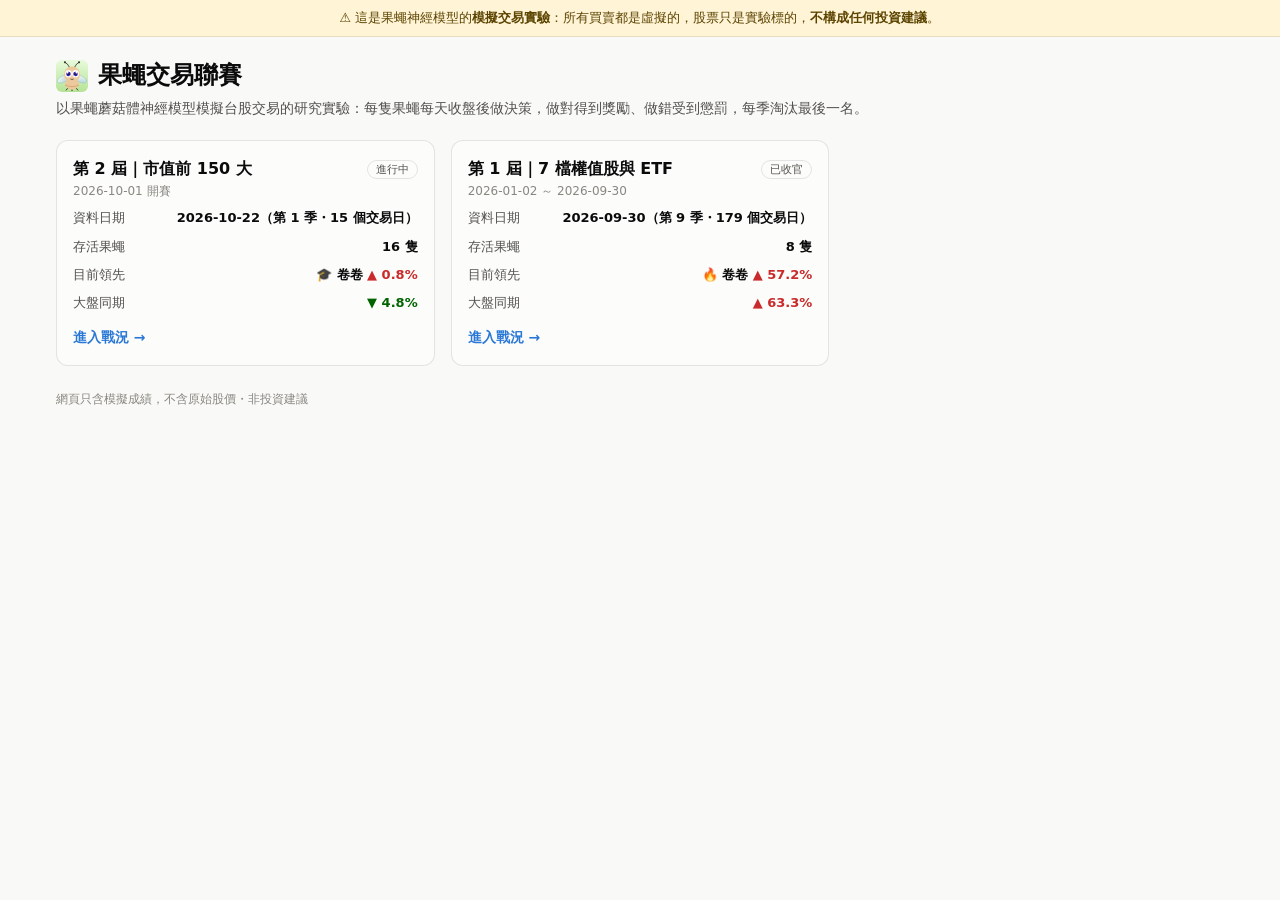
<file: docs/index.html>
<!doctype html><html lang="zh-Hant"><head><meta charset="utf-8"><meta name="viewport" content="width=device-width,initial-scale=1"><title>果蠅交易聯賽</title><style>:root {
  color-scheme: light;
  --page: #f9f9f7; --surface: #fcfcfb; --ink: #0b0b0b; --ink-2: #52514e; --muted: #898781;
  --grid: #e1e0d9; --axis: #c3c2b7; --border: rgba(11, 11, 11, .10); --context: #d9d8d1;
  --s1: #2a78d6; --s2: #eb6834; --s3: #1baf7a;
  --up: #c92a2a; --down: #006300; --track: #cde2fb; --fill: #2a78d6;
  --buy: #d03b3b; --sell: #0ca30c; --mid: #f0efec; --wash: rgba(42, 120, 214, .08);
  --warn-bg: #fff4d6; --warn-ink: #5c4400;
}
@media (prefers-color-scheme: dark) {
  :root:where(:not([data-theme="light"])) {
    color-scheme: dark;
    --page: #0d0d0d; --surface: #1a1a19; --ink: #ffffff; --ink-2: #c3c2b7; --muted: #898781;
    --grid: #2c2c2a; --axis: #383835; --border: rgba(255, 255, 255, .10); --context: #3a3a37;
    --s1: #3987e5; --s2: #d95926; --s3: #199e70;
    --up: #ff8787; --down: #0ca30c; --track: #104281; --fill: #3987e5;
    --mid: #383835; --wash: rgba(57, 135, 229, .14); --warn-bg: #3a2f10; --warn-ink: #ffe08a;
  }
}
:root[data-theme="dark"] {
  color-scheme: dark;
  --page: #0d0d0d; --surface: #1a1a19; --ink: #ffffff; --ink-2: #c3c2b7; --muted: #898781;
  --grid: #2c2c2a; --axis: #383835; --border: rgba(255, 255, 255, .10); --context: #3a3a37;
  --s1: #3987e5; --s2: #d95926; --s3: #199e70;
  --up: #ff8787; --down: #0ca30c; --track: #104281; --fill: #3987e5;
  --mid: #383835; --wash: rgba(57, 135, 229, .14); --warn-bg: #3a2f10; --warn-ink: #ffe08a;
}

* { box-sizing: border-box; }
[hidden] { display: none !important; }
body {
  margin: 0; background: var(--page); color: var(--ink);
  font: 14px/1.55 system-ui, -apple-system, "Segoe UI", "Microsoft JhengHei", "PingFang TC", sans-serif;
}
main { max-width: 1200px; margin: 0 auto; padding-inline: 16px; padding-block: 20px 64px; }
h1 { font-size: 24px; margin: 0; }
.brand { display: flex; align-items: center; gap: 10px; }
.back { display: inline-block; margin-bottom: 4px; color: var(--ink-2); text-decoration: none; }
.back:hover { text-decoration: underline; }
h2 { font-size: 16px; margin: 0 0 12px; }
section { margin-top: 20px; }
.small { font-size: 12px; font-weight: 400; }
.muted { color: var(--muted); }
.ink2 { color: var(--ink-2); }
.up { color: var(--up); }
.down { color: var(--down); }
.num { font-variant-numeric: tabular-nums; }

.disclaimer {
  position: sticky; top: 0; z-index: 5; background: var(--warn-bg); color: var(--warn-ink);
  padding-inline: 16px; padding-block: 8px; text-align: center; font-size: 13px;
  border-bottom: 1px solid var(--border);
}
.top { display: flex; justify-content: space-between; align-items: flex-start; gap: 12px; }
.sub { margin: 4px 0 0; color: var(--ink-2); }
button, input { font: inherit; color: inherit; }
.ghost { background: none; border: 1px solid var(--border); border-radius: 8px; padding: 4px 10px; cursor: pointer; }

.card { background: var(--surface); border: 1px solid var(--border); border-radius: 12px; padding: 16px; min-width: 0; }
.card-head { display: flex; justify-content: space-between; align-items: baseline; flex-wrap: wrap; gap: 8px; }
.split { display: grid; grid-template-columns: minmax(0, 2fr) minmax(0, 1fr); gap: 16px; }
.split.even { grid-template-columns: minmax(0, 1fr) minmax(0, 1fr); }
@media (max-width: 900px) { .split, .split.even { grid-template-columns: minmax(0, 1fr); } }
.scroll { overflow-x: auto; }

.kpis { display: grid; grid-template-columns: repeat(auto-fit, minmax(160px, 1fr)); gap: 12px; }
.kpi { background: var(--surface); border: 1px solid var(--border); border-radius: 12px; padding: 12px 14px; }
.kpi .label { color: var(--ink-2); font-size: 12px; }
.kpi .value { font-size: 22px; font-weight: 600; margin-top: 2px; }
.kpi .hint { color: var(--muted); font-size: 12px; }
.kpi.hero .value { display: flex; align-items: center; gap: 8px; }

.filters { display: flex; flex-wrap: wrap; gap: 8px; align-items: center; margin-top: 20px; }
.seg { display: inline-flex; border: 1px solid var(--border); border-radius: 8px; overflow: hidden; }
.seg button { background: var(--surface); border: 0; padding: 6px 12px; cursor: pointer; }
.seg button + button { border-left: 1px solid var(--border); }
.seg button[aria-pressed="true"] { background: var(--wash); font-weight: 600; }
#search { flex: 1 1 200px; min-width: 0; max-width: 320px; background: var(--surface); border: 1px solid var(--border); border-radius: 8px; padding: 6px 10px; }

.legend { display: flex; flex-wrap: wrap; gap: 12px; font-size: 12px; color: var(--ink-2); }
.legend span { display: inline-flex; align-items: center; gap: 6px; }
.key { display: inline-block; width: 16px; height: 2px; border-radius: 1px; }
.chart { position: relative; }
.chart svg { display: block; width: 100%; height: auto; touch-action: pan-y; }
.chart text { fill: var(--muted); font-size: 11px; font-variant-numeric: tabular-nums; }
.chart .gridline { stroke: var(--grid); stroke-width: 1; }
.chart .zero { stroke: var(--axis); stroke-width: 1; }
.chart .ctx { fill: none; stroke: var(--context); stroke-width: 1; }
.chart .series { fill: none; stroke-width: 2; stroke-linejoin: round; stroke-linecap: round; }
.chart .cross { stroke: var(--axis); stroke-width: 1; }
.chart .dot { stroke: var(--surface); stroke-width: 2; }
details { margin-top: 10px; }
summary { cursor: pointer; color: var(--ink-2); font-size: 13px; }

.tip {
  position: fixed; z-index: 10; pointer-events: none; background: var(--surface); color: var(--ink);
  border: 1px solid var(--border); border-radius: 8px; padding: 8px 10px; font-size: 12px;
  box-shadow: 0 4px 16px rgba(0, 0, 0, .12); max-width: 260px;
}
.tip .row { display: flex; align-items: center; gap: 8px; justify-content: space-between; }
.tip .row b { font-variant-numeric: tabular-nums; }
.tip .name { color: var(--ink-2); display: inline-flex; align-items: center; gap: 6px; }

table { border-collapse: collapse; width: 100%; font-size: 13px; }
th, td { padding: 8px; border-bottom: 1px solid var(--grid); text-align: right; white-space: nowrap; font-variant-numeric: tabular-nums; }
th { color: var(--ink-2); font-weight: 600; font-size: 12px; }
th.l, td.l { text-align: left; }
.board tbody tr { cursor: pointer; }
.board tbody tr:hover, .board tbody tr:focus-visible { background: var(--wash); outline: none; }
.board tr.selected { background: var(--wash); }
.board tr.out td { color: var(--muted); }
.who { display: flex; align-items: center; gap: 8px; }
.who small { color: var(--muted); }

.av { width: 32px; height: 32px; image-rendering: pixelated; border-radius: 6px; background: var(--page); flex: none; }
.av.lg { width: 72px; height: 72px; }
.av.xl { width: 96px; height: 96px; }
.tag { display: inline-block; font-size: 11px; border: 1px solid var(--border); border-radius: 999px; padding: 0 8px; color: var(--ink-2); }
.tag.out { color: var(--muted); }
.chip { display: inline-block; border: 1px solid var(--border); border-radius: 6px; padding: 1px 8px; margin: 2px 4px 2px 0; font-size: 12px; }
.chip.BUY::before { content: "▲ "; color: var(--buy); }
.chip.SELL::before { content: "▼ "; color: var(--sell); }

/* 角色卡：沿用卡片產生器的版型（正方形、上方編號、圖片框、名牌） */
.cards { display: grid; grid-template-columns: repeat(auto-fill, minmax(200px, 1fr)); gap: 18px; }
.fly {
  --up: #c92a2a; --down: #0b7a3b;
  background-image: linear-gradient(170deg, var(--from, #eee), var(--to, #ccc));
  border: 0; border-radius: 26px; padding: 14px; cursor: pointer; text-align: left; color: #1d1b19;
  display: flex; flex-direction: column; gap: 10px; box-shadow: 0 10px 24px rgba(29, 27, 25, .12);
  transition: transform .12s ease, box-shadow .12s ease;
}
.fly:hover, .fly:focus-visible { transform: translateY(-2px); outline: none; box-shadow: 0 14px 30px rgba(29, 27, 25, .2); }
.fly.selected { box-shadow: 0 0 0 3px var(--s1), 0 12px 26px rgba(29, 27, 25, .2); }
.fly.out { filter: grayscale(.5); opacity: .72; }
.card-top { display: flex; justify-content: space-between; align-items: center; gap: 6px; font-size: 11px;
  letter-spacing: .08em; color: rgba(29, 27, 25, .82); text-shadow: 0 1px 2px rgba(255, 255, 255, .6); font-variant-numeric: tabular-nums; }
/* 圖框：多層背景，稀有度越高層數越多（普卡 2 層、閃卡 3、金卡 4、彩虹卡 5） */
.card-art {
  --wash: radial-gradient(circle at 50% 34%, rgba(255, 255, 255, .92), rgba(255, 255, 255, .42) 58%, rgba(255, 255, 255, .12) 100%);
  --rays: repeating-conic-gradient(from 0deg at 50% 58%, rgba(255, 255, 255, .5) 0 5deg, rgba(255, 255, 255, 0) 5deg 13deg);
  --stars: radial-gradient(circle at 18% 22%, #fff 0 1.6px, transparent 2.2px),
    radial-gradient(circle at 80% 26%, #fff 0 1.3px, transparent 1.9px),
    radial-gradient(circle at 28% 78%, #fff 0 1.5px, transparent 2.1px),
    radial-gradient(circle at 74% 72%, #fff 0 1.2px, transparent 1.8px);
  --prism: conic-gradient(from calc(var(--angle, 0) * 1deg) at 50% 52%, rgba(255, 150, 200, .55), rgba(255, 220, 150, .55),
    rgba(180, 255, 220, .55), rgba(160, 210, 255, .55), rgba(210, 180, 255, .55), rgba(255, 150, 200, .55));
  border-radius: 18px; overflow: hidden; aspect-ratio: 1 / 1;
  background-color: rgba(255, 255, 255, .45); background-image: var(--wash);
}
.fly.holo .card-art { background-image: var(--rays), var(--wash); }
.fly.gold .card-art { background-image: var(--stars), var(--rays), var(--wash); }
.fly.rainbow .card-art { background-image: var(--stars), var(--rays), var(--prism), var(--wash); }
/* 角色圖邊緣柔化，方形底色融進卡面，後面的層次才看得到 */
.card-art img {
  width: 100%; height: 100%; object-fit: cover; display: block; position: relative; z-index: 2;
  -webkit-mask-image: radial-gradient(circle at 50% 46%, #000 54%, rgba(0, 0, 0, .55) 70%, transparent 84%);
  mask-image: radial-gradient(circle at 50% 46%, #000 54%, rgba(0, 0, 0, .55) 70%, transparent 84%);
}
/* 去背圖：不需要柔化，直接站在多層背景上，只加投影 */
.card-art img.cut {
  -webkit-mask-image: none; mask-image: none;
  object-fit: contain; padding: 6% 6% 4%;
  filter: drop-shadow(0 8px 10px rgba(29, 27, 25, .28));
}
/* 名牌：漸層、內光，稀有卡再加一道流動反光 */
.card-name {
  position: relative; overflow: hidden; border-radius: 999px; color: #fff; text-align: center;
  padding: 8px 6px; font-size: 19px; font-weight: 800; letter-spacing: .04em;
  background-color: var(--pill, #666);
  background-image: linear-gradient(180deg, rgba(255, 255, 255, .3), rgba(0, 0, 0, .14));
  box-shadow: inset 0 1px 0 rgba(255, 255, 255, .55), 0 2px 6px rgba(29, 27, 25, .18);
  text-shadow: 0 1px 2px rgba(0, 0, 0, .28);
}
.fly.holo .card-name::after, .fly.gold .card-name::after, .fly.rainbow .card-name::after {
  content: ""; position: absolute; inset: 0;
  background: linear-gradient(115deg, transparent 18%, rgba(255, 255, 255, .55) 42%, rgba(255, 255, 255, .15) 58%, transparent 78%);
  background-size: 260% 100%; background-position: var(--mx, 50%) 0;
}
.card-foot { display: flex; justify-content: space-between; align-items: center; gap: 8px; font-size: 12px; color: rgba(29, 27, 25, .74); }
.card-stats { display: grid; grid-template-columns: repeat(3, 1fr); gap: 4px; text-align: center; font-variant-numeric: tabular-nums; }
.card-stats div { background: rgba(255, 255, 255, .55); border-radius: 10px; padding: 4px 2px; }
.card-stats b { display: block; font-size: 13px; color: #1d1b19; }
.card-stats span { font-size: 10px; color: rgba(29, 27, 25, .6); }
.card-badges { display: flex; flex-wrap: wrap; gap: 4px; }
.card-badges span { background: rgba(255, 255, 255, .8); border-radius: 999px; padding: 1px 7px; font-size: 10.5px; color: #1d1b19; }

/* 全息卡效果（自製，不使用第三方素材）
   彩光只在卡面底層（邊框與間隙）流動，角色圖上僅疊一層柔和白色反光，不改變原圖顏色。 */
.fly { position: relative; overflow: hidden; }
.fly > * { position: relative; z-index: 2; }
.fly::before, .fly::after { content: ""; position: absolute; inset: 0; border-radius: inherit; pointer-events: none; z-index: 1; opacity: 0; transition: opacity .25s ease; }
/* 光暈：範圍大、邊緣柔和，不要集中成一個亮點 */
.fly::before {
  background: radial-gradient(circle at var(--mx, 50%) var(--my, 50%),
    rgba(255, 255, 255, .42) 0%, rgba(255, 255, 255, .22) 30%, rgba(255, 255, 255, .08) 55%, transparent 82%);
}
.fly:hover::before, .fly:focus-visible::before { opacity: 1; }
.fly.holo::after, .fly.gold::after, .fly.rainbow::after { opacity: .8; }
/* 彩光：平滑漸層，不用條紋 */
.fly.holo::after {
  background: linear-gradient(118deg, #ffa8d8 0%, #ffd9a0 22%, #fff5b0 40%, #a8f5d8 58%, #9fd8ff 76%, #cbb8ff 100%);
  background-size: 300% 300%; background-position: var(--mx, 50%) var(--my, 50%);
  filter: blur(8px); transform: scale(1.06);
}
.fly.gold::after {
  background:
    radial-gradient(circle at 25% 35%, rgba(255, 255, 255, .85) 0 1px, transparent 2.2px),
    linear-gradient(118deg, #f6cf62 0%, #ffe9a8 24%, #fffbe8 44%, #c9992a 70%, #ffdf8e 100%);
  background-size: 38px 38px, 300% 300%;
  background-position: var(--mx, 50%) var(--my, 50%);
  filter: blur(4px) saturate(1.15); transform: scale(1.04);
}
.fly.rainbow::after {
  background: conic-gradient(from calc(var(--angle, 0) * 1deg),
    #ffb3d1, #ffd9a8, #fff3b0, #b5f2d2, #a8dcff, #cdbcff, #ffb3d1);
  filter: blur(12px); transform: scale(1.12);
}
/* 角色圖：只加反光，不染色 */
.card-art { position: relative; z-index: 3; }
.card-art::after {
  content: ""; position: absolute; inset: 0; pointer-events: none; opacity: 0; transition: opacity .25s ease;
  background: radial-gradient(circle at var(--mx, 50%) var(--my, 50%),
    rgba(255, 255, 255, .3) 0%, rgba(255, 255, 255, .14) 35%, transparent 78%);
  mix-blend-mode: screen;
}
.fly:hover .card-art::after { opacity: 1; }
.fly.holo .card-art::after, .fly.gold .card-art::after, .fly.rainbow .card-art::after { opacity: .45; }
.tier { font-size: 10.5px; letter-spacing: .06em; }
@media (prefers-reduced-motion: reduce) { .fly { transition: none; } }

.traits { display: grid; grid-template-columns: 4em minmax(0, 1fr); gap: 4px 8px; align-items: center; font-size: 12px; color: var(--ink-2); }
.meter { height: 6px; border-radius: 3px; background: var(--track); overflow: hidden; }
.meter i { display: block; height: 100%; background: var(--fill); border-radius: 3px; }
.lean { position: relative; height: 6px; border-radius: 3px; background: var(--mid); }
.lean i { position: absolute; top: 0; height: 100%; border-radius: 3px; }
.lean::after { content: ""; position: absolute; left: 50%; top: -2px; width: 1px; height: 10px; background: var(--axis); }

#detail .hero { display: flex; gap: 14px; align-items: center; }
#detail h3 { margin: 0; font-size: 18px; }
#detail .section { margin-top: 14px; }
#detail .section h4 { margin: 0 0 6px; font-size: 12px; color: var(--ink-2); font-weight: 600; }
#detail .grid { display: grid; grid-template-columns: 1fr 1fr; gap: 6px 12px; font-size: 13px; }
#detail .grid span { color: var(--ink-2); }
#detail table td, #detail table th { padding: 4px 6px; }

.tree ul { list-style: none; margin: 0; padding-left: 18px; border-left: 1px solid var(--grid); }
.tree > ul { padding-left: 0; border-left: 0; }
.tree li { margin: 6px 0; }
.tree .node { display: inline-flex; align-items: center; gap: 6px; background: none; border: 0; padding: 2px 4px; cursor: pointer; border-radius: 6px; }
.tree .node:hover { background: var(--wash); }
.tree .node .av { width: 20px; height: 20px; }
.tree .ghostnode { color: var(--muted); font-size: 12px; }

.timeline { list-style: none; margin: 0; padding: 0; }
.timeline li { display: flex; gap: 10px; align-items: center; padding: 6px 0; border-bottom: 1px solid var(--grid); }
.timeline .when { color: var(--muted); font-size: 12px; min-width: 7.5em; }
.about p { color: var(--ink-2); margin: 6px 0; }
footer { margin-top: 24px; }

.seasons { display: grid; grid-template-columns: repeat(auto-fill, minmax(300px, 1fr)); gap: 16px; margin-top: 20px; }
.season .head { display: flex; justify-content: space-between; align-items: center; gap: 8px; }
.season h2 { margin: 0; }
.season .stat { display: flex; justify-content: space-between; gap: 8px; margin-top: 8px; font-size: 13px; }
.enter { display: inline-block; margin-top: 14px; color: var(--s1); font-weight: 600; text-decoration: none; }
.enter:hover { text-decoration: underline; }
</style></head><body><div class="disclaimer" role="note">⚠️ 這是果蠅神經模型的<strong>模擬交易實驗</strong>：所有買賣都是虛擬的，股票只是實驗標的，<strong>不構成任何投資建議</strong>。</div><main><header class="top"><div><h1 class="brand"><img class="av" src="logo.svg" alt=""><span>果蠅交易聯賽</span></h1><p class="sub">以果蠅蘑菇體神經模型模擬台股交易的研究實驗：每隻果蠅每天收盤後做決策，做對得到獎勵、做錯受到懲罰，每季淘汰最後一名。</p></div></header><section class='seasons'><article class='card season'><div class='head'><h2>第 2 屆｜市值前 150 大</h2><span class='tag'>進行中</span></div><div class='muted small'>2026-10-01 開賽</div><div class='stat'><span class='ink2'>資料日期</span><b>2026-10-22（第 1 季・15 個交易日）</b></div><div class='stat'><span class='ink2'>存活果蠅</span><b>16 隻</b></div><div class='stat'><span class='ink2'>目前領先</span><b>🎓 卷卷 <span class='up'>▲ 0.8%</span></b></div><div class='stat'><span class='ink2'>大盤同期</span><b><span class='down'>▼ 4.8%</span></b></div><a class='enter' href='season2-top150/'>進入戰況 →</a></article><article class='card season'><div class='head'><h2>第 1 屆｜7 檔權值股與 ETF</h2><span class='tag'>已收官</span></div><div class='muted small'>2026-01-02 ～ 2026-09-30</div><div class='stat'><span class='ink2'>資料日期</span><b>2026-09-30（第 9 季・179 個交易日）</b></div><div class='stat'><span class='ink2'>存活果蠅</span><b>8 隻</b></div><div class='stat'><span class='ink2'>目前領先</span><b>🔥 卷卷 <span class='up'>▲ 57.2%</span></b></div><div class='stat'><span class='ink2'>大盤同期</span><b><span class='up'>▲ 63.3%</span></b></div><a class='enter' href='survivors-2026/'>進入戰況 →</a></article></section><footer class="muted small">網頁只含模擬成績，不含原始股價・非投資建議</footer></main></body></html>
</file>
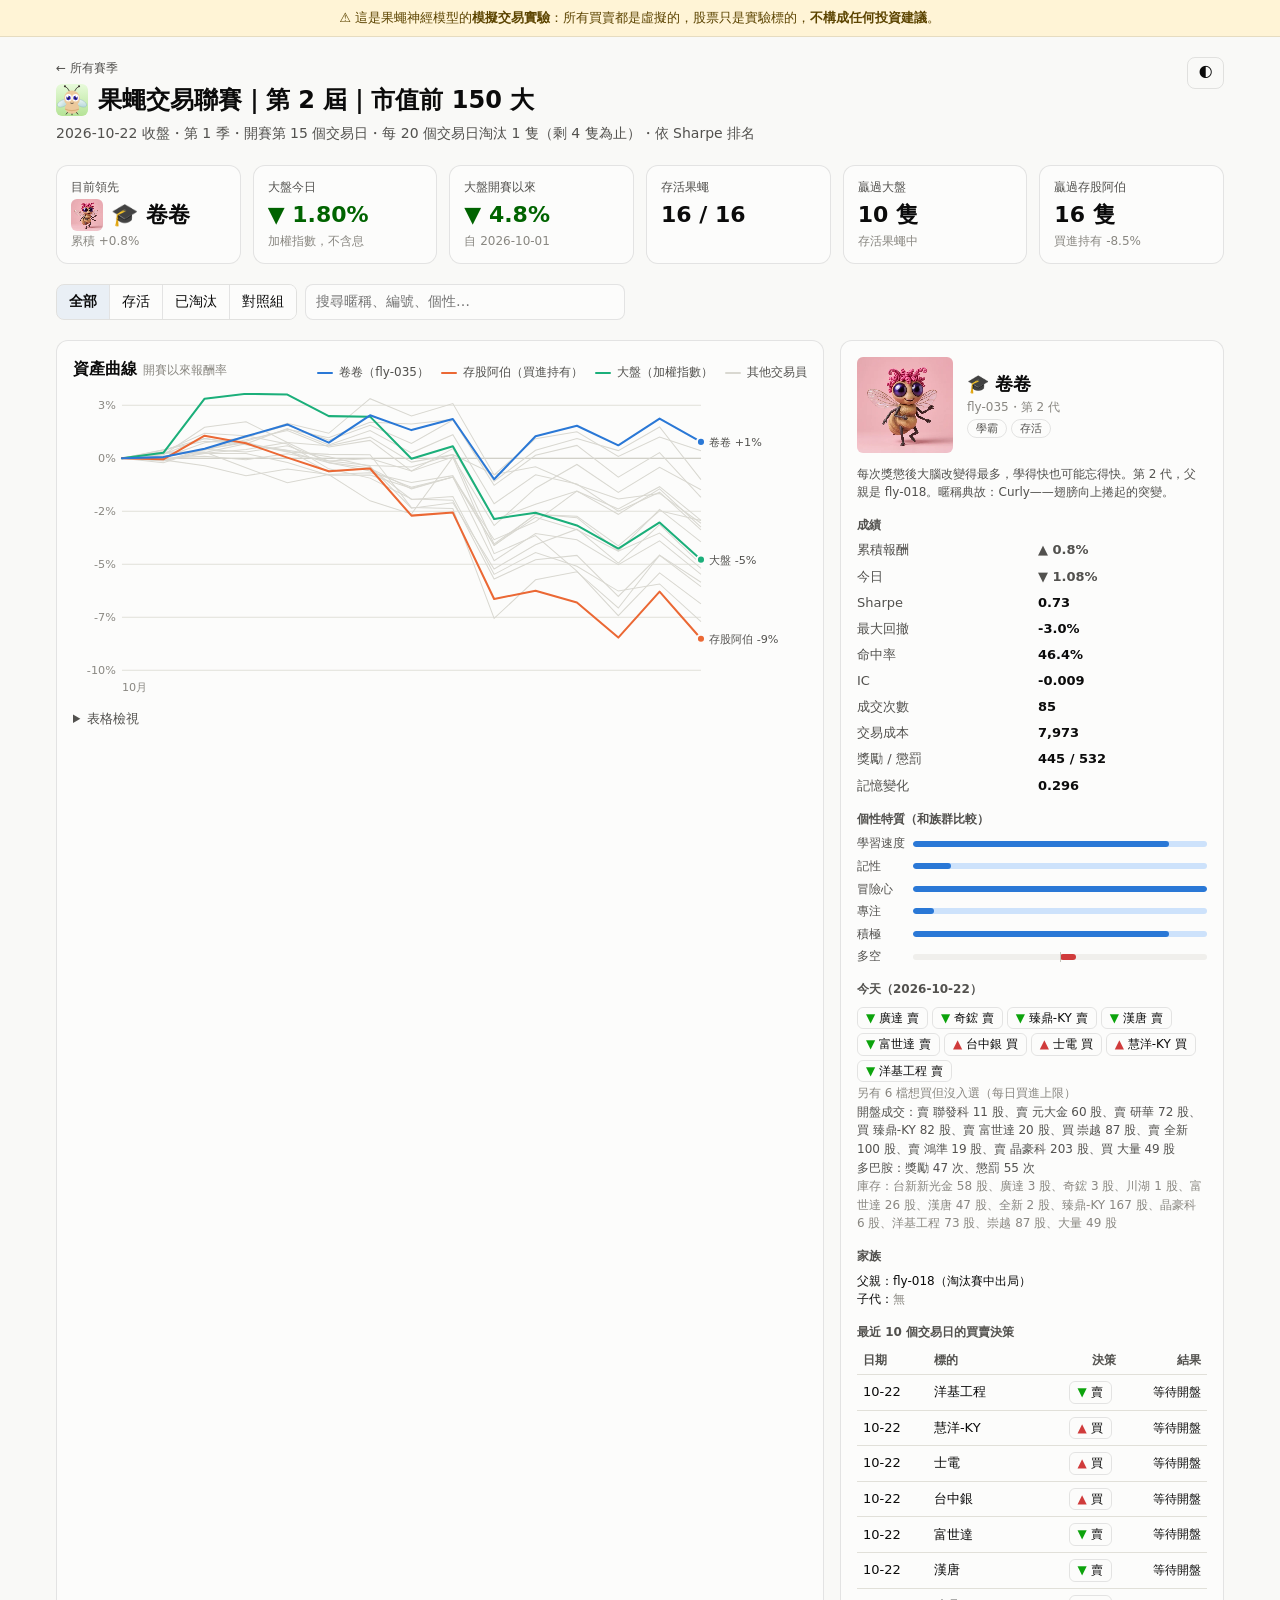
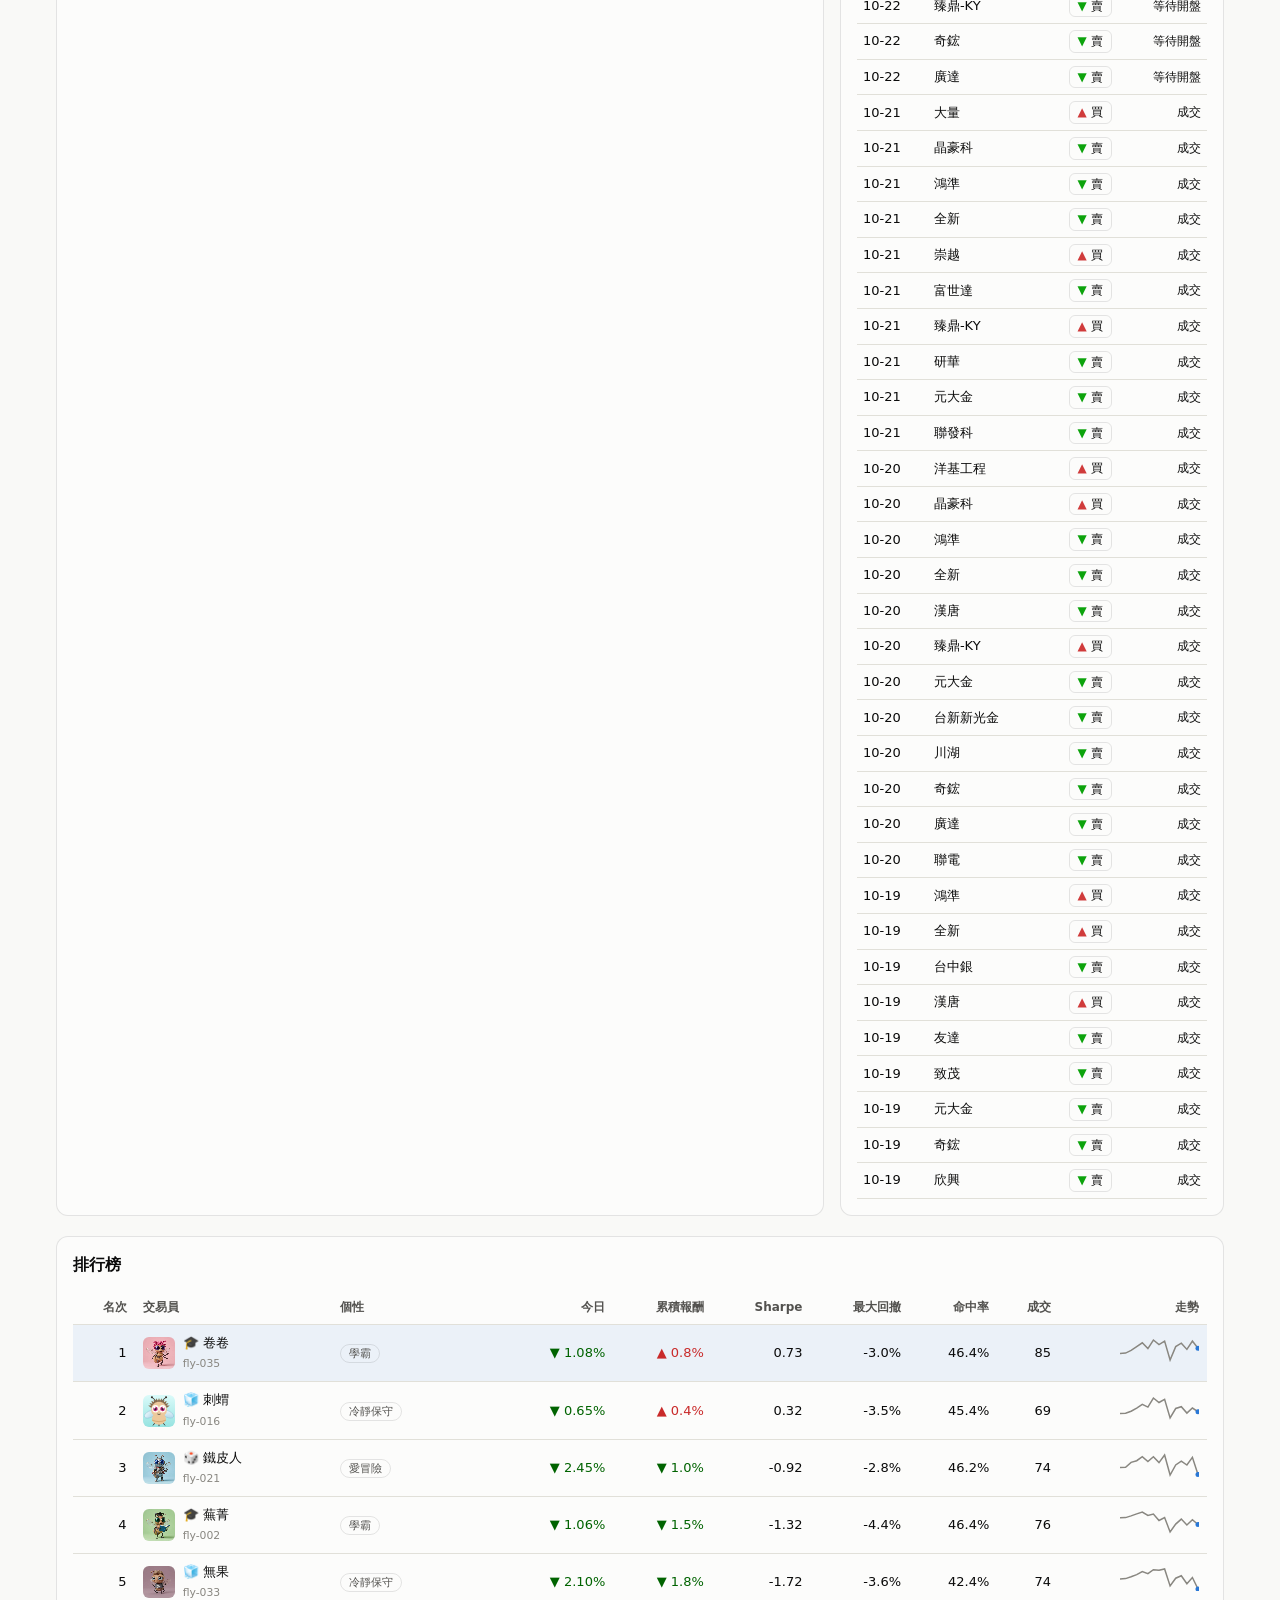
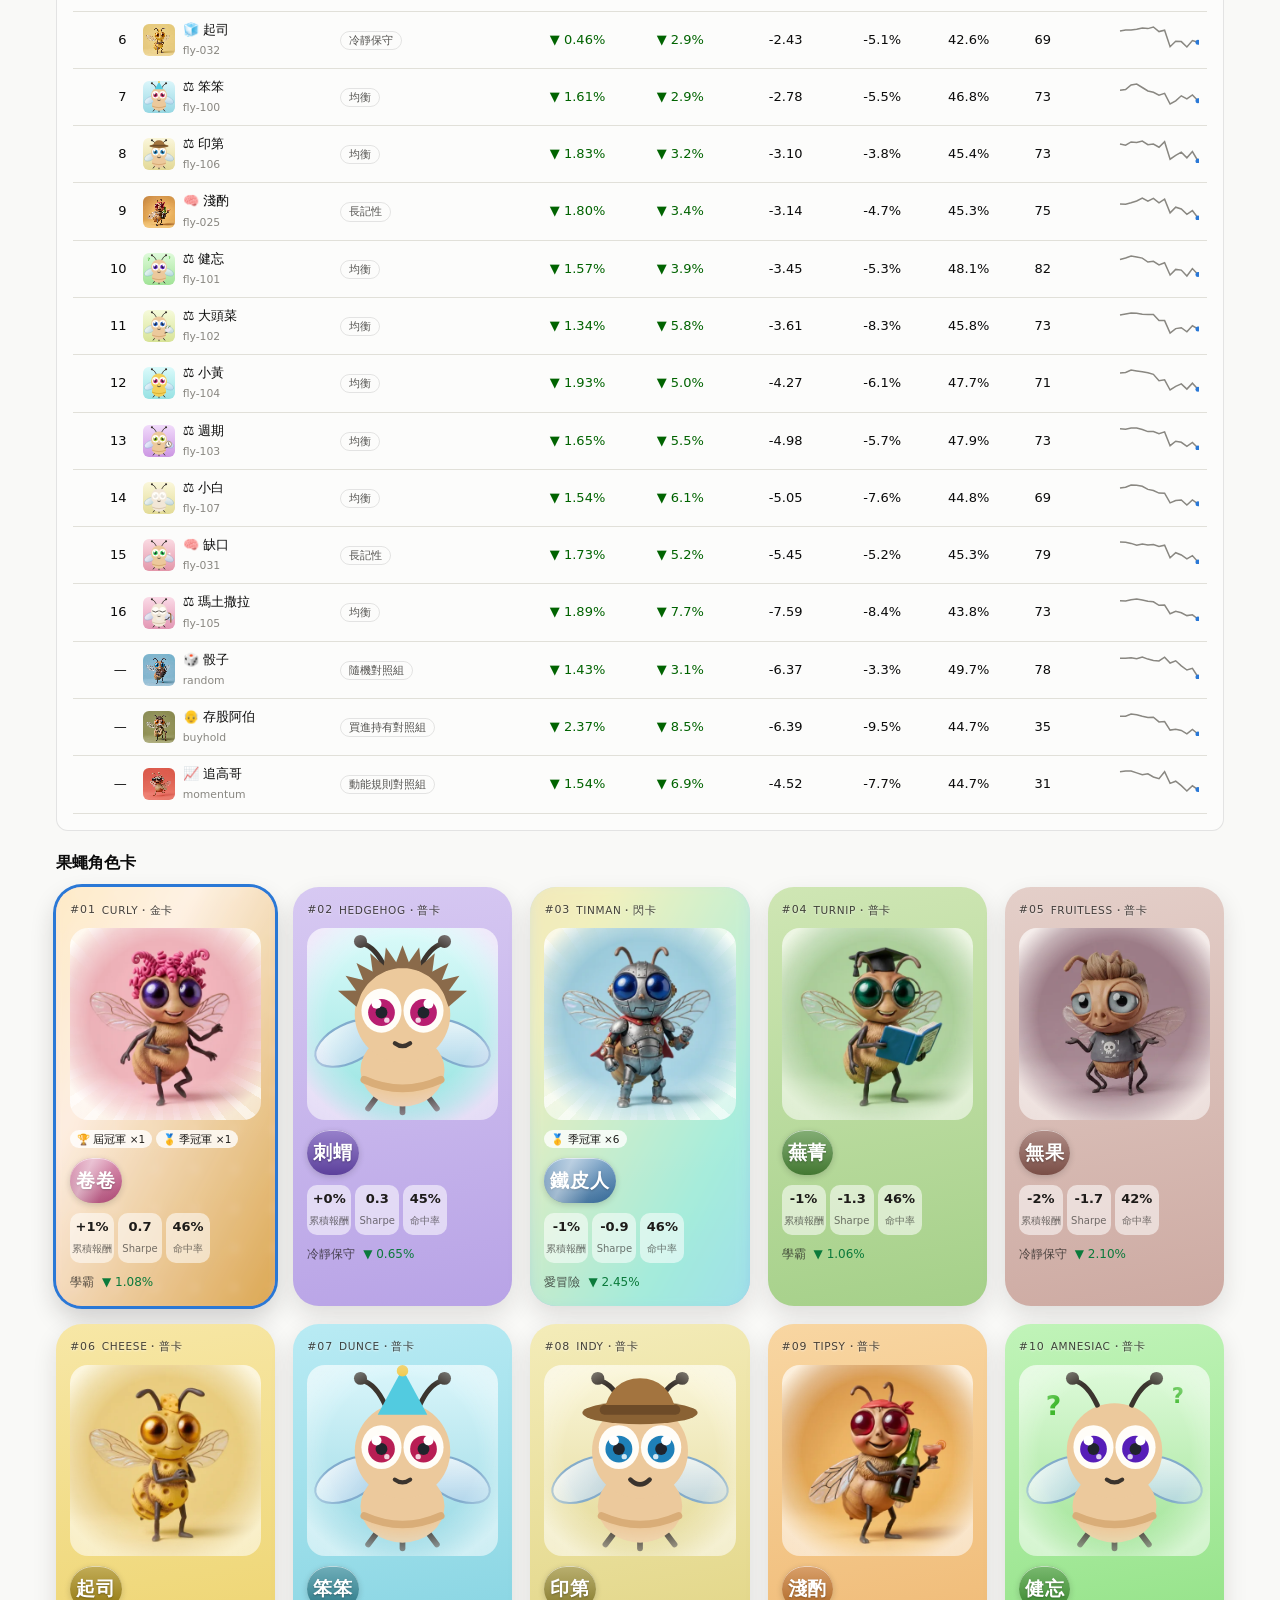
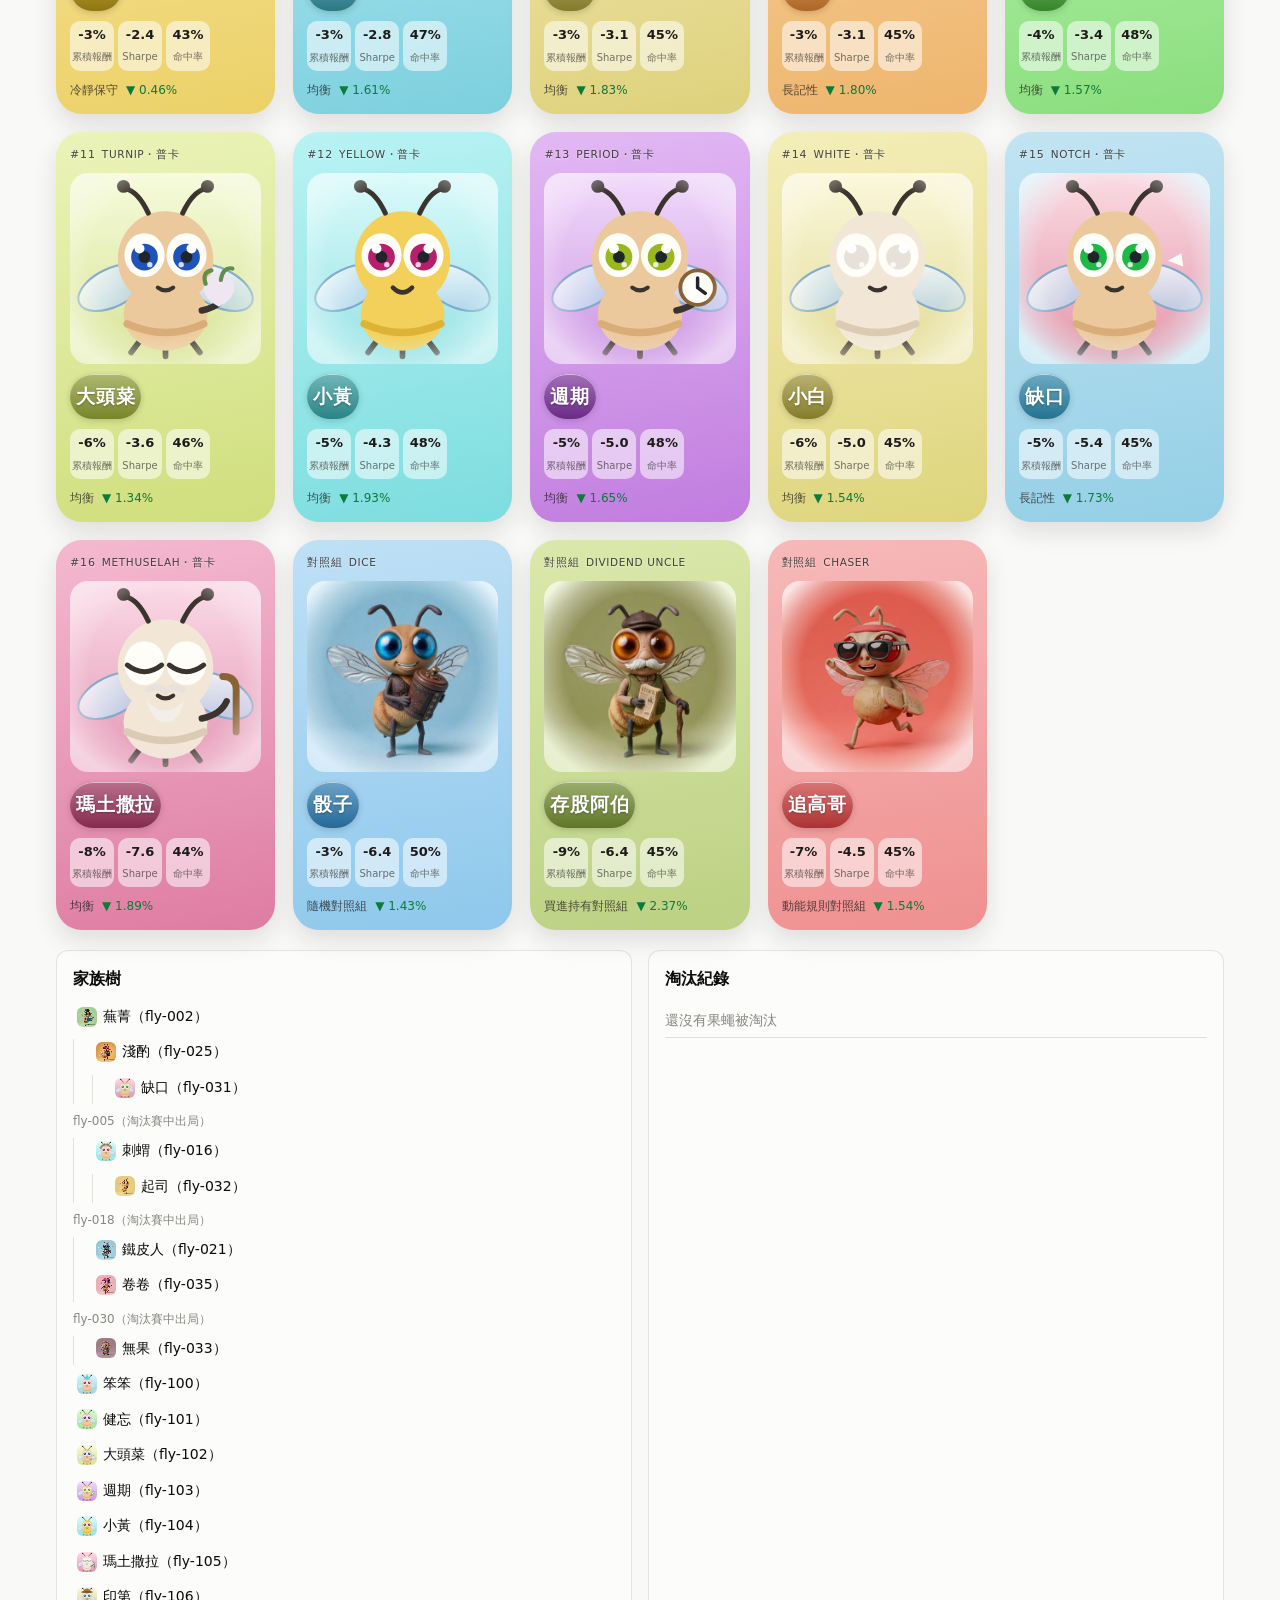
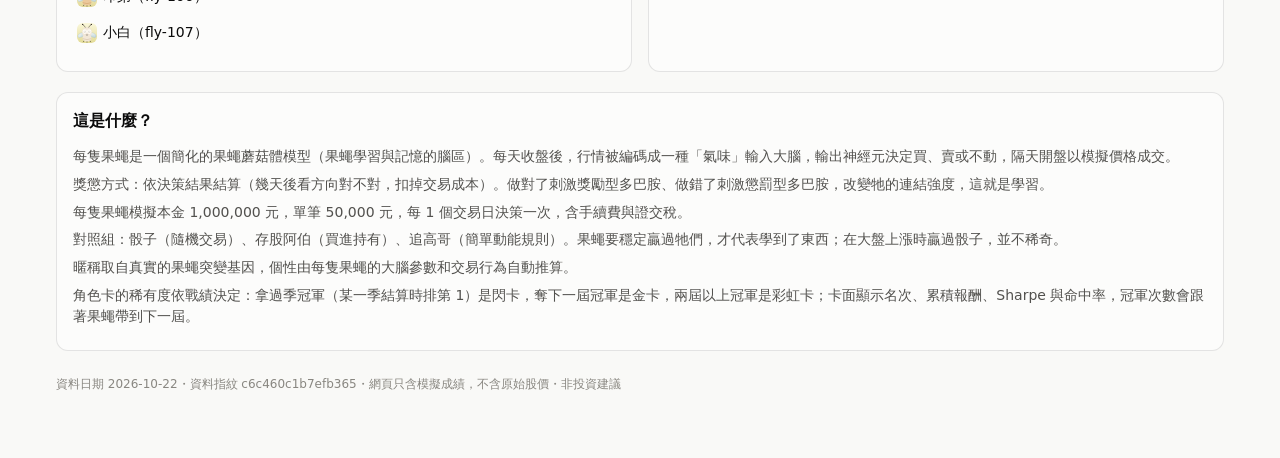
<file: docs/season2-top150/index.html>
<!doctype html>
<html lang="zh-Hant">
<head>
<meta charset="utf-8">
<meta name="viewport" content="width=device-width,initial-scale=1">
<title>果蠅交易聯賽｜第 2 屆｜市值前 150 大</title>
<style>:root {
  color-scheme: light;
  --page: #f9f9f7; --surface: #fcfcfb; --ink: #0b0b0b; --ink-2: #52514e; --muted: #898781;
  --grid: #e1e0d9; --axis: #c3c2b7; --border: rgba(11, 11, 11, .10); --context: #d9d8d1;
  --s1: #2a78d6; --s2: #eb6834; --s3: #1baf7a;
  --up: #c92a2a; --down: #006300; --track: #cde2fb; --fill: #2a78d6;
  --buy: #d03b3b; --sell: #0ca30c; --mid: #f0efec; --wash: rgba(42, 120, 214, .08);
  --warn-bg: #fff4d6; --warn-ink: #5c4400;
}
@media (prefers-color-scheme: dark) {
  :root:where(:not([data-theme="light"])) {
    color-scheme: dark;
    --page: #0d0d0d; --surface: #1a1a19; --ink: #ffffff; --ink-2: #c3c2b7; --muted: #898781;
    --grid: #2c2c2a; --axis: #383835; --border: rgba(255, 255, 255, .10); --context: #3a3a37;
    --s1: #3987e5; --s2: #d95926; --s3: #199e70;
    --up: #ff8787; --down: #0ca30c; --track: #104281; --fill: #3987e5;
    --mid: #383835; --wash: rgba(57, 135, 229, .14); --warn-bg: #3a2f10; --warn-ink: #ffe08a;
  }
}
:root[data-theme="dark"] {
  color-scheme: dark;
  --page: #0d0d0d; --surface: #1a1a19; --ink: #ffffff; --ink-2: #c3c2b7; --muted: #898781;
  --grid: #2c2c2a; --axis: #383835; --border: rgba(255, 255, 255, .10); --context: #3a3a37;
  --s1: #3987e5; --s2: #d95926; --s3: #199e70;
  --up: #ff8787; --down: #0ca30c; --track: #104281; --fill: #3987e5;
  --mid: #383835; --wash: rgba(57, 135, 229, .14); --warn-bg: #3a2f10; --warn-ink: #ffe08a;
}

* { box-sizing: border-box; }
[hidden] { display: none !important; }
body {
  margin: 0; background: var(--page); color: var(--ink);
  font: 14px/1.55 system-ui, -apple-system, "Segoe UI", "Microsoft JhengHei", "PingFang TC", sans-serif;
}
main { max-width: 1200px; margin: 0 auto; padding-inline: 16px; padding-block: 20px 64px; }
h1 { font-size: 24px; margin: 0; }
.brand { display: flex; align-items: center; gap: 10px; }
.back { display: inline-block; margin-bottom: 4px; color: var(--ink-2); text-decoration: none; }
.back:hover { text-decoration: underline; }
h2 { font-size: 16px; margin: 0 0 12px; }
section { margin-top: 20px; }
.small { font-size: 12px; font-weight: 400; }
.muted { color: var(--muted); }
.ink2 { color: var(--ink-2); }
.up { color: var(--up); }
.down { color: var(--down); }
.num { font-variant-numeric: tabular-nums; }

.disclaimer {
  position: sticky; top: 0; z-index: 5; background: var(--warn-bg); color: var(--warn-ink);
  padding-inline: 16px; padding-block: 8px; text-align: center; font-size: 13px;
  border-bottom: 1px solid var(--border);
}
.top { display: flex; justify-content: space-between; align-items: flex-start; gap: 12px; }
.sub { margin: 4px 0 0; color: var(--ink-2); }
button, input { font: inherit; color: inherit; }
.ghost { background: none; border: 1px solid var(--border); border-radius: 8px; padding: 4px 10px; cursor: pointer; }

.card { background: var(--surface); border: 1px solid var(--border); border-radius: 12px; padding: 16px; min-width: 0; }
.card-head { display: flex; justify-content: space-between; align-items: baseline; flex-wrap: wrap; gap: 8px; }
.split { display: grid; grid-template-columns: minmax(0, 2fr) minmax(0, 1fr); gap: 16px; }
.split.even { grid-template-columns: minmax(0, 1fr) minmax(0, 1fr); }
@media (max-width: 900px) { .split, .split.even { grid-template-columns: minmax(0, 1fr); } }
.scroll { overflow-x: auto; }

.kpis { display: grid; grid-template-columns: repeat(auto-fit, minmax(160px, 1fr)); gap: 12px; }
.kpi { background: var(--surface); border: 1px solid var(--border); border-radius: 12px; padding: 12px 14px; }
.kpi .label { color: var(--ink-2); font-size: 12px; }
.kpi .value { font-size: 22px; font-weight: 600; margin-top: 2px; }
.kpi .hint { color: var(--muted); font-size: 12px; }
.kpi.hero .value { display: flex; align-items: center; gap: 8px; }

.filters { display: flex; flex-wrap: wrap; gap: 8px; align-items: center; margin-top: 20px; }
.seg { display: inline-flex; border: 1px solid var(--border); border-radius: 8px; overflow: hidden; }
.seg button { background: var(--surface); border: 0; padding: 6px 12px; cursor: pointer; }
.seg button + button { border-left: 1px solid var(--border); }
.seg button[aria-pressed="true"] { background: var(--wash); font-weight: 600; }
#search { flex: 1 1 200px; min-width: 0; max-width: 320px; background: var(--surface); border: 1px solid var(--border); border-radius: 8px; padding: 6px 10px; }

.legend { display: flex; flex-wrap: wrap; gap: 12px; font-size: 12px; color: var(--ink-2); }
.legend span { display: inline-flex; align-items: center; gap: 6px; }
.key { display: inline-block; width: 16px; height: 2px; border-radius: 1px; }
.chart { position: relative; }
.chart svg { display: block; width: 100%; height: auto; touch-action: pan-y; }
.chart text { fill: var(--muted); font-size: 11px; font-variant-numeric: tabular-nums; }
.chart .gridline { stroke: var(--grid); stroke-width: 1; }
.chart .zero { stroke: var(--axis); stroke-width: 1; }
.chart .ctx { fill: none; stroke: var(--context); stroke-width: 1; }
.chart .series { fill: none; stroke-width: 2; stroke-linejoin: round; stroke-linecap: round; }
.chart .cross { stroke: var(--axis); stroke-width: 1; }
.chart .dot { stroke: var(--surface); stroke-width: 2; }
details { margin-top: 10px; }
summary { cursor: pointer; color: var(--ink-2); font-size: 13px; }

.tip {
  position: fixed; z-index: 10; pointer-events: none; background: var(--surface); color: var(--ink);
  border: 1px solid var(--border); border-radius: 8px; padding: 8px 10px; font-size: 12px;
  box-shadow: 0 4px 16px rgba(0, 0, 0, .12); max-width: 260px;
}
.tip .row { display: flex; align-items: center; gap: 8px; justify-content: space-between; }
.tip .row b { font-variant-numeric: tabular-nums; }
.tip .name { color: var(--ink-2); display: inline-flex; align-items: center; gap: 6px; }

table { border-collapse: collapse; width: 100%; font-size: 13px; }
th, td { padding: 8px; border-bottom: 1px solid var(--grid); text-align: right; white-space: nowrap; font-variant-numeric: tabular-nums; }
th { color: var(--ink-2); font-weight: 600; font-size: 12px; }
th.l, td.l { text-align: left; }
.board tbody tr { cursor: pointer; }
.board tbody tr:hover, .board tbody tr:focus-visible { background: var(--wash); outline: none; }
.board tr.selected { background: var(--wash); }
.board tr.out td { color: var(--muted); }
.who { display: flex; align-items: center; gap: 8px; }
.who small { color: var(--muted); }

.av { width: 32px; height: 32px; image-rendering: pixelated; border-radius: 6px; background: var(--page); flex: none; }
.av.lg { width: 72px; height: 72px; }
.av.xl { width: 96px; height: 96px; }
.tag { display: inline-block; font-size: 11px; border: 1px solid var(--border); border-radius: 999px; padding: 0 8px; color: var(--ink-2); }
.tag.out { color: var(--muted); }
.chip { display: inline-block; border: 1px solid var(--border); border-radius: 6px; padding: 1px 8px; margin: 2px 4px 2px 0; font-size: 12px; }
.chip.BUY::before { content: "▲ "; color: var(--buy); }
.chip.SELL::before { content: "▼ "; color: var(--sell); }

/* 角色卡：沿用卡片產生器的版型（正方形、上方編號、圖片框、名牌） */
.cards { display: grid; grid-template-columns: repeat(auto-fill, minmax(200px, 1fr)); gap: 18px; }
.fly {
  --up: #c92a2a; --down: #0b7a3b;
  background-image: linear-gradient(170deg, var(--from, #eee), var(--to, #ccc));
  border: 0; border-radius: 26px; padding: 14px; cursor: pointer; text-align: left; color: #1d1b19;
  display: flex; flex-direction: column; gap: 10px; box-shadow: 0 10px 24px rgba(29, 27, 25, .12);
  transition: transform .12s ease, box-shadow .12s ease;
}
.fly:hover, .fly:focus-visible { transform: translateY(-2px); outline: none; box-shadow: 0 14px 30px rgba(29, 27, 25, .2); }
.fly.selected { box-shadow: 0 0 0 3px var(--s1), 0 12px 26px rgba(29, 27, 25, .2); }
.fly.out { filter: grayscale(.5); opacity: .72; }
.card-top { display: flex; justify-content: space-between; align-items: center; gap: 6px; font-size: 11px;
  letter-spacing: .08em; color: rgba(29, 27, 25, .82); text-shadow: 0 1px 2px rgba(255, 255, 255, .6); font-variant-numeric: tabular-nums; }
/* 圖框：多層背景，稀有度越高層數越多（普卡 2 層、閃卡 3、金卡 4、彩虹卡 5） */
.card-art {
  --wash: radial-gradient(circle at 50% 34%, rgba(255, 255, 255, .92), rgba(255, 255, 255, .42) 58%, rgba(255, 255, 255, .12) 100%);
  --rays: repeating-conic-gradient(from 0deg at 50% 58%, rgba(255, 255, 255, .5) 0 5deg, rgba(255, 255, 255, 0) 5deg 13deg);
  --stars: radial-gradient(circle at 18% 22%, #fff 0 1.6px, transparent 2.2px),
    radial-gradient(circle at 80% 26%, #fff 0 1.3px, transparent 1.9px),
    radial-gradient(circle at 28% 78%, #fff 0 1.5px, transparent 2.1px),
    radial-gradient(circle at 74% 72%, #fff 0 1.2px, transparent 1.8px);
  --prism: conic-gradient(from calc(var(--angle, 0) * 1deg) at 50% 52%, rgba(255, 150, 200, .55), rgba(255, 220, 150, .55),
    rgba(180, 255, 220, .55), rgba(160, 210, 255, .55), rgba(210, 180, 255, .55), rgba(255, 150, 200, .55));
  border-radius: 18px; overflow: hidden; aspect-ratio: 1 / 1;
  background-color: rgba(255, 255, 255, .45); background-image: var(--wash);
}
.fly.holo .card-art { background-image: var(--rays), var(--wash); }
.fly.gold .card-art { background-image: var(--stars), var(--rays), var(--wash); }
.fly.rainbow .card-art { background-image: var(--stars), var(--rays), var(--prism), var(--wash); }
/* 角色圖邊緣柔化，方形底色融進卡面，後面的層次才看得到 */
.card-art img {
  width: 100%; height: 100%; object-fit: cover; display: block; position: relative; z-index: 2;
  -webkit-mask-image: radial-gradient(circle at 50% 46%, #000 54%, rgba(0, 0, 0, .55) 70%, transparent 84%);
  mask-image: radial-gradient(circle at 50% 46%, #000 54%, rgba(0, 0, 0, .55) 70%, transparent 84%);
}
/* 去背圖：不需要柔化，直接站在多層背景上，只加投影 */
.card-art img.cut {
  -webkit-mask-image: none; mask-image: none;
  object-fit: contain; padding: 6% 6% 4%;
  filter: drop-shadow(0 8px 10px rgba(29, 27, 25, .28));
}
/* 名牌：漸層、內光，稀有卡再加一道流動反光 */
.card-name {
  position: relative; overflow: hidden; border-radius: 999px; color: #fff; text-align: center;
  padding: 8px 6px; font-size: 19px; font-weight: 800; letter-spacing: .04em;
  background-color: var(--pill, #666);
  background-image: linear-gradient(180deg, rgba(255, 255, 255, .3), rgba(0, 0, 0, .14));
  box-shadow: inset 0 1px 0 rgba(255, 255, 255, .55), 0 2px 6px rgba(29, 27, 25, .18);
  text-shadow: 0 1px 2px rgba(0, 0, 0, .28);
}
.fly.holo .card-name::after, .fly.gold .card-name::after, .fly.rainbow .card-name::after {
  content: ""; position: absolute; inset: 0;
  background: linear-gradient(115deg, transparent 18%, rgba(255, 255, 255, .55) 42%, rgba(255, 255, 255, .15) 58%, transparent 78%);
  background-size: 260% 100%; background-position: var(--mx, 50%) 0;
}
.card-foot { display: flex; justify-content: space-between; align-items: center; gap: 8px; font-size: 12px; color: rgba(29, 27, 25, .74); }
.card-stats { display: grid; grid-template-columns: repeat(3, 1fr); gap: 4px; text-align: center; font-variant-numeric: tabular-nums; }
.card-stats div { background: rgba(255, 255, 255, .55); border-radius: 10px; padding: 4px 2px; }
.card-stats b { display: block; font-size: 13px; color: #1d1b19; }
.card-stats span { font-size: 10px; color: rgba(29, 27, 25, .6); }
.card-badges { display: flex; flex-wrap: wrap; gap: 4px; }
.card-badges span { background: rgba(255, 255, 255, .8); border-radius: 999px; padding: 1px 7px; font-size: 10.5px; color: #1d1b19; }

/* 全息卡效果（自製，不使用第三方素材）
   彩光只在卡面底層（邊框與間隙）流動，角色圖上僅疊一層柔和白色反光，不改變原圖顏色。 */
.fly { position: relative; overflow: hidden; }
.fly > * { position: relative; z-index: 2; }
.fly::before, .fly::after { content: ""; position: absolute; inset: 0; border-radius: inherit; pointer-events: none; z-index: 1; opacity: 0; transition: opacity .25s ease; }
/* 光暈：範圍大、邊緣柔和，不要集中成一個亮點 */
.fly::before {
  background: radial-gradient(circle at var(--mx, 50%) var(--my, 50%),
    rgba(255, 255, 255, .42) 0%, rgba(255, 255, 255, .22) 30%, rgba(255, 255, 255, .08) 55%, transparent 82%);
}
.fly:hover::before, .fly:focus-visible::before { opacity: 1; }
.fly.holo::after, .fly.gold::after, .fly.rainbow::after { opacity: .8; }
/* 彩光：平滑漸層，不用條紋 */
.fly.holo::after {
  background: linear-gradient(118deg, #ffa8d8 0%, #ffd9a0 22%, #fff5b0 40%, #a8f5d8 58%, #9fd8ff 76%, #cbb8ff 100%);
  background-size: 300% 300%; background-position: var(--mx, 50%) var(--my, 50%);
  filter: blur(8px); transform: scale(1.06);
}
.fly.gold::after {
  background:
    radial-gradient(circle at 25% 35%, rgba(255, 255, 255, .85) 0 1px, transparent 2.2px),
    linear-gradient(118deg, #f6cf62 0%, #ffe9a8 24%, #fffbe8 44%, #c9992a 70%, #ffdf8e 100%);
  background-size: 38px 38px, 300% 300%;
  background-position: var(--mx, 50%) var(--my, 50%);
  filter: blur(4px) saturate(1.15); transform: scale(1.04);
}
.fly.rainbow::after {
  background: conic-gradient(from calc(var(--angle, 0) * 1deg),
    #ffb3d1, #ffd9a8, #fff3b0, #b5f2d2, #a8dcff, #cdbcff, #ffb3d1);
  filter: blur(12px); transform: scale(1.12);
}
/* 角色圖：只加反光，不染色 */
.card-art { position: relative; z-index: 3; }
.card-art::after {
  content: ""; position: absolute; inset: 0; pointer-events: none; opacity: 0; transition: opacity .25s ease;
  background: radial-gradient(circle at var(--mx, 50%) var(--my, 50%),
    rgba(255, 255, 255, .3) 0%, rgba(255, 255, 255, .14) 35%, transparent 78%);
  mix-blend-mode: screen;
}
.fly:hover .card-art::after { opacity: 1; }
.fly.holo .card-art::after, .fly.gold .card-art::after, .fly.rainbow .card-art::after { opacity: .45; }
.tier { font-size: 10.5px; letter-spacing: .06em; }
@media (prefers-reduced-motion: reduce) { .fly { transition: none; } }

.traits { display: grid; grid-template-columns: 4em minmax(0, 1fr); gap: 4px 8px; align-items: center; font-size: 12px; color: var(--ink-2); }
.meter { height: 6px; border-radius: 3px; background: var(--track); overflow: hidden; }
.meter i { display: block; height: 100%; background: var(--fill); border-radius: 3px; }
.lean { position: relative; height: 6px; border-radius: 3px; background: var(--mid); }
.lean i { position: absolute; top: 0; height: 100%; border-radius: 3px; }
.lean::after { content: ""; position: absolute; left: 50%; top: -2px; width: 1px; height: 10px; background: var(--axis); }

#detail .hero { display: flex; gap: 14px; align-items: center; }
#detail h3 { margin: 0; font-size: 18px; }
#detail .section { margin-top: 14px; }
#detail .section h4 { margin: 0 0 6px; font-size: 12px; color: var(--ink-2); font-weight: 600; }
#detail .grid { display: grid; grid-template-columns: 1fr 1fr; gap: 6px 12px; font-size: 13px; }
#detail .grid span { color: var(--ink-2); }
#detail table td, #detail table th { padding: 4px 6px; }

.tree ul { list-style: none; margin: 0; padding-left: 18px; border-left: 1px solid var(--grid); }
.tree > ul { padding-left: 0; border-left: 0; }
.tree li { margin: 6px 0; }
.tree .node { display: inline-flex; align-items: center; gap: 6px; background: none; border: 0; padding: 2px 4px; cursor: pointer; border-radius: 6px; }
.tree .node:hover { background: var(--wash); }
.tree .node .av { width: 20px; height: 20px; }
.tree .ghostnode { color: var(--muted); font-size: 12px; }

.timeline { list-style: none; margin: 0; padding: 0; }
.timeline li { display: flex; gap: 10px; align-items: center; padding: 6px 0; border-bottom: 1px solid var(--grid); }
.timeline .when { color: var(--muted); font-size: 12px; min-width: 7.5em; }
.about p { color: var(--ink-2); margin: 6px 0; }
footer { margin-top: 24px; }
</style>
</head>
<body>
<div class="disclaimer" role="note">
  ⚠️ 這是果蠅神經模型的<strong>模擬交易實驗</strong>：所有買賣都是虛擬的，股票只是實驗標的，<strong>不構成任何投資建議</strong>。
</div>
<main>
  <header class="top">
    <div>
      <a class="back small" href="../">← 所有賽季</a>
      <h1 class="brand"><img class="av" src="avatars/logo.svg" alt=""><span id="title">果蠅交易聯賽</span></h1>
      <p class="sub" id="subtitle"></p>
    </div>
    <button id="theme" class="ghost" type="button" aria-label="切換深淺色">🌓</button>
  </header>

  <section class="kpis" id="kpis" aria-label="今日摘要"></section>

  <nav class="filters" aria-label="篩選">
    <div class="seg" role="group" aria-label="顯示哪些交易員">
      <button type="button" data-filter="all" aria-pressed="true">全部</button>
      <button type="button" data-filter="active" aria-pressed="false">存活</button>
      <button type="button" data-filter="out" aria-pressed="false">已淘汰</button>
      <button type="button" data-filter="control" aria-pressed="false">對照組</button>
    </div>
    <input id="search" type="search" placeholder="搜尋暱稱、編號、個性…" aria-label="搜尋">
  </nav>

  <section class="split">
    <div class="card">
      <div class="card-head">
        <h2>資產曲線 <span class="muted small">開賽以來報酬率</span></h2>
        <div id="legend" class="legend"></div>
      </div>
      <div id="chart" class="chart"></div>
      <details>
        <summary>表格檢視</summary>
        <div id="chart-table" class="scroll"></div>
      </details>
    </div>
    <aside class="card" id="detail" aria-live="polite"></aside>
  </section>

  <section class="card">
    <h2>排行榜</h2>
    <div class="scroll"><table id="board" class="board"></table></div>
  </section>

  <section>
    <h2>果蠅角色卡</h2>
    <div id="cards" class="cards"></div>
  </section>

  <section class="split even">
    <div class="card">
      <h2>家族樹</h2>
      <div id="tree" class="tree"></div>
    </div>
    <div class="card">
      <h2>淘汰紀錄</h2>
      <ol id="timeline" class="timeline"></ol>
    </div>
  </section>

  <section class="card about">
    <h2>這是什麼？</h2>
    <div id="about"></div>
  </section>

  <footer id="footer" class="muted small"></footer>
</main>
<div id="tip" class="tip" role="tooltip" hidden></div>
<script id="data" type="application/json">{"league": {"name": "season2-top150", "title": "第 2 屆｜市值前 150 大", "date": "2026-10-22", "season": 1, "trading_days": 15, "start": "2026-10-01", "season_days": 20, "eliminate": 1, "min_survivors": 4, "benchmark_total": -0.04782, "benchmark_today": -0.01805, "fingerprint": "c6c460c1b7efb365", "reward_mode": "action_contingent", "capital": 1000000, "order_value": 50000, "trade_every_days": 1}, "dates": ["2026-10-01", "2026-10-02", "2026-10-05", "2026-10-06", "2026-10-07", "2026-10-08", "2026-10-12", "2026-10-13", "2026-10-14", "2026-10-15", "2026-10-16", "2026-10-19", "2026-10-20", "2026-10-21", "2026-10-22"], "benchmark": [0.0, 0.00253, 0.0281, 0.03038, 0.03005, 0.01985, 0.01962, -0.00025, 0.00563, -0.02861, -0.02569, -0.03167, -0.04261, -0.03031, -0.04782], "eliminations": [], "traders": [{"id": "fly-002", "nickname": "蕪菁", "title": "學霸", "emoji": "🎓", "bio": "每次獎懲後大腦改變得最多，學得快也可能忘得快。第 0 代，初代果蠅。暱稱典故：rutabaga——學習記憶突變，蘑菇體裡的 cAMP 訊號出了問題。", "gene": "rutabaga", "gene_note": "學習記憶突變，蘑菇體裡的 cAMP 訊號出了問題", "avatar": "avatars/fly-002.webp", "cut": false, "card": {"from": "#cfe6b4", "to": "#a5d089", "pill": "#4e8b3a", "code": "TURNIP"}, "titles": {"season": 0, "league": 0, "tier": "plain", "tier_name": "普卡"}, "control": false, "active": true, "eliminated": null, "generation": 0, "parent": null, "children": ["fly-025"], "traits": {"學習速度": 1.0, "記性": 0.267, "冒險心": 0.8, "專注": 0.8, "積極": 0.8, "多空傾向": 0.106}, "stats": {"return": -0.01485, "sharpe": -1.31744, "max_drawdown": -0.04419, "hit_rate": 0.46379, "calls": 1091.0, "ic": 0.01439, "trades": 76.0, "costs": 6872.43428, "rewards": 426.0, "punishments": 524.0, "memory": 0.18779, "today_change": -0.01056, "buy_share": 0.40622, "hold_share": 0.29333, "sell_share": 0.30044}, "curve": [0.0, 0.00055, 0.00438, 0.00877, 0.01303, 0.00528, 0.00842, -0.00609, 0.00058, -0.03173, -0.01415, -0.00292, -0.01614, -0.00434, -0.01485], "positions": [{"symbol": "3665.TW", "name": "貿聯-KY", "shares": 1}, {"symbol": "2303.TW", "name": "聯電", "shares": 746}, {"symbol": "3017.TW", "name": "奇鋐", "shares": 3}, {"symbol": "2059.TW", "name": "川湖", "shares": 1}, {"symbol": "6805.TW", "name": "富世達", "shares": 21}, {"symbol": "3443.TW", "name": "創意", "shares": 7}, {"symbol": "2455.TW", "name": "全新", "shares": 108}, {"symbol": "2409.TW", "name": "友達", "shares": 38}, {"symbol": "6257.TW", "name": "矽格", "shares": 203}, {"symbol": "6691.TW", "name": "洋基工程", "shares": 73}, {"symbol": "2376.TW", "name": "技嘉", "shares": 1}, {"symbol": "2603.TW", "name": "長榮", "shares": 194}, {"symbol": "2855.TW", "name": "統一證", "shares": 892}, {"symbol": "2637.TW", "name": "慧洋-KY", "shares": 492}], "today": {"decisions": [{"symbol": "2330.TW", "action": "SELL", "selected": false, "name": "台積電"}, {"symbol": "2454.TW", "action": "SELL", "selected": false, "name": "聯發科"}, {"symbol": "2308.TW", "action": "SELL", "selected": false, "name": "台達電"}, {"symbol": "3711.TW", "action": "SELL", "selected": false, "name": "日月光投控"}, {"symbol": "2383.TW", "action": "SELL", "selected": false, "name": "台光電"}, {"symbol": "1303.TW", "action": "SELL", "selected": false, "name": "南亞"}, {"symbol": "2882.TW", "action": "SELL", "selected": false, "name": "國泰金"}, {"symbol": "3037.TW", "action": "SELL", "selected": false, "name": "欣興"}, {"symbol": "2382.TW", "action": "SELL", "selected": false, "name": "廣達"}, {"symbol": "2891.TW", "action": "SELL", "selected": false, "name": "中信金"}, {"symbol": "7769.TW", "action": "SELL", "selected": false, "name": "鴻勁"}, {"symbol": "2887.TW", "action": "SELL", "selected": false, "name": "台新新光金"}, {"symbol": "2885.TW", "action": "SELL", "selected": false, "name": "元大金"}, {"symbol": "2360.TW", "action": "SELL", "selected": false, "name": "致茂"}, {"symbol": "3653.TW", "action": "SELL", "selected": false, "name": "健策"}, {"symbol": "2884.TW", "action": "SELL", "selected": false, "name": "玉山金"}, {"symbol": "3008.TW", "action": "SELL", "selected": false, "name": "大立光"}, {"symbol": "2886.TW", "action": "SELL", "selected": false, "name": "兆豐金"}, {"symbol": "2357.TW", "action": "SELL", "selected": false, "name": "華碩"}, {"symbol": "2883.TW", "action": "SELL", "selected": false, "name": "凱基金"}, {"symbol": "2301.TW", "action": "SELL", "selected": false, "name": "光寶科"}, {"symbol": "3231.TW", "action": "SELL", "selected": false, "name": "緯創"}, {"symbol": "4958.TW", "action": "SELL", "selected": false, "name": "臻鼎-KY"}, {"symbol": "2368.TW", "action": "SELL", "selected": false, "name": "金像電"}, {"symbol": "2603.TW", "action": "SELL", "selected": true, "name": "長榮"}, {"symbol": "6446.TW", "action": "SELL", "selected": false, "name": "藥華藥"}, {"symbol": "3045.TW", "action": "SELL", "selected": false, "name": "台灣大"}, {"symbol": "5880.TW", "action": "SELL", "selected": false, "name": "合庫金"}, {"symbol": "6669.TW", "action": "SELL", "selected": false, "name": "緯穎"}, {"symbol": "1326.TW", "action": "SELL", "selected": false, "name": "台化"}, {"symbol": "3665.TW", "action": "SELL", "selected": true, "name": "貿聯-KY"}, {"symbol": "3481.TW", "action": "SELL", "selected": false, "name": "群創"}, {"symbol": "2801.TW", "action": "SELL", "selected": false, "name": "彰銀"}, {"symbol": "3034.TW", "action": "SELL", "selected": false, "name": "聯詠"}, {"symbol": "2449.TW", "action": "SELL", "selected": false, "name": "京元電子"}, {"symbol": "6770.TW", "action": "SELL", "selected": false, "name": "力積電"}, {"symbol": "2615.TW", "action": "SELL", "selected": false, "name": "萬海"}, {"symbol": "3661.TW", "action": "BUY", "selected": false, "name": "世芯-KY"}, {"symbol": "2002.TW", "action": "SELL", "selected": false, "name": "中鋼"}, {"symbol": "2313.TW", "action": "SELL", "selected": false, "name": "華通"}, {"symbol": "3044.TW", "action": "BUY", "selected": true, "name": "健鼎"}, {"symbol": "1590.TW", "action": "SELL", "selected": false, "name": "亞德客-KY"}, {"symbol": "5876.TW", "action": "SELL", "selected": false, "name": "上海商銀"}, {"symbol": "3036.TW", "action": "SELL", "selected": false, "name": "文曄"}, {"symbol": "1519.TW", "action": "SELL", "selected": false, "name": "華城"}, {"symbol": "4938.TW", "action": "SELL", "selected": false, "name": "和碩"}, {"symbol": "6515.TW", "action": "SELL", "selected": false, "name": "穎崴"}, {"symbol": "2376.TW", "action": "SELL", "selected": true, "name": "技嘉"}, {"symbol": "2618.TW", "action": "SELL", "selected": false, "name": "長榮航"}, {"symbol": "2912.TW", "action": "SELL", "selected": false, "name": "統一超"}, {"symbol": "2356.TW", "action": "SELL", "selected": false, "name": "英業達"}, {"symbol": "6239.TW", "action": "SELL", "selected": false, "name": "力成"}, {"symbol": "5871.TW", "action": "SELL", "selected": false, "name": "中租-KY"}, {"symbol": "2834.TW", "action": "SELL", "selected": false, "name": "臺企銀"}, {"symbol": "6213.TW", "action": "SELL", "selected": false, "name": "聯茂"}, {"symbol": "3702.TW", "action": "SELL", "selected": false, "name": "大聯大"}, {"symbol": "1504.TW", "action": "SELL", "selected": false, "name": "東元"}, {"symbol": "6139.TW", "action": "SELL", "selected": false, "name": "亞翔"}, {"symbol": "6415.TW", "action": "SELL", "selected": false, "name": "矽力*-KY"}, {"symbol": "6531.TW", "action": "SELL", "selected": false, "name": "愛普*"}, {"symbol": "2633.TW", "action": "SELL", "selected": false, "name": "台灣高鐵"}, {"symbol": "7750.TW", "action": "SELL", "selected": false, "name": "新代"}, {"symbol": "6789.TW", "action": "SELL", "selected": false, "name": "采鈺"}, {"symbol": "6442.TW", "action": "SELL", "selected": false, "name": "光聖"}, {"symbol": "1102.TW", "action": "SELL", "selected": false, "name": "亞泥"}, {"symbol": "2610.TW", "action": "SELL", "selected": false, "name": "華航"}, {"symbol": "6919.TW", "action": "SELL", "selected": false, "name": "康霈*"}, {"symbol": "2027.TW", "action": "SELL", "selected": false, "name": "大成鋼"}, {"symbol": "2451.TW", "action": "SELL", "selected": false, "name": "創見"}, {"symbol": "8996.TW", "action": "SELL", "selected": false, "name": "高力"}, {"symbol": "6196.TW", "action": "SELL", "selected": false, "name": "帆宣"}, {"symbol": "2049.TW", "action": "SELL", "selected": false, "name": "上銀"}, {"symbol": "1560.TW", "action": "SELL", "selected": false, "name": "中砂"}, {"symbol": "2474.TW", "action": "SELL", "selected": false, "name": "可成"}, {"symbol": "8464.TW", "action": "SELL", "selected": false, "name": "億豐"}, {"symbol": "6526.TW", "action": "SELL", "selected": false, "name": "達發"}, {"symbol": "3706.TW", "action": "SELL", "selected": false, "name": "神達"}, {"symbol": "6257.TW", "action": "SELL", "selected": true, "name": "矽格"}, {"symbol": "2455.TW", "action": "SELL", "selected": true, "name": "全新"}, {"symbol": "2838.TW", "action": "SELL", "selected": false, "name": "聯邦銀"}, {"symbol": "2354.TW", "action": "BUY", "selected": true, "name": "鴻準"}, {"symbol": "9105.TW", "action": "SELL", "selected": false, "name": "泰金寶-DR"}, {"symbol": "2467.TW", "action": "SELL", "selected": false, "name": "志聖"}, {"symbol": "1717.TW", "action": "SELL", "selected": false, "name": "長興"}, {"symbol": "3006.TW", "action": "SELL", "selected": false, "name": "晶豪科"}, {"symbol": "1476.TW", "action": "SELL", "selected": false, "name": "儒鴻"}, {"symbol": "6005.TW", "action": "SELL", "selected": false, "name": "群益證"}, {"symbol": "6409.TW", "action": "SELL", "selected": false, "name": "旭隼"}, {"symbol": "3023.TW", "action": "SELL", "selected": false, "name": "信邦"}, {"symbol": "2637.TW", "action": "SELL", "selected": true, "name": "慧洋-KY"}, {"symbol": "3450.TW", "action": "SELL", "selected": false, "name": "聯鈞"}, {"symbol": "1229.TW", "action": "SELL", "selected": false, "name": "聯華"}, {"symbol": "3167.TW", "action": "BUY", "selected": true, "name": "大量"}, {"symbol": "8039.TW", "action": "SELL", "selected": false, "name": "台虹"}], "fills": [{"side": "SELL", "symbol": "2454.TW", "name": "聯發科", "shares": 11, "fee": 40, "tax": 140}, {"side": "SELL", "symbol": "2382.TW", "name": "廣達", "shares": 4, "fee": 1, "tax": 4}, {"side": "SELL", "symbol": "2059.TW", "name": "川湖", "shares": 4, "fee": 35, "tax": 121}, {"side": "BUY", "symbol": "2603.TW", "name": "長榮", "shares": 194, "fee": 43, "tax": 0}, {"side": "SELL", "symbol": "3665.TW", "name": "貿聯-KY", "shares": 25, "fee": 42, "tax": 148}, {"side": "SELL", "symbol": "2376.TW", "name": "技嘉", "shares": 138, "fee": 43, "tax": 150}, {"side": "SELL", "symbol": "2409.TW", "name": "友達", "shares": 1324, "fee": 43, "tax": 150}, {"side": "SELL", "symbol": "6805.TW", "name": "富世達", "shares": 20, "fee": 43, "tax": 149}, {"side": "BUY", "symbol": "2855.TW", "name": "統一證", "shares": 892, "fee": 43, "tax": 0}, {"side": "BUY", "symbol": "2637.TW", "name": "慧洋-KY", "shares": 492, "fee": 43, "tax": 0}], "reward": 42, "punish": 73}, "recent": [{"date": "2026-10-22", "symbol": "3167.TW", "name": "大量", "action": "BUY", "filled": null, "note": "等待開盤"}, {"date": "2026-10-22", "symbol": "2637.TW", "name": "慧洋-KY", "action": "SELL", "filled": null, "note": "等待開盤"}, {"date": "2026-10-22", "symbol": "2354.TW", "name": "鴻準", "action": "BUY", "filled": null, "note": "等待開盤"}, {"date": "2026-10-22", "symbol": "2455.TW", "name": "全新", "action": "SELL", "filled": null, "note": "等待開盤"}, {"date": "2026-10-22", "symbol": "6257.TW", "name": "矽格", "action": "SELL", "filled": null, "note": "等待開盤"}, {"date": "2026-10-22", "symbol": "2376.TW", "name": "技嘉", "action": "SELL", "filled": null, "note": "等待開盤"}, {"date": "2026-10-22", "symbol": "3044.TW", "name": "健鼎", "action": "BUY", "filled": null, "note": "等待開盤"}, {"date": "2026-10-22", "symbol": "3665.TW", "name": "貿聯-KY", "action": "SELL", "filled": null, "note": "等待開盤"}, {"date": "2026-10-22", "symbol": "2603.TW", "name": "長榮", "action": "SELL", "filled": null, "note": "等待開盤"}, {"date": "2026-10-21", "symbol": "2637.TW", "name": "慧洋-KY", "action": "BUY", "filled": true, "note": "成交"}, {"date": "2026-10-21", "symbol": "2855.TW", "name": "統一證", "action": "BUY", "filled": true, "note": "成交"}, {"date": "2026-10-21", "symbol": "6805.TW", "name": "富世達", "action": "SELL", "filled": true, "note": "成交"}, {"date": "2026-10-21", "symbol": "2409.TW", "name": "友達", "action": "SELL", "filled": true, "note": "成交"}, {"date": "2026-10-21", "symbol": "2376.TW", "name": "技嘉", "action": "SELL", "filled": true, "note": "成交"}, {"date": "2026-10-21", "symbol": "3665.TW", "name": "貿聯-KY", "action": "SELL", "filled": true, "note": "成交"}, {"date": "2026-10-21", "symbol": "2603.TW", "name": "長榮", "action": "BUY", "filled": true, "note": "成交"}, {"date": "2026-10-21", "symbol": "2059.TW", "name": "川湖", "action": "SELL", "filled": true, "note": "成交"}, {"date": "2026-10-21", "symbol": "2382.TW", "name": "廣達", "action": "SELL", "filled": true, "note": "成交"}, {"date": "2026-10-21", "symbol": "2454.TW", "name": "聯發科", "action": "SELL", "filled": true, "note": "成交"}, {"date": "2026-10-20", "symbol": "2838.TW", "name": "聯邦銀", "action": "SELL", "filled": true, "note": "成交"}, {"date": "2026-10-20", "symbol": "6805.TW", "name": "富世達", "action": "BUY", "filled": true, "note": "成交"}, {"date": "2026-10-20", "symbol": "2376.TW", "name": "技嘉", "action": "BUY", "filled": true, "note": "成交"}, {"date": "2026-10-20", "symbol": "1590.TW", "name": "亞德客-KY", "action": "SELL", "filled": true, "note": "成交"}, {"date": "2026-10-20", "symbol": "3443.TW", "name": "創意", "action": "BUY", "filled": true, "note": "成交"}, {"date": "2026-10-20", "symbol": "3017.TW", "name": "奇鋐", "action": "SELL", "filled": true, "note": "成交"}, {"date": "2026-10-20", "symbol": "2382.TW", "name": "廣達", "action": "SELL", "filled": true, "note": "成交"}, {"date": "2026-10-20", "symbol": "2454.TW", "name": "聯發科", "action": "SELL", "filled": true, "note": "成交"}, {"date": "2026-10-19", "symbol": "6691.TW", "name": "洋基工程", "action": "BUY", "filled": true, "note": "成交"}, {"date": "2026-10-19", "symbol": "6257.TW", "name": "矽格", "action": "BUY", "filled": true, "note": "成交"}, {"date": "2026-10-19", "symbol": "6805.TW", "name": "富世達", "action": "SELL", "filled": true, "note": "成交"}, {"date": "2026-10-19", "symbol": "2409.TW", "name": "友達", "action": "BUY", "filled": true, "note": "成交"}, {"date": "2026-10-19", "symbol": "3443.TW", "name": "創意", "action": "SELL", "filled": true, "note": "成交"}, {"date": "2026-10-19", "symbol": "2360.TW", "name": "致茂", "action": "SELL", "filled": true, "note": "成交"}, {"date": "2026-10-19", "symbol": "3017.TW", "name": "奇鋐", "action": "SELL", "filled": true, "note": "成交"}, {"date": "2026-10-16", "symbol": "2838.TW", "name": "聯邦銀", "action": "SELL", "filled": true, "note": "成交"}, {"date": "2026-10-16", "symbol": "2455.TW", "name": "全新", "action": "BUY", "filled": true, "note": "成交"}, {"date": "2026-10-16", "symbol": "3665.TW", "name": "貿聯-KY", "action": "BUY", "filled": true, "note": "成交"}, {"date": "2026-10-16", "symbol": "3443.TW", "name": "創意", "action": "BUY", "filled": true, "note": "成交"}, {"date": "2026-10-16", "symbol": "2885.TW", "name": "元大金", "action": "SELL", "filled": true, "note": "成交"}, {"date": "2026-10-15", "symbol": "3006.TW", "name": "晶豪科", "action": "SELL", "filled": true, "note": "成交"}]}, {"id": "fly-016", "nickname": "刺蝟", "title": "冷靜保守", "emoji": "🧊", "bio": "決策幾乎不帶隨機性，行為最穩定可預測。第 1 代，父親是 fly-005。暱稱典故：hedgehog——胚胎發育基因，突變的幼蟲表面長滿細刺。", "gene": "hedgehog", "gene_note": "胚胎發育基因，突變的幼蟲表面長滿細刺", "avatar": "avatars/fly-016.svg", "cut": false, "card": {"from": "#d7c9f2", "to": "#b8a3e6", "pill": "#6b4bb5", "code": "HEDGEHOG"}, "titles": {"season": 0, "league": 0, "tier": "plain", "tier_name": "普卡"}, "control": false, "active": true, "eliminated": null, "generation": 1, "parent": "fly-005", "children": ["fly-032"], "traits": {"學習速度": 0.6, "記性": 0.333, "冒險心": 0.067, "專注": 0.733, "積極": 1.0, "多空傾向": 0.136}, "stats": {"return": 0.00351, "sharpe": 0.32178, "max_drawdown": -0.03499, "hit_rate": 0.45422, "calls": 1125.0, "ic": -0.00411, "trades": 69.0, "costs": 6625.8267, "rewards": 422.0, "punishments": 527.0, "memory": 0.19933, "today_change": -0.00648, "buy_share": 0.44889, "hold_share": 0.23778, "sell_share": 0.31333}, "curve": [0.0, 0.00055, 0.00438, 0.00988, 0.01651, 0.0118, 0.02809, 0.01995, 0.02576, -0.00788, 0.00923, 0.01249, 0.00085, 0.01006, 0.00351], "positions": [{"symbol": "2474.TW", "name": "可成", "shares": 2}, {"symbol": "3017.TW", "name": "奇鋐", "shares": 1}, {"symbol": "6805.TW", "name": "富世達", "shares": 2}, {"symbol": "3443.TW", "name": "創意", "shares": 7}, {"symbol": "2395.TW", "name": "研華", "shares": 2}, {"symbol": "2354.TW", "name": "鴻準", "shares": 1600}, {"symbol": "6691.TW", "name": "洋基工程", "shares": 146}, {"symbol": "2376.TW", "name": "技嘉", "shares": 1}, {"symbol": "2409.TW", "name": "友達", "shares": 1324}], "today": {"decisions": [{"symbol": "2330.TW", "action": "SELL", "selected": false, "name": "台積電"}, {"symbol": "2454.TW", "action": "SELL", "selected": false, "name": "聯發科"}, {"symbol": "2308.TW", "action": "SELL", "selected": false, "name": "台達電"}, {"symbol": "2317.TW", "action": "SELL", "selected": false, "name": "鴻海"}, {"symbol": "3711.TW", "action": "SELL", "selected": false, "name": "日月光投控"}, {"symbol": "2881.TW", "action": "SELL", "selected": false, "name": "富邦金"}, {"symbol": "2383.TW", "action": "SELL", "selected": false, "name": "台光電"}, {"symbol": "2303.TW", "action": "SELL", "selected": false, "name": "聯電"}, {"symbol": "2882.TW", "action": "SELL", "selected": false, "name": "國泰金"}, {"symbol": "2891.TW", "action": "SELL", "selected": false, "name": "中信金"}, {"symbol": "2059.TW", "action": "SELL", "selected": false, "name": "川湖"}, {"symbol": "7769.TW", "action": "SELL", "selected": false, "name": "鴻勁"}, {"symbol": "2412.TW", "action": "SELL", "selected": false, "name": "中華電"}, {"symbol": "2345.TW", "action": "SELL", "selected": false, "name": "智邦"}, {"symbol": "2885.TW", "action": "SELL", "selected": false, "name": "元大金"}, {"symbol": "2360.TW", "action": "SELL", "selected": false, "name": "致茂"}, {"symbol": "2884.TW", "action": "SELL", "selected": false, "name": "玉山金"}, {"symbol": "6505.TW", "action": "SELL", "selected": false, "name": "台塑化"}, {"symbol": "3008.TW", "action": "SELL", "selected": false, "name": "大立光"}, {"symbol": "2886.TW", "action": "SELL", "selected": false, "name": "兆豐金"}, {"symbol": "2344.TW", "action": "SELL", "selected": false, "name": "華邦電"}, {"symbol": "2357.TW", "action": "SELL", "selected": false, "name": "華碩"}, {"symbol": "8046.TW", "action": "SELL", "selected": false, "name": "南電"}, {"symbol": "2883.TW", "action": "SELL", "selected": false, "name": "凱基金"}, {"symbol": "2880.TW", "action": "SELL", "selected": false, "name": "華南金"}, {"symbol": "2301.TW", "action": "SELL", "selected": false, "name": "光寶科"}, {"symbol": "2395.TW", "action": "SELL", "selected": true, "name": "研華"}, {"symbol": "3231.TW", "action": "SELL", "selected": false, "name": "緯創"}, {"symbol": "2892.TW", "action": "SELL", "selected": false, "name": "第一金"}, {"symbol": "4958.TW", "action": "SELL", "selected": false, "name": "臻鼎-KY"}, {"symbol": "2603.TW", "action": "SELL", "selected": false, "name": "長榮"}, {"symbol": "6446.TW", "action": "SELL", "selected": false, "name": "藥華藥"}, {"symbol": "3045.TW", "action": "SELL", "selected": false, "name": "台灣大"}, {"symbol": "5880.TW", "action": "SELL", "selected": false, "name": "合庫金"}, {"symbol": "1216.TW", "action": "SELL", "selected": false, "name": "統一"}, {"symbol": "1326.TW", "action": "SELL", "selected": false, "name": "台化"}, {"symbol": "3665.TW", "action": "SELL", "selected": false, "name": "貿聯-KY"}, {"symbol": "4904.TW", "action": "SELL", "selected": false, "name": "遠傳"}, {"symbol": "3481.TW", "action": "SELL", "selected": false, "name": "群創"}, {"symbol": "2379.TW", "action": "SELL", "selected": false, "name": "瑞昱"}, {"symbol": "2801.TW", "action": "SELL", "selected": false, "name": "彰銀"}, {"symbol": "3034.TW", "action": "SELL", "selected": false, "name": "聯詠"}, {"symbol": "2449.TW", "action": "SELL", "selected": false, "name": "京元電子"}, {"symbol": "6770.TW", "action": "SELL", "selected": false, "name": "力積電"}, {"symbol": "2615.TW", "action": "SELL", "selected": false, "name": "萬海"}, {"symbol": "2207.TW", "action": "SELL", "selected": false, "name": "和泰車"}, {"symbol": "2313.TW", "action": "SELL", "selected": false, "name": "華通"}, {"symbol": "1590.TW", "action": "SELL", "selected": false, "name": "亞德客-KY"}, {"symbol": "5876.TW", "action": "SELL", "selected": false, "name": "上海商銀"}, {"symbol": "1519.TW", "action": "SELL", "selected": false, "name": "華城"}, {"symbol": "4938.TW", "action": "SELL", "selected": false, "name": "和碩"}, {"symbol": "2376.TW", "action": "SELL", "selected": true, "name": "技嘉"}, {"symbol": "2912.TW", "action": "SELL", "selected": false, "name": "統一超"}, {"symbol": "2356.TW", "action": "SELL", "selected": false, "name": "英業達"}, {"symbol": "2609.TW", "action": "SELL", "selected": false, "name": "陽明"}, {"symbol": "6239.TW", "action": "SELL", "selected": false, "name": "力成"}, {"symbol": "2404.TW", "action": "SELL", "selected": false, "name": "漢唐"}, {"symbol": "2834.TW", "action": "SELL", "selected": false, "name": "臺企銀"}, {"symbol": "3702.TW", "action": "SELL", "selected": false, "name": "大聯大"}, {"symbol": "1101.TW", "action": "SELL", "selected": false, "name": "台泥"}, {"symbol": "3533.TW", "action": "SELL", "selected": false, "name": "嘉澤"}, {"symbol": "1802.TW", "action": "SELL", "selected": false, "name": "台玻"}, {"symbol": "1504.TW", "action": "SELL", "selected": false, "name": "東元"}, {"symbol": "2324.TW", "action": "SELL", "selected": false, "name": "仁寶"}, {"symbol": "6139.TW", "action": "SELL", "selected": false, "name": "亞翔"}, {"symbol": "1605.TW", "action": "SELL", "selected": false, "name": "華新"}, {"symbol": "6415.TW", "action": "SELL", "selected": false, "name": "矽力*-KY"}, {"symbol": "6531.TW", "action": "SELL", "selected": false, "name": "愛普*"}, {"symbol": "1402.TW", "action": "SELL", "selected": false, "name": "遠東新"}, {"symbol": "2347.TW", "action": "SELL", "selected": false, "name": "聯強"}, {"symbol": "2633.TW", "action": "SELL", "selected": false, "name": "台灣高鐵"}, {"symbol": "7750.TW", "action": "SELL", "selected": false, "name": "新代"}, {"symbol": "6789.TW", "action": "SELL", "selected": false, "name": "采鈺"}, {"symbol": "6442.TW", "action": "SELL", "selected": false, "name": "光聖"}, {"symbol": "2377.TW", "action": "SELL", "selected": false, "name": "微星"}, {"symbol": "2812.TW", "action": "SELL", "selected": false, "name": "台中銀"}, {"symbol": "3026.TW", "action": "SELL", "selected": false, "name": "禾伸堂"}, {"symbol": "2027.TW", "action": "SELL", "selected": false, "name": "大成鋼"}, {"symbol": "2451.TW", "action": "SELL", "selected": false, "name": "創見"}, {"symbol": "8996.TW", "action": "SELL", "selected": false, "name": "高力"}, {"symbol": "6196.TW", "action": "SELL", "selected": false, "name": "帆宣"}, {"symbol": "2049.TW", "action": "SELL", "selected": false, "name": "上銀"}, {"symbol": "8210.TW", "action": "SELL", "selected": false, "name": "勤誠"}, {"symbol": "2474.TW", "action": "SELL", "selected": true, "name": "可成"}, {"symbol": "8464.TW", "action": "SELL", "selected": false, "name": "億豐"}, {"symbol": "3406.TW", "action": "SELL", "selected": false, "name": "玉晶光"}, {"symbol": "5434.TW", "action": "SELL", "selected": false, "name": "崇越"}, {"symbol": "3706.TW", "action": "SELL", "selected": false, "name": "神達"}, {"symbol": "6257.TW", "action": "SELL", "selected": false, "name": "矽格"}, {"symbol": "2838.TW", "action": "SELL", "selected": false, "name": "聯邦銀"}, {"symbol": "2105.TW", "action": "SELL", "selected": false, "name": "正新"}, {"symbol": "2353.TW", "action": "SELL", "selected": false, "name": "宏碁"}, {"symbol": "2354.TW", "action": "SELL", "selected": true, "name": "鴻準"}, {"symbol": "9105.TW", "action": "SELL", "selected": false, "name": "泰金寶-DR"}, {"symbol": "6781.TW", "action": "SELL", "selected": false, "name": "AES-KY"}, {"symbol": "2855.TW", "action": "SELL", "selected": false, "name": "統一證"}, {"symbol": "2467.TW", "action": "SELL", "selected": false, "name": "志聖"}, {"symbol": "1717.TW", "action": "SELL", "selected": false, "name": "長興"}, {"symbol": "2385.TW", "action": "SELL", "selected": false, "name": "群光"}, {"symbol": "3006.TW", "action": "SELL", "selected": false, "name": "晶豪科"}, {"symbol": "9945.TW", "action": "SELL", "selected": false, "name": "潤泰新"}, {"symbol": "1476.TW", "action": "SELL", "selected": false, "name": "儒鴻"}, {"symbol": "6005.TW", "action": "SELL", "selected": false, "name": "群益證"}, {"symbol": "6409.TW", "action": "SELL", "selected": false, "name": "旭隼"}, {"symbol": "3023.TW", "action": "SELL", "selected": false, "name": "信邦"}, {"symbol": "2637.TW", "action": "SELL", "selected": false, "name": "慧洋-KY"}, {"symbol": "3450.TW", "action": "SELL", "selected": false, "name": "聯鈞"}, {"symbol": "3005.TW", "action": "SELL", "selected": false, "name": "神基"}, {"symbol": "3167.TW", "action": "SELL", "selected": false, "name": "大量"}, {"symbol": "8039.TW", "action": "SELL", "selected": false, "name": "台虹"}], "fills": [{"side": "SELL", "symbol": "2454.TW", "name": "聯發科", "shares": 11, "fee": 40, "tax": 140}, {"side": "SELL", "symbol": "2303.TW", "name": "聯電", "shares": 291, "fee": 32, "tax": 113}, {"side": "SELL", "symbol": "3017.TW", "name": "奇鋐", "shares": 15, "fee": 42, "tax": 148}, {"side": "SELL", "symbol": "2395.TW", "name": "研華", "shares": 72, "fee": 42, "tax": 148}, {"side": "SELL", "symbol": "2376.TW", "name": "技嘉", "shares": 138, "fee": 43, "tax": 150}, {"side": "BUY", "symbol": "2409.TW", "name": "友達", "shares": 1324, "fee": 43, "tax": 0}, {"side": "SELL", "symbol": "2404.TW", "name": "漢唐", "shares": 1, "fee": 1, "tax": 3}, {"side": "SELL", "symbol": "6805.TW", "name": "富世達", "shares": 20, "fee": 43, "tax": 149}, {"side": "SELL", "symbol": "2474.TW", "name": "可成", "shares": 255, "fee": 43, "tax": 150}, {"side": "SELL", "symbol": "2455.TW", "name": "全新", "shares": 8, "fee": 3, "tax": 12}], "reward": 45, "punish": 98}, "recent": [{"date": "2026-10-22", "symbol": "2354.TW", "name": "鴻準", "action": "SELL", "filled": null, "note": "等待開盤"}, {"date": "2026-10-22", "symbol": "2474.TW", "name": "可成", "action": "SELL", "filled": null, "note": "等待開盤"}, {"date": "2026-10-22", "symbol": "2376.TW", "name": "技嘉", "action": "SELL", "filled": null, "note": "等待開盤"}, {"date": "2026-10-22", "symbol": "2395.TW", "name": "研華", "action": "SELL", "filled": null, "note": "等待開盤"}, {"date": "2026-10-21", "symbol": "2455.TW", "name": "全新", "action": "SELL", "filled": true, "note": "成交"}, {"date": "2026-10-21", "symbol": "2474.TW", "name": "可成", "action": "SELL", "filled": true, "note": "成交"}, {"date": "2026-10-21", "symbol": "6805.TW", "name": "富世達", "action": "SELL", "filled": true, "note": "成交"}, {"date": "2026-10-21", "symbol": "2404.TW", "name": "漢唐", "action": "SELL", "filled": true, "note": "成交"}, {"date": "2026-10-21", "symbol": "2409.TW", "name": "友達", "action": "BUY", "filled": true, "note": "成交"}, {"date": "2026-10-21", "symbol": "2376.TW", "name": "技嘉", "action": "SELL", "filled": true, "note": "成交"}, {"date": "2026-10-21", "symbol": "2395.TW", "name": "研華", "action": "SELL", "filled": true, "note": "成交"}, {"date": "2026-10-21", "symbol": "3017.TW", "name": "奇鋐", "action": "SELL", "filled": true, "note": "成交"}, {"date": "2026-10-21", "symbol": "2303.TW", "name": "聯電", "action": "SELL", "filled": true, "note": "成交"}, {"date": "2026-10-21", "symbol": "2454.TW", "name": "聯發科", "action": "SELL", "filled": true, "note": "成交"}, {"date": "2026-10-20", "symbol": "6691.TW", "name": "洋基工程", "action": "BUY", "filled": true, "note": "成交"}, {"date": "2026-10-20", "symbol": "2354.TW", "name": "鴻準", "action": "BUY", "filled": true, "note": "成交"}, {"date": "2026-10-20", "symbol": "2455.TW", "name": "全新", "action": "SELL", "filled": true, "note": "成交"}, {"date": "2026-10-20", "symbol": "2404.TW", "name": "漢唐", "action": "SELL", "filled": true, "note": "成交"}, {"date": "2026-10-20", "symbol": "2376.TW", "name": "技嘉", "action": "BUY", "filled": true, "note": "成交"}, {"date": "2026-10-20", "symbol": "1590.TW", "name": "亞德客-KY", "action": "SELL", "filled": true, "note": "成交"}, {"date": "2026-10-20", "symbol": "2603.TW", "name": "長榮", "action": "SELL", "filled": true, "note": "成交"}, {"date": "2026-10-20", "symbol": "2883.TW", "name": "凱基金", "action": "SELL", "filled": true, "note": "成交"}, {"date": "2026-10-20", "symbol": "2303.TW", "name": "聯電", "action": "SELL", "filled": true, "note": "成交"}, {"date": "2026-10-20", "symbol": "2454.TW", "name": "聯發科", "action": "SELL", "filled": true, "note": "成交"}, {"date": "2026-10-19", "symbol": "6691.TW", "name": "洋基工程", "action": "BUY", "filled": true, "note": "成交"}, {"date": "2026-10-19", "symbol": "2354.TW", "name": "鴻準", "action": "BUY", "filled": true, "note": "成交"}, {"date": "2026-10-19", "symbol": "2838.TW", "name": "聯邦銀", "action": "SELL", "filled": true, "note": "成交"}, {"date": "2026-10-19", "symbol": "2404.TW", "name": "漢唐", "action": "BUY", "filled": true, "note": "成交"}, {"date": "2026-10-19", "symbol": "6515.TW", "name": "穎崴", "action": "SELL", "filled": true, "note": "成交"}, {"date": "2026-10-19", "symbol": "1216.TW", "name": "統一", "action": "SELL", "filled": true, "note": "成交"}, {"date": "2026-10-19", "symbol": "2603.TW", "name": "長榮", "action": "SELL", "filled": true, "note": "成交"}, {"date": "2026-10-19", "symbol": "2360.TW", "name": "致茂", "action": "SELL", "filled": true, "note": "成交"}, {"date": "2026-10-19", "symbol": "2887.TW", "name": "台新新光金", "action": "SELL", "filled": true, "note": "成交"}, {"date": "2026-10-19", "symbol": "2382.TW", "name": "廣達", "action": "SELL", "filled": true, "note": "成交"}, {"date": "2026-10-16", "symbol": "2455.TW", "name": "全新", "action": "BUY", "filled": true, "note": "成交"}, {"date": "2026-10-16", "symbol": "2451.TW", "name": "創見", "action": "SELL", "filled": true, "note": "成交"}, {"date": "2026-10-16", "symbol": "5871.TW", "name": "中租-KY", "action": "SELL", "filled": true, "note": "成交"}, {"date": "2026-10-16", "symbol": "2356.TW", "name": "英業達", "action": "SELL", "filled": true, "note": "成交"}, {"date": "2026-10-16", "symbol": "1216.TW", "name": "統一", "action": "SELL", "filled": true, "note": "成交"}, {"date": "2026-10-16", "symbol": "2603.TW", "name": "長榮", "action": "SELL", "filled": true, "note": "成交"}]}, {"id": "fly-021", "nickname": "鐵皮人", "title": "愛冒險", "emoji": "🎲", "bio": "決策帶有較多隨機探索，常做出意料之外的選擇。第 2 代，父親是 fly-018。暱稱典故：tinman——心臟發育基因，突變的胚胎長不出心臟，名字來自綠野仙蹤。", "gene": "tinman", "gene_note": "心臟發育基因，突變的胚胎長不出心臟，名字來自綠野仙蹤", "avatar": "avatars/fly-021.webp", "cut": false, "card": {"from": "#bfdcf6", "to": "#8dbfe8", "pill": "#2f6fa8", "code": "TINMAN"}, "titles": {"season": 6, "league": 0, "tier": "holo", "tier_name": "閃卡"}, "control": false, "active": true, "eliminated": null, "generation": 2, "parent": "fly-018", "children": [], "traits": {"學習速度": 0.733, "記性": 0.067, "冒險心": 0.867, "專注": 0.0, "積極": 0.733, "多空傾向": 0.159}, "stats": {"return": -0.0101, "sharpe": -0.91572, "max_drawdown": -0.02837, "hit_rate": 0.4619, "calls": 1063.0, "ic": -0.03316, "trades": 74.0, "costs": 6372.51685, "rewards": 405.0, "punishments": 507.0, "memory": 0.37346, "today_change": -0.02448, "buy_share": 0.43067, "hold_share": 0.29778, "sell_share": 0.27156}, "curve": [0.0, 0.00029, 0.00735, 0.00982, 0.01558, 0.00846, 0.01559, 0.007, 0.01803, -0.01086, 0.00376, 0.00929, 0.00361, 0.01474, -0.0101], "positions": [{"symbol": "2360.TW", "name": "致茂", "shares": 2}, {"symbol": "3481.TW", "name": "群創", "shares": 967}, {"symbol": "3017.TW", "name": "奇鋐", "shares": 31}, {"symbol": "3443.TW", "name": "創意", "shares": 14}, {"symbol": "6805.TW", "name": "富世達", "shares": 40}, {"symbol": "2059.TW", "name": "川湖", "shares": 6}, {"symbol": "2376.TW", "name": "技嘉", "shares": 4}, {"symbol": "2404.TW", "name": "漢唐", "shares": 90}, {"symbol": "6691.TW", "name": "洋基工程", "shares": 146}, {"symbol": "6196.TW", "name": "帆宣", "shares": 81}, {"symbol": "6257.TW", "name": "矽格", "shares": 8}, {"symbol": "8996.TW", "name": "高力", "shares": 28}], "today": {"decisions": [{"symbol": "2330.TW", "action": "SELL", "selected": false, "name": "台積電"}, {"symbol": "2454.TW", "action": "SELL", "selected": false, "name": "聯發科"}, {"symbol": "2317.TW", "action": "SELL", "selected": false, "name": "鴻海"}, {"symbol": "2882.TW", "action": "SELL", "selected": false, "name": "國泰金"}, {"symbol": "2408.TW", "action": "SELL", "selected": false, "name": "南亞科"}, {"symbol": "3037.TW", "action": "SELL", "selected": false, "name": "欣興"}, {"symbol": "2891.TW", "action": "SELL", "selected": false, "name": "中信金"}, {"symbol": "3017.TW", "action": "SELL", "selected": true, "name": "奇鋐"}, {"symbol": "2059.TW", "action": "SELL", "selected": true, "name": "川湖"}, {"symbol": "2412.TW", "action": "BUY", "selected": false, "name": "中華電"}, {"symbol": "2887.TW", "action": "SELL", "selected": false, "name": "台新新光金"}, {"symbol": "2345.TW", "action": "SELL", "selected": false, "name": "智邦"}, {"symbol": "2885.TW", "action": "SELL", "selected": false, "name": "元大金"}, {"symbol": "2360.TW", "action": "SELL", "selected": true, "name": "致茂"}, {"symbol": "3443.TW", "action": "BUY", "selected": false, "name": "創意"}, {"symbol": "6505.TW", "action": "SELL", "selected": false, "name": "台塑化"}, {"symbol": "2886.TW", "action": "SELL", "selected": false, "name": "兆豐金"}, {"symbol": "2344.TW", "action": "SELL", "selected": false, "name": "華邦電"}, {"symbol": "2357.TW", "action": "SELL", "selected": false, "name": "華碩"}, {"symbol": "8046.TW", "action": "BUY", "selected": false, "name": "南電"}, {"symbol": "2890.TW", "action": "SELL", "selected": false, "name": "永豐金"}, {"symbol": "2883.TW", "action": "SELL", "selected": false, "name": "凱基金"}, {"symbol": "2880.TW", "action": "BUY", "selected": false, "name": "華南金"}, {"symbol": "2301.TW", "action": "SELL", "selected": false, "name": "光寶科"}, {"symbol": "2395.TW", "action": "SELL", "selected": false, "name": "研華"}, {"symbol": "2892.TW", "action": "SELL", "selected": false, "name": "第一金"}, {"symbol": "2368.TW", "action": "SELL", "selected": false, "name": "金像電"}, {"symbol": "2603.TW", "action": "SELL", "selected": false, "name": "長榮"}, {"symbol": "3045.TW", "action": "SELL", "selected": false, "name": "台灣大"}, {"symbol": "1216.TW", "action": "SELL", "selected": false, "name": "統一"}, {"symbol": "1301.TW", "action": "SELL", "selected": false, "name": "台塑"}, {"symbol": "4904.TW", "action": "SELL", "selected": false, "name": "遠傳"}, {"symbol": "3481.TW", "action": "SELL", "selected": true, "name": "群創"}, {"symbol": "3034.TW", "action": "SELL", "selected": false, "name": "聯詠"}, {"symbol": "2449.TW", "action": "SELL", "selected": false, "name": "京元電子"}, {"symbol": "2615.TW", "action": "BUY", "selected": true, "name": "萬海"}, {"symbol": "2207.TW", "action": "SELL", "selected": false, "name": "和泰車"}, {"symbol": "2002.TW", "action": "SELL", "selected": false, "name": "中鋼"}, {"symbol": "2313.TW", "action": "SELL", "selected": false, "name": "華通"}, {"symbol": "3044.TW", "action": "BUY", "selected": false, "name": "健鼎"}, {"symbol": "5876.TW", "action": "SELL", "selected": false, "name": "上海商銀"}, {"symbol": "3036.TW", "action": "SELL", "selected": false, "name": "文曄"}, {"symbol": "1519.TW", "action": "SELL", "selected": false, "name": "華城"}, {"symbol": "4938.TW", "action": "SELL", "selected": false, "name": "和碩"}, {"symbol": "6515.TW", "action": "SELL", "selected": false, "name": "穎崴"}, {"symbol": "2376.TW", "action": "SELL", "selected": true, "name": "技嘉"}, {"symbol": "2337.TW", "action": "SELL", "selected": false, "name": "旺宏"}, {"symbol": "2618.TW", "action": "SELL", "selected": false, "name": "長榮航"}, {"symbol": "2912.TW", "action": "SELL", "selected": false, "name": "統一超"}, {"symbol": "2409.TW", "action": "BUY", "selected": true, "name": "友達"}, {"symbol": "2834.TW", "action": "SELL", "selected": false, "name": "臺企銀"}, {"symbol": "6213.TW", "action": "SELL", "selected": false, "name": "聯茂"}, {"symbol": "3702.TW", "action": "SELL", "selected": false, "name": "大聯大"}, {"symbol": "1101.TW", "action": "SELL", "selected": false, "name": "台泥"}, {"symbol": "2324.TW", "action": "BUY", "selected": false, "name": "仁寶"}, {"symbol": "3532.TW", "action": "SELL", "selected": false, "name": "台勝科"}, {"symbol": "6415.TW", "action": "SELL", "selected": false, "name": "矽力*-KY"}, {"symbol": "6531.TW", "action": "SELL", "selected": false, "name": "愛普*"}, {"symbol": "1402.TW", "action": "SELL", "selected": false, "name": "遠東新"}, {"symbol": "2347.TW", "action": "SELL", "selected": false, "name": "聯強"}, {"symbol": "2633.TW", "action": "BUY", "selected": false, "name": "台灣高鐵"}, {"symbol": "7750.TW", "action": "SELL", "selected": false, "name": "新代"}, {"symbol": "6789.TW", "action": "SELL", "selected": false, "name": "采鈺"}, {"symbol": "2377.TW", "action": "SELL", "selected": false, "name": "微星"}, {"symbol": "1102.TW", "action": "BUY", "selected": false, "name": "亞泥"}, {"symbol": "6919.TW", "action": "SELL", "selected": false, "name": "康霈*"}, {"symbol": "3026.TW", "action": "BUY", "selected": false, "name": "禾伸堂"}, {"symbol": "8996.TW", "action": "BUY", "selected": false, "name": "高力"}, {"symbol": "6196.TW", "action": "SELL", "selected": true, "name": "帆宣"}, {"symbol": "2049.TW", "action": "SELL", "selected": false, "name": "上銀"}, {"symbol": "1560.TW", "action": "SELL", "selected": false, "name": "中砂"}, {"symbol": "2474.TW", "action": "BUY", "selected": true, "name": "可成"}, {"symbol": "8464.TW", "action": "BUY", "selected": false, "name": "億豐"}, {"symbol": "3406.TW", "action": "BUY", "selected": false, "name": "玉晶光"}, {"symbol": "6285.TW", "action": "SELL", "selected": false, "name": "啟碁"}, {"symbol": "2455.TW", "action": "SELL", "selected": false, "name": "全新"}, {"symbol": "2542.TW", "action": "BUY", "selected": false, "name": "興富發"}, {"symbol": "2353.TW", "action": "SELL", "selected": false, "name": "宏碁"}, {"symbol": "2354.TW", "action": "SELL", "selected": false, "name": "鴻準"}, {"symbol": "9105.TW", "action": "SELL", "selected": false, "name": "泰金寶-DR"}, {"symbol": "6781.TW", "action": "SELL", "selected": false, "name": "AES-KY"}, {"symbol": "2855.TW", "action": "SELL", "selected": false, "name": "統一證"}, {"symbol": "1717.TW", "action": "BUY", "selected": false, "name": "長興"}, {"symbol": "2385.TW", "action": "SELL", "selected": false, "name": "群光"}, {"symbol": "3006.TW", "action": "SELL", "selected": false, "name": "晶豪科"}, {"symbol": "9945.TW", "action": "SELL", "selected": false, "name": "潤泰新"}, {"symbol": "1476.TW", "action": "SELL", "selected": false, "name": "儒鴻"}, {"symbol": "6005.TW", "action": "SELL", "selected": false, "name": "群益證"}, {"symbol": "3023.TW", "action": "SELL", "selected": false, "name": "信邦"}, {"symbol": "2637.TW", "action": "SELL", "selected": false, "name": "慧洋-KY"}, {"symbol": "6691.TW", "action": "SELL", "selected": true, "name": "洋基工程"}, {"symbol": "3005.TW", "action": "SELL", "selected": false, "name": "神基"}, {"symbol": "8039.TW", "action": "SELL", "selected": false, "name": "台虹"}], "fills": [{"side": "SELL", "symbol": "2303.TW", "name": "聯電", "shares": 7, "fee": 1, "tax": 3}, {"side": "SELL", "symbol": "2059.TW", "name": "川湖", "shares": 4, "fee": 35, "tax": 121}, {"side": "SELL", "symbol": "2376.TW", "name": "技嘉", "shares": 138, "fee": 43, "tax": 150}, {"side": "BUY", "symbol": "6805.TW", "name": "富世達", "shares": 14, "fee": 30, "tax": 0}, {"side": "BUY", "symbol": "8996.TW", "name": "高力", "shares": 28, "fee": 41, "tax": 0}, {"side": "SELL", "symbol": "6257.TW", "name": "矽格", "shares": 198, "fee": 43, "tax": 149}, {"side": "BUY", "symbol": "6691.TW", "name": "洋基工程", "shares": 73, "fee": 42, "tax": 0}], "reward": 38, "punish": 72}, "recent": [{"date": "2026-10-22", "symbol": "6691.TW", "name": "洋基工程", "action": "SELL", "filled": null, "note": "等待開盤"}, {"date": "2026-10-22", "symbol": "2474.TW", "name": "可成", "action": "BUY", "filled": null, "note": "等待開盤"}, {"date": "2026-10-22", "symbol": "6196.TW", "name": "帆宣", "action": "SELL", "filled": null, "note": "等待開盤"}, {"date": "2026-10-22", "symbol": "2409.TW", "name": "友達", "action": "BUY", "filled": null, "note": "等待開盤"}, {"date": "2026-10-22", "symbol": "2376.TW", "name": "技嘉", "action": "SELL", "filled": null, "note": "等待開盤"}, {"date": "2026-10-22", "symbol": "2615.TW", "name": "萬海", "action": "BUY", "filled": null, "note": "等待開盤"}, {"date": "2026-10-22", "symbol": "3481.TW", "name": "群創", "action": "SELL", "filled": null, "note": "等待開盤"}, {"date": "2026-10-22", "symbol": "2360.TW", "name": "致茂", "action": "SELL", "filled": null, "note": "等待開盤"}, {"date": "2026-10-22", "symbol": "2059.TW", "name": "川湖", "action": "SELL", "filled": null, "note": "等待開盤"}, {"date": "2026-10-22", "symbol": "3017.TW", "name": "奇鋐", "action": "SELL", "filled": null, "note": "等待開盤"}, {"date": "2026-10-21", "symbol": "6691.TW", "name": "洋基工程", "action": "BUY", "filled": true, "note": "成交"}, {"date": "2026-10-21", "symbol": "6257.TW", "name": "矽格", "action": "SELL", "filled": true, "note": "成交"}, {"date": "2026-10-21", "symbol": "8996.TW", "name": "高力", "action": "BUY", "filled": true, "note": "成交"}, {"date": "2026-10-21", "symbol": "6805.TW", "name": "富世達", "action": "BUY", "filled": true, "note": "成交"}, {"date": "2026-10-21", "symbol": "2376.TW", "name": "技嘉", "action": "SELL", "filled": true, "note": "成交"}, {"date": "2026-10-21", "symbol": "2059.TW", "name": "川湖", "action": "SELL", "filled": true, "note": "成交"}, {"date": "2026-10-21", "symbol": "2303.TW", "name": "聯電", "action": "SELL", "filled": true, "note": "成交"}, {"date": "2026-10-20", "symbol": "6257.TW", "name": "矽格", "action": "BUY", "filled": true, "note": "成交"}, {"date": "2026-10-20", "symbol": "6196.TW", "name": "帆宣", "action": "BUY", "filled": true, "note": "成交"}, {"date": "2026-10-20", "symbol": "6805.TW", "name": "富世達", "action": "SELL", "filled": true, "note": "成交"}, {"date": "2026-10-20", "symbol": "2404.TW", "name": "漢唐", "action": "BUY", "filled": true, "note": "成交"}, {"date": "2026-10-20", "symbol": "6515.TW", "name": "穎崴", "action": "SELL", "filled": true, "note": "成交"}, {"date": "2026-10-20", "symbol": "6770.TW", "name": "力積電", "action": "SELL", "filled": true, "note": "成交"}, {"date": "2026-10-19", "symbol": "6691.TW", "name": "洋基工程", "action": "BUY", "filled": true, "note": "成交"}, {"date": "2026-10-19", "symbol": "8210.TW", "name": "勤誠", "action": "SELL", "filled": true, "note": "成交"}, {"date": "2026-10-19", "symbol": "2324.TW", "name": "仁寶", "action": "SELL", "filled": true, "note": "成交"}, {"date": "2026-10-19", "symbol": "2404.TW", "name": "漢唐", "action": "BUY", "filled": true, "note": "成交"}, {"date": "2026-10-19", "symbol": "2376.TW", "name": "技嘉", "action": "BUY", "filled": true, "note": "成交"}, {"date": "2026-10-19", "symbol": "1590.TW", "name": "亞德客-KY", "action": "SELL", "filled": true, "note": "成交"}, {"date": "2026-10-19", "symbol": "1216.TW", "name": "統一", "action": "SELL", "filled": true, "note": "成交"}, {"date": "2026-10-19", "symbol": "3045.TW", "name": "台灣大", "action": "SELL", "filled": true, "note": "成交"}, {"date": "2026-10-19", "symbol": "2303.TW", "name": "聯電", "action": "SELL", "filled": true, "note": "成交"}, {"date": "2026-10-19", "symbol": "2454.TW", "name": "聯發科", "action": "SELL", "filled": true, "note": "成交"}, {"date": "2026-10-16", "symbol": "2912.TW", "name": "統一超", "action": "SELL", "filled": true, "note": "成交"}, {"date": "2026-10-16", "symbol": "1590.TW", "name": "亞德客-KY", "action": "SELL", "filled": true, "note": "成交"}, {"date": "2026-10-16", "symbol": "3045.TW", "name": "台灣大", "action": "SELL", "filled": true, "note": "成交"}, {"date": "2026-10-16", "symbol": "3443.TW", "name": "創意", "action": "BUY", "filled": true, "note": "成交"}, {"date": "2026-10-16", "symbol": "2059.TW", "name": "川湖", "action": "BUY", "filled": true, "note": "成交"}, {"date": "2026-10-16", "symbol": "2891.TW", "name": "中信金", "action": "SELL", "filled": true, "note": "成交"}, {"date": "2026-10-16", "symbol": "2303.TW", "name": "聯電", "action": "BUY", "filled": true, "note": "成交"}]}, {"id": "fly-025", "nickname": "淺酌", "title": "長記性", "emoji": "🧠", "bio": "記憶痕跡消退得慢，好幾天前的教訓都還記得。第 1 代，父親是 fly-002。暱稱典故：cheapdate——對酒精特別敏感、一喝就倒的突變。", "gene": "cheapdate", "gene_note": "對酒精特別敏感、一喝就倒的突變", "avatar": "avatars/fly-025.webp", "cut": false, "card": {"from": "#f8d6a2", "to": "#eeb56d", "pill": "#c9772a", "code": "TIPSY"}, "titles": {"season": 0, "league": 0, "tier": "plain", "tier_name": "普卡"}, "control": false, "active": true, "eliminated": null, "generation": 1, "parent": "fly-002", "children": ["fly-031"], "traits": {"學習速度": 0.933, "記性": 1.0, "冒險心": 0.733, "專注": 0.933, "積極": 0.333, "多空傾向": 0.104}, "stats": {"return": -0.03375, "sharpe": -3.14229, "max_drawdown": -0.04707, "hit_rate": 0.45279, "calls": 1038.0, "ic": -0.03631, "trades": 75.0, "costs": 6611.80492, "rewards": 376.0, "punishments": 512.0, "memory": 0.17733, "today_change": -0.01805, "buy_share": 0.39067, "hold_share": 0.32311, "sell_share": 0.28622}, "curve": [0.0, -0.00089, 0.00268, 0.00681, 0.01398, 0.00627, 0.01309, 0.00256, 0.01112, -0.02145, -0.00786, -0.01216, -0.02496, -0.01599, -0.03375], "positions": [{"symbol": "1590.TW", "name": "亞德客-KY", "shares": 40}, {"symbol": "2887.TW", "name": "台新新光金", "shares": 19}, {"symbol": "6515.TW", "name": "穎崴", "shares": 1}, {"symbol": "2356.TW", "name": "英業達", "shares": 1732}, {"symbol": "2454.TW", "name": "聯發科", "shares": 13}, {"symbol": "2303.TW", "name": "聯電", "shares": 723}, {"symbol": "2382.TW", "name": "廣達", "shares": 4}, {"symbol": "2360.TW", "name": "致茂", "shares": 1}, {"symbol": "2376.TW", "name": "技嘉", "shares": 142}, {"symbol": "2881.TW", "name": "富邦金", "shares": 7}, {"symbol": "3008.TW", "name": "大立光", "shares": 8}, {"symbol": "2354.TW", "name": "鴻準", "shares": 800}, {"symbol": "6213.TW", "name": "聯茂", "shares": 57}, {"symbol": "1560.TW", "name": "中砂", "shares": 56}, {"symbol": "6257.TW", "name": "矽格", "shares": 198}], "today": {"decisions": [{"symbol": "2454.TW", "action": "SELL", "selected": true, "name": "聯發科"}, {"symbol": "2308.TW", "action": "SELL", "selected": false, "name": "台達電"}, {"symbol": "2881.TW", "action": "SELL", "selected": true, "name": "富邦金"}, {"symbol": "2383.TW", "action": "SELL", "selected": false, "name": "台光電"}, {"symbol": "1303.TW", "action": "SELL", "selected": false, "name": "南亞"}, {"symbol": "2303.TW", "action": "SELL", "selected": true, "name": "聯電"}, {"symbol": "2408.TW", "action": "SELL", "selected": false, "name": "南亞科"}, {"symbol": "3037.TW", "action": "SELL", "selected": false, "name": "欣興"}, {"symbol": "2382.TW", "action": "SELL", "selected": true, "name": "廣達"}, {"symbol": "2891.TW", "action": "SELL", "selected": false, "name": "中信金"}, {"symbol": "2059.TW", "action": "SELL", "selected": false, "name": "川湖"}, {"symbol": "7769.TW", "action": "SELL", "selected": false, "name": "鴻勁"}, {"symbol": "2412.TW", "action": "SELL", "selected": false, "name": "中華電"}, {"symbol": "2887.TW", "action": "SELL", "selected": true, "name": "台新新光金"}, {"symbol": "2360.TW", "action": "SELL", "selected": true, "name": "致茂"}, {"symbol": "3443.TW", "action": "SELL", "selected": false, "name": "創意"}, {"symbol": "2884.TW", "action": "SELL", "selected": false, "name": "玉山金"}, {"symbol": "6505.TW", "action": "SELL", "selected": false, "name": "台塑化"}, {"symbol": "3008.TW", "action": "SELL", "selected": true, "name": "大立光"}, {"symbol": "2344.TW", "action": "SELL", "selected": false, "name": "華邦電"}, {"symbol": "8046.TW", "action": "SELL", "selected": false, "name": "南電"}, {"symbol": "2883.TW", "action": "SELL", "selected": false, "name": "凱基金"}, {"symbol": "2880.TW", "action": "SELL", "selected": false, "name": "華南金"}, {"symbol": "2395.TW", "action": "SELL", "selected": false, "name": "研華"}, {"symbol": "2892.TW", "action": "SELL", "selected": false, "name": "第一金"}, {"symbol": "4958.TW", "action": "SELL", "selected": false, "name": "臻鼎-KY"}, {"symbol": "2368.TW", "action": "SELL", "selected": false, "name": "金像電"}, {"symbol": "2603.TW", "action": "SELL", "selected": false, "name": "長榮"}, {"symbol": "3045.TW", "action": "SELL", "selected": false, "name": "台灣大"}, {"symbol": "5880.TW", "action": "SELL", "selected": false, "name": "合庫金"}, {"symbol": "1216.TW", "action": "SELL", "selected": false, "name": "統一"}, {"symbol": "6669.TW", "action": "SELL", "selected": false, "name": "緯穎"}, {"symbol": "3189.TW", "action": "SELL", "selected": false, "name": "景碩"}, {"symbol": "1301.TW", "action": "SELL", "selected": false, "name": "台塑"}, {"symbol": "1326.TW", "action": "SELL", "selected": false, "name": "台化"}, {"symbol": "3665.TW", "action": "SELL", "selected": false, "name": "貿聯-KY"}, {"symbol": "4904.TW", "action": "SELL", "selected": false, "name": "遠傳"}, {"symbol": "2379.TW", "action": "SELL", "selected": false, "name": "瑞昱"}, {"symbol": "2801.TW", "action": "SELL", "selected": false, "name": "彰銀"}, {"symbol": "3034.TW", "action": "SELL", "selected": false, "name": "聯詠"}, {"symbol": "2449.TW", "action": "SELL", "selected": false, "name": "京元電子"}, {"symbol": "6770.TW", "action": "SELL", "selected": false, "name": "力積電"}, {"symbol": "2615.TW", "action": "SELL", "selected": false, "name": "萬海"}, {"symbol": "2207.TW", "action": "SELL", "selected": false, "name": "和泰車"}, {"symbol": "2002.TW", "action": "SELL", "selected": false, "name": "中鋼"}, {"symbol": "3044.TW", "action": "SELL", "selected": false, "name": "健鼎"}, {"symbol": "1590.TW", "action": "SELL", "selected": true, "name": "亞德客-KY"}, {"symbol": "5876.TW", "action": "SELL", "selected": false, "name": "上海商銀"}, {"symbol": "3036.TW", "action": "SELL", "selected": false, "name": "文曄"}, {"symbol": "4938.TW", "action": "SELL", "selected": false, "name": "和碩"}, {"symbol": "2337.TW", "action": "SELL", "selected": false, "name": "旺宏"}, {"symbol": "2618.TW", "action": "SELL", "selected": false, "name": "長榮航"}, {"symbol": "2912.TW", "action": "SELL", "selected": false, "name": "統一超"}, {"symbol": "6239.TW", "action": "SELL", "selected": false, "name": "力成"}, {"symbol": "5871.TW", "action": "SELL", "selected": false, "name": "中租-KY"}, {"symbol": "2834.TW", "action": "SELL", "selected": false, "name": "臺企銀"}, {"symbol": "1101.TW", "action": "SELL", "selected": false, "name": "台泥"}, {"symbol": "3533.TW", "action": "SELL", "selected": false, "name": "嘉澤"}, {"symbol": "1605.TW", "action": "SELL", "selected": false, "name": "華新"}, {"symbol": "6415.TW", "action": "SELL", "selected": false, "name": "矽力*-KY"}, {"symbol": "6531.TW", "action": "SELL", "selected": false, "name": "愛普*"}, {"symbol": "1402.TW", "action": "SELL", "selected": false, "name": "遠東新"}, {"symbol": "2347.TW", "action": "SELL", "selected": false, "name": "聯強"}, {"symbol": "6805.TW", "action": "SELL", "selected": false, "name": "富世達"}, {"symbol": "2633.TW", "action": "SELL", "selected": false, "name": "台灣高鐵"}, {"symbol": "7750.TW", "action": "SELL", "selected": false, "name": "新代"}, {"symbol": "2377.TW", "action": "SELL", "selected": false, "name": "微星"}, {"symbol": "2812.TW", "action": "SELL", "selected": false, "name": "台中銀"}, {"symbol": "1102.TW", "action": "SELL", "selected": false, "name": "亞泥"}, {"symbol": "2610.TW", "action": "SELL", "selected": false, "name": "華航"}, {"symbol": "3026.TW", "action": "SELL", "selected": false, "name": "禾伸堂"}, {"symbol": "2027.TW", "action": "SELL", "selected": false, "name": "大成鋼"}, {"symbol": "2451.TW", "action": "SELL", "selected": false, "name": "創見"}, {"symbol": "8996.TW", "action": "SELL", "selected": false, "name": "高力"}, {"symbol": "2474.TW", "action": "SELL", "selected": false, "name": "可成"}, {"symbol": "8464.TW", "action": "SELL", "selected": false, "name": "億豐"}, {"symbol": "6526.TW", "action": "BUY", "selected": true, "name": "達發"}, {"symbol": "5434.TW", "action": "SELL", "selected": false, "name": "崇越"}, {"symbol": "3706.TW", "action": "SELL", "selected": false, "name": "神達"}, {"symbol": "5269.TW", "action": "SELL", "selected": false, "name": "祥碩"}, {"symbol": "2455.TW", "action": "SELL", "selected": false, "name": "全新"}, {"symbol": "2838.TW", "action": "SELL", "selected": false, "name": "聯邦銀"}, {"symbol": "2542.TW", "action": "SELL", "selected": false, "name": "興富發"}, {"symbol": "2105.TW", "action": "SELL", "selected": false, "name": "正新"}, {"symbol": "2353.TW", "action": "SELL", "selected": false, "name": "宏碁"}, {"symbol": "2354.TW", "action": "SELL", "selected": true, "name": "鴻準"}, {"symbol": "9105.TW", "action": "SELL", "selected": false, "name": "泰金寶-DR"}, {"symbol": "6781.TW", "action": "SELL", "selected": false, "name": "AES-KY"}, {"symbol": "2855.TW", "action": "SELL", "selected": false, "name": "統一證"}, {"symbol": "2467.TW", "action": "SELL", "selected": false, "name": "志聖"}, {"symbol": "1513.TW", "action": "SELL", "selected": false, "name": "中興電"}, {"symbol": "1717.TW", "action": "SELL", "selected": false, "name": "長興"}, {"symbol": "9945.TW", "action": "SELL", "selected": false, "name": "潤泰新"}, {"symbol": "1476.TW", "action": "SELL", "selected": false, "name": "儒鴻"}, {"symbol": "6005.TW", "action": "SELL", "selected": false, "name": "群益證"}, {"symbol": "3023.TW", "action": "SELL", "selected": false, "name": "信邦"}, {"symbol": "2637.TW", "action": "SELL", "selected": false, "name": "慧洋-KY"}, {"symbol": "1229.TW", "action": "SELL", "selected": false, "name": "聯華"}, {"symbol": "3005.TW", "action": "SELL", "selected": false, "name": "神基"}, {"symbol": "8039.TW", "action": "SELL", "selected": false, "name": "台虹"}], "fills": [{"side": "SELL", "symbol": "2454.TW", "name": "聯發科", "shares": 11, "fee": 40, "tax": 140}, {"side": "SELL", "symbol": "2308.TW", "name": "台達電", "shares": 1, "fee": 1, "tax": 5}, {"side": "SELL", "symbol": "2881.TW", "name": "富邦金", "shares": 315, "fee": 43, "tax": 150}, {"side": "SELL", "symbol": "2408.TW", "name": "南亞科", "shares": 107, "fee": 40, "tax": 142}, {"side": "SELL", "symbol": "2382.TW", "name": "廣達", "shares": 153, "fee": 43, "tax": 149}, {"side": "SELL", "symbol": "3017.TW", "name": "奇鋐", "shares": 15, "fee": 42, "tax": 148}, {"side": "SELL", "symbol": "2887.TW", "name": "台新新光金", "shares": 1203, "fee": 43, "tax": 150}, {"side": "SELL", "symbol": "1590.TW", "name": "亞德客-KY", "shares": 44, "fee": 43, "tax": 149}, {"side": "SELL", "symbol": "6515.TW", "name": "穎崴", "shares": 9, "fee": 39, "tax": 138}, {"side": "BUY", "symbol": "6213.TW", "name": "聯茂", "shares": 57, "fee": 42, "tax": 0}, {"side": "BUY", "symbol": "1560.TW", "name": "中砂", "shares": 56, "fee": 42, "tax": 0}, {"side": "BUY", "symbol": "6257.TW", "name": "矽格", "shares": 198, "fee": 43, "tax": 0}], "reward": 41, "punish": 61}, "recent": [{"date": "2026-10-22", "symbol": "2354.TW", "name": "鴻準", "action": "SELL", "filled": null, "note": "等待開盤"}, {"date": "2026-10-22", "symbol": "6526.TW", "name": "達發", "action": "BUY", "filled": null, "note": "等待開盤"}, {"date": "2026-10-22", "symbol": "1590.TW", "name": "亞德客-KY", "action": "SELL", "filled": null, "note": "等待開盤"}, {"date": "2026-10-22", "symbol": "3008.TW", "name": "大立光", "action": "SELL", "filled": null, "note": "等待開盤"}, {"date": "2026-10-22", "symbol": "2360.TW", "name": "致茂", "action": "SELL", "filled": null, "note": "等待開盤"}, {"date": "2026-10-22", "symbol": "2887.TW", "name": "台新新光金", "action": "SELL", "filled": null, "note": "等待開盤"}, {"date": "2026-10-22", "symbol": "2382.TW", "name": "廣達", "action": "SELL", "filled": null, "note": "等待開盤"}, {"date": "2026-10-22", "symbol": "2303.TW", "name": "聯電", "action": "SELL", "filled": null, "note": "等待開盤"}, {"date": "2026-10-22", "symbol": "2881.TW", "name": "富邦金", "action": "SELL", "filled": null, "note": "等待開盤"}, {"date": "2026-10-22", "symbol": "2454.TW", "name": "聯發科", "action": "SELL", "filled": null, "note": "等待開盤"}, {"date": "2026-10-21", "symbol": "6257.TW", "name": "矽格", "action": "BUY", "filled": true, "note": "成交"}, {"date": "2026-10-21", "symbol": "1560.TW", "name": "中砂", "action": "BUY", "filled": true, "note": "成交"}, {"date": "2026-10-21", "symbol": "6213.TW", "name": "聯茂", "action": "BUY", "filled": true, "note": "成交"}, {"date": "2026-10-21", "symbol": "6515.TW", "name": "穎崴", "action": "SELL", "filled": true, "note": "成交"}, {"date": "2026-10-21", "symbol": "1590.TW", "name": "亞德客-KY", "action": "SELL", "filled": true, "note": "成交"}, {"date": "2026-10-21", "symbol": "2887.TW", "name": "台新新光金", "action": "SELL", "filled": true, "note": "成交"}, {"date": "2026-10-21", "symbol": "3017.TW", "name": "奇鋐", "action": "SELL", "filled": true, "note": "成交"}, {"date": "2026-10-21", "symbol": "2382.TW", "name": "廣達", "action": "SELL", "filled": true, "note": "成交"}, {"date": "2026-10-21", "symbol": "2408.TW", "name": "南亞科", "action": "SELL", "filled": true, "note": "成交"}, {"date": "2026-10-21", "symbol": "2881.TW", "name": "富邦金", "action": "SELL", "filled": true, "note": "成交"}, {"date": "2026-10-21", "symbol": "2308.TW", "name": "台達電", "action": "SELL", "filled": true, "note": "成交"}, {"date": "2026-10-21", "symbol": "2454.TW", "name": "聯發科", "action": "SELL", "filled": true, "note": "成交"}, {"date": "2026-10-20", "symbol": "3006.TW", "name": "晶豪科", "action": "SELL", "filled": true, "note": "成交"}, {"date": "2026-10-20", "symbol": "2354.TW", "name": "鴻準", "action": "BUY", "filled": true, "note": "成交"}, {"date": "2026-10-20", "symbol": "3008.TW", "name": "大立光", "action": "BUY", "filled": true, "note": "成交"}, {"date": "2026-10-20", "symbol": "2360.TW", "name": "致茂", "action": "SELL", "filled": true, "note": "成交"}, {"date": "2026-10-20", "symbol": "2881.TW", "name": "富邦金", "action": "BUY", "filled": true, "note": "成交"}, {"date": "2026-10-19", "symbol": "3006.TW", "name": "晶豪科", "action": "SELL", "filled": true, "note": "成交"}, {"date": "2026-10-19", "symbol": "8210.TW", "name": "勤誠", "action": "SELL", "filled": true, "note": "成交"}, {"date": "2026-10-19", "symbol": "2376.TW", "name": "技嘉", "action": "BUY", "filled": true, "note": "成交"}, {"date": "2026-10-19", "symbol": "6515.TW", "name": "穎崴", "action": "BUY", "filled": true, "note": "成交"}, {"date": "2026-10-19", "symbol": "2360.TW", "name": "致茂", "action": "BUY", "filled": true, "note": "成交"}, {"date": "2026-10-19", "symbol": "2885.TW", "name": "元大金", "action": "SELL", "filled": true, "note": "成交"}, {"date": "2026-10-19", "symbol": "2887.TW", "name": "台新新光金", "action": "SELL", "filled": true, "note": "成交"}, {"date": "2026-10-19", "symbol": "2059.TW", "name": "川湖", "action": "SELL", "filled": true, "note": "成交"}, {"date": "2026-10-19", "symbol": "2308.TW", "name": "台達電", "action": "SELL", "filled": true, "note": "成交"}, {"date": "2026-10-16", "symbol": "6669.TW", "name": "緯穎", "action": "SELL", "filled": true, "note": "成交"}, {"date": "2026-10-16", "symbol": "1216.TW", "name": "統一", "action": "SELL", "filled": true, "note": "成交"}, {"date": "2026-10-16", "symbol": "2059.TW", "name": "川湖", "action": "BUY", "filled": true, "note": "成交"}, {"date": "2026-10-16", "symbol": "2308.TW", "name": "台達電", "action": "BUY", "filled": true, "note": "成交"}]}, {"id": "fly-031", "nickname": "缺口", "title": "長記性", "emoji": "🧠", "bio": "記憶痕跡消退得慢，好幾天前的教訓都還記得。第 2 代，父親是 fly-025。暱稱典故：Notch——突變後翅膀邊緣出現缺口，是重要的細胞訊號基因。", "gene": "Notch", "gene_note": "突變後翅膀邊緣出現缺口，是重要的細胞訊號基因", "avatar": "avatars/fly-031.svg", "cut": false, "card": {"from": "#c2e4f2", "to": "#94cfe6", "pill": "#2c85a8", "code": "NOTCH"}, "titles": {"season": 0, "league": 0, "tier": "plain", "tier_name": "普卡"}, "control": false, "active": true, "eliminated": null, "generation": 2, "parent": "fly-025", "children": [], "traits": {"學習速度": 0.667, "記性": 0.933, "冒險心": 0.933, "專注": 0.867, "積極": 0.0, "多空傾向": 0.081}, "stats": {"return": -0.05194, "sharpe": -5.44989, "max_drawdown": -0.05194, "hit_rate": 0.45264, "calls": 908.0, "ic": -0.02746, "trades": 79.0, "costs": 7276.02012, "rewards": 327.0, "punishments": 460.0, "memory": 0.14504, "today_change": -0.01728, "buy_share": 0.34622, "hold_share": 0.38889, "sell_share": 0.26489}, "curve": [0.0, -0.00076, -0.00355, -0.00828, -0.00507, -0.00769, -0.00681, -0.01141, -0.00821, -0.04102, -0.02786, -0.03372, -0.04379, -0.03527, -0.05194], "positions": [{"symbol": "2395.TW", "name": "研華", "shares": 68}, {"symbol": "2382.TW", "name": "廣達", "shares": 157}, {"symbol": "3017.TW", "name": "奇鋐", "shares": 17}, {"symbol": "2059.TW", "name": "川湖", "shares": 1}, {"symbol": "6805.TW", "name": "富世達", "shares": 1}, {"symbol": "2409.TW", "name": "友達", "shares": 1362}, {"symbol": "2881.TW", "name": "富邦金", "shares": 7}, {"symbol": "3406.TW", "name": "玉晶光", "shares": 45}, {"symbol": "3443.TW", "name": "創意", "shares": 6}, {"symbol": "8996.TW", "name": "高力", "shares": 28}, {"symbol": "3167.TW", "name": "大量", "shares": 49}], "today": {"decisions": [{"symbol": "2308.TW", "action": "SELL", "selected": false, "name": "台達電"}, {"symbol": "2317.TW", "action": "SELL", "selected": false, "name": "鴻海"}, {"symbol": "3711.TW", "action": "SELL", "selected": false, "name": "日月光投控"}, {"symbol": "1303.TW", "action": "SELL", "selected": false, "name": "南亞"}, {"symbol": "2891.TW", "action": "SELL", "selected": false, "name": "中信金"}, {"symbol": "3017.TW", "action": "SELL", "selected": true, "name": "奇鋐"}, {"symbol": "7769.TW", "action": "SELL", "selected": false, "name": "鴻勁"}, {"symbol": "2327.TW", "action": "SELL", "selected": false, "name": "國巨*"}, {"symbol": "2412.TW", "action": "SELL", "selected": false, "name": "中華電"}, {"symbol": "2887.TW", "action": "SELL", "selected": false, "name": "台新新光金"}, {"symbol": "2345.TW", "action": "SELL", "selected": false, "name": "智邦"}, {"symbol": "2884.TW", "action": "SELL", "selected": false, "name": "玉山金"}, {"symbol": "6505.TW", "action": "SELL", "selected": false, "name": "台塑化"}, {"symbol": "3008.TW", "action": "SELL", "selected": false, "name": "大立光"}, {"symbol": "8046.TW", "action": "SELL", "selected": false, "name": "南電"}, {"symbol": "2880.TW", "action": "SELL", "selected": false, "name": "華南金"}, {"symbol": "3231.TW", "action": "SELL", "selected": false, "name": "緯創"}, {"symbol": "2892.TW", "action": "BUY", "selected": true, "name": "第一金"}, {"symbol": "6446.TW", "action": "SELL", "selected": false, "name": "藥華藥"}, {"symbol": "3045.TW", "action": "SELL", "selected": false, "name": "台灣大"}, {"symbol": "6669.TW", "action": "SELL", "selected": false, "name": "緯穎"}, {"symbol": "3189.TW", "action": "SELL", "selected": false, "name": "景碩"}, {"symbol": "1301.TW", "action": "SELL", "selected": false, "name": "台塑"}, {"symbol": "1326.TW", "action": "BUY", "selected": false, "name": "台化"}, {"symbol": "3665.TW", "action": "SELL", "selected": false, "name": "貿聯-KY"}, {"symbol": "4904.TW", "action": "SELL", "selected": false, "name": "遠傳"}, {"symbol": "2379.TW", "action": "SELL", "selected": false, "name": "瑞昱"}, {"symbol": "2801.TW", "action": "SELL", "selected": false, "name": "彰銀"}, {"symbol": "3034.TW", "action": "SELL", "selected": false, "name": "聯詠"}, {"symbol": "2449.TW", "action": "SELL", "selected": false, "name": "京元電子"}, {"symbol": "2615.TW", "action": "BUY", "selected": true, "name": "萬海"}, {"symbol": "3661.TW", "action": "SELL", "selected": false, "name": "世芯-KY"}, {"symbol": "2002.TW", "action": "SELL", "selected": false, "name": "中鋼"}, {"symbol": "4938.TW", "action": "SELL", "selected": false, "name": "和碩"}, {"symbol": "6515.TW", "action": "SELL", "selected": false, "name": "穎崴"}, {"symbol": "2409.TW", "action": "SELL", "selected": true, "name": "友達"}, {"symbol": "6213.TW", "action": "SELL", "selected": false, "name": "聯茂"}, {"symbol": "3702.TW", "action": "SELL", "selected": false, "name": "大聯大"}, {"symbol": "3533.TW", "action": "SELL", "selected": false, "name": "嘉澤"}, {"symbol": "1802.TW", "action": "SELL", "selected": false, "name": "台玻"}, {"symbol": "6139.TW", "action": "SELL", "selected": false, "name": "亞翔"}, {"symbol": "1605.TW", "action": "SELL", "selected": false, "name": "華新"}, {"symbol": "6531.TW", "action": "SELL", "selected": false, "name": "愛普*"}, {"symbol": "1402.TW", "action": "SELL", "selected": false, "name": "遠東新"}, {"symbol": "2347.TW", "action": "SELL", "selected": false, "name": "聯強"}, {"symbol": "6805.TW", "action": "SELL", "selected": true, "name": "富世達"}, {"symbol": "6789.TW", "action": "SELL", "selected": false, "name": "采鈺"}, {"symbol": "2377.TW", "action": "SELL", "selected": false, "name": "微星"}, {"symbol": "2610.TW", "action": "SELL", "selected": false, "name": "華航"}, {"symbol": "6919.TW", "action": "SELL", "selected": false, "name": "康霈*"}, {"symbol": "3026.TW", "action": "BUY", "selected": false, "name": "禾伸堂"}, {"symbol": "2451.TW", "action": "BUY", "selected": false, "name": "創見"}, {"symbol": "8996.TW", "action": "SELL", "selected": true, "name": "高力"}, {"symbol": "2474.TW", "action": "SELL", "selected": false, "name": "可成"}, {"symbol": "8464.TW", "action": "SELL", "selected": false, "name": "億豐"}, {"symbol": "3406.TW", "action": "SELL", "selected": true, "name": "玉晶光"}, {"symbol": "6526.TW", "action": "BUY", "selected": true, "name": "達發"}, {"symbol": "3706.TW", "action": "SELL", "selected": false, "name": "神達"}, {"symbol": "1503.TW", "action": "SELL", "selected": false, "name": "士電"}, {"symbol": "2455.TW", "action": "SELL", "selected": false, "name": "全新"}, {"symbol": "2838.TW", "action": "SELL", "selected": false, "name": "聯邦銀"}, {"symbol": "2542.TW", "action": "SELL", "selected": false, "name": "興富發"}, {"symbol": "2105.TW", "action": "SELL", "selected": false, "name": "正新"}, {"symbol": "2354.TW", "action": "SELL", "selected": false, "name": "鴻準"}, {"symbol": "1717.TW", "action": "SELL", "selected": false, "name": "長興"}, {"symbol": "2385.TW", "action": "SELL", "selected": false, "name": "群光"}, {"symbol": "3006.TW", "action": "SELL", "selected": false, "name": "晶豪科"}, {"symbol": "6005.TW", "action": "SELL", "selected": false, "name": "群益證"}, {"symbol": "6409.TW", "action": "SELL", "selected": false, "name": "旭隼"}, {"symbol": "3023.TW", "action": "SELL", "selected": false, "name": "信邦"}, {"symbol": "1229.TW", "action": "SELL", "selected": false, "name": "聯華"}, {"symbol": "8039.TW", "action": "SELL", "selected": false, "name": "台虹"}], "fills": [{"side": "SELL", "symbol": "2454.TW", "name": "聯發科", "shares": 2, "fee": 7, "tax": 25}, {"side": "SELL", "symbol": "2881.TW", "name": "富邦金", "shares": 315, "fee": 43, "tax": 150}, {"side": "SELL", "symbol": "2303.TW", "name": "聯電", "shares": 353, "fee": 39, "tax": 137}, {"side": "SELL", "symbol": "2408.TW", "name": "南亞科", "shares": 112, "fee": 42, "tax": 149}, {"side": "SELL", "symbol": "2059.TW", "name": "川湖", "shares": 4, "fee": 35, "tax": 121}, {"side": "BUY", "symbol": "3443.TW", "name": "創意", "shares": 6, "fee": 42, "tax": 0}, {"side": "SELL", "symbol": "3661.TW", "name": "世芯-KY", "shares": 13, "fee": 42, "tax": 146}, {"side": "SELL", "symbol": "6515.TW", "name": "穎崴", "shares": 9, "fee": 39, "tax": 138}, {"side": "BUY", "symbol": "8996.TW", "name": "高力", "shares": 28, "fee": 41, "tax": 0}, {"side": "BUY", "symbol": "3167.TW", "name": "大量", "shares": 49, "fee": 43, "tax": 0}], "reward": 31, "punish": 74}, "recent": [{"date": "2026-10-22", "symbol": "6526.TW", "name": "達發", "action": "BUY", "filled": null, "note": "等待開盤"}, {"date": "2026-10-22", "symbol": "3406.TW", "name": "玉晶光", "action": "SELL", "filled": null, "note": "等待開盤"}, {"date": "2026-10-22", "symbol": "8996.TW", "name": "高力", "action": "SELL", "filled": null, "note": "等待開盤"}, {"date": "2026-10-22", "symbol": "6805.TW", "name": "富世達", "action": "SELL", "filled": null, "note": "等待開盤"}, {"date": "2026-10-22", "symbol": "2409.TW", "name": "友達", "action": "SELL", "filled": null, "note": "等待開盤"}, {"date": "2026-10-22", "symbol": "2615.TW", "name": "萬海", "action": "BUY", "filled": null, "note": "等待開盤"}, {"date": "2026-10-22", "symbol": "2892.TW", "name": "第一金", "action": "BUY", "filled": null, "note": "等待開盤"}, {"date": "2026-10-22", "symbol": "3017.TW", "name": "奇鋐", "action": "SELL", "filled": null, "note": "等待開盤"}, {"date": "2026-10-21", "symbol": "3167.TW", "name": "大量", "action": "BUY", "filled": true, "note": "成交"}, {"date": "2026-10-21", "symbol": "8996.TW", "name": "高力", "action": "BUY", "filled": true, "note": "成交"}, {"date": "2026-10-21", "symbol": "6515.TW", "name": "穎崴", "action": "SELL", "filled": true, "note": "成交"}, {"date": "2026-10-21", "symbol": "3661.TW", "name": "世芯-KY", "action": "SELL", "filled": true, "note": "成交"}, {"date": "2026-10-21", "symbol": "3443.TW", "name": "創意", "action": "BUY", "filled": true, "note": "成交"}, {"date": "2026-10-21", "symbol": "2059.TW", "name": "川湖", "action": "SELL", "filled": true, "note": "成交"}, {"date": "2026-10-21", "symbol": "2408.TW", "name": "南亞科", "action": "SELL", "filled": true, "note": "成交"}, {"date": "2026-10-21", "symbol": "2303.TW", "name": "聯電", "action": "SELL", "filled": true, "note": "成交"}, {"date": "2026-10-21", "symbol": "2881.TW", "name": "富邦金", "action": "SELL", "filled": true, "note": "成交"}, {"date": "2026-10-21", "symbol": "2454.TW", "name": "聯發科", "action": "SELL", "filled": true, "note": "成交"}, {"date": "2026-10-20", "symbol": "3406.TW", "name": "玉晶光", "action": "BUY", "filled": true, "note": "成交"}, {"date": "2026-10-20", "symbol": "3661.TW", "name": "世芯-KY", "action": "BUY", "filled": true, "note": "成交"}, {"date": "2026-10-20", "symbol": "2379.TW", "name": "瑞昱", "action": "SELL", "filled": true, "note": "成交"}, {"date": "2026-10-20", "symbol": "2883.TW", "name": "凱基金", "action": "SELL", "filled": true, "note": "成交"}, {"date": "2026-10-20", "symbol": "2303.TW", "name": "聯電", "action": "SELL", "filled": true, "note": "成交"}, {"date": "2026-10-20", "symbol": "2881.TW", "name": "富邦金", "action": "BUY", "filled": true, "note": "成交"}, {"date": "2026-10-20", "symbol": "2454.TW", "name": "聯發科", "action": "SELL", "filled": true, "note": "成交"}, {"date": "2026-10-19", "symbol": "5269.TW", "name": "祥碩", "action": "SELL", "filled": true, "note": "成交"}, {"date": "2026-10-19", "symbol": "6805.TW", "name": "富世達", "action": "SELL", "filled": true, "note": "成交"}, {"date": "2026-10-19", "symbol": "3702.TW", "name": "大聯大", "action": "SELL", "filled": true, "note": "成交"}, {"date": "2026-10-19", "symbol": "2409.TW", "name": "友達", "action": "BUY", "filled": true, "note": "成交"}, {"date": "2026-10-19", "symbol": "6515.TW", "name": "穎崴", "action": "BUY", "filled": true, "note": "成交"}, {"date": "2026-10-19", "symbol": "1590.TW", "name": "亞德客-KY", "action": "SELL", "filled": true, "note": "成交"}, {"date": "2026-10-19", "symbol": "2379.TW", "name": "瑞昱", "action": "SELL", "filled": true, "note": "成交"}, {"date": "2026-10-19", "symbol": "3017.TW", "name": "奇鋐", "action": "SELL", "filled": true, "note": "成交"}, {"date": "2026-10-19", "symbol": "2303.TW", "name": "聯電", "action": "BUY", "filled": true, "note": "成交"}, {"date": "2026-10-19", "symbol": "2454.TW", "name": "聯發科", "action": "SELL", "filled": true, "note": "成交"}, {"date": "2026-10-16", "symbol": "6805.TW", "name": "富世達", "action": "BUY", "filled": true, "note": "成交"}, {"date": "2026-10-16", "symbol": "3189.TW", "name": "景碩", "action": "SELL", "filled": true, "note": "成交"}, {"date": "2026-10-16", "symbol": "2890.TW", "name": "永豐金", "action": "SELL", "filled": true, "note": "成交"}, {"date": "2026-10-16", "symbol": "2059.TW", "name": "川湖", "action": "BUY", "filled": true, "note": "成交"}, {"date": "2026-10-16", "symbol": "2303.TW", "name": "聯電", "action": "SELL", "filled": true, "note": "成交"}]}, {"id": "fly-032", "nickname": "起司", "title": "冷靜保守", "emoji": "🧊", "bio": "決策幾乎不帶隨機性，行為最穩定可預測。第 2 代，父親是 fly-016。暱稱典故：swiss cheese——突變後腦中出現空洞，像瑞士起司。", "gene": "swiss cheese", "gene_note": "突變後腦中出現空洞，像瑞士起司", "avatar": "avatars/fly-032.webp", "cut": false, "card": {"from": "#f7e7a6", "to": "#ecd167", "pill": "#a8890f", "code": "CHEESE"}, "titles": {"season": 0, "league": 0, "tier": "plain", "tier_name": "普卡"}, "control": false, "active": true, "eliminated": null, "generation": 2, "parent": "fly-016", "children": [], "traits": {"學習速度": 0.0, "記性": 0.2, "冒險心": 0.0, "專注": 1.0, "積極": 0.2, "多空傾向": 0.151}, "stats": {"return": -0.02933, "sharpe": -2.43428, "max_drawdown": -0.05072, "hit_rate": 0.42593, "calls": 1026.0, "ic": -0.07549, "trades": 69.0, "costs": 6547.6298, "rewards": 351.0, "punishments": 529.0, "memory": 0.10324, "today_change": -0.00463, "buy_share": 0.39422, "hold_share": 0.36267, "sell_share": 0.24311}, "curve": [0.0, 0.00246, 0.00237, 0.00415, 0.00744, 0.00591, 0.00993, -0.00184, 0.00166, -0.04043, -0.02659, -0.02742, -0.04129, -0.02481, -0.02933], "positions": [{"symbol": "2885.TW", "name": "元大金", "shares": 58}, {"symbol": "3481.TW", "name": "群創", "shares": 902}, {"symbol": "3017.TW", "name": "奇鋐", "shares": 14}, {"symbol": "3037.TW", "name": "欣興", "shares": 88}, {"symbol": "2454.TW", "name": "聯發科", "shares": 13}, {"symbol": "2303.TW", "name": "聯電", "shares": 313}, {"symbol": "6805.TW", "name": "富世達", "shares": 5}, {"symbol": "2890.TW", "name": "永豐金", "shares": 32}, {"symbol": "6669.TW", "name": "緯穎", "shares": 1}, {"symbol": "2404.TW", "name": "漢唐", "shares": 46}, {"symbol": "2474.TW", "name": "可成", "shares": 4}], "today": {"decisions": [{"symbol": "2308.TW", "action": "SELL", "selected": false, "name": "台達電"}, {"symbol": "2317.TW", "action": "SELL", "selected": false, "name": "鴻海"}, {"symbol": "3711.TW", "action": "SELL", "selected": false, "name": "日月光投控"}, {"symbol": "2881.TW", "action": "SELL", "selected": false, "name": "富邦金"}, {"symbol": "2383.TW", "action": "SELL", "selected": false, "name": "台光電"}, {"symbol": "1303.TW", "action": "SELL", "selected": false, "name": "南亞"}, {"symbol": "2882.TW", "action": "SELL", "selected": false, "name": "國泰金"}, {"symbol": "2408.TW", "action": "SELL", "selected": false, "name": "南亞科"}, {"symbol": "2891.TW", "action": "SELL", "selected": false, "name": "中信金"}, {"symbol": "3017.TW", "action": "SELL", "selected": true, "name": "奇鋐"}, {"symbol": "7769.TW", "action": "SELL", "selected": false, "name": "鴻勁"}, {"symbol": "2327.TW", "action": "SELL", "selected": false, "name": "國巨*"}, {"symbol": "2887.TW", "action": "SELL", "selected": false, "name": "台新新光金"}, {"symbol": "2345.TW", "action": "SELL", "selected": false, "name": "智邦"}, {"symbol": "2884.TW", "action": "SELL", "selected": false, "name": "玉山金"}, {"symbol": "6505.TW", "action": "SELL", "selected": false, "name": "台塑化"}, {"symbol": "3008.TW", "action": "SELL", "selected": false, "name": "大立光"}, {"symbol": "2886.TW", "action": "SELL", "selected": false, "name": "兆豐金"}, {"symbol": "2344.TW", "action": "SELL", "selected": false, "name": "華邦電"}, {"symbol": "2357.TW", "action": "SELL", "selected": false, "name": "華碩"}, {"symbol": "2883.TW", "action": "SELL", "selected": false, "name": "凱基金"}, {"symbol": "2880.TW", "action": "SELL", "selected": false, "name": "華南金"}, {"symbol": "4958.TW", "action": "SELL", "selected": false, "name": "臻鼎-KY"}, {"symbol": "6446.TW", "action": "SELL", "selected": false, "name": "藥華藥"}, {"symbol": "3045.TW", "action": "SELL", "selected": false, "name": "台灣大"}, {"symbol": "5880.TW", "action": "SELL", "selected": false, "name": "合庫金"}, {"symbol": "1216.TW", "action": "SELL", "selected": false, "name": "統一"}, {"symbol": "3189.TW", "action": "SELL", "selected": false, "name": "景碩"}, {"symbol": "1301.TW", "action": "SELL", "selected": false, "name": "台塑"}, {"symbol": "1326.TW", "action": "SELL", "selected": false, "name": "台化"}, {"symbol": "4904.TW", "action": "SELL", "selected": false, "name": "遠傳"}, {"symbol": "3481.TW", "action": "SELL", "selected": true, "name": "群創"}, {"symbol": "2379.TW", "action": "SELL", "selected": false, "name": "瑞昱"}, {"symbol": "3034.TW", "action": "SELL", "selected": false, "name": "聯詠"}, {"symbol": "6770.TW", "action": "SELL", "selected": false, "name": "力積電"}, {"symbol": "2615.TW", "action": "SELL", "selected": false, "name": "萬海"}, {"symbol": "3661.TW", "action": "SELL", "selected": false, "name": "世芯-KY"}, {"symbol": "2207.TW", "action": "SELL", "selected": false, "name": "和泰車"}, {"symbol": "2002.TW", "action": "SELL", "selected": false, "name": "中鋼"}, {"symbol": "2313.TW", "action": "SELL", "selected": false, "name": "華通"}, {"symbol": "3044.TW", "action": "SELL", "selected": false, "name": "健鼎"}, {"symbol": "1590.TW", "action": "SELL", "selected": false, "name": "亞德客-KY"}, {"symbol": "3036.TW", "action": "SELL", "selected": false, "name": "文曄"}, {"symbol": "1519.TW", "action": "SELL", "selected": false, "name": "華城"}, {"symbol": "2376.TW", "action": "SELL", "selected": false, "name": "技嘉"}, {"symbol": "2618.TW", "action": "SELL", "selected": false, "name": "長榮航"}, {"symbol": "2912.TW", "action": "SELL", "selected": false, "name": "統一超"}, {"symbol": "2409.TW", "action": "SELL", "selected": false, "name": "友達"}, {"symbol": "2609.TW", "action": "SELL", "selected": false, "name": "陽明"}, {"symbol": "6239.TW", "action": "SELL", "selected": false, "name": "力成"}, {"symbol": "5871.TW", "action": "SELL", "selected": false, "name": "中租-KY"}, {"symbol": "2404.TW", "action": "SELL", "selected": true, "name": "漢唐"}, {"symbol": "6213.TW", "action": "SELL", "selected": false, "name": "聯茂"}, {"symbol": "3702.TW", "action": "SELL", "selected": false, "name": "大聯大"}, {"symbol": "3533.TW", "action": "SELL", "selected": false, "name": "嘉澤"}, {"symbol": "1802.TW", "action": "SELL", "selected": false, "name": "台玻"}, {"symbol": "1504.TW", "action": "SELL", "selected": false, "name": "東元"}, {"symbol": "1605.TW", "action": "SELL", "selected": false, "name": "華新"}, {"symbol": "3532.TW", "action": "SELL", "selected": false, "name": "台勝科"}, {"symbol": "6415.TW", "action": "SELL", "selected": false, "name": "矽力*-KY"}, {"symbol": "6531.TW", "action": "SELL", "selected": false, "name": "愛普*"}, {"symbol": "1402.TW", "action": "SELL", "selected": false, "name": "遠東新"}, {"symbol": "2347.TW", "action": "SELL", "selected": false, "name": "聯強"}, {"symbol": "2633.TW", "action": "SELL", "selected": false, "name": "台灣高鐵"}, {"symbol": "7750.TW", "action": "SELL", "selected": false, "name": "新代"}, {"symbol": "6789.TW", "action": "SELL", "selected": false, "name": "采鈺"}, {"symbol": "2812.TW", "action": "SELL", "selected": false, "name": "台中銀"}, {"symbol": "2610.TW", "action": "SELL", "selected": false, "name": "華航"}, {"symbol": "6919.TW", "action": "SELL", "selected": false, "name": "康霈*"}, {"symbol": "3026.TW", "action": "SELL", "selected": false, "name": "禾伸堂"}, {"symbol": "2027.TW", "action": "SELL", "selected": false, "name": "大成鋼"}, {"symbol": "2451.TW", "action": "SELL", "selected": false, "name": "創見"}, {"symbol": "6196.TW", "action": "SELL", "selected": false, "name": "帆宣"}, {"symbol": "2049.TW", "action": "SELL", "selected": false, "name": "上銀"}, {"symbol": "8210.TW", "action": "SELL", "selected": false, "name": "勤誠"}, {"symbol": "8464.TW", "action": "SELL", "selected": false, "name": "億豐"}, {"symbol": "3406.TW", "action": "SELL", "selected": false, "name": "玉晶光"}, {"symbol": "6285.TW", "action": "SELL", "selected": false, "name": "啟碁"}, {"symbol": "6526.TW", "action": "SELL", "selected": false, "name": "達發"}, {"symbol": "5434.TW", "action": "SELL", "selected": false, "name": "崇越"}, {"symbol": "3706.TW", "action": "SELL", "selected": false, "name": "神達"}, {"symbol": "1503.TW", "action": "SELL", "selected": false, "name": "士電"}, {"symbol": "5269.TW", "action": "SELL", "selected": false, "name": "祥碩"}, {"symbol": "2105.TW", "action": "SELL", "selected": false, "name": "正新"}, {"symbol": "2353.TW", "action": "SELL", "selected": false, "name": "宏碁"}, {"symbol": "2354.TW", "action": "SELL", "selected": false, "name": "鴻準"}, {"symbol": "9105.TW", "action": "SELL", "selected": false, "name": "泰金寶-DR"}, {"symbol": "1513.TW", "action": "SELL", "selected": false, "name": "中興電"}, {"symbol": "1717.TW", "action": "SELL", "selected": false, "name": "長興"}, {"symbol": "2385.TW", "action": "SELL", "selected": false, "name": "群光"}, {"symbol": "3006.TW", "action": "SELL", "selected": false, "name": "晶豪科"}, {"symbol": "1476.TW", "action": "SELL", "selected": false, "name": "儒鴻"}, {"symbol": "6005.TW", "action": "SELL", "selected": false, "name": "群益證"}, {"symbol": "6409.TW", "action": "SELL", "selected": false, "name": "旭隼"}, {"symbol": "6691.TW", "action": "SELL", "selected": false, "name": "洋基工程"}, {"symbol": "3167.TW", "action": "SELL", "selected": false, "name": "大量"}, {"symbol": "8039.TW", "action": "SELL", "selected": false, "name": "台虹"}], "fills": [{"side": "SELL", "symbol": "2454.TW", "name": "聯發科", "shares": 11, "fee": 40, "tax": 140}, {"side": "SELL", "symbol": "2059.TW", "name": "川湖", "shares": 1, "fee": 9, "tax": 30}, {"side": "SELL", "symbol": "2395.TW", "name": "研華", "shares": 1, "fee": 1, "tax": 2}, {"side": "SELL", "symbol": "3665.TW", "name": "貿聯-KY", "shares": 17, "fee": 29, "tax": 101}, {"side": "SELL", "symbol": "3481.TW", "name": "群創", "shares": 1020, "fee": 43, "tax": 150}, {"side": "SELL", "symbol": "6805.TW", "name": "富世達", "shares": 20, "fee": 43, "tax": 149}, {"side": "SELL", "symbol": "2474.TW", "name": "可成", "shares": 255, "fee": 43, "tax": 150}], "reward": 34, "punish": 75}, "recent": [{"date": "2026-10-22", "symbol": "2404.TW", "name": "漢唐", "action": "SELL", "filled": null, "note": "等待開盤"}, {"date": "2026-10-22", "symbol": "3481.TW", "name": "群創", "action": "SELL", "filled": null, "note": "等待開盤"}, {"date": "2026-10-22", "symbol": "3017.TW", "name": "奇鋐", "action": "SELL", "filled": null, "note": "等待開盤"}, {"date": "2026-10-21", "symbol": "2474.TW", "name": "可成", "action": "SELL", "filled": true, "note": "成交"}, {"date": "2026-10-21", "symbol": "6805.TW", "name": "富世達", "action": "SELL", "filled": true, "note": "成交"}, {"date": "2026-10-21", "symbol": "3481.TW", "name": "群創", "action": "SELL", "filled": true, "note": "成交"}, {"date": "2026-10-21", "symbol": "3665.TW", "name": "貿聯-KY", "action": "SELL", "filled": true, "note": "成交"}, {"date": "2026-10-21", "symbol": "2395.TW", "name": "研華", "action": "SELL", "filled": true, "note": "成交"}, {"date": "2026-10-21", "symbol": "2059.TW", "name": "川湖", "action": "SELL", "filled": true, "note": "成交"}, {"date": "2026-10-21", "symbol": "2454.TW", "name": "聯發科", "action": "SELL", "filled": true, "note": "成交"}, {"date": "2026-10-20", "symbol": "2838.TW", "name": "聯邦銀", "action": "SELL", "filled": true, "note": "成交"}, {"date": "2026-10-20", "symbol": "6789.TW", "name": "采鈺", "action": "SELL", "filled": true, "note": "成交"}, {"date": "2026-10-20", "symbol": "6805.TW", "name": "富世達", "action": "SELL", "filled": true, "note": "成交"}, {"date": "2026-10-20", "symbol": "6669.TW", "name": "緯穎", "action": "SELL", "filled": true, "note": "成交"}, {"date": "2026-10-20", "symbol": "2395.TW", "name": "研華", "action": "SELL", "filled": true, "note": "成交"}, {"date": "2026-10-20", "symbol": "2059.TW", "name": "川湖", "action": "SELL", "filled": true, "note": "成交"}, {"date": "2026-10-19", "symbol": "2474.TW", "name": "可成", "action": "BUY", "filled": true, "note": "成交"}, {"date": "2026-10-19", "symbol": "2404.TW", "name": "漢唐", "action": "BUY", "filled": true, "note": "成交"}, {"date": "2026-10-19", "symbol": "3665.TW", "name": "貿聯-KY", "action": "SELL", "filled": true, "note": "成交"}, {"date": "2026-10-19", "symbol": "2883.TW", "name": "凱基金", "action": "SELL", "filled": true, "note": "成交"}, {"date": "2026-10-19", "symbol": "2059.TW", "name": "川湖", "action": "BUY", "filled": true, "note": "成交"}, {"date": "2026-10-19", "symbol": "3017.TW", "name": "奇鋐", "action": "SELL", "filled": true, "note": "成交"}, {"date": "2026-10-19", "symbol": "2382.TW", "name": "廣達", "action": "SELL", "filled": true, "note": "成交"}, {"date": "2026-10-19", "symbol": "2303.TW", "name": "聯電", "action": "SELL", "filled": true, "note": "成交"}, {"date": "2026-10-19", "symbol": "2317.TW", "name": "鴻海", "action": "SELL", "filled": true, "note": "成交"}, {"date": "2026-10-16", "symbol": "2379.TW", "name": "瑞昱", "action": "SELL", "filled": true, "note": "成交"}, {"date": "2026-10-16", "symbol": "2059.TW", "name": "川湖", "action": "BUY", "filled": false, "note": "現金不足或已達部位上限"}, {"date": "2026-10-16", "symbol": "3037.TW", "name": "欣興", "action": "BUY", "filled": true, "note": "成交"}, {"date": "2026-10-16", "symbol": "2454.TW", "name": "聯發科", "action": "BUY", "filled": true, "note": "成交"}, {"date": "2026-10-16", "symbol": "2330.TW", "name": "台積電", "action": "SELL", "filled": true, "note": "成交"}, {"date": "2026-10-15", "symbol": "6789.TW", "name": "采鈺", "action": "BUY", "filled": true, "note": "成交"}, {"date": "2026-10-15", "symbol": "1326.TW", "name": "台化", "action": "SELL", "filled": true, "note": "成交"}, {"date": "2026-10-15", "symbol": "2395.TW", "name": "研華", "action": "BUY", "filled": true, "note": "成交"}, {"date": "2026-10-15", "symbol": "2883.TW", "name": "凱基金", "action": "BUY", "filled": true, "note": "成交"}, {"date": "2026-10-15", "symbol": "2890.TW", "name": "永豐金", "action": "SELL", "filled": true, "note": "成交"}, {"date": "2026-10-14", "symbol": "1102.TW", "name": "亞泥", "action": "SELL", "filled": true, "note": "成交"}, {"date": "2026-10-14", "symbol": "6805.TW", "name": "富世達", "action": "BUY", "filled": true, "note": "成交"}, {"date": "2026-10-14", "symbol": "2379.TW", "name": "瑞昱", "action": "SELL", "filled": true, "note": "成交"}, {"date": "2026-10-14", "symbol": "6669.TW", "name": "緯穎", "action": "BUY", "filled": true, "note": "成交"}, {"date": "2026-10-14", "symbol": "2603.TW", "name": "長榮", "action": "SELL", "filled": true, "note": "成交"}]}, {"id": "fly-033", "nickname": "無果", "title": "冷靜保守", "emoji": "🧊", "bio": "決策幾乎不帶隨機性，行為最穩定可預測。第 4 代，父親是 fly-030。暱稱典故：fruitless——影響雄蠅求偶行為的基因。", "gene": "fruitless", "gene_note": "影響雄蠅求偶行為的基因", "avatar": "avatars/fly-033.webp", "cut": false, "card": {"from": "#e4cfc9", "to": "#cdaaa2", "pill": "#8e5b52", "code": "FRUITLESS"}, "titles": {"season": 0, "league": 0, "tier": "plain", "tier_name": "普卡"}, "control": false, "active": true, "eliminated": null, "generation": 4, "parent": "fly-030", "children": [], "traits": {"學習速度": 0.8, "記性": 0.0, "冒險心": 0.133, "專注": 0.133, "積極": 0.133, "多空傾向": 0.204}, "stats": {"return": -0.01842, "sharpe": -1.71818, "max_drawdown": -0.03608, "hit_rate": 0.42399, "calls": 967.0, "ic": -0.06825, "trades": 74.0, "costs": 6130.83163, "rewards": 326.0, "punishments": 485.0, "memory": 0.32018, "today_change": -0.02105, "buy_share": 0.42044, "hold_share": 0.36356, "sell_share": 0.216}, "curve": [0.0, 0.00076, 0.00394, 0.00801, 0.01363, 0.00965, 0.01695, 0.01611, 0.01832, -0.0128, 0.00139, 0.00606, -0.00894, 0.00268, -0.01842], "positions": [{"symbol": "2376.TW", "name": "技嘉", "shares": 278}, {"symbol": "3017.TW", "name": "奇鋐", "shares": 15}, {"symbol": "2474.TW", "name": "可成", "shares": 512}, {"symbol": "2454.TW", "name": "聯發科", "shares": 1}, {"symbol": "2308.TW", "name": "台達電", "shares": 56}, {"symbol": "3037.TW", "name": "欣興", "shares": 90}, {"symbol": "2059.TW", "name": "川湖", "shares": 5}, {"symbol": "6805.TW", "name": "富世達", "shares": 23}, {"symbol": "2395.TW", "name": "研華", "shares": 74}, {"symbol": "1560.TW", "name": "中砂", "shares": 2}, {"symbol": "2404.TW", "name": "漢唐", "shares": 2}, {"symbol": "2354.TW", "name": "鴻準", "shares": 1600}, {"symbol": "6213.TW", "name": "聯茂", "shares": 57}, {"symbol": "1504.TW", "name": "東元", "shares": 707}, {"symbol": "6196.TW", "name": "帆宣", "shares": 80}], "today": {"decisions": [{"symbol": "2330.TW", "action": "SELL", "selected": false, "name": "台積電"}, {"symbol": "2308.TW", "action": "SELL", "selected": true, "name": "台達電"}, {"symbol": "2881.TW", "action": "SELL", "selected": false, "name": "富邦金"}, {"symbol": "2383.TW", "action": "SELL", "selected": false, "name": "台光電"}, {"symbol": "1303.TW", "action": "SELL", "selected": false, "name": "南亞"}, {"symbol": "2303.TW", "action": "SELL", "selected": false, "name": "聯電"}, {"symbol": "2882.TW", "action": "SELL", "selected": false, "name": "國泰金"}, {"symbol": "2408.TW", "action": "SELL", "selected": false, "name": "南亞科"}, {"symbol": "2891.TW", "action": "SELL", "selected": false, "name": "中信金"}, {"symbol": "2059.TW", "action": "SELL", "selected": true, "name": "川湖"}, {"symbol": "2327.TW", "action": "SELL", "selected": false, "name": "國巨*"}, {"symbol": "2412.TW", "action": "SELL", "selected": false, "name": "中華電"}, {"symbol": "2345.TW", "action": "SELL", "selected": false, "name": "智邦"}, {"symbol": "2360.TW", "action": "SELL", "selected": false, "name": "致茂"}, {"symbol": "3443.TW", "action": "SELL", "selected": false, "name": "創意"}, {"symbol": "2884.TW", "action": "SELL", "selected": false, "name": "玉山金"}, {"symbol": "6505.TW", "action": "SELL", "selected": false, "name": "台塑化"}, {"symbol": "3008.TW", "action": "SELL", "selected": false, "name": "大立光"}, {"symbol": "2886.TW", "action": "SELL", "selected": false, "name": "兆豐金"}, {"symbol": "2357.TW", "action": "SELL", "selected": false, "name": "華碩"}, {"symbol": "2890.TW", "action": "BUY", "selected": true, "name": "永豐金"}, {"symbol": "2883.TW", "action": "SELL", "selected": false, "name": "凱基金"}, {"symbol": "2880.TW", "action": "SELL", "selected": false, "name": "華南金"}, {"symbol": "2892.TW", "action": "SELL", "selected": false, "name": "第一金"}, {"symbol": "4958.TW", "action": "SELL", "selected": false, "name": "臻鼎-KY"}, {"symbol": "2603.TW", "action": "SELL", "selected": false, "name": "長榮"}, {"symbol": "6446.TW", "action": "SELL", "selected": false, "name": "藥華藥"}, {"symbol": "3045.TW", "action": "SELL", "selected": false, "name": "台灣大"}, {"symbol": "3189.TW", "action": "SELL", "selected": false, "name": "景碩"}, {"symbol": "1301.TW", "action": "SELL", "selected": false, "name": "台塑"}, {"symbol": "1326.TW", "action": "SELL", "selected": false, "name": "台化"}, {"symbol": "4904.TW", "action": "SELL", "selected": false, "name": "遠傳"}, {"symbol": "2379.TW", "action": "SELL", "selected": false, "name": "瑞昱"}, {"symbol": "2801.TW", "action": "SELL", "selected": false, "name": "彰銀"}, {"symbol": "2449.TW", "action": "SELL", "selected": false, "name": "京元電子"}, {"symbol": "2615.TW", "action": "BUY", "selected": true, "name": "萬海"}, {"symbol": "3661.TW", "action": "SELL", "selected": false, "name": "世芯-KY"}, {"symbol": "2002.TW", "action": "SELL", "selected": false, "name": "中鋼"}, {"symbol": "3044.TW", "action": "SELL", "selected": false, "name": "健鼎"}, {"symbol": "5876.TW", "action": "SELL", "selected": false, "name": "上海商銀"}, {"symbol": "2376.TW", "action": "SELL", "selected": true, "name": "技嘉"}, {"symbol": "2618.TW", "action": "SELL", "selected": false, "name": "長榮航"}, {"symbol": "2404.TW", "action": "SELL", "selected": true, "name": "漢唐"}, {"symbol": "1101.TW", "action": "SELL", "selected": false, "name": "台泥"}, {"symbol": "3533.TW", "action": "SELL", "selected": false, "name": "嘉澤"}, {"symbol": "6415.TW", "action": "SELL", "selected": false, "name": "矽力*-KY"}, {"symbol": "2347.TW", "action": "SELL", "selected": false, "name": "聯強"}, {"symbol": "2633.TW", "action": "SELL", "selected": false, "name": "台灣高鐵"}, {"symbol": "6789.TW", "action": "SELL", "selected": false, "name": "采鈺"}, {"symbol": "2377.TW", "action": "SELL", "selected": false, "name": "微星"}, {"symbol": "2812.TW", "action": "SELL", "selected": false, "name": "台中銀"}, {"symbol": "2610.TW", "action": "SELL", "selected": false, "name": "華航"}, {"symbol": "6919.TW", "action": "SELL", "selected": false, "name": "康霈*"}, {"symbol": "3026.TW", "action": "SELL", "selected": false, "name": "禾伸堂"}, {"symbol": "6196.TW", "action": "SELL", "selected": true, "name": "帆宣"}, {"symbol": "3406.TW", "action": "BUY", "selected": true, "name": "玉晶光"}, {"symbol": "6526.TW", "action": "SELL", "selected": false, "name": "達發"}, {"symbol": "5434.TW", "action": "SELL", "selected": false, "name": "崇越"}, {"symbol": "3706.TW", "action": "SELL", "selected": false, "name": "神達"}, {"symbol": "1503.TW", "action": "SELL", "selected": false, "name": "士電"}, {"symbol": "5269.TW", "action": "SELL", "selected": false, "name": "祥碩"}, {"symbol": "2455.TW", "action": "SELL", "selected": false, "name": "全新"}, {"symbol": "2838.TW", "action": "SELL", "selected": false, "name": "聯邦銀"}, {"symbol": "2542.TW", "action": "SELL", "selected": false, "name": "興富發"}, {"symbol": "2105.TW", "action": "SELL", "selected": false, "name": "正新"}, {"symbol": "2354.TW", "action": "SELL", "selected": true, "name": "鴻準"}, {"symbol": "9105.TW", "action": "SELL", "selected": false, "name": "泰金寶-DR"}, {"symbol": "9945.TW", "action": "SELL", "selected": false, "name": "潤泰新"}, {"symbol": "6409.TW", "action": "SELL", "selected": false, "name": "旭隼"}, {"symbol": "3023.TW", "action": "SELL", "selected": false, "name": "信邦"}, {"symbol": "2637.TW", "action": "SELL", "selected": false, "name": "慧洋-KY"}, {"symbol": "6691.TW", "action": "SELL", "selected": false, "name": "洋基工程"}, {"symbol": "3450.TW", "action": "SELL", "selected": false, "name": "聯鈞"}, {"symbol": "3005.TW", "action": "SELL", "selected": false, "name": "神基"}, {"symbol": "3167.TW", "action": "SELL", "selected": false, "name": "大量"}], "fills": [{"side": "SELL", "symbol": "2454.TW", "name": "聯發科", "shares": 11, "fee": 40, "tax": 140}, {"side": "SELL", "symbol": "2891.TW", "name": "中信金", "shares": 79, "fee": 5, "tax": 18}, {"side": "SELL", "symbol": "3017.TW", "name": "奇鋐", "shares": 15, "fee": 42, "tax": 148}, {"side": "SELL", "symbol": "2404.TW", "name": "漢唐", "shares": 44, "fee": 42, "tax": 147}, {"side": "BUY", "symbol": "6213.TW", "name": "聯茂", "shares": 57, "fee": 42, "tax": 0}, {"side": "BUY", "symbol": "1504.TW", "name": "東元", "shares": 707, "fee": 43, "tax": 0}, {"side": "BUY", "symbol": "6196.TW", "name": "帆宣", "shares": 80, "fee": 43, "tax": 0}], "reward": 38, "punish": 90}, "recent": [{"date": "2026-10-22", "symbol": "2354.TW", "name": "鴻準", "action": "SELL", "filled": null, "note": "等待開盤"}, {"date": "2026-10-22", "symbol": "3406.TW", "name": "玉晶光", "action": "BUY", "filled": null, "note": "等待開盤"}, {"date": "2026-10-22", "symbol": "6196.TW", "name": "帆宣", "action": "SELL", "filled": null, "note": "等待開盤"}, {"date": "2026-10-22", "symbol": "2404.TW", "name": "漢唐", "action": "SELL", "filled": null, "note": "等待開盤"}, {"date": "2026-10-22", "symbol": "2376.TW", "name": "技嘉", "action": "SELL", "filled": null, "note": "等待開盤"}, {"date": "2026-10-22", "symbol": "2615.TW", "name": "萬海", "action": "BUY", "filled": null, "note": "等待開盤"}, {"date": "2026-10-22", "symbol": "2890.TW", "name": "永豐金", "action": "BUY", "filled": null, "note": "等待開盤"}, {"date": "2026-10-22", "symbol": "2059.TW", "name": "川湖", "action": "SELL", "filled": null, "note": "等待開盤"}, {"date": "2026-10-22", "symbol": "2308.TW", "name": "台達電", "action": "SELL", "filled": null, "note": "等待開盤"}, {"date": "2026-10-21", "symbol": "6196.TW", "name": "帆宣", "action": "BUY", "filled": true, "note": "成交"}, {"date": "2026-10-21", "symbol": "1504.TW", "name": "東元", "action": "BUY", "filled": true, "note": "成交"}, {"date": "2026-10-21", "symbol": "6213.TW", "name": "聯茂", "action": "BUY", "filled": true, "note": "成交"}, {"date": "2026-10-21", "symbol": "2404.TW", "name": "漢唐", "action": "SELL", "filled": true, "note": "成交"}, {"date": "2026-10-21", "symbol": "3017.TW", "name": "奇鋐", "action": "SELL", "filled": true, "note": "成交"}, {"date": "2026-10-21", "symbol": "2891.TW", "name": "中信金", "action": "SELL", "filled": true, "note": "成交"}, {"date": "2026-10-21", "symbol": "2454.TW", "name": "聯發科", "action": "SELL", "filled": true, "note": "成交"}, {"date": "2026-10-20", "symbol": "2354.TW", "name": "鴻準", "action": "BUY", "filled": true, "note": "成交"}, {"date": "2026-10-20", "symbol": "2474.TW", "name": "可成", "action": "BUY", "filled": true, "note": "成交"}, {"date": "2026-10-20", "symbol": "1560.TW", "name": "中砂", "action": "SELL", "filled": true, "note": "成交"}, {"date": "2026-10-20", "symbol": "2376.TW", "name": "技嘉", "action": "BUY", "filled": true, "note": "成交"}, {"date": "2026-10-20", "symbol": "1590.TW", "name": "亞德客-KY", "action": "SELL", "filled": true, "note": "成交"}, {"date": "2026-10-20", "symbol": "2303.TW", "name": "聯電", "action": "SELL", "filled": true, "note": "成交"}, {"date": "2026-10-20", "symbol": "2881.TW", "name": "富邦金", "action": "SELL", "filled": true, "note": "成交"}, {"date": "2026-10-20", "symbol": "2454.TW", "name": "聯發科", "action": "SELL", "filled": true, "note": "成交"}, {"date": "2026-10-19", "symbol": "9945.TW", "name": "潤泰新", "action": "SELL", "filled": true, "note": "成交"}, {"date": "2026-10-19", "symbol": "2354.TW", "name": "鴻準", "action": "BUY", "filled": true, "note": "成交"}, {"date": "2026-10-19", "symbol": "2404.TW", "name": "漢唐", "action": "BUY", "filled": true, "note": "成交"}, {"date": "2026-10-19", "symbol": "2376.TW", "name": "技嘉", "action": "BUY", "filled": true, "note": "成交"}, {"date": "2026-10-19", "symbol": "3665.TW", "name": "貿聯-KY", "action": "SELL", "filled": true, "note": "成交"}, {"date": "2026-10-19", "symbol": "2360.TW", "name": "致茂", "action": "SELL", "filled": true, "note": "成交"}, {"date": "2026-10-19", "symbol": "2891.TW", "name": "中信金", "action": "SELL", "filled": true, "note": "成交"}, {"date": "2026-10-19", "symbol": "2303.TW", "name": "聯電", "action": "SELL", "filled": true, "note": "成交"}, {"date": "2026-10-19", "symbol": "2881.TW", "name": "富邦金", "action": "SELL", "filled": true, "note": "成交"}, {"date": "2026-10-16", "symbol": "1560.TW", "name": "中砂", "action": "BUY", "filled": true, "note": "成交"}, {"date": "2026-10-16", "symbol": "3034.TW", "name": "聯詠", "action": "SELL", "filled": true, "note": "成交"}, {"date": "2026-10-16", "symbol": "1216.TW", "name": "統一", "action": "SELL", "filled": true, "note": "成交"}, {"date": "2026-10-16", "symbol": "2603.TW", "name": "長榮", "action": "SELL", "filled": true, "note": "成交"}, {"date": "2026-10-16", "symbol": "2395.TW", "name": "研華", "action": "BUY", "filled": true, "note": "成交"}, {"date": "2026-10-16", "symbol": "2885.TW", "name": "元大金", "action": "SELL", "filled": true, "note": "成交"}, {"date": "2026-10-16", "symbol": "3037.TW", "name": "欣興", "action": "BUY", "filled": true, "note": "成交"}]}, {"id": "fly-035", "nickname": "卷卷", "title": "學霸", "emoji": "🎓", "bio": "每次獎懲後大腦改變得最多，學得快也可能忘得快。第 2 代，父親是 fly-018。暱稱典故：Curly——翅膀向上捲起的突變。", "gene": "Curly", "gene_note": "翅膀向上捲起的突變", "avatar": "avatars/fly-035.webp", "cut": false, "card": {"from": "#f8cddd", "to": "#eda8c2", "pill": "#c2467c", "code": "CURLY"}, "titles": {"season": 1, "league": 1, "tier": "gold", "tier_name": "金卡"}, "control": false, "active": true, "eliminated": null, "generation": 2, "parent": "fly-018", "children": [], "traits": {"學習速度": 0.867, "記性": 0.133, "冒險心": 1.0, "專注": 0.067, "積極": 0.867, "多空傾向": 0.108}, "stats": {"return": 0.00771, "sharpe": 0.73312, "max_drawdown": -0.02954, "hit_rate": 0.46359, "calls": 1126.0, "ic": -0.00868, "trades": 85.0, "costs": 7972.79274, "rewards": 445.0, "punishments": 532.0, "memory": 0.29587, "today_change": -0.01079, "buy_share": 0.41333, "hold_share": 0.28089, "sell_share": 0.30578}, "curve": [0.0, 0.00055, 0.0045, 0.01033, 0.01597, 0.00734, 0.02024, 0.01326, 0.01851, -0.0099, 0.01036, 0.01535, 0.00611, 0.0187, 0.00771], "positions": [{"symbol": "2887.TW", "name": "台新新光金", "shares": 58}, {"symbol": "2382.TW", "name": "廣達", "shares": 3}, {"symbol": "3017.TW", "name": "奇鋐", "shares": 3}, {"symbol": "2059.TW", "name": "川湖", "shares": 1}, {"symbol": "6805.TW", "name": "富世達", "shares": 26}, {"symbol": "2404.TW", "name": "漢唐", "shares": 47}, {"symbol": "2455.TW", "name": "全新", "shares": 2}, {"symbol": "4958.TW", "name": "臻鼎-KY", "shares": 167}, {"symbol": "3006.TW", "name": "晶豪科", "shares": 6}, {"symbol": "6691.TW", "name": "洋基工程", "shares": 73}, {"symbol": "5434.TW", "name": "崇越", "shares": 87}, {"symbol": "3167.TW", "name": "大量", "shares": 49}], "today": {"decisions": [{"symbol": "2330.TW", "action": "SELL", "selected": false, "name": "台積電"}, {"symbol": "2317.TW", "action": "SELL", "selected": false, "name": "鴻海"}, {"symbol": "3711.TW", "action": "SELL", "selected": false, "name": "日月光投控"}, {"symbol": "2383.TW", "action": "SELL", "selected": false, "name": "台光電"}, {"symbol": "1303.TW", "action": "SELL", "selected": false, "name": "南亞"}, {"symbol": "2303.TW", "action": "SELL", "selected": false, "name": "聯電"}, {"symbol": "2882.TW", "action": "SELL", "selected": false, "name": "國泰金"}, {"symbol": "3037.TW", "action": "SELL", "selected": false, "name": "欣興"}, {"symbol": "2382.TW", "action": "SELL", "selected": true, "name": "廣達"}, {"symbol": "2891.TW", "action": "SELL", "selected": false, "name": "中信金"}, {"symbol": "3017.TW", "action": "SELL", "selected": true, "name": "奇鋐"}, {"symbol": "2059.TW", "action": "BUY", "selected": false, "name": "川湖"}, {"symbol": "2327.TW", "action": "SELL", "selected": false, "name": "國巨*"}, {"symbol": "2345.TW", "action": "SELL", "selected": false, "name": "智邦"}, {"symbol": "2360.TW", "action": "SELL", "selected": false, "name": "致茂"}, {"symbol": "3653.TW", "action": "SELL", "selected": false, "name": "健策"}, {"symbol": "2884.TW", "action": "SELL", "selected": false, "name": "玉山金"}, {"symbol": "6505.TW", "action": "SELL", "selected": false, "name": "台塑化"}, {"symbol": "3008.TW", "action": "SELL", "selected": false, "name": "大立光"}, {"symbol": "2886.TW", "action": "SELL", "selected": false, "name": "兆豐金"}, {"symbol": "2344.TW", "action": "SELL", "selected": false, "name": "華邦電"}, {"symbol": "2890.TW", "action": "SELL", "selected": false, "name": "永豐金"}, {"symbol": "4958.TW", "action": "SELL", "selected": true, "name": "臻鼎-KY"}, {"symbol": "2368.TW", "action": "SELL", "selected": false, "name": "金像電"}, {"symbol": "2603.TW", "action": "SELL", "selected": false, "name": "長榮"}, {"symbol": "6446.TW", "action": "SELL", "selected": false, "name": "藥華藥"}, {"symbol": "5880.TW", "action": "BUY", "selected": false, "name": "合庫金"}, {"symbol": "1216.TW", "action": "SELL", "selected": false, "name": "統一"}, {"symbol": "6669.TW", "action": "SELL", "selected": false, "name": "緯穎"}, {"symbol": "3189.TW", "action": "SELL", "selected": false, "name": "景碩"}, {"symbol": "1326.TW", "action": "SELL", "selected": false, "name": "台化"}, {"symbol": "3665.TW", "action": "SELL", "selected": false, "name": "貿聯-KY"}, {"symbol": "4904.TW", "action": "SELL", "selected": false, "name": "遠傳"}, {"symbol": "2449.TW", "action": "SELL", "selected": false, "name": "京元電子"}, {"symbol": "3661.TW", "action": "BUY", "selected": false, "name": "世芯-KY"}, {"symbol": "2002.TW", "action": "SELL", "selected": false, "name": "中鋼"}, {"symbol": "2313.TW", "action": "SELL", "selected": false, "name": "華通"}, {"symbol": "3044.TW", "action": "SELL", "selected": false, "name": "健鼎"}, {"symbol": "1590.TW", "action": "SELL", "selected": false, "name": "亞德客-KY"}, {"symbol": "5876.TW", "action": "SELL", "selected": false, "name": "上海商銀"}, {"symbol": "3036.TW", "action": "SELL", "selected": false, "name": "文曄"}, {"symbol": "6515.TW", "action": "SELL", "selected": false, "name": "穎崴"}, {"symbol": "2337.TW", "action": "SELL", "selected": false, "name": "旺宏"}, {"symbol": "2912.TW", "action": "SELL", "selected": false, "name": "統一超"}, {"symbol": "2356.TW", "action": "SELL", "selected": false, "name": "英業達"}, {"symbol": "2609.TW", "action": "SELL", "selected": false, "name": "陽明"}, {"symbol": "2404.TW", "action": "SELL", "selected": true, "name": "漢唐"}, {"symbol": "2834.TW", "action": "SELL", "selected": false, "name": "臺企銀"}, {"symbol": "6213.TW", "action": "SELL", "selected": false, "name": "聯茂"}, {"symbol": "3702.TW", "action": "SELL", "selected": false, "name": "大聯大"}, {"symbol": "1802.TW", "action": "SELL", "selected": false, "name": "台玻"}, {"symbol": "2324.TW", "action": "SELL", "selected": false, "name": "仁寶"}, {"symbol": "6139.TW", "action": "SELL", "selected": false, "name": "亞翔"}, {"symbol": "1605.TW", "action": "BUY", "selected": false, "name": "華新"}, {"symbol": "3532.TW", "action": "BUY", "selected": false, "name": "台勝科"}, {"symbol": "2347.TW", "action": "SELL", "selected": false, "name": "聯強"}, {"symbol": "6805.TW", "action": "SELL", "selected": true, "name": "富世達"}, {"symbol": "2633.TW", "action": "SELL", "selected": false, "name": "台灣高鐵"}, {"symbol": "7750.TW", "action": "SELL", "selected": false, "name": "新代"}, {"symbol": "6789.TW", "action": "SELL", "selected": false, "name": "采鈺"}, {"symbol": "6442.TW", "action": "SELL", "selected": false, "name": "光聖"}, {"symbol": "2377.TW", "action": "SELL", "selected": false, "name": "微星"}, {"symbol": "2812.TW", "action": "BUY", "selected": true, "name": "台中銀"}, {"symbol": "2610.TW", "action": "SELL", "selected": false, "name": "華航"}, {"symbol": "2451.TW", "action": "SELL", "selected": false, "name": "創見"}, {"symbol": "6196.TW", "action": "SELL", "selected": false, "name": "帆宣"}, {"symbol": "1560.TW", "action": "SELL", "selected": false, "name": "中砂"}, {"symbol": "2474.TW", "action": "SELL", "selected": false, "name": "可成"}, {"symbol": "8464.TW", "action": "SELL", "selected": false, "name": "億豐"}, {"symbol": "6285.TW", "action": "SELL", "selected": false, "name": "啟碁"}, {"symbol": "1503.TW", "action": "BUY", "selected": true, "name": "士電"}, {"symbol": "5269.TW", "action": "SELL", "selected": false, "name": "祥碩"}, {"symbol": "2455.TW", "action": "BUY", "selected": false, "name": "全新"}, {"symbol": "2542.TW", "action": "SELL", "selected": false, "name": "興富發"}, {"symbol": "2105.TW", "action": "SELL", "selected": false, "name": "正新"}, {"symbol": "9105.TW", "action": "SELL", "selected": false, "name": "泰金寶-DR"}, {"symbol": "2855.TW", "action": "SELL", "selected": false, "name": "統一證"}, {"symbol": "2467.TW", "action": "SELL", "selected": false, "name": "志聖"}, {"symbol": "1717.TW", "action": "SELL", "selected": false, "name": "長興"}, {"symbol": "9945.TW", "action": "SELL", "selected": false, "name": "潤泰新"}, {"symbol": "1476.TW", "action": "SELL", "selected": false, "name": "儒鴻"}, {"symbol": "6005.TW", "action": "SELL", "selected": false, "name": "群益證"}, {"symbol": "3023.TW", "action": "SELL", "selected": false, "name": "信邦"}, {"symbol": "2637.TW", "action": "BUY", "selected": true, "name": "慧洋-KY"}, {"symbol": "6691.TW", "action": "SELL", "selected": true, "name": "洋基工程"}, {"symbol": "3450.TW", "action": "SELL", "selected": false, "name": "聯鈞"}, {"symbol": "1229.TW", "action": "SELL", "selected": false, "name": "聯華"}], "fills": [{"side": "SELL", "symbol": "2454.TW", "name": "聯發科", "shares": 11, "fee": 40, "tax": 140}, {"side": "SELL", "symbol": "2885.TW", "name": "元大金", "shares": 60, "fee": 4, "tax": 13}, {"side": "SELL", "symbol": "2395.TW", "name": "研華", "shares": 72, "fee": 42, "tax": 148}, {"side": "BUY", "symbol": "4958.TW", "name": "臻鼎-KY", "shares": 82, "fee": 42, "tax": 0}, {"side": "SELL", "symbol": "6805.TW", "name": "富世達", "shares": 20, "fee": 43, "tax": 149}, {"side": "BUY", "symbol": "5434.TW", "name": "崇越", "shares": 87, "fee": 43, "tax": 0}, {"side": "SELL", "symbol": "2455.TW", "name": "全新", "shares": 100, "fee": 43, "tax": 149}, {"side": "SELL", "symbol": "2354.TW", "name": "鴻準", "shares": 19, "fee": 1, "tax": 4}, {"side": "SELL", "symbol": "3006.TW", "name": "晶豪科", "shares": 203, "fee": 43, "tax": 150}, {"side": "BUY", "symbol": "3167.TW", "name": "大量", "shares": 49, "fee": 43, "tax": 0}], "reward": 47, "punish": 55}, "recent": [{"date": "2026-10-22", "symbol": "6691.TW", "name": "洋基工程", "action": "SELL", "filled": null, "note": "等待開盤"}, {"date": "2026-10-22", "symbol": "2637.TW", "name": "慧洋-KY", "action": "BUY", "filled": null, "note": "等待開盤"}, {"date": "2026-10-22", "symbol": "1503.TW", "name": "士電", "action": "BUY", "filled": null, "note": "等待開盤"}, {"date": "2026-10-22", "symbol": "2812.TW", "name": "台中銀", "action": "BUY", "filled": null, "note": "等待開盤"}, {"date": "2026-10-22", "symbol": "6805.TW", "name": "富世達", "action": "SELL", "filled": null, "note": "等待開盤"}, {"date": "2026-10-22", "symbol": "2404.TW", "name": "漢唐", "action": "SELL", "filled": null, "note": "等待開盤"}, {"date": "2026-10-22", "symbol": "4958.TW", "name": "臻鼎-KY", "action": "SELL", "filled": null, "note": "等待開盤"}, {"date": "2026-10-22", "symbol": "3017.TW", "name": "奇鋐", "action": "SELL", "filled": null, "note": "等待開盤"}, {"date": "2026-10-22", "symbol": "2382.TW", "name": "廣達", "action": "SELL", "filled": null, "note": "等待開盤"}, {"date": "2026-10-21", "symbol": "3167.TW", "name": "大量", "action": "BUY", "filled": true, "note": "成交"}, {"date": "2026-10-21", "symbol": "3006.TW", "name": "晶豪科", "action": "SELL", "filled": true, "note": "成交"}, {"date": "2026-10-21", "symbol": "2354.TW", "name": "鴻準", "action": "SELL", "filled": true, "note": "成交"}, {"date": "2026-10-21", "symbol": "2455.TW", "name": "全新", "action": "SELL", "filled": true, "note": "成交"}, {"date": "2026-10-21", "symbol": "5434.TW", "name": "崇越", "action": "BUY", "filled": true, "note": "成交"}, {"date": "2026-10-21", "symbol": "6805.TW", "name": "富世達", "action": "SELL", "filled": true, "note": "成交"}, {"date": "2026-10-21", "symbol": "4958.TW", "name": "臻鼎-KY", "action": "BUY", "filled": true, "note": "成交"}, {"date": "2026-10-21", "symbol": "2395.TW", "name": "研華", "action": "SELL", "filled": true, "note": "成交"}, {"date": "2026-10-21", "symbol": "2885.TW", "name": "元大金", "action": "SELL", "filled": true, "note": "成交"}, {"date": "2026-10-21", "symbol": "2454.TW", "name": "聯發科", "action": "SELL", "filled": true, "note": "成交"}, {"date": "2026-10-20", "symbol": "6691.TW", "name": "洋基工程", "action": "BUY", "filled": true, "note": "成交"}, {"date": "2026-10-20", "symbol": "3006.TW", "name": "晶豪科", "action": "BUY", "filled": true, "note": "成交"}, {"date": "2026-10-20", "symbol": "2354.TW", "name": "鴻準", "action": "SELL", "filled": true, "note": "成交"}, {"date": "2026-10-20", "symbol": "2455.TW", "name": "全新", "action": "SELL", "filled": true, "note": "成交"}, {"date": "2026-10-20", "symbol": "2404.TW", "name": "漢唐", "action": "SELL", "filled": true, "note": "成交"}, {"date": "2026-10-20", "symbol": "4958.TW", "name": "臻鼎-KY", "action": "BUY", "filled": true, "note": "成交"}, {"date": "2026-10-20", "symbol": "2885.TW", "name": "元大金", "action": "SELL", "filled": true, "note": "成交"}, {"date": "2026-10-20", "symbol": "2887.TW", "name": "台新新光金", "action": "SELL", "filled": true, "note": "成交"}, {"date": "2026-10-20", "symbol": "2059.TW", "name": "川湖", "action": "SELL", "filled": true, "note": "成交"}, {"date": "2026-10-20", "symbol": "3017.TW", "name": "奇鋐", "action": "SELL", "filled": true, "note": "成交"}, {"date": "2026-10-20", "symbol": "2382.TW", "name": "廣達", "action": "SELL", "filled": true, "note": "成交"}, {"date": "2026-10-20", "symbol": "2303.TW", "name": "聯電", "action": "SELL", "filled": true, "note": "成交"}, {"date": "2026-10-19", "symbol": "2354.TW", "name": "鴻準", "action": "BUY", "filled": true, "note": "成交"}, {"date": "2026-10-19", "symbol": "2455.TW", "name": "全新", "action": "BUY", "filled": true, "note": "成交"}, {"date": "2026-10-19", "symbol": "2812.TW", "name": "台中銀", "action": "SELL", "filled": true, "note": "成交"}, {"date": "2026-10-19", "symbol": "2404.TW", "name": "漢唐", "action": "BUY", "filled": true, "note": "成交"}, {"date": "2026-10-19", "symbol": "2409.TW", "name": "友達", "action": "SELL", "filled": true, "note": "成交"}, {"date": "2026-10-19", "symbol": "2360.TW", "name": "致茂", "action": "SELL", "filled": true, "note": "成交"}, {"date": "2026-10-19", "symbol": "2885.TW", "name": "元大金", "action": "SELL", "filled": true, "note": "成交"}, {"date": "2026-10-19", "symbol": "3017.TW", "name": "奇鋐", "action": "SELL", "filled": true, "note": "成交"}, {"date": "2026-10-19", "symbol": "3037.TW", "name": "欣興", "action": "SELL", "filled": true, "note": "成交"}]}, {"id": "fly-100", "nickname": "笨笨", "title": "均衡", "emoji": "⚖️", "bio": "各項特質都在族群中段，沒有明顯偏好。第 0 代，初代果蠅。暱稱典故：dunce——史上第一個被找到的果蠅學習缺陷突變，學不會氣味和電擊的關聯。", "gene": "dunce", "gene_note": "史上第一個被找到的果蠅學習缺陷突變，學不會氣味和電擊的關聯", "avatar": "avatars/fly-100.svg", "cut": false, "card": {"from": "hsl(189,72%,84%)", "to": "hsl(189,60%,68%)", "pill": "hsl(189,52%,40%)", "code": "DUNCE"}, "titles": {"season": 0, "league": 0, "tier": "plain", "tier_name": "普卡"}, "control": false, "active": true, "eliminated": null, "generation": 0, "parent": null, "children": [], "traits": {"學習速度": 0.067, "記性": 0.4, "冒險心": 0.2, "專注": 0.667, "積極": 0.4, "多空傾向": -0.023}, "stats": {"return": -0.02928, "sharpe": -2.78151, "max_drawdown": -0.05468, "hit_rate": 0.46804, "calls": 1017.0, "ic": -0.03713, "trades": 73.0, "costs": 7026.41919, "rewards": 377.0, "punishments": 507.0, "memory": 0.17735, "today_change": -0.01606, "buy_share": 0.32756, "hold_share": 0.32222, "sell_share": 0.35022}, "curve": [0.0, 0.0016, 0.0146, 0.0172, 0.00745, -0.00217, -0.00601, -0.0137, -0.0089, -0.03842, -0.0299, -0.01555, -0.02396, -0.01343, -0.02928], "positions": [{"symbol": "6805.TW", "name": "富世達", "shares": 46}, {"symbol": "3443.TW", "name": "創意", "shares": 13}, {"symbol": "2409.TW", "name": "友達", "shares": 1402}, {"symbol": "2404.TW", "name": "漢唐", "shares": 48}, {"symbol": "2455.TW", "name": "全新", "shares": 200}, {"symbol": "2354.TW", "name": "鴻準", "shares": 805}, {"symbol": "7769.TW", "name": "鴻勁", "shares": 9}, {"symbol": "6257.TW", "name": "矽格", "shares": 8}, {"symbol": "2382.TW", "name": "廣達", "shares": 153}], "today": {"decisions": [{"symbol": "2330.TW", "action": "SELL", "selected": false, "name": "台積電"}, {"symbol": "2454.TW", "action": "SELL", "selected": false, "name": "聯發科"}, {"symbol": "2308.TW", "action": "SELL", "selected": false, "name": "台達電"}, {"symbol": "3711.TW", "action": "SELL", "selected": false, "name": "日月光投控"}, {"symbol": "2881.TW", "action": "SELL", "selected": false, "name": "富邦金"}, {"symbol": "2383.TW", "action": "SELL", "selected": false, "name": "台光電"}, {"symbol": "1303.TW", "action": "SELL", "selected": false, "name": "南亞"}, {"symbol": "2303.TW", "action": "SELL", "selected": false, "name": "聯電"}, {"symbol": "2408.TW", "action": "SELL", "selected": false, "name": "南亞科"}, {"symbol": "3037.TW", "action": "SELL", "selected": false, "name": "欣興"}, {"symbol": "2382.TW", "action": "SELL", "selected": true, "name": "廣達"}, {"symbol": "2327.TW", "action": "SELL", "selected": false, "name": "國巨*"}, {"symbol": "2345.TW", "action": "SELL", "selected": false, "name": "智邦"}, {"symbol": "2885.TW", "action": "SELL", "selected": false, "name": "元大金"}, {"symbol": "3443.TW", "action": "SELL", "selected": true, "name": "創意"}, {"symbol": "2884.TW", "action": "SELL", "selected": false, "name": "玉山金"}, {"symbol": "6505.TW", "action": "SELL", "selected": false, "name": "台塑化"}, {"symbol": "2886.TW", "action": "SELL", "selected": false, "name": "兆豐金"}, {"symbol": "2344.TW", "action": "SELL", "selected": false, "name": "華邦電"}, {"symbol": "8046.TW", "action": "SELL", "selected": false, "name": "南電"}, {"symbol": "2883.TW", "action": "SELL", "selected": false, "name": "凱基金"}, {"symbol": "2880.TW", "action": "SELL", "selected": false, "name": "華南金"}, {"symbol": "2395.TW", "action": "SELL", "selected": false, "name": "研華"}, {"symbol": "3231.TW", "action": "SELL", "selected": false, "name": "緯創"}, {"symbol": "2892.TW", "action": "SELL", "selected": false, "name": "第一金"}, {"symbol": "2603.TW", "action": "SELL", "selected": false, "name": "長榮"}, {"symbol": "6446.TW", "action": "SELL", "selected": false, "name": "藥華藥"}, {"symbol": "1216.TW", "action": "SELL", "selected": false, "name": "統一"}, {"symbol": "3189.TW", "action": "SELL", "selected": false, "name": "景碩"}, {"symbol": "1301.TW", "action": "SELL", "selected": false, "name": "台塑"}, {"symbol": "3481.TW", "action": "SELL", "selected": false, "name": "群創"}, {"symbol": "2379.TW", "action": "SELL", "selected": false, "name": "瑞昱"}, {"symbol": "2801.TW", "action": "SELL", "selected": false, "name": "彰銀"}, {"symbol": "3034.TW", "action": "SELL", "selected": false, "name": "聯詠"}, {"symbol": "2449.TW", "action": "SELL", "selected": false, "name": "京元電子"}, {"symbol": "6770.TW", "action": "SELL", "selected": false, "name": "力積電"}, {"symbol": "2615.TW", "action": "SELL", "selected": false, "name": "萬海"}, {"symbol": "3661.TW", "action": "SELL", "selected": false, "name": "世芯-KY"}, {"symbol": "2207.TW", "action": "SELL", "selected": false, "name": "和泰車"}, {"symbol": "3044.TW", "action": "SELL", "selected": false, "name": "健鼎"}, {"symbol": "5876.TW", "action": "SELL", "selected": false, "name": "上海商銀"}, {"symbol": "1519.TW", "action": "SELL", "selected": false, "name": "華城"}, {"symbol": "4938.TW", "action": "SELL", "selected": false, "name": "和碩"}, {"symbol": "6515.TW", "action": "SELL", "selected": false, "name": "穎崴"}, {"symbol": "2376.TW", "action": "SELL", "selected": false, "name": "技嘉"}, {"symbol": "2618.TW", "action": "SELL", "selected": false, "name": "長榮航"}, {"symbol": "2912.TW", "action": "SELL", "selected": false, "name": "統一超"}, {"symbol": "2356.TW", "action": "SELL", "selected": false, "name": "英業達"}, {"symbol": "2409.TW", "action": "SELL", "selected": true, "name": "友達"}, {"symbol": "2609.TW", "action": "SELL", "selected": false, "name": "陽明"}, {"symbol": "6239.TW", "action": "SELL", "selected": false, "name": "力成"}, {"symbol": "2404.TW", "action": "SELL", "selected": true, "name": "漢唐"}, {"symbol": "2834.TW", "action": "SELL", "selected": false, "name": "臺企銀"}, {"symbol": "3533.TW", "action": "SELL", "selected": false, "name": "嘉澤"}, {"symbol": "1802.TW", "action": "SELL", "selected": false, "name": "台玻"}, {"symbol": "1504.TW", "action": "SELL", "selected": false, "name": "東元"}, {"symbol": "2324.TW", "action": "SELL", "selected": false, "name": "仁寶"}, {"symbol": "6139.TW", "action": "SELL", "selected": false, "name": "亞翔"}, {"symbol": "3532.TW", "action": "SELL", "selected": false, "name": "台勝科"}, {"symbol": "6415.TW", "action": "SELL", "selected": false, "name": "矽力*-KY"}, {"symbol": "2633.TW", "action": "SELL", "selected": false, "name": "台灣高鐵"}, {"symbol": "7750.TW", "action": "SELL", "selected": false, "name": "新代"}, {"symbol": "6789.TW", "action": "SELL", "selected": false, "name": "采鈺"}, {"symbol": "6442.TW", "action": "SELL", "selected": false, "name": "光聖"}, {"symbol": "2377.TW", "action": "SELL", "selected": false, "name": "微星"}, {"symbol": "2812.TW", "action": "SELL", "selected": false, "name": "台中銀"}, {"symbol": "1102.TW", "action": "SELL", "selected": false, "name": "亞泥"}, {"symbol": "2610.TW", "action": "SELL", "selected": false, "name": "華航"}, {"symbol": "6919.TW", "action": "SELL", "selected": false, "name": "康霈*"}, {"symbol": "3026.TW", "action": "SELL", "selected": false, "name": "禾伸堂"}, {"symbol": "2027.TW", "action": "SELL", "selected": false, "name": "大成鋼"}, {"symbol": "2451.TW", "action": "SELL", "selected": false, "name": "創見"}, {"symbol": "6196.TW", "action": "SELL", "selected": false, "name": "帆宣"}, {"symbol": "1560.TW", "action": "SELL", "selected": false, "name": "中砂"}, {"symbol": "2474.TW", "action": "SELL", "selected": false, "name": "可成"}, {"symbol": "6285.TW", "action": "SELL", "selected": false, "name": "啟碁"}, {"symbol": "5434.TW", "action": "SELL", "selected": false, "name": "崇越"}, {"symbol": "1503.TW", "action": "SELL", "selected": false, "name": "士電"}, {"symbol": "6257.TW", "action": "SELL", "selected": true, "name": "矽格"}, {"symbol": "5269.TW", "action": "SELL", "selected": false, "name": "祥碩"}, {"symbol": "2455.TW", "action": "SELL", "selected": true, "name": "全新"}, {"symbol": "2838.TW", "action": "SELL", "selected": false, "name": "聯邦銀"}, {"symbol": "2542.TW", "action": "SELL", "selected": false, "name": "興富發"}, {"symbol": "2105.TW", "action": "SELL", "selected": false, "name": "正新"}, {"symbol": "2353.TW", "action": "SELL", "selected": false, "name": "宏碁"}, {"symbol": "2354.TW", "action": "SELL", "selected": true, "name": "鴻準"}, {"symbol": "6781.TW", "action": "SELL", "selected": false, "name": "AES-KY"}, {"symbol": "1513.TW", "action": "SELL", "selected": false, "name": "中興電"}, {"symbol": "1717.TW", "action": "SELL", "selected": false, "name": "長興"}, {"symbol": "2385.TW", "action": "SELL", "selected": false, "name": "群光"}, {"symbol": "3006.TW", "action": "SELL", "selected": false, "name": "晶豪科"}, {"symbol": "9945.TW", "action": "SELL", "selected": false, "name": "潤泰新"}, {"symbol": "6005.TW", "action": "SELL", "selected": false, "name": "群益證"}, {"symbol": "6409.TW", "action": "SELL", "selected": false, "name": "旭隼"}, {"symbol": "2637.TW", "action": "SELL", "selected": false, "name": "慧洋-KY"}, {"symbol": "6691.TW", "action": "SELL", "selected": false, "name": "洋基工程"}, {"symbol": "3450.TW", "action": "SELL", "selected": false, "name": "聯鈞"}, {"symbol": "1229.TW", "action": "SELL", "selected": false, "name": "聯華"}, {"symbol": "8039.TW", "action": "SELL", "selected": false, "name": "台虹"}], "fills": [{"side": "BUY", "symbol": "2382.TW", "name": "廣達", "shares": 153, "fee": 43, "tax": 0}, {"side": "SELL", "symbol": "3017.TW", "name": "奇鋐", "shares": 15, "fee": 42, "tax": 148}, {"side": "SELL", "symbol": "3661.TW", "name": "世芯-KY", "shares": 13, "fee": 42, "tax": 146}, {"side": "SELL", "symbol": "2404.TW", "name": "漢唐", "shares": 44, "fee": 42, "tax": 147}, {"side": "SELL", "symbol": "2474.TW", "name": "可成", "shares": 3, "fee": 1, "tax": 2}, {"side": "SELL", "symbol": "6257.TW", "name": "矽格", "shares": 198, "fee": 43, "tax": 149}, {"side": "BUY", "symbol": "2455.TW", "name": "全新", "shares": 92, "fee": 39, "tax": 0}, {"side": "BUY", "symbol": "2354.TW", "name": "鴻準", "shares": 786, "fee": 43, "tax": 0}], "reward": 33, "punish": 65}, "recent": [{"date": "2026-10-22", "symbol": "2354.TW", "name": "鴻準", "action": "SELL", "filled": null, "note": "等待開盤"}, {"date": "2026-10-22", "symbol": "2455.TW", "name": "全新", "action": "SELL", "filled": null, "note": "等待開盤"}, {"date": "2026-10-22", "symbol": "6257.TW", "name": "矽格", "action": "SELL", "filled": null, "note": "等待開盤"}, {"date": "2026-10-22", "symbol": "2404.TW", "name": "漢唐", "action": "SELL", "filled": null, "note": "等待開盤"}, {"date": "2026-10-22", "symbol": "2409.TW", "name": "友達", "action": "SELL", "filled": null, "note": "等待開盤"}, {"date": "2026-10-22", "symbol": "3443.TW", "name": "創意", "action": "SELL", "filled": null, "note": "等待開盤"}, {"date": "2026-10-22", "symbol": "2382.TW", "name": "廣達", "action": "SELL", "filled": null, "note": "等待開盤"}, {"date": "2026-10-21", "symbol": "2354.TW", "name": "鴻準", "action": "BUY", "filled": true, "note": "成交"}, {"date": "2026-10-21", "symbol": "2455.TW", "name": "全新", "action": "BUY", "filled": true, "note": "成交"}, {"date": "2026-10-21", "symbol": "6257.TW", "name": "矽格", "action": "SELL", "filled": true, "note": "成交"}, {"date": "2026-10-21", "symbol": "2474.TW", "name": "可成", "action": "SELL", "filled": true, "note": "成交"}, {"date": "2026-10-21", "symbol": "2404.TW", "name": "漢唐", "action": "SELL", "filled": true, "note": "成交"}, {"date": "2026-10-21", "symbol": "3661.TW", "name": "世芯-KY", "action": "SELL", "filled": true, "note": "成交"}, {"date": "2026-10-21", "symbol": "3017.TW", "name": "奇鋐", "action": "SELL", "filled": true, "note": "成交"}, {"date": "2026-10-21", "symbol": "2382.TW", "name": "廣達", "action": "BUY", "filled": true, "note": "成交"}, {"date": "2026-10-20", "symbol": "2354.TW", "name": "鴻準", "action": "SELL", "filled": true, "note": "成交"}, {"date": "2026-10-20", "symbol": "6257.TW", "name": "矽格", "action": "BUY", "filled": true, "note": "成交"}, {"date": "2026-10-20", "symbol": "2474.TW", "name": "可成", "action": "SELL", "filled": true, "note": "成交"}, {"date": "2026-10-20", "symbol": "3661.TW", "name": "世芯-KY", "action": "BUY", "filled": true, "note": "成交"}, {"date": "2026-10-20", "symbol": "7769.TW", "name": "鴻勁", "action": "BUY", "filled": true, "note": "成交"}, {"date": "2026-10-20", "symbol": "2303.TW", "name": "聯電", "action": "SELL", "filled": true, "note": "成交"}, {"date": "2026-10-20", "symbol": "2454.TW", "name": "聯發科", "action": "SELL", "filled": true, "note": "成交"}, {"date": "2026-10-19", "symbol": "2354.TW", "name": "鴻準", "action": "BUY", "filled": true, "note": "成交"}, {"date": "2026-10-19", "symbol": "2474.TW", "name": "可成", "action": "BUY", "filled": true, "note": "成交"}, {"date": "2026-10-19", "symbol": "2404.TW", "name": "漢唐", "action": "BUY", "filled": true, "note": "成交"}, {"date": "2026-10-19", "symbol": "3037.TW", "name": "欣興", "action": "SELL", "filled": true, "note": "成交"}, {"date": "2026-10-19", "symbol": "2303.TW", "name": "聯電", "action": "SELL", "filled": true, "note": "成交"}, {"date": "2026-10-19", "symbol": "2308.TW", "name": "台達電", "action": "SELL", "filled": true, "note": "成交"}, {"date": "2026-10-16", "symbol": "2455.TW", "name": "全新", "action": "BUY", "filled": true, "note": "成交"}, {"date": "2026-10-16", "symbol": "2404.TW", "name": "漢唐", "action": "BUY", "filled": true, "note": "成交"}, {"date": "2026-10-16", "symbol": "3443.TW", "name": "創意", "action": "BUY", "filled": true, "note": "成交"}, {"date": "2026-10-16", "symbol": "2454.TW", "name": "聯發科", "action": "SELL", "filled": true, "note": "成交"}, {"date": "2026-10-16", "symbol": "2330.TW", "name": "台積電", "action": "SELL", "filled": true, "note": "成交"}, {"date": "2026-10-15", "symbol": "2474.TW", "name": "可成", "action": "SELL", "filled": true, "note": "成交"}, {"date": "2026-10-15", "symbol": "6805.TW", "name": "富世達", "action": "BUY", "filled": true, "note": "成交"}, {"date": "2026-10-15", "symbol": "2409.TW", "name": "友達", "action": "BUY", "filled": true, "note": "成交"}, {"date": "2026-10-15", "symbol": "3443.TW", "name": "創意", "action": "BUY", "filled": true, "note": "成交"}, {"date": "2026-10-15", "symbol": "1303.TW", "name": "南亞", "action": "SELL", "filled": true, "note": "成交"}, {"date": "2026-10-15", "symbol": "2330.TW", "name": "台積電", "action": "SELL", "filled": true, "note": "成交"}, {"date": "2026-10-14", "symbol": "6805.TW", "name": "富世達", "action": "BUY", "filled": true, "note": "成交"}]}, {"id": "fly-101", "nickname": "健忘", "title": "均衡", "emoji": "⚖️", "bio": "各項特質都在族群中段，沒有明顯偏好。第 0 代，初代果蠅。暱稱典故：amnesiac——學得會、但記憶很快就消失的突變。", "gene": "amnesiac", "gene_note": "學得會、但記憶很快就消失的突變", "avatar": "avatars/fly-101.svg", "cut": false, "card": {"from": "hsl(112,72%,84%)", "to": "hsl(112,60%,68%)", "pill": "hsl(112,52%,40%)", "code": "AMNESIAC"}, "titles": {"season": 0, "league": 0, "tier": "plain", "tier_name": "普卡"}, "control": false, "active": true, "eliminated": null, "generation": 0, "parent": null, "children": [], "traits": {"學習速度": 0.067, "記性": 0.4, "冒險心": 0.2, "專注": 0.667, "積極": 0.933, "多空傾向": -0.035}, "stats": {"return": -0.03943, "sharpe": -3.44721, "max_drawdown": -0.05255, "hit_rate": 0.48118, "calls": 1116.0, "ic": -0.00855, "trades": 82.0, "costs": 7719.43643, "rewards": 448.0, "punishments": 521.0, "memory": 0.20903, "today_change": -0.01572, "buy_share": 0.35111, "hold_share": 0.26311, "sell_share": 0.38578}, "curve": [0.0, 0.00393, 0.00931, 0.00635, 0.00369, -0.00649, -0.00473, -0.01449, -0.00885, -0.04121, -0.02633, -0.02802, -0.04373, -0.0241, -0.03943], "positions": [{"symbol": "2454.TW", "name": "聯發科", "shares": 23}, {"symbol": "2303.TW", "name": "聯電", "shares": 14}, {"symbol": "3017.TW", "name": "奇鋐", "shares": 1}, {"symbol": "2344.TW", "name": "華邦電", "shares": 5}, {"symbol": "6805.TW", "name": "富世達", "shares": 45}, {"symbol": "2404.TW", "name": "漢唐", "shares": 2}, {"symbol": "3532.TW", "name": "台勝科", "shares": 11}, {"symbol": "2409.TW", "name": "友達", "shares": 1356}, {"symbol": "3406.TW", "name": "玉晶光", "shares": 2}, {"symbol": "6691.TW", "name": "洋基工程", "shares": 73}, {"symbol": "3443.TW", "name": "創意", "shares": 6}, {"symbol": "6213.TW", "name": "聯茂", "shares": 57}, {"symbol": "2855.TW", "name": "統一證", "shares": 892}], "today": {"decisions": [{"symbol": "2330.TW", "action": "SELL", "selected": false, "name": "台積電"}, {"symbol": "2454.TW", "action": "SELL", "selected": true, "name": "聯發科"}, {"symbol": "3711.TW", "action": "SELL", "selected": false, "name": "日月光投控"}, {"symbol": "2881.TW", "action": "SELL", "selected": false, "name": "富邦金"}, {"symbol": "2383.TW", "action": "SELL", "selected": false, "name": "台光電"}, {"symbol": "1303.TW", "action": "SELL", "selected": false, "name": "南亞"}, {"symbol": "2882.TW", "action": "SELL", "selected": false, "name": "國泰金"}, {"symbol": "2408.TW", "action": "SELL", "selected": false, "name": "南亞科"}, {"symbol": "3037.TW", "action": "SELL", "selected": false, "name": "欣興"}, {"symbol": "2382.TW", "action": "SELL", "selected": false, "name": "廣達"}, {"symbol": "2891.TW", "action": "SELL", "selected": false, "name": "中信金"}, {"symbol": "3017.TW", "action": "SELL", "selected": true, "name": "奇鋐"}, {"symbol": "2059.TW", "action": "SELL", "selected": false, "name": "川湖"}, {"symbol": "7769.TW", "action": "SELL", "selected": false, "name": "鴻勁"}, {"symbol": "2412.TW", "action": "SELL", "selected": false, "name": "中華電"}, {"symbol": "2887.TW", "action": "SELL", "selected": false, "name": "台新新光金"}, {"symbol": "2345.TW", "action": "SELL", "selected": false, "name": "智邦"}, {"symbol": "2885.TW", "action": "SELL", "selected": false, "name": "元大金"}, {"symbol": "2360.TW", "action": "SELL", "selected": false, "name": "致茂"}, {"symbol": "3443.TW", "action": "SELL", "selected": true, "name": "創意"}, {"symbol": "3653.TW", "action": "SELL", "selected": false, "name": "健策"}, {"symbol": "2884.TW", "action": "SELL", "selected": false, "name": "玉山金"}, {"symbol": "6505.TW", "action": "SELL", "selected": false, "name": "台塑化"}, {"symbol": "3008.TW", "action": "SELL", "selected": false, "name": "大立光"}, {"symbol": "2886.TW", "action": "SELL", "selected": false, "name": "兆豐金"}, {"symbol": "2344.TW", "action": "SELL", "selected": true, "name": "華邦電"}, {"symbol": "2357.TW", "action": "SELL", "selected": false, "name": "華碩"}, {"symbol": "8046.TW", "action": "SELL", "selected": false, "name": "南電"}, {"symbol": "2883.TW", "action": "SELL", "selected": false, "name": "凱基金"}, {"symbol": "2301.TW", "action": "SELL", "selected": false, "name": "光寶科"}, {"symbol": "3231.TW", "action": "SELL", "selected": false, "name": "緯創"}, {"symbol": "2892.TW", "action": "SELL", "selected": false, "name": "第一金"}, {"symbol": "6446.TW", "action": "SELL", "selected": false, "name": "藥華藥"}, {"symbol": "3045.TW", "action": "SELL", "selected": false, "name": "台灣大"}, {"symbol": "5880.TW", "action": "SELL", "selected": false, "name": "合庫金"}, {"symbol": "3189.TW", "action": "SELL", "selected": false, "name": "景碩"}, {"symbol": "1301.TW", "action": "SELL", "selected": false, "name": "台塑"}, {"symbol": "1326.TW", "action": "SELL", "selected": false, "name": "台化"}, {"symbol": "4904.TW", "action": "SELL", "selected": false, "name": "遠傳"}, {"symbol": "3481.TW", "action": "SELL", "selected": false, "name": "群創"}, {"symbol": "2379.TW", "action": "SELL", "selected": false, "name": "瑞昱"}, {"symbol": "3034.TW", "action": "SELL", "selected": false, "name": "聯詠"}, {"symbol": "2449.TW", "action": "SELL", "selected": false, "name": "京元電子"}, {"symbol": "6770.TW", "action": "SELL", "selected": false, "name": "力積電"}, {"symbol": "2615.TW", "action": "SELL", "selected": false, "name": "萬海"}, {"symbol": "3661.TW", "action": "SELL", "selected": false, "name": "世芯-KY"}, {"symbol": "2207.TW", "action": "SELL", "selected": false, "name": "和泰車"}, {"symbol": "2002.TW", "action": "SELL", "selected": false, "name": "中鋼"}, {"symbol": "2313.TW", "action": "SELL", "selected": false, "name": "華通"}, {"symbol": "1590.TW", "action": "SELL", "selected": false, "name": "亞德客-KY"}, {"symbol": "5876.TW", "action": "SELL", "selected": false, "name": "上海商銀"}, {"symbol": "3036.TW", "action": "SELL", "selected": false, "name": "文曄"}, {"symbol": "1519.TW", "action": "SELL", "selected": false, "name": "華城"}, {"symbol": "4938.TW", "action": "SELL", "selected": false, "name": "和碩"}, {"symbol": "2376.TW", "action": "SELL", "selected": false, "name": "技嘉"}, {"symbol": "2337.TW", "action": "SELL", "selected": false, "name": "旺宏"}, {"symbol": "2912.TW", "action": "SELL", "selected": false, "name": "統一超"}, {"symbol": "2356.TW", "action": "SELL", "selected": false, "name": "英業達"}, {"symbol": "2409.TW", "action": "SELL", "selected": true, "name": "友達"}, {"symbol": "2609.TW", "action": "SELL", "selected": false, "name": "陽明"}, {"symbol": "6239.TW", "action": "SELL", "selected": false, "name": "力成"}, {"symbol": "5871.TW", "action": "SELL", "selected": false, "name": "中租-KY"}, {"symbol": "2404.TW", "action": "SELL", "selected": true, "name": "漢唐"}, {"symbol": "2834.TW", "action": "SELL", "selected": false, "name": "臺企銀"}, {"symbol": "3702.TW", "action": "SELL", "selected": false, "name": "大聯大"}, {"symbol": "3533.TW", "action": "SELL", "selected": false, "name": "嘉澤"}, {"symbol": "1802.TW", "action": "SELL", "selected": false, "name": "台玻"}, {"symbol": "1504.TW", "action": "SELL", "selected": false, "name": "東元"}, {"symbol": "2324.TW", "action": "SELL", "selected": false, "name": "仁寶"}, {"symbol": "1605.TW", "action": "SELL", "selected": false, "name": "華新"}, {"symbol": "3532.TW", "action": "SELL", "selected": true, "name": "台勝科"}, {"symbol": "6415.TW", "action": "SELL", "selected": false, "name": "矽力*-KY"}, {"symbol": "6531.TW", "action": "SELL", "selected": false, "name": "愛普*"}, {"symbol": "1402.TW", "action": "SELL", "selected": false, "name": "遠東新"}, {"symbol": "2347.TW", "action": "SELL", "selected": false, "name": "聯強"}, {"symbol": "6805.TW", "action": "SELL", "selected": true, "name": "富世達"}, {"symbol": "2492.TW", "action": "SELL", "selected": false, "name": "華新科"}, {"symbol": "2633.TW", "action": "SELL", "selected": false, "name": "台灣高鐵"}, {"symbol": "7750.TW", "action": "SELL", "selected": false, "name": "新代"}, {"symbol": "6789.TW", "action": "SELL", "selected": false, "name": "采鈺"}, {"symbol": "6442.TW", "action": "SELL", "selected": false, "name": "光聖"}, {"symbol": "2377.TW", "action": "SELL", "selected": false, "name": "微星"}, {"symbol": "2812.TW", "action": "SELL", "selected": false, "name": "台中銀"}, {"symbol": "2610.TW", "action": "SELL", "selected": false, "name": "華航"}, {"symbol": "6919.TW", "action": "SELL", "selected": false, "name": "康霈*"}, {"symbol": "3026.TW", "action": "SELL", "selected": false, "name": "禾伸堂"}, {"symbol": "2027.TW", "action": "SELL", "selected": false, "name": "大成鋼"}, {"symbol": "2451.TW", "action": "SELL", "selected": false, "name": "創見"}, {"symbol": "6196.TW", "action": "SELL", "selected": false, "name": "帆宣"}, {"symbol": "2049.TW", "action": "SELL", "selected": false, "name": "上銀"}, {"symbol": "8210.TW", "action": "SELL", "selected": false, "name": "勤誠"}, {"symbol": "2474.TW", "action": "SELL", "selected": false, "name": "可成"}, {"symbol": "8464.TW", "action": "SELL", "selected": false, "name": "億豐"}, {"symbol": "3406.TW", "action": "SELL", "selected": true, "name": "玉晶光"}, {"symbol": "6285.TW", "action": "SELL", "selected": false, "name": "啟碁"}, {"symbol": "6526.TW", "action": "BUY", "selected": true, "name": "達發"}, {"symbol": "5434.TW", "action": "SELL", "selected": false, "name": "崇越"}, {"symbol": "3706.TW", "action": "SELL", "selected": false, "name": "神達"}, {"symbol": "1503.TW", "action": "SELL", "selected": false, "name": "士電"}, {"symbol": "6257.TW", "action": "SELL", "selected": false, "name": "矽格"}, {"symbol": "5269.TW", "action": "SELL", "selected": false, "name": "祥碩"}, {"symbol": "2455.TW", "action": "SELL", "selected": false, "name": "全新"}, {"symbol": "2838.TW", "action": "SELL", "selected": false, "name": "聯邦銀"}, {"symbol": "2542.TW", "action": "SELL", "selected": false, "name": "興富發"}, {"symbol": "2105.TW", "action": "SELL", "selected": false, "name": "正新"}, {"symbol": "2353.TW", "action": "SELL", "selected": false, "name": "宏碁"}, {"symbol": "2354.TW", "action": "SELL", "selected": false, "name": "鴻準"}, {"symbol": "9105.TW", "action": "SELL", "selected": false, "name": "泰金寶-DR"}, {"symbol": "6781.TW", "action": "SELL", "selected": false, "name": "AES-KY"}, {"symbol": "2855.TW", "action": "SELL", "selected": true, "name": "統一證"}, {"symbol": "2467.TW", "action": "SELL", "selected": false, "name": "志聖"}, {"symbol": "1513.TW", "action": "SELL", "selected": false, "name": "中興電"}, {"symbol": "2385.TW", "action": "SELL", "selected": false, "name": "群光"}, {"symbol": "9945.TW", "action": "SELL", "selected": false, "name": "潤泰新"}, {"symbol": "1476.TW", "action": "SELL", "selected": false, "name": "儒鴻"}, {"symbol": "6005.TW", "action": "SELL", "selected": false, "name": "群益證"}, {"symbol": "6409.TW", "action": "SELL", "selected": false, "name": "旭隼"}, {"symbol": "3023.TW", "action": "SELL", "selected": false, "name": "信邦"}, {"symbol": "6691.TW", "action": "SELL", "selected": true, "name": "洋基工程"}, {"symbol": "1229.TW", "action": "SELL", "selected": false, "name": "聯華"}, {"symbol": "3167.TW", "action": "SELL", "selected": false, "name": "大量"}, {"symbol": "8039.TW", "action": "SELL", "selected": false, "name": "台虹"}], "fills": [{"side": "SELL", "symbol": "2303.TW", "name": "聯電", "shares": 387, "fee": 43, "tax": 150}, {"side": "SELL", "symbol": "3037.TW", "name": "欣興", "shares": 37, "fee": 37, "tax": 129}, {"side": "SELL", "symbol": "3017.TW", "name": "奇鋐", "shares": 15, "fee": 42, "tax": 148}, {"side": "BUY", "symbol": "3443.TW", "name": "創意", "shares": 6, "fee": 42, "tax": 0}, {"side": "SELL", "symbol": "2344.TW", "name": "華邦電", "shares": 312, "fee": 43, "tax": 150}, {"side": "SELL", "symbol": "2404.TW", "name": "漢唐", "shares": 44, "fee": 42, "tax": 147}, {"side": "BUY", "symbol": "6213.TW", "name": "聯茂", "shares": 57, "fee": 42, "tax": 0}, {"side": "SELL", "symbol": "3532.TW", "name": "台勝科", "shares": 115, "fee": 43, "tax": 150}, {"side": "SELL", "symbol": "3406.TW", "name": "玉晶光", "shares": 43, "fee": 42, "tax": 148}, {"side": "BUY", "symbol": "2855.TW", "name": "統一證", "shares": 892, "fee": 43, "tax": 0}], "reward": 54, "punish": 64}, "recent": [{"date": "2026-10-22", "symbol": "6691.TW", "name": "洋基工程", "action": "SELL", "filled": null, "note": "等待開盤"}, {"date": "2026-10-22", "symbol": "2855.TW", "name": "統一證", "action": "SELL", "filled": null, "note": "等待開盤"}, {"date": "2026-10-22", "symbol": "6526.TW", "name": "達發", "action": "BUY", "filled": null, "note": "等待開盤"}, {"date": "2026-10-22", "symbol": "3406.TW", "name": "玉晶光", "action": "SELL", "filled": null, "note": "等待開盤"}, {"date": "2026-10-22", "symbol": "6805.TW", "name": "富世達", "action": "SELL", "filled": null, "note": "等待開盤"}, {"date": "2026-10-22", "symbol": "3532.TW", "name": "台勝科", "action": "SELL", "filled": null, "note": "等待開盤"}, {"date": "2026-10-22", "symbol": "2404.TW", "name": "漢唐", "action": "SELL", "filled": null, "note": "等待開盤"}, {"date": "2026-10-22", "symbol": "2409.TW", "name": "友達", "action": "SELL", "filled": null, "note": "等待開盤"}, {"date": "2026-10-22", "symbol": "2344.TW", "name": "華邦電", "action": "SELL", "filled": null, "note": "等待開盤"}, {"date": "2026-10-22", "symbol": "3443.TW", "name": "創意", "action": "SELL", "filled": null, "note": "等待開盤"}, {"date": "2026-10-22", "symbol": "3017.TW", "name": "奇鋐", "action": "SELL", "filled": null, "note": "等待開盤"}, {"date": "2026-10-22", "symbol": "2454.TW", "name": "聯發科", "action": "SELL", "filled": null, "note": "等待開盤"}, {"date": "2026-10-21", "symbol": "2855.TW", "name": "統一證", "action": "BUY", "filled": true, "note": "成交"}, {"date": "2026-10-21", "symbol": "3406.TW", "name": "玉晶光", "action": "SELL", "filled": true, "note": "成交"}, {"date": "2026-10-21", "symbol": "3532.TW", "name": "台勝科", "action": "SELL", "filled": true, "note": "成交"}, {"date": "2026-10-21", "symbol": "6213.TW", "name": "聯茂", "action": "BUY", "filled": true, "note": "成交"}, {"date": "2026-10-21", "symbol": "2404.TW", "name": "漢唐", "action": "SELL", "filled": true, "note": "成交"}, {"date": "2026-10-21", "symbol": "2344.TW", "name": "華邦電", "action": "SELL", "filled": true, "note": "成交"}, {"date": "2026-10-21", "symbol": "3443.TW", "name": "創意", "action": "BUY", "filled": true, "note": "成交"}, {"date": "2026-10-21", "symbol": "3017.TW", "name": "奇鋐", "action": "SELL", "filled": true, "note": "成交"}, {"date": "2026-10-21", "symbol": "3037.TW", "name": "欣興", "action": "SELL", "filled": true, "note": "成交"}, {"date": "2026-10-21", "symbol": "2303.TW", "name": "聯電", "action": "SELL", "filled": true, "note": "成交"}, {"date": "2026-10-20", "symbol": "6691.TW", "name": "洋基工程", "action": "BUY", "filled": true, "note": "成交"}, {"date": "2026-10-20", "symbol": "3406.TW", "name": "玉晶光", "action": "BUY", "filled": true, "note": "成交"}, {"date": "2026-10-20", "symbol": "2409.TW", "name": "友達", "action": "BUY", "filled": true, "note": "成交"}, {"date": "2026-10-20", "symbol": "3017.TW", "name": "奇鋐", "action": "SELL", "filled": true, "note": "成交"}, {"date": "2026-10-20", "symbol": "3037.TW", "name": "欣興", "action": "SELL", "filled": true, "note": "成交"}, {"date": "2026-10-20", "symbol": "2303.TW", "name": "聯電", "action": "SELL", "filled": true, "note": "成交"}, {"date": "2026-10-19", "symbol": "3532.TW", "name": "台勝科", "action": "BUY", "filled": true, "note": "成交"}, {"date": "2026-10-19", "symbol": "2404.TW", "name": "漢唐", "action": "BUY", "filled": true, "note": "成交"}, {"date": "2026-10-19", "symbol": "6770.TW", "name": "力積電", "action": "SELL", "filled": true, "note": "成交"}, {"date": "2026-10-19", "symbol": "3189.TW", "name": "景碩", "action": "SELL", "filled": true, "note": "成交"}, {"date": "2026-10-19", "symbol": "2382.TW", "name": "廣達", "action": "SELL", "filled": true, "note": "成交"}, {"date": "2026-10-19", "symbol": "3037.TW", "name": "欣興", "action": "BUY", "filled": true, "note": "成交"}, {"date": "2026-10-19", "symbol": "2408.TW", "name": "南亞科", "action": "SELL", "filled": true, "note": "成交"}, {"date": "2026-10-19", "symbol": "2881.TW", "name": "富邦金", "action": "SELL", "filled": true, "note": "成交"}, {"date": "2026-10-19", "symbol": "2330.TW", "name": "台積電", "action": "SELL", "filled": true, "note": "成交"}, {"date": "2026-10-16", "symbol": "6805.TW", "name": "富世達", "action": "BUY", "filled": true, "note": "成交"}, {"date": "2026-10-16", "symbol": "2303.TW", "name": "聯電", "action": "BUY", "filled": true, "note": "成交"}, {"date": "2026-10-16", "symbol": "2383.TW", "name": "台光電", "action": "SELL", "filled": true, "note": "成交"}]}, {"id": "fly-102", "nickname": "大頭菜", "title": "均衡", "emoji": "⚖️", "bio": "各項特質都在族群中段，沒有明顯偏好。第 0 代，初代果蠅。暱稱典故：turnip——另一個學習缺陷突變，和蕪菁、蘿蔔同屬「蔬菜家族」。", "gene": "turnip", "gene_note": "另一個學習缺陷突變，和蕪菁、蘿蔔同屬「蔬菜家族」", "avatar": "avatars/fly-102.svg", "cut": false, "card": {"from": "hsl(69,72%,84%)", "to": "hsl(69,60%,68%)", "pill": "hsl(69,52%,40%)", "code": "TURNIP"}, "titles": {"season": 0, "league": 0, "tier": "plain", "tier_name": "普卡"}, "control": false, "active": true, "eliminated": null, "generation": 0, "parent": null, "children": [], "traits": {"學習速度": 0.067, "記性": 0.4, "冒險心": 0.2, "專注": 0.667, "積極": 0.533, "多空傾向": -0.025}, "stats": {"return": -0.05847, "sharpe": -3.61167, "max_drawdown": -0.08288, "hit_rate": 0.45813, "calls": 1039.0, "ic": -0.05972, "trades": 73.0, "costs": 6672.26257, "rewards": 393.0, "punishments": 507.0, "memory": 0.18068, "today_change": -0.01344, "buy_share": 0.33467, "hold_share": 0.30578, "sell_share": 0.35956}, "curve": [0.0, 0.004, 0.00802, 0.00693, 0.00297, 0.00183, 0.00166, -0.02321, -0.02374, -0.07552, -0.05729, -0.0535, -0.07061, -0.04565, -0.05847], "positions": [{"symbol": "2303.TW", "name": "聯電", "shares": 360}, {"symbol": "2454.TW", "name": "聯發科", "shares": 23}, {"symbol": "2408.TW", "name": "南亞科", "shares": 78}, {"symbol": "2308.TW", "name": "台達電", "shares": 25}, {"symbol": "2474.TW", "name": "可成", "shares": 259}, {"symbol": "3017.TW", "name": "奇鋐", "shares": 1}, {"symbol": "6805.TW", "name": "富世達", "shares": 6}, {"symbol": "2887.TW", "name": "台新新光金", "shares": 14}, {"symbol": "3532.TW", "name": "台勝科", "shares": 11}, {"symbol": "2455.TW", "name": "全新", "shares": 202}, {"symbol": "2354.TW", "name": "鴻準", "shares": 1600}, {"symbol": "2449.TW", "name": "京元電子", "shares": 11}, {"symbol": "2409.TW", "name": "友達", "shares": 1324}, {"symbol": "3406.TW", "name": "玉晶光", "shares": 43}, {"symbol": "5269.TW", "name": "祥碩", "shares": 33}], "today": {"decisions": [{"symbol": "2330.TW", "action": "SELL", "selected": false, "name": "台積電"}, {"symbol": "2454.TW", "action": "SELL", "selected": true, "name": "聯發科"}, {"symbol": "2308.TW", "action": "SELL", "selected": true, "name": "台達電"}, {"symbol": "2317.TW", "action": "SELL", "selected": false, "name": "鴻海"}, {"symbol": "3711.TW", "action": "SELL", "selected": false, "name": "日月光投控"}, {"symbol": "2881.TW", "action": "SELL", "selected": false, "name": "富邦金"}, {"symbol": "2383.TW", "action": "SELL", "selected": false, "name": "台光電"}, {"symbol": "1303.TW", "action": "SELL", "selected": false, "name": "南亞"}, {"symbol": "2882.TW", "action": "SELL", "selected": false, "name": "國泰金"}, {"symbol": "3037.TW", "action": "SELL", "selected": false, "name": "欣興"}, {"symbol": "2891.TW", "action": "SELL", "selected": false, "name": "中信金"}, {"symbol": "3017.TW", "action": "SELL", "selected": true, "name": "奇鋐"}, {"symbol": "2059.TW", "action": "SELL", "selected": false, "name": "川湖"}, {"symbol": "2327.TW", "action": "SELL", "selected": false, "name": "國巨*"}, {"symbol": "2412.TW", "action": "SELL", "selected": false, "name": "中華電"}, {"symbol": "2887.TW", "action": "SELL", "selected": true, "name": "台新新光金"}, {"symbol": "2885.TW", "action": "SELL", "selected": false, "name": "元大金"}, {"symbol": "2360.TW", "action": "SELL", "selected": false, "name": "致茂"}, {"symbol": "3443.TW", "action": "SELL", "selected": false, "name": "創意"}, {"symbol": "3653.TW", "action": "SELL", "selected": false, "name": "健策"}, {"symbol": "6505.TW", "action": "SELL", "selected": false, "name": "台塑化"}, {"symbol": "3008.TW", "action": "SELL", "selected": false, "name": "大立光"}, {"symbol": "2357.TW", "action": "SELL", "selected": false, "name": "華碩"}, {"symbol": "2880.TW", "action": "SELL", "selected": false, "name": "華南金"}, {"symbol": "2395.TW", "action": "SELL", "selected": false, "name": "研華"}, {"symbol": "3231.TW", "action": "SELL", "selected": false, "name": "緯創"}, {"symbol": "4958.TW", "action": "SELL", "selected": false, "name": "臻鼎-KY"}, {"symbol": "2603.TW", "action": "SELL", "selected": false, "name": "長榮"}, {"symbol": "3045.TW", "action": "SELL", "selected": false, "name": "台灣大"}, {"symbol": "6669.TW", "action": "SELL", "selected": false, "name": "緯穎"}, {"symbol": "3189.TW", "action": "SELL", "selected": false, "name": "景碩"}, {"symbol": "1326.TW", "action": "SELL", "selected": false, "name": "台化"}, {"symbol": "3665.TW", "action": "SELL", "selected": false, "name": "貿聯-KY"}, {"symbol": "4904.TW", "action": "SELL", "selected": false, "name": "遠傳"}, {"symbol": "2379.TW", "action": "SELL", "selected": false, "name": "瑞昱"}, {"symbol": "2801.TW", "action": "SELL", "selected": false, "name": "彰銀"}, {"symbol": "3034.TW", "action": "SELL", "selected": false, "name": "聯詠"}, {"symbol": "2615.TW", "action": "SELL", "selected": false, "name": "萬海"}, {"symbol": "2207.TW", "action": "SELL", "selected": false, "name": "和泰車"}, {"symbol": "2002.TW", "action": "SELL", "selected": false, "name": "中鋼"}, {"symbol": "2313.TW", "action": "SELL", "selected": false, "name": "華通"}, {"symbol": "3044.TW", "action": "SELL", "selected": false, "name": "健鼎"}, {"symbol": "1590.TW", "action": "SELL", "selected": false, "name": "亞德客-KY"}, {"symbol": "5876.TW", "action": "SELL", "selected": false, "name": "上海商銀"}, {"symbol": "4938.TW", "action": "SELL", "selected": false, "name": "和碩"}, {"symbol": "6515.TW", "action": "SELL", "selected": false, "name": "穎崴"}, {"symbol": "2337.TW", "action": "SELL", "selected": false, "name": "旺宏"}, {"symbol": "2618.TW", "action": "SELL", "selected": false, "name": "長榮航"}, {"symbol": "2356.TW", "action": "SELL", "selected": false, "name": "英業達"}, {"symbol": "2609.TW", "action": "SELL", "selected": false, "name": "陽明"}, {"symbol": "2834.TW", "action": "SELL", "selected": false, "name": "臺企銀"}, {"symbol": "3702.TW", "action": "SELL", "selected": false, "name": "大聯大"}, {"symbol": "1101.TW", "action": "SELL", "selected": false, "name": "台泥"}, {"symbol": "3533.TW", "action": "SELL", "selected": false, "name": "嘉澤"}, {"symbol": "1802.TW", "action": "SELL", "selected": false, "name": "台玻"}, {"symbol": "1504.TW", "action": "SELL", "selected": false, "name": "東元"}, {"symbol": "6139.TW", "action": "SELL", "selected": false, "name": "亞翔"}, {"symbol": "1605.TW", "action": "SELL", "selected": false, "name": "華新"}, {"symbol": "3532.TW", "action": "SELL", "selected": true, "name": "台勝科"}, {"symbol": "6415.TW", "action": "SELL", "selected": false, "name": "矽力*-KY"}, {"symbol": "6531.TW", "action": "SELL", "selected": false, "name": "愛普*"}, {"symbol": "1402.TW", "action": "SELL", "selected": false, "name": "遠東新"}, {"symbol": "2347.TW", "action": "SELL", "selected": false, "name": "聯強"}, {"symbol": "2633.TW", "action": "SELL", "selected": false, "name": "台灣高鐵"}, {"symbol": "7750.TW", "action": "SELL", "selected": false, "name": "新代"}, {"symbol": "6789.TW", "action": "SELL", "selected": false, "name": "采鈺"}, {"symbol": "2377.TW", "action": "SELL", "selected": false, "name": "微星"}, {"symbol": "3026.TW", "action": "SELL", "selected": false, "name": "禾伸堂"}, {"symbol": "2027.TW", "action": "SELL", "selected": false, "name": "大成鋼"}, {"symbol": "8996.TW", "action": "SELL", "selected": false, "name": "高力"}, {"symbol": "2049.TW", "action": "SELL", "selected": false, "name": "上銀"}, {"symbol": "2474.TW", "action": "SELL", "selected": true, "name": "可成"}, {"symbol": "8464.TW", "action": "SELL", "selected": false, "name": "億豐"}, {"symbol": "3406.TW", "action": "SELL", "selected": true, "name": "玉晶光"}, {"symbol": "6285.TW", "action": "SELL", "selected": false, "name": "啟碁"}, {"symbol": "6526.TW", "action": "SELL", "selected": false, "name": "達發"}, {"symbol": "1503.TW", "action": "SELL", "selected": false, "name": "士電"}, {"symbol": "6257.TW", "action": "SELL", "selected": false, "name": "矽格"}, {"symbol": "5269.TW", "action": "SELL", "selected": true, "name": "祥碩"}, {"symbol": "2455.TW", "action": "SELL", "selected": true, "name": "全新"}, {"symbol": "2838.TW", "action": "SELL", "selected": false, "name": "聯邦銀"}, {"symbol": "2542.TW", "action": "SELL", "selected": false, "name": "興富發"}, {"symbol": "2105.TW", "action": "SELL", "selected": false, "name": "正新"}, {"symbol": "2353.TW", "action": "SELL", "selected": false, "name": "宏碁"}, {"symbol": "2354.TW", "action": "SELL", "selected": true, "name": "鴻準"}, {"symbol": "9105.TW", "action": "SELL", "selected": false, "name": "泰金寶-DR"}, {"symbol": "6781.TW", "action": "SELL", "selected": false, "name": "AES-KY"}, {"symbol": "2855.TW", "action": "SELL", "selected": false, "name": "統一證"}, {"symbol": "2467.TW", "action": "SELL", "selected": false, "name": "志聖"}, {"symbol": "1513.TW", "action": "SELL", "selected": false, "name": "中興電"}, {"symbol": "1717.TW", "action": "SELL", "selected": false, "name": "長興"}, {"symbol": "2385.TW", "action": "SELL", "selected": false, "name": "群光"}, {"symbol": "3006.TW", "action": "SELL", "selected": false, "name": "晶豪科"}, {"symbol": "9945.TW", "action": "BUY", "selected": true, "name": "潤泰新"}, {"symbol": "1476.TW", "action": "SELL", "selected": false, "name": "儒鴻"}, {"symbol": "6005.TW", "action": "SELL", "selected": false, "name": "群益證"}, {"symbol": "6409.TW", "action": "SELL", "selected": false, "name": "旭隼"}, {"symbol": "6691.TW", "action": "SELL", "selected": false, "name": "洋基工程"}, {"symbol": "1229.TW", "action": "SELL", "selected": false, "name": "聯華"}, {"symbol": "3005.TW", "action": "SELL", "selected": false, "name": "神基"}, {"symbol": "3167.TW", "action": "SELL", "selected": false, "name": "大量"}], "fills": [{"side": "SELL", "symbol": "2383.TW", "name": "台光電", "shares": 7, "fee": 32, "tax": 112}, {"side": "SELL", "symbol": "2408.TW", "name": "南亞科", "shares": 112, "fee": 42, "tax": 149}, {"side": "SELL", "symbol": "3481.TW", "name": "群創", "shares": 26, "fee": 1, "tax": 4}, {"side": "SELL", "symbol": "2449.TW", "name": "京元電子", "shares": 177, "fee": 43, "tax": 149}, {"side": "BUY", "symbol": "2409.TW", "name": "友達", "shares": 1324, "fee": 43, "tax": 0}, {"side": "SELL", "symbol": "3532.TW", "name": "台勝科", "shares": 115, "fee": 43, "tax": 150}, {"side": "SELL", "symbol": "6805.TW", "name": "富世達", "shares": 20, "fee": 43, "tax": 149}, {"side": "BUY", "symbol": "3406.TW", "name": "玉晶光", "shares": 43, "fee": 42, "tax": 0}, {"side": "BUY", "symbol": "5269.TW", "name": "祥碩", "shares": 33, "fee": 42, "tax": 0}], "reward": 40, "punish": 65}, "recent": [{"date": "2026-10-22", "symbol": "9945.TW", "name": "潤泰新", "action": "BUY", "filled": null, "note": "等待開盤"}, {"date": "2026-10-22", "symbol": "2354.TW", "name": "鴻準", "action": "SELL", "filled": null, "note": "等待開盤"}, {"date": "2026-10-22", "symbol": "2455.TW", "name": "全新", "action": "SELL", "filled": null, "note": "等待開盤"}, {"date": "2026-10-22", "symbol": "5269.TW", "name": "祥碩", "action": "SELL", "filled": null, "note": "等待開盤"}, {"date": "2026-10-22", "symbol": "3406.TW", "name": "玉晶光", "action": "SELL", "filled": null, "note": "等待開盤"}, {"date": "2026-10-22", "symbol": "2474.TW", "name": "可成", "action": "SELL", "filled": null, "note": "等待開盤"}, {"date": "2026-10-22", "symbol": "3532.TW", "name": "台勝科", "action": "SELL", "filled": null, "note": "等待開盤"}, {"date": "2026-10-22", "symbol": "2887.TW", "name": "台新新光金", "action": "SELL", "filled": null, "note": "等待開盤"}, {"date": "2026-10-22", "symbol": "3017.TW", "name": "奇鋐", "action": "SELL", "filled": null, "note": "等待開盤"}, {"date": "2026-10-22", "symbol": "2308.TW", "name": "台達電", "action": "SELL", "filled": null, "note": "等待開盤"}, {"date": "2026-10-22", "symbol": "2454.TW", "name": "聯發科", "action": "SELL", "filled": null, "note": "等待開盤"}, {"date": "2026-10-21", "symbol": "5269.TW", "name": "祥碩", "action": "BUY", "filled": true, "note": "成交"}, {"date": "2026-10-21", "symbol": "3406.TW", "name": "玉晶光", "action": "BUY", "filled": true, "note": "成交"}, {"date": "2026-10-21", "symbol": "6805.TW", "name": "富世達", "action": "SELL", "filled": true, "note": "成交"}, {"date": "2026-10-21", "symbol": "3532.TW", "name": "台勝科", "action": "SELL", "filled": true, "note": "成交"}, {"date": "2026-10-21", "symbol": "2409.TW", "name": "友達", "action": "BUY", "filled": true, "note": "成交"}, {"date": "2026-10-21", "symbol": "2449.TW", "name": "京元電子", "action": "SELL", "filled": true, "note": "成交"}, {"date": "2026-10-21", "symbol": "3481.TW", "name": "群創", "action": "SELL", "filled": true, "note": "成交"}, {"date": "2026-10-21", "symbol": "2408.TW", "name": "南亞科", "action": "SELL", "filled": true, "note": "成交"}, {"date": "2026-10-21", "symbol": "2383.TW", "name": "台光電", "action": "SELL", "filled": true, "note": "成交"}, {"date": "2026-10-20", "symbol": "2354.TW", "name": "鴻準", "action": "BUY", "filled": true, "note": "成交"}, {"date": "2026-10-20", "symbol": "2474.TW", "name": "可成", "action": "BUY", "filled": true, "note": "成交"}, {"date": "2026-10-20", "symbol": "6805.TW", "name": "富世達", "action": "SELL", "filled": true, "note": "成交"}, {"date": "2026-10-20", "symbol": "2449.TW", "name": "京元電子", "action": "BUY", "filled": true, "note": "成交"}, {"date": "2026-10-20", "symbol": "3481.TW", "name": "群創", "action": "SELL", "filled": true, "note": "成交"}, {"date": "2026-10-20", "symbol": "3017.TW", "name": "奇鋐", "action": "SELL", "filled": true, "note": "成交"}, {"date": "2026-10-20", "symbol": "3037.TW", "name": "欣興", "action": "SELL", "filled": true, "note": "成交"}, {"date": "2026-10-20", "symbol": "2303.TW", "name": "聯電", "action": "SELL", "filled": true, "note": "成交"}, {"date": "2026-10-20", "symbol": "3711.TW", "name": "日月光投控", "action": "SELL", "filled": true, "note": "成交"}, {"date": "2026-10-20", "symbol": "2330.TW", "name": "台積電", "action": "SELL", "filled": true, "note": "成交"}, {"date": "2026-10-19", "symbol": "2354.TW", "name": "鴻準", "action": "BUY", "filled": true, "note": "成交"}, {"date": "2026-10-19", "symbol": "2455.TW", "name": "全新", "action": "BUY", "filled": true, "note": "成交"}, {"date": "2026-10-19", "symbol": "3481.TW", "name": "群創", "action": "BUY", "filled": true, "note": "成交"}, {"date": "2026-10-19", "symbol": "3017.TW", "name": "奇鋐", "action": "SELL", "filled": true, "note": "成交"}, {"date": "2026-10-19", "symbol": "3711.TW", "name": "日月光投控", "action": "SELL", "filled": true, "note": "成交"}, {"date": "2026-10-16", "symbol": "2455.TW", "name": "全新", "action": "BUY", "filled": true, "note": "成交"}, {"date": "2026-10-16", "symbol": "2474.TW", "name": "可成", "action": "SELL", "filled": true, "note": "成交"}, {"date": "2026-10-16", "symbol": "3532.TW", "name": "台勝科", "action": "BUY", "filled": true, "note": "成交"}, {"date": "2026-10-16", "symbol": "2887.TW", "name": "台新新光金", "action": "SELL", "filled": true, "note": "成交"}, {"date": "2026-10-16", "symbol": "2317.TW", "name": "鴻海", "action": "SELL", "filled": true, "note": "成交"}]}, {"id": "fly-103", "nickname": "週期", "title": "均衡", "emoji": "⚖️", "bio": "各項特質都在族群中段，沒有明顯偏好。第 0 代，初代果蠅。暱稱典故：period——第一個被找到的生理時鐘基因，相關研究獲 2017 年諾貝爾獎。", "gene": "period", "gene_note": "第一個被找到的生理時鐘基因，相關研究獲 2017 年諾貝爾獎", "avatar": "avatars/fly-103.svg", "cut": false, "card": {"from": "hsl(282,72%,84%)", "to": "hsl(282,60%,68%)", "pill": "hsl(282,52%,40%)", "code": "PERIOD"}, "titles": {"season": 0, "league": 0, "tier": "plain", "tier_name": "普卡"}, "control": false, "active": true, "eliminated": null, "generation": 0, "parent": null, "children": [], "traits": {"學習速度": 0.067, "記性": 0.4, "冒險心": 0.2, "專注": 0.667, "積極": 0.6, "多空傾向": -0.026}, "stats": {"return": -0.05483, "sharpe": -4.97833, "max_drawdown": -0.05698, "hit_rate": 0.47889, "calls": 1042.0, "ic": -0.02273, "trades": 73.0, "costs": 6762.65642, "rewards": 407.0, "punishments": 516.0, "memory": 0.18452, "today_change": -0.01647, "buy_share": 0.33422, "hold_share": 0.30533, "sell_share": 0.36044}, "curve": [0.0, -0.00108, 0.00228, 0.00223, -0.00198, -0.00796, -0.00793, -0.01415, -0.00888, -0.04836, -0.0355, -0.03843, -0.05014, -0.03901, -0.05483], "positions": [{"symbol": "2454.TW", "name": "聯發科", "shares": 2}, {"symbol": "6531.TW", "name": "愛普*", "shares": 54}, {"symbol": "3017.TW", "name": "奇鋐", "shares": 2}, {"symbol": "6805.TW", "name": "富世達", "shares": 25}, {"symbol": "3450.TW", "name": "聯鈞", "shares": 105}, {"symbol": "2059.TW", "name": "川湖", "shares": 5}, {"symbol": "2049.TW", "name": "上銀", "shares": 2}, {"symbol": "2404.TW", "name": "漢唐", "shares": 2}, {"symbol": "3443.TW", "name": "創意", "shares": 12}, {"symbol": "2855.TW", "name": "統一證", "shares": 912}, {"symbol": "2409.TW", "name": "友達", "shares": 1324}, {"symbol": "2354.TW", "name": "鴻準", "shares": 786}], "today": {"decisions": [{"symbol": "2330.TW", "action": "SELL", "selected": false, "name": "台積電"}, {"symbol": "2454.TW", "action": "SELL", "selected": true, "name": "聯發科"}, {"symbol": "2308.TW", "action": "SELL", "selected": false, "name": "台達電"}, {"symbol": "2317.TW", "action": "SELL", "selected": false, "name": "鴻海"}, {"symbol": "3711.TW", "action": "SELL", "selected": false, "name": "日月光投控"}, {"symbol": "2881.TW", "action": "SELL", "selected": false, "name": "富邦金"}, {"symbol": "2383.TW", "action": "SELL", "selected": false, "name": "台光電"}, {"symbol": "2303.TW", "action": "SELL", "selected": false, "name": "聯電"}, {"symbol": "2882.TW", "action": "SELL", "selected": false, "name": "國泰金"}, {"symbol": "3037.TW", "action": "SELL", "selected": false, "name": "欣興"}, {"symbol": "2382.TW", "action": "SELL", "selected": false, "name": "廣達"}, {"symbol": "2891.TW", "action": "SELL", "selected": false, "name": "中信金"}, {"symbol": "2059.TW", "action": "SELL", "selected": true, "name": "川湖"}, {"symbol": "2327.TW", "action": "SELL", "selected": false, "name": "國巨*"}, {"symbol": "2412.TW", "action": "SELL", "selected": false, "name": "中華電"}, {"symbol": "2885.TW", "action": "SELL", "selected": false, "name": "元大金"}, {"symbol": "2360.TW", "action": "SELL", "selected": false, "name": "致茂"}, {"symbol": "3443.TW", "action": "SELL", "selected": true, "name": "創意"}, {"symbol": "2884.TW", "action": "SELL", "selected": false, "name": "玉山金"}, {"symbol": "6505.TW", "action": "SELL", "selected": false, "name": "台塑化"}, {"symbol": "3008.TW", "action": "SELL", "selected": false, "name": "大立光"}, {"symbol": "2344.TW", "action": "SELL", "selected": false, "name": "華邦電"}, {"symbol": "2357.TW", "action": "SELL", "selected": false, "name": "華碩"}, {"symbol": "2890.TW", "action": "SELL", "selected": false, "name": "永豐金"}, {"symbol": "2883.TW", "action": "SELL", "selected": false, "name": "凱基金"}, {"symbol": "2880.TW", "action": "SELL", "selected": false, "name": "華南金"}, {"symbol": "3231.TW", "action": "SELL", "selected": false, "name": "緯創"}, {"symbol": "2892.TW", "action": "BUY", "selected": true, "name": "第一金"}, {"symbol": "4958.TW", "action": "SELL", "selected": false, "name": "臻鼎-KY"}, {"symbol": "2603.TW", "action": "SELL", "selected": false, "name": "長榮"}, {"symbol": "6446.TW", "action": "SELL", "selected": false, "name": "藥華藥"}, {"symbol": "3045.TW", "action": "SELL", "selected": false, "name": "台灣大"}, {"symbol": "5880.TW", "action": "SELL", "selected": false, "name": "合庫金"}, {"symbol": "1216.TW", "action": "SELL", "selected": false, "name": "統一"}, {"symbol": "6669.TW", "action": "SELL", "selected": false, "name": "緯穎"}, {"symbol": "3189.TW", "action": "SELL", "selected": false, "name": "景碩"}, {"symbol": "3665.TW", "action": "SELL", "selected": false, "name": "貿聯-KY"}, {"symbol": "4904.TW", "action": "SELL", "selected": false, "name": "遠傳"}, {"symbol": "2379.TW", "action": "SELL", "selected": false, "name": "瑞昱"}, {"symbol": "2801.TW", "action": "SELL", "selected": false, "name": "彰銀"}, {"symbol": "2449.TW", "action": "SELL", "selected": false, "name": "京元電子"}, {"symbol": "6770.TW", "action": "SELL", "selected": false, "name": "力積電"}, {"symbol": "2615.TW", "action": "SELL", "selected": false, "name": "萬海"}, {"symbol": "3661.TW", "action": "SELL", "selected": false, "name": "世芯-KY"}, {"symbol": "1519.TW", "action": "SELL", "selected": false, "name": "華城"}, {"symbol": "4938.TW", "action": "SELL", "selected": false, "name": "和碩"}, {"symbol": "2337.TW", "action": "SELL", "selected": false, "name": "旺宏"}, {"symbol": "2618.TW", "action": "SELL", "selected": false, "name": "長榮航"}, {"symbol": "2912.TW", "action": "SELL", "selected": false, "name": "統一超"}, {"symbol": "2356.TW", "action": "SELL", "selected": false, "name": "英業達"}, {"symbol": "2409.TW", "action": "SELL", "selected": true, "name": "友達"}, {"symbol": "2609.TW", "action": "SELL", "selected": false, "name": "陽明"}, {"symbol": "5871.TW", "action": "SELL", "selected": false, "name": "中租-KY"}, {"symbol": "2404.TW", "action": "SELL", "selected": true, "name": "漢唐"}, {"symbol": "2834.TW", "action": "SELL", "selected": false, "name": "臺企銀"}, {"symbol": "6213.TW", "action": "SELL", "selected": false, "name": "聯茂"}, {"symbol": "3702.TW", "action": "SELL", "selected": false, "name": "大聯大"}, {"symbol": "3533.TW", "action": "SELL", "selected": false, "name": "嘉澤"}, {"symbol": "1802.TW", "action": "SELL", "selected": false, "name": "台玻"}, {"symbol": "1504.TW", "action": "SELL", "selected": false, "name": "東元"}, {"symbol": "2324.TW", "action": "SELL", "selected": false, "name": "仁寶"}, {"symbol": "6139.TW", "action": "SELL", "selected": false, "name": "亞翔"}, {"symbol": "1605.TW", "action": "SELL", "selected": false, "name": "華新"}, {"symbol": "3532.TW", "action": "SELL", "selected": false, "name": "台勝科"}, {"symbol": "1402.TW", "action": "SELL", "selected": false, "name": "遠東新"}, {"symbol": "2347.TW", "action": "SELL", "selected": false, "name": "聯強"}, {"symbol": "6805.TW", "action": "SELL", "selected": true, "name": "富世達"}, {"symbol": "2633.TW", "action": "SELL", "selected": false, "name": "台灣高鐵"}, {"symbol": "6789.TW", "action": "SELL", "selected": false, "name": "采鈺"}, {"symbol": "2377.TW", "action": "SELL", "selected": false, "name": "微星"}, {"symbol": "2812.TW", "action": "SELL", "selected": false, "name": "台中銀"}, {"symbol": "1102.TW", "action": "SELL", "selected": false, "name": "亞泥"}, {"symbol": "2610.TW", "action": "SELL", "selected": false, "name": "華航"}, {"symbol": "6919.TW", "action": "SELL", "selected": false, "name": "康霈*"}, {"symbol": "8996.TW", "action": "SELL", "selected": false, "name": "高力"}, {"symbol": "6196.TW", "action": "BUY", "selected": true, "name": "帆宣"}, {"symbol": "2049.TW", "action": "SELL", "selected": true, "name": "上銀"}, {"symbol": "8210.TW", "action": "SELL", "selected": false, "name": "勤誠"}, {"symbol": "2474.TW", "action": "SELL", "selected": false, "name": "可成"}, {"symbol": "8464.TW", "action": "SELL", "selected": false, "name": "億豐"}, {"symbol": "3406.TW", "action": "BUY", "selected": true, "name": "玉晶光"}, {"symbol": "6285.TW", "action": "SELL", "selected": false, "name": "啟碁"}, {"symbol": "6526.TW", "action": "SELL", "selected": false, "name": "達發"}, {"symbol": "5434.TW", "action": "SELL", "selected": false, "name": "崇越"}, {"symbol": "3706.TW", "action": "SELL", "selected": false, "name": "神達"}, {"symbol": "1503.TW", "action": "SELL", "selected": false, "name": "士電"}, {"symbol": "5269.TW", "action": "SELL", "selected": false, "name": "祥碩"}, {"symbol": "2455.TW", "action": "SELL", "selected": false, "name": "全新"}, {"symbol": "2838.TW", "action": "SELL", "selected": false, "name": "聯邦銀"}, {"symbol": "2542.TW", "action": "SELL", "selected": false, "name": "興富發"}, {"symbol": "2105.TW", "action": "SELL", "selected": false, "name": "正新"}, {"symbol": "2353.TW", "action": "SELL", "selected": false, "name": "宏碁"}, {"symbol": "2354.TW", "action": "SELL", "selected": true, "name": "鴻準"}, {"symbol": "6781.TW", "action": "SELL", "selected": false, "name": "AES-KY"}, {"symbol": "2855.TW", "action": "SELL", "selected": true, "name": "統一證"}, {"symbol": "1513.TW", "action": "SELL", "selected": false, "name": "中興電"}, {"symbol": "1717.TW", "action": "SELL", "selected": false, "name": "長興"}, {"symbol": "9945.TW", "action": "SELL", "selected": false, "name": "潤泰新"}, {"symbol": "1476.TW", "action": "SELL", "selected": false, "name": "儒鴻"}, {"symbol": "6005.TW", "action": "SELL", "selected": false, "name": "群益證"}, {"symbol": "6409.TW", "action": "SELL", "selected": false, "name": "旭隼"}, {"symbol": "2637.TW", "action": "SELL", "selected": false, "name": "慧洋-KY"}, {"symbol": "6691.TW", "action": "SELL", "selected": false, "name": "洋基工程"}, {"symbol": "3450.TW", "action": "SELL", "selected": true, "name": "聯鈞"}, {"symbol": "1229.TW", "action": "SELL", "selected": false, "name": "聯華"}, {"symbol": "3167.TW", "action": "SELL", "selected": false, "name": "大量"}, {"symbol": "8039.TW", "action": "SELL", "selected": false, "name": "台虹"}], "fills": [{"side": "SELL", "symbol": "2454.TW", "name": "聯發科", "shares": 11, "fee": 40, "tax": 140}, {"side": "SELL", "symbol": "2308.TW", "name": "台達電", "shares": 21, "fee": 29, "tax": 103}, {"side": "SELL", "symbol": "2303.TW", "name": "聯電", "shares": 318, "fee": 35, "tax": 123}, {"side": "SELL", "symbol": "3017.TW", "name": "奇鋐", "shares": 15, "fee": 42, "tax": 148}, {"side": "SELL", "symbol": "2059.TW", "name": "川湖", "shares": 4, "fee": 35, "tax": 121}, {"side": "BUY", "symbol": "3443.TW", "name": "創意", "shares": 6, "fee": 42, "tax": 0}, {"side": "BUY", "symbol": "2409.TW", "name": "友達", "shares": 1324, "fee": 43, "tax": 0}, {"side": "SELL", "symbol": "2404.TW", "name": "漢唐", "shares": 44, "fee": 42, "tax": 147}, {"side": "SELL", "symbol": "6805.TW", "name": "富世達", "shares": 20, "fee": 43, "tax": 149}, {"side": "SELL", "symbol": "2049.TW", "name": "上銀", "shares": 161, "fee": 43, "tax": 150}, {"side": "BUY", "symbol": "2354.TW", "name": "鴻準", "shares": 786, "fee": 43, "tax": 0}], "reward": 34, "punish": 70}, "recent": [{"date": "2026-10-22", "symbol": "3450.TW", "name": "聯鈞", "action": "SELL", "filled": null, "note": "等待開盤"}, {"date": "2026-10-22", "symbol": "2855.TW", "name": "統一證", "action": "SELL", "filled": null, "note": "等待開盤"}, {"date": "2026-10-22", "symbol": "2354.TW", "name": "鴻準", "action": "SELL", "filled": null, "note": "等待開盤"}, {"date": "2026-10-22", "symbol": "3406.TW", "name": "玉晶光", "action": "BUY", "filled": null, "note": "等待開盤"}, {"date": "2026-10-22", "symbol": "2049.TW", "name": "上銀", "action": "SELL", "filled": null, "note": "等待開盤"}, {"date": "2026-10-22", "symbol": "6196.TW", "name": "帆宣", "action": "BUY", "filled": null, "note": "等待開盤"}, {"date": "2026-10-22", "symbol": "6805.TW", "name": "富世達", "action": "SELL", "filled": null, "note": "等待開盤"}, {"date": "2026-10-22", "symbol": "2404.TW", "name": "漢唐", "action": "SELL", "filled": null, "note": "等待開盤"}, {"date": "2026-10-22", "symbol": "2409.TW", "name": "友達", "action": "SELL", "filled": null, "note": "等待開盤"}, {"date": "2026-10-22", "symbol": "2892.TW", "name": "第一金", "action": "BUY", "filled": null, "note": "等待開盤"}, {"date": "2026-10-22", "symbol": "3443.TW", "name": "創意", "action": "SELL", "filled": null, "note": "等待開盤"}, {"date": "2026-10-22", "symbol": "2059.TW", "name": "川湖", "action": "SELL", "filled": null, "note": "等待開盤"}, {"date": "2026-10-22", "symbol": "2454.TW", "name": "聯發科", "action": "SELL", "filled": null, "note": "等待開盤"}, {"date": "2026-10-21", "symbol": "2354.TW", "name": "鴻準", "action": "BUY", "filled": true, "note": "成交"}, {"date": "2026-10-21", "symbol": "2049.TW", "name": "上銀", "action": "SELL", "filled": true, "note": "成交"}, {"date": "2026-10-21", "symbol": "6805.TW", "name": "富世達", "action": "SELL", "filled": true, "note": "成交"}, {"date": "2026-10-21", "symbol": "2404.TW", "name": "漢唐", "action": "SELL", "filled": true, "note": "成交"}, {"date": "2026-10-21", "symbol": "2409.TW", "name": "友達", "action": "BUY", "filled": true, "note": "成交"}, {"date": "2026-10-21", "symbol": "3443.TW", "name": "創意", "action": "BUY", "filled": true, "note": "成交"}, {"date": "2026-10-21", "symbol": "2059.TW", "name": "川湖", "action": "SELL", "filled": true, "note": "成交"}, {"date": "2026-10-21", "symbol": "3017.TW", "name": "奇鋐", "action": "SELL", "filled": true, "note": "成交"}, {"date": "2026-10-21", "symbol": "2303.TW", "name": "聯電", "action": "SELL", "filled": true, "note": "成交"}, {"date": "2026-10-21", "symbol": "2308.TW", "name": "台達電", "action": "SELL", "filled": true, "note": "成交"}, {"date": "2026-10-21", "symbol": "2454.TW", "name": "聯發科", "action": "SELL", "filled": true, "note": "成交"}, {"date": "2026-10-20", "symbol": "2855.TW", "name": "統一證", "action": "BUY", "filled": true, "note": "成交"}, {"date": "2026-10-20", "symbol": "6257.TW", "name": "矽格", "action": "SELL", "filled": true, "note": "成交"}, {"date": "2026-10-20", "symbol": "6239.TW", "name": "力成", "action": "SELL", "filled": true, "note": "成交"}, {"date": "2026-10-20", "symbol": "3443.TW", "name": "創意", "action": "BUY", "filled": true, "note": "成交"}, {"date": "2026-10-20", "symbol": "2059.TW", "name": "川湖", "action": "BUY", "filled": true, "note": "成交"}, {"date": "2026-10-20", "symbol": "3017.TW", "name": "奇鋐", "action": "SELL", "filled": true, "note": "成交"}, {"date": "2026-10-20", "symbol": "2881.TW", "name": "富邦金", "action": "SELL", "filled": true, "note": "成交"}, {"date": "2026-10-20", "symbol": "2454.TW", "name": "聯發科", "action": "SELL", "filled": true, "note": "成交"}, {"date": "2026-10-19", "symbol": "6257.TW", "name": "矽格", "action": "BUY", "filled": true, "note": "成交"}, {"date": "2026-10-19", "symbol": "2404.TW", "name": "漢唐", "action": "BUY", "filled": true, "note": "成交"}, {"date": "2026-10-19", "symbol": "6239.TW", "name": "力成", "action": "BUY", "filled": true, "note": "成交"}, {"date": "2026-10-19", "symbol": "6669.TW", "name": "緯穎", "action": "SELL", "filled": true, "note": "成交"}, {"date": "2026-10-19", "symbol": "2881.TW", "name": "富邦金", "action": "SELL", "filled": true, "note": "成交"}, {"date": "2026-10-19", "symbol": "3711.TW", "name": "日月光投控", "action": "SELL", "filled": true, "note": "成交"}, {"date": "2026-10-16", "symbol": "2049.TW", "name": "上銀", "action": "BUY", "filled": true, "note": "成交"}, {"date": "2026-10-16", "symbol": "2890.TW", "name": "永豐金", "action": "SELL", "filled": true, "note": "成交"}]}, {"id": "fly-104", "nickname": "小黃", "title": "均衡", "emoji": "⚖️", "bio": "各項特質都在族群中段，沒有明顯偏好。第 0 代，初代果蠅。暱稱典故：yellow——身體變成黃色的突變。", "gene": "yellow", "gene_note": "身體變成黃色的突變", "avatar": "avatars/fly-104.svg", "cut": false, "card": {"from": "hsl(181,72%,84%)", "to": "hsl(181,60%,68%)", "pill": "hsl(181,52%,40%)", "code": "YELLOW"}, "titles": {"season": 0, "league": 0, "tier": "plain", "tier_name": "普卡"}, "control": false, "active": true, "eliminated": null, "generation": 0, "parent": null, "children": [], "traits": {"學習速度": 0.067, "記性": 0.4, "冒險心": 0.2, "專注": 0.667, "積極": 0.667, "多空傾向": -0.023}, "stats": {"return": -0.04997, "sharpe": -4.26701, "max_drawdown": -0.061, "hit_rate": 0.47659, "calls": 1068.0, "ic": -0.05382, "trades": 71.0, "costs": 6240.47874, "rewards": 418.0, "punishments": 514.0, "memory": 0.18834, "today_change": -0.01926, "buy_share": 0.33733, "hold_share": 0.30222, "sell_share": 0.36044}, "curve": [0.0, 0.00193, 0.00928, 0.00654, 0.00376, 0.00069, -0.00383, -0.02355, -0.02096, -0.05228, -0.04079, -0.03346, -0.04949, -0.03131, -0.04997], "positions": [{"symbol": "2454.TW", "name": "聯發科", "shares": 1}, {"symbol": "2308.TW", "name": "台達電", "shares": 55}, {"symbol": "2303.TW", "name": "聯電", "shares": 746}, {"symbol": "2409.TW", "name": "友達", "shares": 1389}, {"symbol": "3017.TW", "name": "奇鋐", "shares": 1}, {"symbol": "6805.TW", "name": "富世達", "shares": 46}, {"symbol": "2354.TW", "name": "鴻準", "shares": 814}, {"symbol": "2059.TW", "name": "川湖", "shares": 1}, {"symbol": "2360.TW", "name": "致茂", "shares": 25}, {"symbol": "2455.TW", "name": "全新", "shares": 1}, {"symbol": "2376.TW", "name": "技嘉", "shares": 139}, {"symbol": "1301.TW", "name": "台塑", "shares": 641}, {"symbol": "3661.TW", "name": "世芯-KY", "shares": 13}, {"symbol": "6196.TW", "name": "帆宣", "shares": 80}], "today": {"decisions": [{"symbol": "2330.TW", "action": "SELL", "selected": false, "name": "台積電"}, {"symbol": "2317.TW", "action": "SELL", "selected": false, "name": "鴻海"}, {"symbol": "2383.TW", "action": "SELL", "selected": false, "name": "台光電"}, {"symbol": "2882.TW", "action": "SELL", "selected": false, "name": "國泰金"}, {"symbol": "3037.TW", "action": "SELL", "selected": false, "name": "欣興"}, {"symbol": "2891.TW", "action": "SELL", "selected": false, "name": "中信金"}, {"symbol": "3017.TW", "action": "SELL", "selected": true, "name": "奇鋐"}, {"symbol": "2059.TW", "action": "SELL", "selected": true, "name": "川湖"}, {"symbol": "7769.TW", "action": "SELL", "selected": false, "name": "鴻勁"}, {"symbol": "2412.TW", "action": "SELL", "selected": false, "name": "中華電"}, {"symbol": "2887.TW", "action": "SELL", "selected": false, "name": "台新新光金"}, {"symbol": "2345.TW", "action": "SELL", "selected": false, "name": "智邦"}, {"symbol": "2360.TW", "action": "SELL", "selected": true, "name": "致茂"}, {"symbol": "3653.TW", "action": "SELL", "selected": false, "name": "健策"}, {"symbol": "2884.TW", "action": "SELL", "selected": false, "name": "玉山金"}, {"symbol": "3008.TW", "action": "SELL", "selected": false, "name": "大立光"}, {"symbol": "2886.TW", "action": "SELL", "selected": false, "name": "兆豐金"}, {"symbol": "2344.TW", "action": "SELL", "selected": false, "name": "華邦電"}, {"symbol": "8046.TW", "action": "SELL", "selected": false, "name": "南電"}, {"symbol": "2890.TW", "action": "SELL", "selected": false, "name": "永豐金"}, {"symbol": "2880.TW", "action": "SELL", "selected": false, "name": "華南金"}, {"symbol": "2301.TW", "action": "SELL", "selected": false, "name": "光寶科"}, {"symbol": "2395.TW", "action": "SELL", "selected": false, "name": "研華"}, {"symbol": "4958.TW", "action": "SELL", "selected": false, "name": "臻鼎-KY"}, {"symbol": "2368.TW", "action": "SELL", "selected": false, "name": "金像電"}, {"symbol": "2603.TW", "action": "SELL", "selected": false, "name": "長榮"}, {"symbol": "3045.TW", "action": "SELL", "selected": false, "name": "台灣大"}, {"symbol": "5880.TW", "action": "SELL", "selected": false, "name": "合庫金"}, {"symbol": "1216.TW", "action": "SELL", "selected": false, "name": "統一"}, {"symbol": "6669.TW", "action": "SELL", "selected": false, "name": "緯穎"}, {"symbol": "1301.TW", "action": "SELL", "selected": true, "name": "台塑"}, {"symbol": "1326.TW", "action": "SELL", "selected": false, "name": "台化"}, {"symbol": "4904.TW", "action": "SELL", "selected": false, "name": "遠傳"}, {"symbol": "3481.TW", "action": "SELL", "selected": false, "name": "群創"}, {"symbol": "2801.TW", "action": "SELL", "selected": false, "name": "彰銀"}, {"symbol": "3034.TW", "action": "SELL", "selected": false, "name": "聯詠"}, {"symbol": "6770.TW", "action": "SELL", "selected": false, "name": "力積電"}, {"symbol": "2615.TW", "action": "SELL", "selected": false, "name": "萬海"}, {"symbol": "2207.TW", "action": "SELL", "selected": false, "name": "和泰車"}, {"symbol": "2002.TW", "action": "SELL", "selected": false, "name": "中鋼"}, {"symbol": "3044.TW", "action": "SELL", "selected": false, "name": "健鼎"}, {"symbol": "5876.TW", "action": "SELL", "selected": false, "name": "上海商銀"}, {"symbol": "3036.TW", "action": "SELL", "selected": false, "name": "文曄"}, {"symbol": "1519.TW", "action": "SELL", "selected": false, "name": "華城"}, {"symbol": "4938.TW", "action": "SELL", "selected": false, "name": "和碩"}, {"symbol": "6515.TW", "action": "SELL", "selected": false, "name": "穎崴"}, {"symbol": "2376.TW", "action": "SELL", "selected": true, "name": "技嘉"}, {"symbol": "2337.TW", "action": "SELL", "selected": false, "name": "旺宏"}, {"symbol": "2618.TW", "action": "SELL", "selected": false, "name": "長榮航"}, {"symbol": "2912.TW", "action": "SELL", "selected": false, "name": "統一超"}, {"symbol": "2356.TW", "action": "SELL", "selected": false, "name": "英業達"}, {"symbol": "2409.TW", "action": "BUY", "selected": true, "name": "友達"}, {"symbol": "6239.TW", "action": "SELL", "selected": false, "name": "力成"}, {"symbol": "2834.TW", "action": "SELL", "selected": false, "name": "臺企銀"}, {"symbol": "3702.TW", "action": "SELL", "selected": false, "name": "大聯大"}, {"symbol": "1101.TW", "action": "SELL", "selected": false, "name": "台泥"}, {"symbol": "3533.TW", "action": "SELL", "selected": false, "name": "嘉澤"}, {"symbol": "1802.TW", "action": "SELL", "selected": false, "name": "台玻"}, {"symbol": "2324.TW", "action": "SELL", "selected": false, "name": "仁寶"}, {"symbol": "6139.TW", "action": "SELL", "selected": false, "name": "亞翔"}, {"symbol": "1605.TW", "action": "SELL", "selected": false, "name": "華新"}, {"symbol": "6415.TW", "action": "SELL", "selected": false, "name": "矽力*-KY"}, {"symbol": "1402.TW", "action": "SELL", "selected": false, "name": "遠東新"}, {"symbol": "2347.TW", "action": "SELL", "selected": false, "name": "聯強"}, {"symbol": "2492.TW", "action": "BUY", "selected": true, "name": "華新科"}, {"symbol": "7750.TW", "action": "SELL", "selected": false, "name": "新代"}, {"symbol": "2377.TW", "action": "SELL", "selected": false, "name": "微星"}, {"symbol": "2812.TW", "action": "SELL", "selected": false, "name": "台中銀"}, {"symbol": "1102.TW", "action": "SELL", "selected": false, "name": "亞泥"}, {"symbol": "2610.TW", "action": "SELL", "selected": false, "name": "華航"}, {"symbol": "6919.TW", "action": "SELL", "selected": false, "name": "康霈*"}, {"symbol": "3026.TW", "action": "SELL", "selected": false, "name": "禾伸堂"}, {"symbol": "2027.TW", "action": "SELL", "selected": false, "name": "大成鋼"}, {"symbol": "2451.TW", "action": "SELL", "selected": false, "name": "創見"}, {"symbol": "8996.TW", "action": "SELL", "selected": false, "name": "高力"}, {"symbol": "6196.TW", "action": "BUY", "selected": true, "name": "帆宣"}, {"symbol": "2049.TW", "action": "SELL", "selected": false, "name": "上銀"}, {"symbol": "1560.TW", "action": "SELL", "selected": false, "name": "中砂"}, {"symbol": "8210.TW", "action": "SELL", "selected": false, "name": "勤誠"}, {"symbol": "2474.TW", "action": "SELL", "selected": false, "name": "可成"}, {"symbol": "8464.TW", "action": "SELL", "selected": false, "name": "億豐"}, {"symbol": "6285.TW", "action": "SELL", "selected": false, "name": "啟碁"}, {"symbol": "6526.TW", "action": "SELL", "selected": false, "name": "達發"}, {"symbol": "5434.TW", "action": "SELL", "selected": false, "name": "崇越"}, {"symbol": "3706.TW", "action": "SELL", "selected": false, "name": "神達"}, {"symbol": "1503.TW", "action": "SELL", "selected": false, "name": "士電"}, {"symbol": "5269.TW", "action": "BUY", "selected": false, "name": "祥碩"}, {"symbol": "2455.TW", "action": "SELL", "selected": true, "name": "全新"}, {"symbol": "2838.TW", "action": "SELL", "selected": false, "name": "聯邦銀"}, {"symbol": "2105.TW", "action": "SELL", "selected": false, "name": "正新"}, {"symbol": "2353.TW", "action": "SELL", "selected": false, "name": "宏碁"}, {"symbol": "2354.TW", "action": "SELL", "selected": true, "name": "鴻準"}, {"symbol": "9105.TW", "action": "SELL", "selected": false, "name": "泰金寶-DR"}, {"symbol": "6781.TW", "action": "SELL", "selected": false, "name": "AES-KY"}, {"symbol": "2467.TW", "action": "SELL", "selected": false, "name": "志聖"}, {"symbol": "1513.TW", "action": "SELL", "selected": false, "name": "中興電"}, {"symbol": "1717.TW", "action": "SELL", "selected": false, "name": "長興"}, {"symbol": "2385.TW", "action": "SELL", "selected": false, "name": "群光"}, {"symbol": "9945.TW", "action": "SELL", "selected": false, "name": "潤泰新"}, {"symbol": "1476.TW", "action": "SELL", "selected": false, "name": "儒鴻"}, {"symbol": "6005.TW", "action": "SELL", "selected": false, "name": "群益證"}, {"symbol": "2637.TW", "action": "SELL", "selected": false, "name": "慧洋-KY"}, {"symbol": "3167.TW", "action": "SELL", "selected": false, "name": "大量"}, {"symbol": "8039.TW", "action": "SELL", "selected": false, "name": "台虹"}], "fills": [{"side": "SELL", "symbol": "2454.TW", "name": "聯發科", "shares": 11, "fee": 40, "tax": 140}, {"side": "SELL", "symbol": "3037.TW", "name": "欣興", "shares": 40, "fee": 40, "tax": 139}, {"side": "BUY", "symbol": "1301.TW", "name": "台塑", "shares": 641, "fee": 43, "tax": 0}, {"side": "BUY", "symbol": "3661.TW", "name": "世芯-KY", "shares": 13, "fee": 42, "tax": 0}, {"side": "SELL", "symbol": "2409.TW", "name": "友達", "shares": 1324, "fee": 43, "tax": 150}, {"side": "SELL", "symbol": "2404.TW", "name": "漢唐", "shares": 1, "fee": 1, "tax": 3}, {"side": "BUY", "symbol": "6196.TW", "name": "帆宣", "shares": 80, "fee": 43, "tax": 0}, {"side": "SELL", "symbol": "2455.TW", "name": "全新", "shares": 100, "fee": 43, "tax": 149}, {"side": "SELL", "symbol": "2354.TW", "name": "鴻準", "shares": 786, "fee": 43, "tax": 150}], "reward": 42, "punish": 69}, "recent": [{"date": "2026-10-22", "symbol": "2354.TW", "name": "鴻準", "action": "SELL", "filled": null, "note": "等待開盤"}, {"date": "2026-10-22", "symbol": "2455.TW", "name": "全新", "action": "SELL", "filled": null, "note": "等待開盤"}, {"date": "2026-10-22", "symbol": "6196.TW", "name": "帆宣", "action": "BUY", "filled": null, "note": "等待開盤"}, {"date": "2026-10-22", "symbol": "2492.TW", "name": "華新科", "action": "BUY", "filled": null, "note": "等待開盤"}, {"date": "2026-10-22", "symbol": "2409.TW", "name": "友達", "action": "BUY", "filled": null, "note": "等待開盤"}, {"date": "2026-10-22", "symbol": "2376.TW", "name": "技嘉", "action": "SELL", "filled": null, "note": "等待開盤"}, {"date": "2026-10-22", "symbol": "1301.TW", "name": "台塑", "action": "SELL", "filled": null, "note": "等待開盤"}, {"date": "2026-10-22", "symbol": "2360.TW", "name": "致茂", "action": "SELL", "filled": null, "note": "等待開盤"}, {"date": "2026-10-22", "symbol": "2059.TW", "name": "川湖", "action": "SELL", "filled": null, "note": "等待開盤"}, {"date": "2026-10-22", "symbol": "3017.TW", "name": "奇鋐", "action": "SELL", "filled": null, "note": "等待開盤"}, {"date": "2026-10-21", "symbol": "2354.TW", "name": "鴻準", "action": "SELL", "filled": true, "note": "成交"}, {"date": "2026-10-21", "symbol": "2455.TW", "name": "全新", "action": "SELL", "filled": true, "note": "成交"}, {"date": "2026-10-21", "symbol": "6196.TW", "name": "帆宣", "action": "BUY", "filled": true, "note": "成交"}, {"date": "2026-10-21", "symbol": "2404.TW", "name": "漢唐", "action": "SELL", "filled": true, "note": "成交"}, {"date": "2026-10-21", "symbol": "2409.TW", "name": "友達", "action": "SELL", "filled": true, "note": "成交"}, {"date": "2026-10-21", "symbol": "3661.TW", "name": "世芯-KY", "action": "BUY", "filled": true, "note": "成交"}, {"date": "2026-10-21", "symbol": "1301.TW", "name": "台塑", "action": "BUY", "filled": true, "note": "成交"}, {"date": "2026-10-21", "symbol": "3037.TW", "name": "欣興", "action": "SELL", "filled": true, "note": "成交"}, {"date": "2026-10-21", "symbol": "2454.TW", "name": "聯發科", "action": "SELL", "filled": true, "note": "成交"}, {"date": "2026-10-20", "symbol": "2354.TW", "name": "鴻準", "action": "BUY", "filled": true, "note": "成交"}, {"date": "2026-10-20", "symbol": "2404.TW", "name": "漢唐", "action": "SELL", "filled": true, "note": "成交"}, {"date": "2026-10-20", "symbol": "2409.TW", "name": "友達", "action": "BUY", "filled": true, "note": "成交"}, {"date": "2026-10-20", "symbol": "2376.TW", "name": "技嘉", "action": "BUY", "filled": true, "note": "成交"}, {"date": "2026-10-20", "symbol": "2059.TW", "name": "川湖", "action": "SELL", "filled": true, "note": "成交"}, {"date": "2026-10-20", "symbol": "3017.TW", "name": "奇鋐", "action": "SELL", "filled": true, "note": "成交"}, {"date": "2026-10-20", "symbol": "2882.TW", "name": "國泰金", "action": "SELL", "filled": true, "note": "成交"}, {"date": "2026-10-20", "symbol": "2383.TW", "name": "台光電", "action": "SELL", "filled": true, "note": "成交"}, {"date": "2026-10-20", "symbol": "2454.TW", "name": "聯發科", "action": "SELL", "filled": true, "note": "成交"}, {"date": "2026-10-19", "symbol": "2455.TW", "name": "全新", "action": "BUY", "filled": true, "note": "成交"}, {"date": "2026-10-19", "symbol": "2409.TW", "name": "友達", "action": "SELL", "filled": true, "note": "成交"}, {"date": "2026-10-19", "symbol": "3443.TW", "name": "創意", "action": "SELL", "filled": true, "note": "成交"}, {"date": "2026-10-19", "symbol": "2360.TW", "name": "致茂", "action": "BUY", "filled": true, "note": "成交"}, {"date": "2026-10-19", "symbol": "2059.TW", "name": "川湖", "action": "BUY", "filled": true, "note": "成交"}, {"date": "2026-10-19", "symbol": "2882.TW", "name": "國泰金", "action": "SELL", "filled": true, "note": "成交"}, {"date": "2026-10-16", "symbol": "2354.TW", "name": "鴻準", "action": "BUY", "filled": true, "note": "成交"}, {"date": "2026-10-16", "symbol": "2404.TW", "name": "漢唐", "action": "BUY", "filled": true, "note": "成交"}, {"date": "2026-10-16", "symbol": "2409.TW", "name": "友達", "action": "BUY", "filled": true, "note": "成交"}, {"date": "2026-10-16", "symbol": "4904.TW", "name": "遠傳", "action": "SELL", "filled": true, "note": "成交"}, {"date": "2026-10-15", "symbol": "6805.TW", "name": "富世達", "action": "BUY", "filled": true, "note": "成交"}, {"date": "2026-10-15", "symbol": "4904.TW", "name": "遠傳", "action": "SELL", "filled": true, "note": "成交"}]}, {"id": "fly-105", "nickname": "瑪土撒拉", "title": "均衡", "emoji": "⚖️", "bio": "各項特質都在族群中段，沒有明顯偏好。第 0 代，初代果蠅。暱稱典故：methuselah——突變後壽命變長，以聖經裡最長壽的人物命名。", "gene": "methuselah", "gene_note": "突變後壽命變長，以聖經裡最長壽的人物命名", "avatar": "avatars/fly-105.svg", "cut": false, "card": {"from": "hsl(337,72%,84%)", "to": "hsl(337,60%,68%)", "pill": "hsl(337,52%,40%)", "code": "METHUSELAH"}, "titles": {"season": 0, "league": 0, "tier": "plain", "tier_name": "普卡"}, "control": false, "active": true, "eliminated": null, "generation": 0, "parent": null, "children": [], "traits": {"學習速度": 0.067, "記性": 0.4, "冒險心": 0.2, "專注": 0.667, "積極": 0.267, "多空傾向": -0.026}, "stats": {"return": -0.07706, "sharpe": -7.58946, "max_drawdown": -0.08376, "hit_rate": 0.43762, "calls": 1010.0, "ic": -0.09744, "trades": 73.0, "costs": 6795.54792, "rewards": 376.0, "punishments": 505.0, "memory": 0.1705, "today_change": -0.01892, "buy_share": 0.32222, "hold_share": 0.32978, "sell_share": 0.348}, "curve": [0.0, -0.00132, 0.00438, 0.00731, 0.00311, -0.00206, -0.00458, -0.01941, -0.01805, -0.05476, -0.04442, -0.05093, -0.06264, -0.05927, -0.07706], "positions": [{"symbol": "3017.TW", "name": "奇鋐", "shares": 15}, {"symbol": "2454.TW", "name": "聯發科", "shares": 23}, {"symbol": "6139.TW", "name": "亞翔", "shares": 68}, {"symbol": "6805.TW", "name": "富世達", "shares": 2}, {"symbol": "6515.TW", "name": "穎崴", "shares": 1}, {"symbol": "2301.TW", "name": "光寶科", "shares": 186}, {"symbol": "2404.TW", "name": "漢唐", "shares": 45}, {"symbol": "6257.TW", "name": "矽格", "shares": 206}, {"symbol": "2609.TW", "name": "陽明", "shares": 805}, {"symbol": "6213.TW", "name": "聯茂", "shares": 57}, {"symbol": "6196.TW", "name": "帆宣", "shares": 80}], "today": {"decisions": [{"symbol": "2330.TW", "action": "SELL", "selected": false, "name": "台積電"}, {"symbol": "2317.TW", "action": "SELL", "selected": false, "name": "鴻海"}, {"symbol": "3711.TW", "action": "SELL", "selected": false, "name": "日月光投控"}, {"symbol": "2383.TW", "action": "SELL", "selected": false, "name": "台光電"}, {"symbol": "2882.TW", "action": "SELL", "selected": false, "name": "國泰金"}, {"symbol": "2408.TW", "action": "SELL", "selected": false, "name": "南亞科"}, {"symbol": "3037.TW", "action": "SELL", "selected": false, "name": "欣興"}, {"symbol": "2382.TW", "action": "SELL", "selected": false, "name": "廣達"}, {"symbol": "2891.TW", "action": "SELL", "selected": false, "name": "中信金"}, {"symbol": "2059.TW", "action": "SELL", "selected": false, "name": "川湖"}, {"symbol": "7769.TW", "action": "SELL", "selected": false, "name": "鴻勁"}, {"symbol": "2327.TW", "action": "SELL", "selected": false, "name": "國巨*"}, {"symbol": "2887.TW", "action": "SELL", "selected": false, "name": "台新新光金"}, {"symbol": "2345.TW", "action": "SELL", "selected": false, "name": "智邦"}, {"symbol": "2885.TW", "action": "SELL", "selected": false, "name": "元大金"}, {"symbol": "2360.TW", "action": "SELL", "selected": false, "name": "致茂"}, {"symbol": "3443.TW", "action": "SELL", "selected": false, "name": "創意"}, {"symbol": "3653.TW", "action": "SELL", "selected": false, "name": "健策"}, {"symbol": "6505.TW", "action": "SELL", "selected": false, "name": "台塑化"}, {"symbol": "3008.TW", "action": "SELL", "selected": false, "name": "大立光"}, {"symbol": "2886.TW", "action": "SELL", "selected": false, "name": "兆豐金"}, {"symbol": "2344.TW", "action": "SELL", "selected": false, "name": "華邦電"}, {"symbol": "2357.TW", "action": "SELL", "selected": false, "name": "華碩"}, {"symbol": "2890.TW", "action": "SELL", "selected": false, "name": "永豐金"}, {"symbol": "2883.TW", "action": "SELL", "selected": false, "name": "凱基金"}, {"symbol": "2880.TW", "action": "SELL", "selected": false, "name": "華南金"}, {"symbol": "2395.TW", "action": "SELL", "selected": false, "name": "研華"}, {"symbol": "3231.TW", "action": "SELL", "selected": false, "name": "緯創"}, {"symbol": "2892.TW", "action": "SELL", "selected": false, "name": "第一金"}, {"symbol": "4958.TW", "action": "SELL", "selected": false, "name": "臻鼎-KY"}, {"symbol": "2603.TW", "action": "SELL", "selected": false, "name": "長榮"}, {"symbol": "6446.TW", "action": "SELL", "selected": false, "name": "藥華藥"}, {"symbol": "5880.TW", "action": "SELL", "selected": false, "name": "合庫金"}, {"symbol": "6669.TW", "action": "SELL", "selected": false, "name": "緯穎"}, {"symbol": "3189.TW", "action": "SELL", "selected": false, "name": "景碩"}, {"symbol": "1301.TW", "action": "SELL", "selected": false, "name": "台塑"}, {"symbol": "1326.TW", "action": "SELL", "selected": false, "name": "台化"}, {"symbol": "3665.TW", "action": "SELL", "selected": false, "name": "貿聯-KY"}, {"symbol": "4904.TW", "action": "SELL", "selected": false, "name": "遠傳"}, {"symbol": "3481.TW", "action": "SELL", "selected": false, "name": "群創"}, {"symbol": "2379.TW", "action": "SELL", "selected": false, "name": "瑞昱"}, {"symbol": "2801.TW", "action": "SELL", "selected": false, "name": "彰銀"}, {"symbol": "6770.TW", "action": "SELL", "selected": false, "name": "力積電"}, {"symbol": "2615.TW", "action": "SELL", "selected": false, "name": "萬海"}, {"symbol": "2207.TW", "action": "SELL", "selected": false, "name": "和泰車"}, {"symbol": "2002.TW", "action": "SELL", "selected": false, "name": "中鋼"}, {"symbol": "2313.TW", "action": "SELL", "selected": false, "name": "華通"}, {"symbol": "3044.TW", "action": "SELL", "selected": false, "name": "健鼎"}, {"symbol": "1590.TW", "action": "SELL", "selected": false, "name": "亞德客-KY"}, {"symbol": "5876.TW", "action": "SELL", "selected": false, "name": "上海商銀"}, {"symbol": "1519.TW", "action": "SELL", "selected": false, "name": "華城"}, {"symbol": "4938.TW", "action": "SELL", "selected": false, "name": "和碩"}, {"symbol": "6515.TW", "action": "SELL", "selected": true, "name": "穎崴"}, {"symbol": "2376.TW", "action": "SELL", "selected": false, "name": "技嘉"}, {"symbol": "2618.TW", "action": "SELL", "selected": false, "name": "長榮航"}, {"symbol": "2912.TW", "action": "SELL", "selected": false, "name": "統一超"}, {"symbol": "2356.TW", "action": "SELL", "selected": false, "name": "英業達"}, {"symbol": "2609.TW", "action": "SELL", "selected": true, "name": "陽明"}, {"symbol": "5871.TW", "action": "SELL", "selected": false, "name": "中租-KY"}, {"symbol": "2404.TW", "action": "SELL", "selected": true, "name": "漢唐"}, {"symbol": "2834.TW", "action": "SELL", "selected": false, "name": "臺企銀"}, {"symbol": "6213.TW", "action": "SELL", "selected": true, "name": "聯茂"}, {"symbol": "3702.TW", "action": "SELL", "selected": false, "name": "大聯大"}, {"symbol": "1101.TW", "action": "BUY", "selected": true, "name": "台泥"}, {"symbol": "3533.TW", "action": "SELL", "selected": false, "name": "嘉澤"}, {"symbol": "1802.TW", "action": "SELL", "selected": false, "name": "台玻"}, {"symbol": "1504.TW", "action": "BUY", "selected": true, "name": "東元"}, {"symbol": "2324.TW", "action": "SELL", "selected": false, "name": "仁寶"}, {"symbol": "1605.TW", "action": "SELL", "selected": false, "name": "華新"}, {"symbol": "6415.TW", "action": "SELL", "selected": false, "name": "矽力*-KY"}, {"symbol": "6531.TW", "action": "SELL", "selected": false, "name": "愛普*"}, {"symbol": "1402.TW", "action": "SELL", "selected": false, "name": "遠東新"}, {"symbol": "2347.TW", "action": "SELL", "selected": false, "name": "聯強"}, {"symbol": "6805.TW", "action": "SELL", "selected": true, "name": "富世達"}, {"symbol": "2492.TW", "action": "SELL", "selected": false, "name": "華新科"}, {"symbol": "2633.TW", "action": "SELL", "selected": false, "name": "台灣高鐵"}, {"symbol": "2377.TW", "action": "SELL", "selected": false, "name": "微星"}, {"symbol": "2812.TW", "action": "SELL", "selected": false, "name": "台中銀"}, {"symbol": "1102.TW", "action": "SELL", "selected": false, "name": "亞泥"}, {"symbol": "2610.TW", "action": "SELL", "selected": false, "name": "華航"}, {"symbol": "3026.TW", "action": "SELL", "selected": false, "name": "禾伸堂"}, {"symbol": "2027.TW", "action": "SELL", "selected": false, "name": "大成鋼"}, {"symbol": "8996.TW", "action": "SELL", "selected": false, "name": "高力"}, {"symbol": "1560.TW", "action": "SELL", "selected": false, "name": "中砂"}, {"symbol": "8464.TW", "action": "SELL", "selected": false, "name": "億豐"}, {"symbol": "3406.TW", "action": "SELL", "selected": false, "name": "玉晶光"}, {"symbol": "6285.TW", "action": "SELL", "selected": false, "name": "啟碁"}, {"symbol": "6526.TW", "action": "SELL", "selected": false, "name": "達發"}, {"symbol": "3706.TW", "action": "SELL", "selected": false, "name": "神達"}, {"symbol": "1503.TW", "action": "SELL", "selected": false, "name": "士電"}, {"symbol": "2455.TW", "action": "SELL", "selected": false, "name": "全新"}, {"symbol": "2838.TW", "action": "SELL", "selected": false, "name": "聯邦銀"}, {"symbol": "2542.TW", "action": "SELL", "selected": false, "name": "興富發"}, {"symbol": "2105.TW", "action": "SELL", "selected": false, "name": "正新"}, {"symbol": "2353.TW", "action": "SELL", "selected": false, "name": "宏碁"}, {"symbol": "2354.TW", "action": "SELL", "selected": false, "name": "鴻準"}, {"symbol": "9105.TW", "action": "SELL", "selected": false, "name": "泰金寶-DR"}, {"symbol": "6781.TW", "action": "SELL", "selected": false, "name": "AES-KY"}, {"symbol": "1513.TW", "action": "SELL", "selected": false, "name": "中興電"}, {"symbol": "1717.TW", "action": "SELL", "selected": false, "name": "長興"}, {"symbol": "3006.TW", "action": "SELL", "selected": false, "name": "晶豪科"}, {"symbol": "9945.TW", "action": "SELL", "selected": false, "name": "潤泰新"}, {"symbol": "6691.TW", "action": "SELL", "selected": false, "name": "洋基工程"}, {"symbol": "3450.TW", "action": "SELL", "selected": false, "name": "聯鈞"}, {"symbol": "1229.TW", "action": "SELL", "selected": false, "name": "聯華"}, {"symbol": "3005.TW", "action": "SELL", "selected": false, "name": "神基"}, {"symbol": "8039.TW", "action": "SELL", "selected": false, "name": "台虹"}], "fills": [{"side": "SELL", "symbol": "3037.TW", "name": "欣興", "shares": 4, "fee": 4, "tax": 14}, {"side": "SELL", "symbol": "3017.TW", "name": "奇鋐", "shares": 15, "fee": 42, "tax": 148}, {"side": "BUY", "symbol": "2609.TW", "name": "陽明", "shares": 805, "fee": 43, "tax": 0}, {"side": "BUY", "symbol": "6213.TW", "name": "聯茂", "shares": 57, "fee": 42, "tax": 0}, {"side": "BUY", "symbol": "6196.TW", "name": "帆宣", "shares": 80, "fee": 43, "tax": 0}], "reward": 28, "punish": 62}, "recent": [{"date": "2026-10-22", "symbol": "6805.TW", "name": "富世達", "action": "SELL", "filled": null, "note": "等待開盤"}, {"date": "2026-10-22", "symbol": "1504.TW", "name": "東元", "action": "BUY", "filled": null, "note": "等待開盤"}, {"date": "2026-10-22", "symbol": "1101.TW", "name": "台泥", "action": "BUY", "filled": null, "note": "等待開盤"}, {"date": "2026-10-22", "symbol": "6213.TW", "name": "聯茂", "action": "SELL", "filled": null, "note": "等待開盤"}, {"date": "2026-10-22", "symbol": "2404.TW", "name": "漢唐", "action": "SELL", "filled": null, "note": "等待開盤"}, {"date": "2026-10-22", "symbol": "2609.TW", "name": "陽明", "action": "SELL", "filled": null, "note": "等待開盤"}, {"date": "2026-10-22", "symbol": "6515.TW", "name": "穎崴", "action": "SELL", "filled": null, "note": "等待開盤"}, {"date": "2026-10-21", "symbol": "6196.TW", "name": "帆宣", "action": "BUY", "filled": true, "note": "成交"}, {"date": "2026-10-21", "symbol": "6213.TW", "name": "聯茂", "action": "BUY", "filled": true, "note": "成交"}, {"date": "2026-10-21", "symbol": "2609.TW", "name": "陽明", "action": "BUY", "filled": true, "note": "成交"}, {"date": "2026-10-21", "symbol": "3017.TW", "name": "奇鋐", "action": "SELL", "filled": true, "note": "成交"}, {"date": "2026-10-21", "symbol": "3037.TW", "name": "欣興", "action": "SELL", "filled": true, "note": "成交"}, {"date": "2026-10-20", "symbol": "3450.TW", "name": "聯鈞", "action": "SELL", "filled": true, "note": "成交"}, {"date": "2026-10-20", "symbol": "6257.TW", "name": "矽格", "action": "BUY", "filled": true, "note": "成交"}, {"date": "2026-10-20", "symbol": "2812.TW", "name": "台中銀", "action": "SELL", "filled": true, "note": "成交"}, {"date": "2026-10-20", "symbol": "2834.TW", "name": "臺企銀", "action": "SELL", "filled": true, "note": "成交"}, {"date": "2026-10-20", "symbol": "2404.TW", "name": "漢唐", "action": "BUY", "filled": true, "note": "成交"}, {"date": "2026-10-20", "symbol": "6515.TW", "name": "穎崴", "action": "SELL", "filled": true, "note": "成交"}, {"date": "2026-10-20", "symbol": "2301.TW", "name": "光寶科", "action": "BUY", "filled": true, "note": "成交"}, {"date": "2026-10-20", "symbol": "3037.TW", "name": "欣興", "action": "SELL", "filled": true, "note": "成交"}, {"date": "2026-10-20", "symbol": "2303.TW", "name": "聯電", "action": "SELL", "filled": true, "note": "成交"}, {"date": "2026-10-19", "symbol": "2049.TW", "name": "上銀", "action": "SELL", "filled": true, "note": "成交"}, {"date": "2026-10-19", "symbol": "2812.TW", "name": "台中銀", "action": "BUY", "filled": true, "note": "成交"}, {"date": "2026-10-19", "symbol": "6805.TW", "name": "富世達", "action": "SELL", "filled": true, "note": "成交"}, {"date": "2026-10-19", "symbol": "2834.TW", "name": "臺企銀", "action": "BUY", "filled": true, "note": "成交"}, {"date": "2026-10-19", "symbol": "3017.TW", "name": "奇鋐", "action": "BUY", "filled": true, "note": "成交"}, {"date": "2026-10-19", "symbol": "2382.TW", "name": "廣達", "action": "SELL", "filled": true, "note": "成交"}, {"date": "2026-10-19", "symbol": "2308.TW", "name": "台達電", "action": "SELL", "filled": true, "note": "成交"}, {"date": "2026-10-16", "symbol": "2049.TW", "name": "上銀", "action": "BUY", "filled": true, "note": "成交"}, {"date": "2026-10-16", "symbol": "6515.TW", "name": "穎崴", "action": "BUY", "filled": true, "note": "成交"}, {"date": "2026-10-16", "symbol": "6770.TW", "name": "力積電", "action": "SELL", "filled": true, "note": "成交"}, {"date": "2026-10-16", "symbol": "2344.TW", "name": "華邦電", "action": "SELL", "filled": true, "note": "成交"}, {"date": "2026-10-16", "symbol": "3037.TW", "name": "欣興", "action": "BUY", "filled": true, "note": "成交"}, {"date": "2026-10-16", "symbol": "2303.TW", "name": "聯電", "action": "SELL", "filled": true, "note": "成交"}, {"date": "2026-10-16", "symbol": "2383.TW", "name": "台光電", "action": "SELL", "filled": true, "note": "成交"}, {"date": "2026-10-15", "symbol": "3450.TW", "name": "聯鈞", "action": "BUY", "filled": true, "note": "成交"}, {"date": "2026-10-15", "symbol": "2408.TW", "name": "南亞科", "action": "SELL", "filled": true, "note": "成交"}, {"date": "2026-10-15", "symbol": "2303.TW", "name": "聯電", "action": "BUY", "filled": true, "note": "成交"}, {"date": "2026-10-15", "symbol": "2881.TW", "name": "富邦金", "action": "SELL", "filled": true, "note": "成交"}, {"date": "2026-10-15", "symbol": "2454.TW", "name": "聯發科", "action": "BUY", "filled": true, "note": "成交"}]}, {"id": "fly-106", "nickname": "印第", "title": "均衡", "emoji": "⚖️", "bio": "各項特質都在族群中段，沒有明顯偏好。第 0 代，初代果蠅。暱稱典故：Indy——I'm Not Dead Yet 的縮寫，突變後更長壽。", "gene": "Indy", "gene_note": "I'm Not Dead Yet 的縮寫，突變後更長壽", "avatar": "avatars/fly-106.svg", "cut": false, "card": {"from": "hsl(52,72%,84%)", "to": "hsl(52,60%,68%)", "pill": "hsl(52,52%,40%)", "code": "INDY"}, "titles": {"season": 0, "league": 0, "tier": "plain", "tier_name": "普卡"}, "control": false, "active": true, "eliminated": null, "generation": 0, "parent": null, "children": [], "traits": {"學習速度": 0.067, "記性": 0.4, "冒險心": 0.2, "專注": 0.667, "積極": 0.467, "多空傾向": 0.002}, "stats": {"return": -0.03249, "sharpe": -3.10393, "max_drawdown": -0.03816, "hit_rate": 0.4542, "calls": 1048.0, "ic": -0.05395, "trades": 73.0, "costs": 6442.13639, "rewards": 394.0, "punishments": 513.0, "memory": 0.17977, "today_change": -0.01833, "buy_share": 0.34578, "hold_share": 0.31022, "sell_share": 0.344}, "curve": [0.0, -0.0021, 0.00416, 0.00296, 0.00589, -0.00127, -0.00013, -0.00597, 0.00457, -0.02894, -0.02172, -0.01543, -0.02643, -0.01443, -0.03249], "positions": [{"symbol": "2454.TW", "name": "聯發科", "shares": 11}, {"symbol": "3017.TW", "name": "奇鋐", "shares": 30}, {"symbol": "1303.TW", "name": "南亞", "shares": 179}, {"symbol": "2303.TW", "name": "聯電", "shares": 313}, {"symbol": "3443.TW", "name": "創意", "shares": 6}, {"symbol": "6805.TW", "name": "富世達", "shares": 6}, {"symbol": "2395.TW", "name": "研華", "shares": 146}, {"symbol": "2455.TW", "name": "全新", "shares": 202}, {"symbol": "2354.TW", "name": "鴻準", "shares": 1600}, {"symbol": "2834.TW", "name": "臺企銀", "shares": 2816}, {"symbol": "2474.TW", "name": "可成", "shares": 256}, {"symbol": "1101.TW", "name": "台泥", "shares": 1841}, {"symbol": "1513.TW", "name": "中興電", "shares": 307}], "today": {"decisions": [{"symbol": "2330.TW", "action": "SELL", "selected": false, "name": "台積電"}, {"symbol": "2317.TW", "action": "SELL", "selected": false, "name": "鴻海"}, {"symbol": "3711.TW", "action": "SELL", "selected": false, "name": "日月光投控"}, {"symbol": "2881.TW", "action": "SELL", "selected": false, "name": "富邦金"}, {"symbol": "2383.TW", "action": "SELL", "selected": false, "name": "台光電"}, {"symbol": "2882.TW", "action": "SELL", "selected": false, "name": "國泰金"}, {"symbol": "2408.TW", "action": "SELL", "selected": false, "name": "南亞科"}, {"symbol": "3037.TW", "action": "SELL", "selected": false, "name": "欣興"}, {"symbol": "2891.TW", "action": "SELL", "selected": false, "name": "中信金"}, {"symbol": "2059.TW", "action": "SELL", "selected": false, "name": "川湖"}, {"symbol": "2327.TW", "action": "SELL", "selected": false, "name": "國巨*"}, {"symbol": "2887.TW", "action": "SELL", "selected": false, "name": "台新新光金"}, {"symbol": "2885.TW", "action": "SELL", "selected": false, "name": "元大金"}, {"symbol": "2360.TW", "action": "SELL", "selected": false, "name": "致茂"}, {"symbol": "3653.TW", "action": "SELL", "selected": false, "name": "健策"}, {"symbol": "2884.TW", "action": "SELL", "selected": false, "name": "玉山金"}, {"symbol": "3008.TW", "action": "SELL", "selected": false, "name": "大立光"}, {"symbol": "2886.TW", "action": "SELL", "selected": false, "name": "兆豐金"}, {"symbol": "2344.TW", "action": "SELL", "selected": false, "name": "華邦電"}, {"symbol": "2357.TW", "action": "SELL", "selected": false, "name": "華碩"}, {"symbol": "2883.TW", "action": "SELL", "selected": false, "name": "凱基金"}, {"symbol": "2880.TW", "action": "SELL", "selected": false, "name": "華南金"}, {"symbol": "2395.TW", "action": "SELL", "selected": true, "name": "研華"}, {"symbol": "3231.TW", "action": "SELL", "selected": false, "name": "緯創"}, {"symbol": "2892.TW", "action": "BUY", "selected": true, "name": "第一金"}, {"symbol": "6446.TW", "action": "SELL", "selected": false, "name": "藥華藥"}, {"symbol": "3045.TW", "action": "BUY", "selected": true, "name": "台灣大"}, {"symbol": "5880.TW", "action": "SELL", "selected": false, "name": "合庫金"}, {"symbol": "6669.TW", "action": "SELL", "selected": false, "name": "緯穎"}, {"symbol": "3189.TW", "action": "SELL", "selected": false, "name": "景碩"}, {"symbol": "1326.TW", "action": "SELL", "selected": false, "name": "台化"}, {"symbol": "4904.TW", "action": "SELL", "selected": false, "name": "遠傳"}, {"symbol": "3481.TW", "action": "SELL", "selected": false, "name": "群創"}, {"symbol": "2379.TW", "action": "SELL", "selected": false, "name": "瑞昱"}, {"symbol": "2801.TW", "action": "SELL", "selected": false, "name": "彰銀"}, {"symbol": "3034.TW", "action": "SELL", "selected": false, "name": "聯詠"}, {"symbol": "2449.TW", "action": "SELL", "selected": false, "name": "京元電子"}, {"symbol": "6770.TW", "action": "SELL", "selected": false, "name": "力積電"}, {"symbol": "2615.TW", "action": "SELL", "selected": false, "name": "萬海"}, {"symbol": "2207.TW", "action": "SELL", "selected": false, "name": "和泰車"}, {"symbol": "2002.TW", "action": "SELL", "selected": false, "name": "中鋼"}, {"symbol": "2313.TW", "action": "SELL", "selected": false, "name": "華通"}, {"symbol": "3044.TW", "action": "SELL", "selected": false, "name": "健鼎"}, {"symbol": "1590.TW", "action": "SELL", "selected": false, "name": "亞德客-KY"}, {"symbol": "5876.TW", "action": "SELL", "selected": false, "name": "上海商銀"}, {"symbol": "3036.TW", "action": "SELL", "selected": false, "name": "文曄"}, {"symbol": "4938.TW", "action": "SELL", "selected": false, "name": "和碩"}, {"symbol": "6515.TW", "action": "SELL", "selected": false, "name": "穎崴"}, {"symbol": "2618.TW", "action": "SELL", "selected": false, "name": "長榮航"}, {"symbol": "2912.TW", "action": "SELL", "selected": false, "name": "統一超"}, {"symbol": "2356.TW", "action": "SELL", "selected": false, "name": "英業達"}, {"symbol": "2609.TW", "action": "SELL", "selected": false, "name": "陽明"}, {"symbol": "5871.TW", "action": "SELL", "selected": false, "name": "中租-KY"}, {"symbol": "2834.TW", "action": "SELL", "selected": true, "name": "臺企銀"}, {"symbol": "6213.TW", "action": "SELL", "selected": false, "name": "聯茂"}, {"symbol": "1101.TW", "action": "BUY", "selected": true, "name": "台泥"}, {"symbol": "1504.TW", "action": "SELL", "selected": false, "name": "東元"}, {"symbol": "2324.TW", "action": "SELL", "selected": false, "name": "仁寶"}, {"symbol": "6139.TW", "action": "SELL", "selected": false, "name": "亞翔"}, {"symbol": "1605.TW", "action": "SELL", "selected": false, "name": "華新"}, {"symbol": "3532.TW", "action": "SELL", "selected": false, "name": "台勝科"}, {"symbol": "6415.TW", "action": "SELL", "selected": false, "name": "矽力*-KY"}, {"symbol": "6531.TW", "action": "SELL", "selected": false, "name": "愛普*"}, {"symbol": "1402.TW", "action": "SELL", "selected": false, "name": "遠東新"}, {"symbol": "2347.TW", "action": "SELL", "selected": false, "name": "聯強"}, {"symbol": "2633.TW", "action": "SELL", "selected": false, "name": "台灣高鐵"}, {"symbol": "7750.TW", "action": "SELL", "selected": false, "name": "新代"}, {"symbol": "6789.TW", "action": "SELL", "selected": false, "name": "采鈺"}, {"symbol": "2377.TW", "action": "SELL", "selected": false, "name": "微星"}, {"symbol": "2812.TW", "action": "SELL", "selected": false, "name": "台中銀"}, {"symbol": "1102.TW", "action": "SELL", "selected": false, "name": "亞泥"}, {"symbol": "3026.TW", "action": "SELL", "selected": false, "name": "禾伸堂"}, {"symbol": "2027.TW", "action": "SELL", "selected": false, "name": "大成鋼"}, {"symbol": "2451.TW", "action": "SELL", "selected": false, "name": "創見"}, {"symbol": "8996.TW", "action": "SELL", "selected": false, "name": "高力"}, {"symbol": "1560.TW", "action": "SELL", "selected": false, "name": "中砂"}, {"symbol": "8210.TW", "action": "SELL", "selected": false, "name": "勤誠"}, {"symbol": "2474.TW", "action": "SELL", "selected": true, "name": "可成"}, {"symbol": "8464.TW", "action": "SELL", "selected": false, "name": "億豐"}, {"symbol": "6285.TW", "action": "SELL", "selected": false, "name": "啟碁"}, {"symbol": "6526.TW", "action": "SELL", "selected": false, "name": "達發"}, {"symbol": "5434.TW", "action": "SELL", "selected": false, "name": "崇越"}, {"symbol": "3706.TW", "action": "SELL", "selected": false, "name": "神達"}, {"symbol": "1503.TW", "action": "SELL", "selected": false, "name": "士電"}, {"symbol": "6257.TW", "action": "SELL", "selected": false, "name": "矽格"}, {"symbol": "2838.TW", "action": "SELL", "selected": false, "name": "聯邦銀"}, {"symbol": "2542.TW", "action": "SELL", "selected": false, "name": "興富發"}, {"symbol": "9105.TW", "action": "SELL", "selected": false, "name": "泰金寶-DR"}, {"symbol": "2855.TW", "action": "SELL", "selected": false, "name": "統一證"}, {"symbol": "1513.TW", "action": "SELL", "selected": true, "name": "中興電"}, {"symbol": "1717.TW", "action": "SELL", "selected": false, "name": "長興"}, {"symbol": "3006.TW", "action": "SELL", "selected": false, "name": "晶豪科"}, {"symbol": "9945.TW", "action": "SELL", "selected": false, "name": "潤泰新"}, {"symbol": "1476.TW", "action": "SELL", "selected": false, "name": "儒鴻"}, {"symbol": "6005.TW", "action": "SELL", "selected": false, "name": "群益證"}, {"symbol": "6409.TW", "action": "SELL", "selected": false, "name": "旭隼"}, {"symbol": "2637.TW", "action": "SELL", "selected": false, "name": "慧洋-KY"}, {"symbol": "6691.TW", "action": "SELL", "selected": false, "name": "洋基工程"}, {"symbol": "3450.TW", "action": "SELL", "selected": false, "name": "聯鈞"}, {"symbol": "8039.TW", "action": "SELL", "selected": false, "name": "台虹"}], "fills": [{"side": "BUY", "symbol": "1303.TW", "name": "南亞", "shares": 154, "fee": 43, "tax": 0}, {"side": "SELL", "symbol": "2882.TW", "name": "國泰金", "shares": 4, "fee": 1, "tax": 1}, {"side": "SELL", "symbol": "2883.TW", "name": "凱基金", "shares": 1288, "fee": 42, "tax": 149}, {"side": "SELL", "symbol": "2376.TW", "name": "技嘉", "shares": 3, "fee": 1, "tax": 3}, {"side": "BUY", "symbol": "1101.TW", "name": "台泥", "shares": 1841, "fee": 43, "tax": 0}, {"side": "SELL", "symbol": "6805.TW", "name": "富世達", "shares": 20, "fee": 43, "tax": 149}, {"side": "BUY", "symbol": "1513.TW", "name": "中興電", "shares": 307, "fee": 43, "tax": 0}], "reward": 34, "punish": 66}, "recent": [{"date": "2026-10-22", "symbol": "1513.TW", "name": "中興電", "action": "SELL", "filled": null, "note": "等待開盤"}, {"date": "2026-10-22", "symbol": "2474.TW", "name": "可成", "action": "SELL", "filled": null, "note": "等待開盤"}, {"date": "2026-10-22", "symbol": "1101.TW", "name": "台泥", "action": "BUY", "filled": null, "note": "等待開盤"}, {"date": "2026-10-22", "symbol": "2834.TW", "name": "臺企銀", "action": "SELL", "filled": null, "note": "等待開盤"}, {"date": "2026-10-22", "symbol": "3045.TW", "name": "台灣大", "action": "BUY", "filled": null, "note": "等待開盤"}, {"date": "2026-10-22", "symbol": "2892.TW", "name": "第一金", "action": "BUY", "filled": null, "note": "等待開盤"}, {"date": "2026-10-22", "symbol": "2395.TW", "name": "研華", "action": "SELL", "filled": null, "note": "等待開盤"}, {"date": "2026-10-21", "symbol": "1513.TW", "name": "中興電", "action": "BUY", "filled": true, "note": "成交"}, {"date": "2026-10-21", "symbol": "6805.TW", "name": "富世達", "action": "SELL", "filled": true, "note": "成交"}, {"date": "2026-10-21", "symbol": "1101.TW", "name": "台泥", "action": "BUY", "filled": true, "note": "成交"}, {"date": "2026-10-21", "symbol": "2376.TW", "name": "技嘉", "action": "SELL", "filled": true, "note": "成交"}, {"date": "2026-10-21", "symbol": "2883.TW", "name": "凱基金", "action": "SELL", "filled": true, "note": "成交"}, {"date": "2026-10-21", "symbol": "2882.TW", "name": "國泰金", "action": "SELL", "filled": true, "note": "成交"}, {"date": "2026-10-21", "symbol": "1303.TW", "name": "南亞", "action": "BUY", "filled": true, "note": "成交"}, {"date": "2026-10-20", "symbol": "2354.TW", "name": "鴻準", "action": "BUY", "filled": true, "note": "成交"}, {"date": "2026-10-20", "symbol": "2474.TW", "name": "可成", "action": "BUY", "filled": true, "note": "成交"}, {"date": "2026-10-20", "symbol": "6805.TW", "name": "富世達", "action": "SELL", "filled": true, "note": "成交"}, {"date": "2026-10-20", "symbol": "2834.TW", "name": "臺企銀", "action": "BUY", "filled": true, "note": "成交"}, {"date": "2026-10-20", "symbol": "2376.TW", "name": "技嘉", "action": "SELL", "filled": true, "note": "成交"}, {"date": "2026-10-20", "symbol": "6770.TW", "name": "力積電", "action": "SELL", "filled": true, "note": "成交"}, {"date": "2026-10-20", "symbol": "2890.TW", "name": "永豐金", "action": "SELL", "filled": true, "note": "成交"}, {"date": "2026-10-20", "symbol": "2882.TW", "name": "國泰金", "action": "SELL", "filled": true, "note": "成交"}, {"date": "2026-10-20", "symbol": "2303.TW", "name": "聯電", "action": "SELL", "filled": true, "note": "成交"}, {"date": "2026-10-20", "symbol": "2454.TW", "name": "聯發科", "action": "SELL", "filled": true, "note": "成交"}, {"date": "2026-10-19", "symbol": "2354.TW", "name": "鴻準", "action": "BUY", "filled": true, "note": "成交"}, {"date": "2026-10-19", "symbol": "2455.TW", "name": "全新", "action": "BUY", "filled": true, "note": "成交"}, {"date": "2026-10-19", "symbol": "2376.TW", "name": "技嘉", "action": "BUY", "filled": true, "note": "成交"}, {"date": "2026-10-19", "symbol": "3443.TW", "name": "創意", "action": "SELL", "filled": true, "note": "成交"}, {"date": "2026-10-19", "symbol": "2881.TW", "name": "富邦金", "action": "SELL", "filled": true, "note": "成交"}, {"date": "2026-10-16", "symbol": "2455.TW", "name": "全新", "action": "BUY", "filled": true, "note": "成交"}, {"date": "2026-10-16", "symbol": "2395.TW", "name": "研華", "action": "BUY", "filled": true, "note": "成交"}, {"date": "2026-10-16", "symbol": "3017.TW", "name": "奇鋐", "action": "BUY", "filled": true, "note": "成交"}, {"date": "2026-10-16", "symbol": "1303.TW", "name": "南亞", "action": "SELL", "filled": true, "note": "成交"}, {"date": "2026-10-15", "symbol": "6805.TW", "name": "富世達", "action": "BUY", "filled": true, "note": "成交"}, {"date": "2026-10-15", "symbol": "2395.TW", "name": "研華", "action": "BUY", "filled": true, "note": "成交"}, {"date": "2026-10-15", "symbol": "2890.TW", "name": "永豐金", "action": "SELL", "filled": true, "note": "成交"}, {"date": "2026-10-15", "symbol": "3443.TW", "name": "創意", "action": "BUY", "filled": true, "note": "成交"}, {"date": "2026-10-15", "symbol": "2882.TW", "name": "國泰金", "action": "SELL", "filled": true, "note": "成交"}, {"date": "2026-10-15", "symbol": "2383.TW", "name": "台光電", "action": "SELL", "filled": true, "note": "成交"}, {"date": "2026-10-15", "symbol": "2330.TW", "name": "台積電", "action": "SELL", "filled": true, "note": "成交"}]}, {"id": "fly-107", "nickname": "小白", "title": "均衡", "emoji": "⚖️", "bio": "各項特質都在族群中段，沒有明顯偏好。第 0 代，初代果蠅。暱稱典故：white——摩根在 1910 年發現的白眼突變，現代遺傳學的起點之一。", "gene": "white", "gene_note": "摩根在 1910 年發現的白眼突變，現代遺傳學的起點之一", "avatar": "avatars/fly-107.svg", "cut": false, "card": {"from": "hsl(54,72%,84%)", "to": "hsl(54,60%,68%)", "pill": "hsl(54,52%,40%)", "code": "WHITE"}, "titles": {"season": 0, "league": 0, "tier": "plain", "tier_name": "普卡"}, "control": false, "active": true, "eliminated": null, "generation": 0, "parent": null, "children": [], "traits": {"學習速度": 0.067, "記性": 0.4, "冒險心": 0.2, "專注": 0.667, "積極": 0.067, "多空傾向": 0.05}, "stats": {"return": -0.06052, "sharpe": -5.04653, "max_drawdown": -0.07613, "hit_rate": 0.44824, "calls": 966.0, "ic": -0.04828, "trades": 69.0, "costs": 5802.23204, "rewards": 349.0, "punishments": 493.0, "memory": 0.16777, "today_change": -0.01544, "buy_share": 0.336, "hold_share": 0.37778, "sell_share": 0.28622}, "curve": [0.0, 0.00312, 0.01182, 0.01061, 0.00667, -0.00502, -0.00938, -0.0192, -0.01984, -0.05699, -0.04789, -0.04583, -0.06521, -0.04578, -0.06052], "positions": [{"symbol": "2330.TW", "name": "台積電", "shares": 38}, {"symbol": "3037.TW", "name": "欣興", "shares": 41}, {"symbol": "2454.TW", "name": "聯發科", "shares": 12}, {"symbol": "2303.TW", "name": "聯電", "shares": 699}, {"symbol": "2360.TW", "name": "致茂", "shares": 22}, {"symbol": "2890.TW", "name": "永豐金", "shares": 1}, {"symbol": "6805.TW", "name": "富世達", "shares": 25}, {"symbol": "3443.TW", "name": "創意", "shares": 1}, {"symbol": "2354.TW", "name": "鴻準", "shares": 819}, {"symbol": "3017.TW", "name": "奇鋐", "shares": 1}, {"symbol": "2455.TW", "name": "全新", "shares": 101}, {"symbol": "2801.TW", "name": "彰銀", "shares": 1724}, {"symbol": "2409.TW", "name": "友達", "shares": 2649}, {"symbol": "2542.TW", "name": "興富發", "shares": 1248}], "today": {"decisions": [{"symbol": "2330.TW", "action": "SELL", "selected": true, "name": "台積電"}, {"symbol": "2454.TW", "action": "SELL", "selected": true, "name": "聯發科"}, {"symbol": "2881.TW", "action": "SELL", "selected": false, "name": "富邦金"}, {"symbol": "1303.TW", "action": "SELL", "selected": false, "name": "南亞"}, {"symbol": "2882.TW", "action": "SELL", "selected": false, "name": "國泰金"}, {"symbol": "2408.TW", "action": "SELL", "selected": false, "name": "南亞科"}, {"symbol": "3037.TW", "action": "SELL", "selected": true, "name": "欣興"}, {"symbol": "2382.TW", "action": "SELL", "selected": false, "name": "廣達"}, {"symbol": "2891.TW", "action": "SELL", "selected": false, "name": "中信金"}, {"symbol": "2412.TW", "action": "SELL", "selected": false, "name": "中華電"}, {"symbol": "2885.TW", "action": "SELL", "selected": false, "name": "元大金"}, {"symbol": "3443.TW", "action": "SELL", "selected": true, "name": "創意"}, {"symbol": "3653.TW", "action": "SELL", "selected": false, "name": "健策"}, {"symbol": "2884.TW", "action": "SELL", "selected": false, "name": "玉山金"}, {"symbol": "3008.TW", "action": "SELL", "selected": false, "name": "大立光"}, {"symbol": "2357.TW", "action": "SELL", "selected": false, "name": "華碩"}, {"symbol": "8046.TW", "action": "SELL", "selected": false, "name": "南電"}, {"symbol": "2890.TW", "action": "SELL", "selected": true, "name": "永豐金"}, {"symbol": "2880.TW", "action": "SELL", "selected": false, "name": "華南金"}, {"symbol": "2301.TW", "action": "SELL", "selected": false, "name": "光寶科"}, {"symbol": "2395.TW", "action": "SELL", "selected": false, "name": "研華"}, {"symbol": "3231.TW", "action": "SELL", "selected": false, "name": "緯創"}, {"symbol": "2892.TW", "action": "SELL", "selected": false, "name": "第一金"}, {"symbol": "4958.TW", "action": "SELL", "selected": false, "name": "臻鼎-KY"}, {"symbol": "2603.TW", "action": "SELL", "selected": false, "name": "長榮"}, {"symbol": "6446.TW", "action": "SELL", "selected": false, "name": "藥華藥"}, {"symbol": "3045.TW", "action": "SELL", "selected": false, "name": "台灣大"}, {"symbol": "5880.TW", "action": "SELL", "selected": false, "name": "合庫金"}, {"symbol": "1216.TW", "action": "SELL", "selected": false, "name": "統一"}, {"symbol": "6669.TW", "action": "SELL", "selected": false, "name": "緯穎"}, {"symbol": "3189.TW", "action": "SELL", "selected": false, "name": "景碩"}, {"symbol": "4904.TW", "action": "SELL", "selected": false, "name": "遠傳"}, {"symbol": "2801.TW", "action": "SELL", "selected": true, "name": "彰銀"}, {"symbol": "3034.TW", "action": "SELL", "selected": false, "name": "聯詠"}, {"symbol": "6770.TW", "action": "SELL", "selected": false, "name": "力積電"}, {"symbol": "2615.TW", "action": "SELL", "selected": false, "name": "萬海"}, {"symbol": "3661.TW", "action": "SELL", "selected": false, "name": "世芯-KY"}, {"symbol": "2207.TW", "action": "SELL", "selected": false, "name": "和泰車"}, {"symbol": "2002.TW", "action": "SELL", "selected": false, "name": "中鋼"}, {"symbol": "2313.TW", "action": "SELL", "selected": false, "name": "華通"}, {"symbol": "3044.TW", "action": "SELL", "selected": false, "name": "健鼎"}, {"symbol": "1590.TW", "action": "SELL", "selected": false, "name": "亞德客-KY"}, {"symbol": "5876.TW", "action": "SELL", "selected": false, "name": "上海商銀"}, {"symbol": "3036.TW", "action": "SELL", "selected": false, "name": "文曄"}, {"symbol": "1519.TW", "action": "SELL", "selected": false, "name": "華城"}, {"symbol": "4938.TW", "action": "SELL", "selected": false, "name": "和碩"}, {"symbol": "2376.TW", "action": "SELL", "selected": false, "name": "技嘉"}, {"symbol": "2912.TW", "action": "SELL", "selected": false, "name": "統一超"}, {"symbol": "2356.TW", "action": "SELL", "selected": false, "name": "英業達"}, {"symbol": "6239.TW", "action": "SELL", "selected": false, "name": "力成"}, {"symbol": "5871.TW", "action": "SELL", "selected": false, "name": "中租-KY"}, {"symbol": "6213.TW", "action": "SELL", "selected": false, "name": "聯茂"}, {"symbol": "3533.TW", "action": "SELL", "selected": false, "name": "嘉澤"}, {"symbol": "2324.TW", "action": "SELL", "selected": false, "name": "仁寶"}, {"symbol": "6139.TW", "action": "SELL", "selected": false, "name": "亞翔"}, {"symbol": "1605.TW", "action": "SELL", "selected": false, "name": "華新"}, {"symbol": "2347.TW", "action": "SELL", "selected": false, "name": "聯強"}, {"symbol": "6805.TW", "action": "SELL", "selected": true, "name": "富世達"}, {"symbol": "2492.TW", "action": "SELL", "selected": false, "name": "華新科"}, {"symbol": "2633.TW", "action": "SELL", "selected": false, "name": "台灣高鐵"}, {"symbol": "6789.TW", "action": "SELL", "selected": false, "name": "采鈺"}, {"symbol": "6442.TW", "action": "BUY", "selected": true, "name": "光聖"}, {"symbol": "2377.TW", "action": "SELL", "selected": false, "name": "微星"}, {"symbol": "2812.TW", "action": "SELL", "selected": false, "name": "台中銀"}, {"symbol": "1102.TW", "action": "SELL", "selected": false, "name": "亞泥"}, {"symbol": "2610.TW", "action": "SELL", "selected": false, "name": "華航"}, {"symbol": "6919.TW", "action": "SELL", "selected": false, "name": "康霈*"}, {"symbol": "3026.TW", "action": "SELL", "selected": false, "name": "禾伸堂"}, {"symbol": "2027.TW", "action": "SELL", "selected": false, "name": "大成鋼"}, {"symbol": "6196.TW", "action": "SELL", "selected": false, "name": "帆宣"}, {"symbol": "2049.TW", "action": "SELL", "selected": false, "name": "上銀"}, {"symbol": "2474.TW", "action": "SELL", "selected": false, "name": "可成"}, {"symbol": "8464.TW", "action": "SELL", "selected": false, "name": "億豐"}, {"symbol": "3406.TW", "action": "SELL", "selected": false, "name": "玉晶光"}, {"symbol": "6285.TW", "action": "SELL", "selected": false, "name": "啟碁"}, {"symbol": "5434.TW", "action": "SELL", "selected": false, "name": "崇越"}, {"symbol": "6257.TW", "action": "SELL", "selected": false, "name": "矽格"}, {"symbol": "5269.TW", "action": "SELL", "selected": false, "name": "祥碩"}, {"symbol": "2455.TW", "action": "SELL", "selected": true, "name": "全新"}, {"symbol": "2838.TW", "action": "SELL", "selected": false, "name": "聯邦銀"}, {"symbol": "2105.TW", "action": "SELL", "selected": false, "name": "正新"}, {"symbol": "2353.TW", "action": "SELL", "selected": false, "name": "宏碁"}, {"symbol": "6781.TW", "action": "SELL", "selected": false, "name": "AES-KY"}, {"symbol": "2855.TW", "action": "SELL", "selected": false, "name": "統一證"}, {"symbol": "2467.TW", "action": "SELL", "selected": false, "name": "志聖"}, {"symbol": "1513.TW", "action": "SELL", "selected": false, "name": "中興電"}, {"symbol": "1717.TW", "action": "SELL", "selected": false, "name": "長興"}, {"symbol": "2385.TW", "action": "SELL", "selected": false, "name": "群光"}, {"symbol": "9945.TW", "action": "SELL", "selected": false, "name": "潤泰新"}, {"symbol": "6409.TW", "action": "SELL", "selected": false, "name": "旭隼"}, {"symbol": "2637.TW", "action": "SELL", "selected": false, "name": "慧洋-KY"}, {"symbol": "6691.TW", "action": "SELL", "selected": false, "name": "洋基工程"}, {"symbol": "3450.TW", "action": "SELL", "selected": false, "name": "聯鈞"}, {"symbol": "1229.TW", "action": "SELL", "selected": false, "name": "聯華"}, {"symbol": "3167.TW", "action": "SELL", "selected": false, "name": "大量"}, {"symbol": "8039.TW", "action": "SELL", "selected": false, "name": "台虹"}], "fills": [{"side": "SELL", "symbol": "2882.TW", "name": "國泰金", "shares": 4, "fee": 1, "tax": 1}, {"side": "BUY", "symbol": "2409.TW", "name": "友達", "shares": 1293, "fee": 42, "tax": 0}, {"side": "SELL", "symbol": "6805.TW", "name": "富世達", "shares": 20, "fee": 43, "tax": 149}, {"side": "SELL", "symbol": "6526.TW", "name": "達發", "shares": 60, "fee": 42, "tax": 146}, {"side": "BUY", "symbol": "2542.TW", "name": "興富發", "shares": 1248, "fee": 43, "tax": 0}], "reward": 31, "punish": 64}, "recent": [{"date": "2026-10-22", "symbol": "2455.TW", "name": "全新", "action": "SELL", "filled": null, "note": "等待開盤"}, {"date": "2026-10-22", "symbol": "6442.TW", "name": "光聖", "action": "BUY", "filled": null, "note": "等待開盤"}, {"date": "2026-10-22", "symbol": "6805.TW", "name": "富世達", "action": "SELL", "filled": null, "note": "等待開盤"}, {"date": "2026-10-22", "symbol": "2801.TW", "name": "彰銀", "action": "SELL", "filled": null, "note": "等待開盤"}, {"date": "2026-10-22", "symbol": "2890.TW", "name": "永豐金", "action": "SELL", "filled": null, "note": "等待開盤"}, {"date": "2026-10-22", "symbol": "3443.TW", "name": "創意", "action": "SELL", "filled": null, "note": "等待開盤"}, {"date": "2026-10-22", "symbol": "3037.TW", "name": "欣興", "action": "SELL", "filled": null, "note": "等待開盤"}, {"date": "2026-10-22", "symbol": "2454.TW", "name": "聯發科", "action": "SELL", "filled": null, "note": "等待開盤"}, {"date": "2026-10-22", "symbol": "2330.TW", "name": "台積電", "action": "SELL", "filled": null, "note": "等待開盤"}, {"date": "2026-10-21", "symbol": "2542.TW", "name": "興富發", "action": "BUY", "filled": true, "note": "成交"}, {"date": "2026-10-21", "symbol": "6526.TW", "name": "達發", "action": "SELL", "filled": true, "note": "成交"}, {"date": "2026-10-21", "symbol": "6805.TW", "name": "富世達", "action": "SELL", "filled": true, "note": "成交"}, {"date": "2026-10-21", "symbol": "2409.TW", "name": "友達", "action": "BUY", "filled": true, "note": "成交"}, {"date": "2026-10-21", "symbol": "2882.TW", "name": "國泰金", "action": "SELL", "filled": true, "note": "成交"}, {"date": "2026-10-20", "symbol": "3450.TW", "name": "聯鈞", "action": "SELL", "filled": true, "note": "成交"}, {"date": "2026-10-20", "symbol": "2354.TW", "name": "鴻準", "action": "SELL", "filled": true, "note": "成交"}, {"date": "2026-10-20", "symbol": "6526.TW", "name": "達發", "action": "BUY", "filled": true, "note": "成交"}, {"date": "2026-10-20", "symbol": "6531.TW", "name": "愛普*", "action": "SELL", "filled": true, "note": "成交"}, {"date": "2026-10-20", "symbol": "2409.TW", "name": "友達", "action": "BUY", "filled": true, "note": "成交"}, {"date": "2026-10-20", "symbol": "2801.TW", "name": "彰銀", "action": "BUY", "filled": true, "note": "成交"}, {"date": "2026-10-20", "symbol": "3443.TW", "name": "創意", "action": "SELL", "filled": true, "note": "成交"}, {"date": "2026-10-20", "symbol": "3017.TW", "name": "奇鋐", "action": "SELL", "filled": true, "note": "成交"}, {"date": "2026-10-20", "symbol": "3037.TW", "name": "欣興", "action": "SELL", "filled": true, "note": "成交"}, {"date": "2026-10-20", "symbol": "2882.TW", "name": "國泰金", "action": "SELL", "filled": true, "note": "成交"}, {"date": "2026-10-20", "symbol": "2454.TW", "name": "聯發科", "action": "SELL", "filled": true, "note": "成交"}, {"date": "2026-10-19", "symbol": "2354.TW", "name": "鴻準", "action": "BUY", "filled": true, "note": "成交"}, {"date": "2026-10-19", "symbol": "2455.TW", "name": "全新", "action": "BUY", "filled": true, "note": "成交"}, {"date": "2026-10-19", "symbol": "3231.TW", "name": "緯創", "action": "SELL", "filled": true, "note": "成交"}, {"date": "2026-10-19", "symbol": "2890.TW", "name": "永豐金", "action": "SELL", "filled": true, "note": "成交"}, {"date": "2026-10-19", "symbol": "3017.TW", "name": "奇鋐", "action": "BUY", "filled": true, "note": "成交"}, {"date": "2026-10-19", "symbol": "2881.TW", "name": "富邦金", "action": "SELL", "filled": true, "note": "成交"}, {"date": "2026-10-19", "symbol": "2308.TW", "name": "台達電", "action": "SELL", "filled": true, "note": "成交"}, {"date": "2026-10-16", "symbol": "2354.TW", "name": "鴻準", "action": "BUY", "filled": true, "note": "成交"}, {"date": "2026-10-16", "symbol": "6805.TW", "name": "富世達", "action": "BUY", "filled": true, "note": "成交"}, {"date": "2026-10-16", "symbol": "3443.TW", "name": "創意", "action": "BUY", "filled": true, "note": "成交"}, {"date": "2026-10-16", "symbol": "2881.TW", "name": "富邦金", "action": "SELL", "filled": true, "note": "成交"}, {"date": "2026-10-16", "symbol": "2308.TW", "name": "台達電", "action": "SELL", "filled": true, "note": "成交"}, {"date": "2026-10-15", "symbol": "3450.TW", "name": "聯鈞", "action": "BUY", "filled": true, "note": "成交"}, {"date": "2026-10-15", "symbol": "3231.TW", "name": "緯創", "action": "BUY", "filled": true, "note": "成交"}, {"date": "2026-10-15", "symbol": "1303.TW", "name": "南亞", "action": "SELL", "filled": true, "note": "成交"}]}, {"id": "random", "nickname": "骰子", "title": "隨機對照組", "emoji": "🎲", "bio": "每天隨機買、賣或不動。果蠅要贏過牠，才能說不是運氣。", "gene": null, "gene_note": null, "avatar": "avatars/random.webp", "cut": false, "card": {"from": "#bfe0f5", "to": "#8ec8ec", "pill": "#2b7ab0", "code": "DICE"}, "titles": {"season": 0, "league": 0, "tier": "plain", "tier_name": "對照組"}, "control": true, "active": true, "eliminated": null, "generation": null, "parent": null, "children": [], "traits": null, "stats": {"return": -0.03066, "sharpe": -6.36663, "max_drawdown": -0.03274, "hit_rate": 0.49695, "calls": 982.0, "ic": 0.01331, "trades": 78.0, "costs": 7474.53684, "rewards": 396.0, "punishments": 455.0, "memory": 0.0, "today_change": -0.01429, "buy_share": 0.32578, "hold_share": 0.33689, "sell_share": 0.33733}, "curve": [0.0, -1e-05, 0.00095, -0.00068, 0.00216, -0.00127, -0.00348, -0.00416, 0.00175, -0.00769, -0.00406, -0.01252, -0.01919, -0.0166, -0.03066], "positions": [{"symbol": "2377.TW", "name": "微星", "shares": 7}, {"symbol": "3008.TW", "name": "大立光", "shares": 7}, {"symbol": "2207.TW", "name": "和泰車", "shares": 93}, {"symbol": "3702.TW", "name": "大聯大", "shares": 431}, {"symbol": "6515.TW", "name": "穎崴", "shares": 9}, {"symbol": "2356.TW", "name": "英業達", "shares": 55}, {"symbol": "6285.TW", "name": "啟碁", "shares": 198}, {"symbol": "2838.TW", "name": "聯邦銀", "shares": 4878}, {"symbol": "2059.TW", "name": "川湖", "shares": 1}, {"symbol": "2345.TW", "name": "智邦", "shares": 25}, {"symbol": "2883.TW", "name": "凱基金", "shares": 5}, {"symbol": "2887.TW", "name": "台新新光金", "shares": 4}, {"symbol": "2449.TW", "name": "京元電子", "shares": 188}, {"symbol": "2467.TW", "name": "志聖", "shares": 100}, {"symbol": "2454.TW", "name": "聯發科", "shares": 11}, {"symbol": "8464.TW", "name": "億豐", "shares": 136}], "today": {"decisions": [{"symbol": "2330.TW", "action": "SELL", "selected": false, "name": "台積電"}, {"symbol": "2308.TW", "action": "BUY", "selected": false, "name": "台達電"}, {"symbol": "2317.TW", "action": "SELL", "selected": false, "name": "鴻海"}, {"symbol": "1303.TW", "action": "BUY", "selected": false, "name": "南亞"}, {"symbol": "2303.TW", "action": "SELL", "selected": false, "name": "聯電"}, {"symbol": "2882.TW", "action": "SELL", "selected": false, "name": "國泰金"}, {"symbol": "2408.TW", "action": "BUY", "selected": false, "name": "南亞科"}, {"symbol": "3017.TW", "action": "SELL", "selected": false, "name": "奇鋐"}, {"symbol": "2059.TW", "action": "BUY", "selected": false, "name": "川湖"}, {"symbol": "7769.TW", "action": "BUY", "selected": false, "name": "鴻勁"}, {"symbol": "2327.TW", "action": "BUY", "selected": false, "name": "國巨*"}, {"symbol": "2412.TW", "action": "BUY", "selected": false, "name": "中華電"}, {"symbol": "2887.TW", "action": "BUY", "selected": false, "name": "台新新光金"}, {"symbol": "2345.TW", "action": "BUY", "selected": false, "name": "智邦"}, {"symbol": "2885.TW", "action": "SELL", "selected": false, "name": "元大金"}, {"symbol": "2360.TW", "action": "SELL", "selected": false, "name": "致茂"}, {"symbol": "3443.TW", "action": "SELL", "selected": false, "name": "創意"}, {"symbol": "3653.TW", "action": "BUY", "selected": true, "name": "健策"}, {"symbol": "2884.TW", "action": "SELL", "selected": false, "name": "玉山金"}, {"symbol": "6505.TW", "action": "SELL", "selected": false, "name": "台塑化"}, {"symbol": "3008.TW", "action": "SELL", "selected": true, "name": "大立光"}, {"symbol": "2886.TW", "action": "SELL", "selected": false, "name": "兆豐金"}, {"symbol": "2357.TW", "action": "BUY", "selected": false, "name": "華碩"}, {"symbol": "8046.TW", "action": "BUY", "selected": false, "name": "南電"}, {"symbol": "2883.TW", "action": "BUY", "selected": false, "name": "凱基金"}, {"symbol": "2880.TW", "action": "BUY", "selected": false, "name": "華南金"}, {"symbol": "2301.TW", "action": "SELL", "selected": false, "name": "光寶科"}, {"symbol": "2395.TW", "action": "SELL", "selected": false, "name": "研華"}, {"symbol": "3231.TW", "action": "SELL", "selected": false, "name": "緯創"}, {"symbol": "2892.TW", "action": "SELL", "selected": false, "name": "第一金"}, {"symbol": "4958.TW", "action": "BUY", "selected": false, "name": "臻鼎-KY"}, {"symbol": "2368.TW", "action": "SELL", "selected": false, "name": "金像電"}, {"symbol": "6446.TW", "action": "BUY", "selected": false, "name": "藥華藥"}, {"symbol": "3045.TW", "action": "BUY", "selected": false, "name": "台灣大"}, {"symbol": "1216.TW", "action": "BUY", "selected": false, "name": "統一"}, {"symbol": "6669.TW", "action": "SELL", "selected": false, "name": "緯穎"}, {"symbol": "3189.TW", "action": "BUY", "selected": false, "name": "景碩"}, {"symbol": "3665.TW", "action": "BUY", "selected": false, "name": "貿聯-KY"}, {"symbol": "4904.TW", "action": "SELL", "selected": false, "name": "遠傳"}, {"symbol": "3481.TW", "action": "SELL", "selected": false, "name": "群創"}, {"symbol": "2379.TW", "action": "BUY", "selected": false, "name": "瑞昱"}, {"symbol": "2449.TW", "action": "SELL", "selected": true, "name": "京元電子"}, {"symbol": "6770.TW", "action": "BUY", "selected": false, "name": "力積電"}, {"symbol": "2615.TW", "action": "SELL", "selected": false, "name": "萬海"}, {"symbol": "3661.TW", "action": "SELL", "selected": false, "name": "世芯-KY"}, {"symbol": "1590.TW", "action": "SELL", "selected": false, "name": "亞德客-KY"}, {"symbol": "5876.TW", "action": "BUY", "selected": false, "name": "上海商銀"}, {"symbol": "3036.TW", "action": "BUY", "selected": false, "name": "文曄"}, {"symbol": "4938.TW", "action": "BUY", "selected": false, "name": "和碩"}, {"symbol": "2376.TW", "action": "SELL", "selected": false, "name": "技嘉"}, {"symbol": "2912.TW", "action": "SELL", "selected": false, "name": "統一超"}, {"symbol": "2356.TW", "action": "BUY", "selected": false, "name": "英業達"}, {"symbol": "2409.TW", "action": "SELL", "selected": false, "name": "友達"}, {"symbol": "6239.TW", "action": "BUY", "selected": false, "name": "力成"}, {"symbol": "2404.TW", "action": "SELL", "selected": false, "name": "漢唐"}, {"symbol": "2834.TW", "action": "SELL", "selected": false, "name": "臺企銀"}, {"symbol": "6213.TW", "action": "SELL", "selected": false, "name": "聯茂"}, {"symbol": "1101.TW", "action": "SELL", "selected": false, "name": "台泥"}, {"symbol": "1802.TW", "action": "BUY", "selected": false, "name": "台玻"}, {"symbol": "1504.TW", "action": "SELL", "selected": false, "name": "東元"}, {"symbol": "2324.TW", "action": "BUY", "selected": false, "name": "仁寶"}, {"symbol": "6139.TW", "action": "BUY", "selected": false, "name": "亞翔"}, {"symbol": "1605.TW", "action": "BUY", "selected": false, "name": "華新"}, {"symbol": "6415.TW", "action": "SELL", "selected": false, "name": "矽力*-KY"}, {"symbol": "1402.TW", "action": "SELL", "selected": false, "name": "遠東新"}, {"symbol": "2347.TW", "action": "SELL", "selected": false, "name": "聯強"}, {"symbol": "6805.TW", "action": "BUY", "selected": false, "name": "富世達"}, {"symbol": "2633.TW", "action": "BUY", "selected": true, "name": "台灣高鐵"}, {"symbol": "7750.TW", "action": "BUY", "selected": false, "name": "新代"}, {"symbol": "6789.TW", "action": "SELL", "selected": false, "name": "采鈺"}, {"symbol": "6442.TW", "action": "BUY", "selected": false, "name": "光聖"}, {"symbol": "1102.TW", "action": "BUY", "selected": false, "name": "亞泥"}, {"symbol": "2610.TW", "action": "SELL", "selected": false, "name": "華航"}, {"symbol": "6919.TW", "action": "SELL", "selected": false, "name": "康霈*"}, {"symbol": "3026.TW", "action": "SELL", "selected": false, "name": "禾伸堂"}, {"symbol": "2027.TW", "action": "BUY", "selected": false, "name": "大成鋼"}, {"symbol": "2451.TW", "action": "BUY", "selected": false, "name": "創見"}, {"symbol": "8996.TW", "action": "SELL", "selected": false, "name": "高力"}, {"symbol": "2049.TW", "action": "SELL", "selected": false, "name": "上銀"}, {"symbol": "8210.TW", "action": "SELL", "selected": false, "name": "勤誠"}, {"symbol": "2474.TW", "action": "BUY", "selected": false, "name": "可成"}, {"symbol": "8464.TW", "action": "BUY", "selected": false, "name": "億豐"}, {"symbol": "3406.TW", "action": "SELL", "selected": false, "name": "玉晶光"}, {"symbol": "6285.TW", "action": "SELL", "selected": true, "name": "啟碁"}, {"symbol": "5434.TW", "action": "BUY", "selected": true, "name": "崇越"}, {"symbol": "3706.TW", "action": "BUY", "selected": false, "name": "神達"}, {"symbol": "1503.TW", "action": "SELL", "selected": false, "name": "士電"}, {"symbol": "6257.TW", "action": "BUY", "selected": false, "name": "矽格"}, {"symbol": "5269.TW", "action": "SELL", "selected": false, "name": "祥碩"}, {"symbol": "2455.TW", "action": "BUY", "selected": false, "name": "全新"}, {"symbol": "2838.TW", "action": "SELL", "selected": true, "name": "聯邦銀"}, {"symbol": "2542.TW", "action": "BUY", "selected": false, "name": "興富發"}, {"symbol": "2105.TW", "action": "SELL", "selected": false, "name": "正新"}, {"symbol": "2353.TW", "action": "BUY", "selected": false, "name": "宏碁"}, {"symbol": "2354.TW", "action": "SELL", "selected": false, "name": "鴻準"}, {"symbol": "9105.TW", "action": "BUY", "selected": false, "name": "泰金寶-DR"}, {"symbol": "6781.TW", "action": "SELL", "selected": false, "name": "AES-KY"}, {"symbol": "2855.TW", "action": "SELL", "selected": false, "name": "統一證"}, {"symbol": "2467.TW", "action": "SELL", "selected": true, "name": "志聖"}, {"symbol": "1513.TW", "action": "SELL", "selected": false, "name": "中興電"}, {"symbol": "1717.TW", "action": "BUY", "selected": false, "name": "長興"}, {"symbol": "2385.TW", "action": "BUY", "selected": false, "name": "群光"}, {"symbol": "3006.TW", "action": "SELL", "selected": false, "name": "晶豪科"}, {"symbol": "9945.TW", "action": "SELL", "selected": false, "name": "潤泰新"}, {"symbol": "6005.TW", "action": "BUY", "selected": false, "name": "群益證"}, {"symbol": "3023.TW", "action": "SELL", "selected": false, "name": "信邦"}, {"symbol": "6691.TW", "action": "BUY", "selected": false, "name": "洋基工程"}, {"symbol": "3450.TW", "action": "SELL", "selected": false, "name": "聯鈞"}, {"symbol": "1229.TW", "action": "SELL", "selected": false, "name": "聯華"}, {"symbol": "3005.TW", "action": "SELL", "selected": false, "name": "神基"}], "fills": [{"side": "BUY", "symbol": "2454.TW", "name": "聯發科", "shares": 11, "fee": 40, "tax": 0}, {"side": "SELL", "symbol": "2059.TW", "name": "川湖", "shares": 4, "fee": 35, "tax": 121}, {"side": "SELL", "symbol": "2887.TW", "name": "台新新光金", "shares": 1203, "fee": 43, "tax": 150}, {"side": "BUY", "symbol": "8464.TW", "name": "億豐", "shares": 136, "fee": 43, "tax": 0}, {"side": "BUY", "symbol": "2838.TW", "name": "聯邦銀", "shares": 2469, "fee": 43, "tax": 0}, {"side": "SELL", "symbol": "2353.TW", "name": "宏碁", "shares": 37, "fee": 1, "tax": 4}, {"side": "SELL", "symbol": "2855.TW", "name": "統一證", "shares": 17, "fee": 1, "tax": 3}], "reward": 39, "punish": 50}, "recent": [{"date": "2026-10-22", "symbol": "2467.TW", "name": "志聖", "action": "SELL", "filled": null, "note": "等待開盤"}, {"date": "2026-10-22", "symbol": "2838.TW", "name": "聯邦銀", "action": "SELL", "filled": null, "note": "等待開盤"}, {"date": "2026-10-22", "symbol": "5434.TW", "name": "崇越", "action": "BUY", "filled": null, "note": "等待開盤"}, {"date": "2026-10-22", "symbol": "6285.TW", "name": "啟碁", "action": "SELL", "filled": null, "note": "等待開盤"}, {"date": "2026-10-22", "symbol": "2633.TW", "name": "台灣高鐵", "action": "BUY", "filled": null, "note": "等待開盤"}, {"date": "2026-10-22", "symbol": "2449.TW", "name": "京元電子", "action": "SELL", "filled": null, "note": "等待開盤"}, {"date": "2026-10-22", "symbol": "3008.TW", "name": "大立光", "action": "SELL", "filled": null, "note": "等待開盤"}, {"date": "2026-10-22", "symbol": "3653.TW", "name": "健策", "action": "BUY", "filled": null, "note": "等待開盤"}, {"date": "2026-10-21", "symbol": "2855.TW", "name": "統一證", "action": "SELL", "filled": true, "note": "成交"}, {"date": "2026-10-21", "symbol": "2353.TW", "name": "宏碁", "action": "SELL", "filled": true, "note": "成交"}, {"date": "2026-10-21", "symbol": "2838.TW", "name": "聯邦銀", "action": "BUY", "filled": true, "note": "成交"}, {"date": "2026-10-21", "symbol": "8464.TW", "name": "億豐", "action": "BUY", "filled": true, "note": "成交"}, {"date": "2026-10-21", "symbol": "2887.TW", "name": "台新新光金", "action": "SELL", "filled": true, "note": "成交"}, {"date": "2026-10-21", "symbol": "2059.TW", "name": "川湖", "action": "SELL", "filled": true, "note": "成交"}, {"date": "2026-10-21", "symbol": "2454.TW", "name": "聯發科", "action": "BUY", "filled": true, "note": "成交"}, {"date": "2026-10-20", "symbol": "2467.TW", "name": "志聖", "action": "BUY", "filled": true, "note": "成交"}, {"date": "2026-10-20", "symbol": "2105.TW", "name": "正新", "action": "SELL", "filled": true, "note": "成交"}, {"date": "2026-10-20", "symbol": "2610.TW", "name": "華航", "action": "SELL", "filled": true, "note": "成交"}, {"date": "2026-10-20", "symbol": "3532.TW", "name": "台勝科", "action": "SELL", "filled": true, "note": "成交"}, {"date": "2026-10-20", "symbol": "2356.TW", "name": "英業達", "action": "SELL", "filled": true, "note": "成交"}, {"date": "2026-10-20", "symbol": "3044.TW", "name": "健鼎", "action": "SELL", "filled": true, "note": "成交"}, {"date": "2026-10-20", "symbol": "2449.TW", "name": "京元電子", "action": "BUY", "filled": true, "note": "成交"}, {"date": "2026-10-20", "symbol": "2883.TW", "name": "凱基金", "action": "SELL", "filled": true, "note": "成交"}, {"date": "2026-10-20", "symbol": "2887.TW", "name": "台新新光金", "action": "BUY", "filled": true, "note": "成交"}, {"date": "2026-10-19", "symbol": "2883.TW", "name": "凱基金", "action": "BUY", "filled": true, "note": "成交"}, {"date": "2026-10-19", "symbol": "2345.TW", "name": "智邦", "action": "BUY", "filled": true, "note": "成交"}, {"date": "2026-10-19", "symbol": "2059.TW", "name": "川湖", "action": "BUY", "filled": true, "note": "成交"}, {"date": "2026-10-16", "symbol": "2838.TW", "name": "聯邦銀", "action": "BUY", "filled": true, "note": "成交"}, {"date": "2026-10-16", "symbol": "6285.TW", "name": "啟碁", "action": "BUY", "filled": true, "note": "成交"}, {"date": "2026-10-16", "symbol": "2356.TW", "name": "英業達", "action": "BUY", "filled": true, "note": "成交"}, {"date": "2026-10-16", "symbol": "1590.TW", "name": "亞德客-KY", "action": "SELL", "filled": true, "note": "成交"}, {"date": "2026-10-16", "symbol": "2801.TW", "name": "彰銀", "action": "SELL", "filled": true, "note": "成交"}, {"date": "2026-10-15", "symbol": "2855.TW", "name": "統一證", "action": "SELL", "filled": true, "note": "成交"}, {"date": "2026-10-15", "symbol": "2353.TW", "name": "宏碁", "action": "SELL", "filled": true, "note": "成交"}, {"date": "2026-10-15", "symbol": "2105.TW", "name": "正新", "action": "SELL", "filled": true, "note": "成交"}, {"date": "2026-10-15", "symbol": "2610.TW", "name": "華航", "action": "BUY", "filled": true, "note": "成交"}, {"date": "2026-10-15", "symbol": "6442.TW", "name": "光聖", "action": "SELL", "filled": true, "note": "成交"}, {"date": "2026-10-15", "symbol": "6515.TW", "name": "穎崴", "action": "BUY", "filled": true, "note": "成交"}, {"date": "2026-10-15", "symbol": "1590.TW", "name": "亞德客-KY", "action": "BUY", "filled": true, "note": "成交"}, {"date": "2026-10-14", "symbol": "6442.TW", "name": "光聖", "action": "BUY", "filled": true, "note": "成交"}]}, {"id": "buyhold", "nickname": "存股阿伯", "title": "買進持有對照組", "emoji": "👴", "bio": "買到部位上限就抱著不放。大盤上漲時，任何偏多的交易員都會看起來像高手。", "gene": null, "gene_note": null, "avatar": "avatars/buyhold.webp", "cut": false, "card": {"from": "#dbe8ab", "to": "#bcd183", "pill": "#6f8a2e", "code": "DIVIDEND UNCLE"}, "titles": {"season": 0, "league": 0, "tier": "plain", "tier_name": "對照組"}, "control": true, "active": true, "eliminated": null, "generation": null, "parent": null, "children": [], "traits": null, "stats": {"return": -0.08513, "sharpe": -6.38944, "max_drawdown": -0.09474, "hit_rate": 0.44733, "calls": 1500.0, "ic": 0.0, "trades": 35.0, "costs": 854.25786, "rewards": 551.0, "punishments": 757.0, "memory": 0.0, "today_change": -0.02369, "buy_share": 1.0, "hold_share": 0.0, "sell_share": 0.0}, "curve": [0.0, -0.00048, 0.01062, 0.00709, 0.00031, -0.00612, -0.00487, -0.02706, -0.02563, -0.06639, -0.06247, -0.06806, -0.08458, -0.06293, -0.08513], "positions": [{"symbol": "2330.TW", "name": "台積電", "shares": 41}, {"symbol": "2454.TW", "name": "聯發科", "shares": 24}, {"symbol": "2308.TW", "name": "台達電", "shares": 61}, {"symbol": "2317.TW", "name": "鴻海", "shares": 410}, {"symbol": "3711.TW", "name": "日月光投控", "shares": 153}, {"symbol": "2881.TW", "name": "富邦金", "shares": 646}, {"symbol": "2383.TW", "name": "台光電", "shares": 19}, {"symbol": "1303.TW", "name": "南亞", "shares": 330}, {"symbol": "2303.TW", "name": "聯電", "shares": 775}, {"symbol": "2882.TW", "name": "國泰金", "shares": 263}], "today": {"decisions": [{"symbol": "2330.TW", "action": "BUY", "selected": false, "name": "台積電"}, {"symbol": "2454.TW", "action": "BUY", "selected": false, "name": "聯發科"}, {"symbol": "2308.TW", "action": "BUY", "selected": false, "name": "台達電"}, {"symbol": "2317.TW", "action": "BUY", "selected": false, "name": "鴻海"}, {"symbol": "3711.TW", "action": "BUY", "selected": false, "name": "日月光投控"}, {"symbol": "2881.TW", "action": "BUY", "selected": false, "name": "富邦金"}, {"symbol": "2383.TW", "action": "BUY", "selected": false, "name": "台光電"}, {"symbol": "1303.TW", "action": "BUY", "selected": false, "name": "南亞"}, {"symbol": "2303.TW", "action": "BUY", "selected": false, "name": "聯電"}, {"symbol": "2882.TW", "action": "BUY", "selected": false, "name": "國泰金"}, {"symbol": "2408.TW", "action": "BUY", "selected": false, "name": "南亞科"}, {"symbol": "3037.TW", "action": "BUY", "selected": false, "name": "欣興"}, {"symbol": "2382.TW", "action": "BUY", "selected": false, "name": "廣達"}, {"symbol": "2891.TW", "action": "BUY", "selected": false, "name": "中信金"}, {"symbol": "3017.TW", "action": "BUY", "selected": false, "name": "奇鋐"}, {"symbol": "2059.TW", "action": "BUY", "selected": false, "name": "川湖"}, {"symbol": "7769.TW", "action": "BUY", "selected": false, "name": "鴻勁"}, {"symbol": "2327.TW", "action": "BUY", "selected": false, "name": "國巨*"}, {"symbol": "2412.TW", "action": "BUY", "selected": false, "name": "中華電"}, {"symbol": "2887.TW", "action": "BUY", "selected": false, "name": "台新新光金"}, {"symbol": "2345.TW", "action": "BUY", "selected": false, "name": "智邦"}, {"symbol": "2885.TW", "action": "BUY", "selected": false, "name": "元大金"}, {"symbol": "2360.TW", "action": "BUY", "selected": false, "name": "致茂"}, {"symbol": "3443.TW", "action": "BUY", "selected": false, "name": "創意"}, {"symbol": "3653.TW", "action": "BUY", "selected": false, "name": "健策"}, {"symbol": "2884.TW", "action": "BUY", "selected": false, "name": "玉山金"}, {"symbol": "6505.TW", "action": "BUY", "selected": false, "name": "台塑化"}, {"symbol": "3008.TW", "action": "BUY", "selected": false, "name": "大立光"}, {"symbol": "2886.TW", "action": "BUY", "selected": false, "name": "兆豐金"}, {"symbol": "2344.TW", "action": "BUY", "selected": false, "name": "華邦電"}, {"symbol": "2357.TW", "action": "BUY", "selected": false, "name": "華碩"}, {"symbol": "8046.TW", "action": "BUY", "selected": false, "name": "南電"}, {"symbol": "2890.TW", "action": "BUY", "selected": false, "name": "永豐金"}, {"symbol": "2883.TW", "action": "BUY", "selected": false, "name": "凱基金"}, {"symbol": "2880.TW", "action": "BUY", "selected": false, "name": "華南金"}, {"symbol": "2301.TW", "action": "BUY", "selected": false, "name": "光寶科"}, {"symbol": "2395.TW", "action": "BUY", "selected": false, "name": "研華"}, {"symbol": "3231.TW", "action": "BUY", "selected": false, "name": "緯創"}, {"symbol": "2892.TW", "action": "BUY", "selected": false, "name": "第一金"}, {"symbol": "4958.TW", "action": "BUY", "selected": false, "name": "臻鼎-KY"}, {"symbol": "2368.TW", "action": "BUY", "selected": false, "name": "金像電"}, {"symbol": "2603.TW", "action": "BUY", "selected": false, "name": "長榮"}, {"symbol": "6446.TW", "action": "BUY", "selected": false, "name": "藥華藥"}, {"symbol": "3045.TW", "action": "BUY", "selected": false, "name": "台灣大"}, {"symbol": "5880.TW", "action": "BUY", "selected": false, "name": "合庫金"}, {"symbol": "1216.TW", "action": "BUY", "selected": false, "name": "統一"}, {"symbol": "6669.TW", "action": "BUY", "selected": false, "name": "緯穎"}, {"symbol": "3189.TW", "action": "BUY", "selected": false, "name": "景碩"}, {"symbol": "1301.TW", "action": "BUY", "selected": false, "name": "台塑"}, {"symbol": "1326.TW", "action": "BUY", "selected": false, "name": "台化"}, {"symbol": "3665.TW", "action": "BUY", "selected": false, "name": "貿聯-KY"}, {"symbol": "4904.TW", "action": "BUY", "selected": false, "name": "遠傳"}, {"symbol": "3481.TW", "action": "BUY", "selected": false, "name": "群創"}, {"symbol": "2379.TW", "action": "BUY", "selected": false, "name": "瑞昱"}, {"symbol": "2801.TW", "action": "BUY", "selected": false, "name": "彰銀"}, {"symbol": "3034.TW", "action": "BUY", "selected": false, "name": "聯詠"}, {"symbol": "2449.TW", "action": "BUY", "selected": false, "name": "京元電子"}, {"symbol": "6770.TW", "action": "BUY", "selected": false, "name": "力積電"}, {"symbol": "2615.TW", "action": "BUY", "selected": false, "name": "萬海"}, {"symbol": "3661.TW", "action": "BUY", "selected": false, "name": "世芯-KY"}, {"symbol": "2207.TW", "action": "BUY", "selected": false, "name": "和泰車"}, {"symbol": "2002.TW", "action": "BUY", "selected": false, "name": "中鋼"}, {"symbol": "2313.TW", "action": "BUY", "selected": false, "name": "華通"}, {"symbol": "3044.TW", "action": "BUY", "selected": false, "name": "健鼎"}, {"symbol": "1590.TW", "action": "BUY", "selected": false, "name": "亞德客-KY"}, {"symbol": "5876.TW", "action": "BUY", "selected": false, "name": "上海商銀"}, {"symbol": "3036.TW", "action": "BUY", "selected": false, "name": "文曄"}, {"symbol": "1519.TW", "action": "BUY", "selected": false, "name": "華城"}, {"symbol": "4938.TW", "action": "BUY", "selected": false, "name": "和碩"}, {"symbol": "6515.TW", "action": "BUY", "selected": false, "name": "穎崴"}, {"symbol": "2376.TW", "action": "BUY", "selected": false, "name": "技嘉"}, {"symbol": "2337.TW", "action": "BUY", "selected": false, "name": "旺宏"}, {"symbol": "2618.TW", "action": "BUY", "selected": false, "name": "長榮航"}, {"symbol": "2912.TW", "action": "BUY", "selected": false, "name": "統一超"}, {"symbol": "2356.TW", "action": "BUY", "selected": false, "name": "英業達"}, {"symbol": "2409.TW", "action": "BUY", "selected": false, "name": "友達"}, {"symbol": "2609.TW", "action": "BUY", "selected": false, "name": "陽明"}, {"symbol": "6239.TW", "action": "BUY", "selected": false, "name": "力成"}, {"symbol": "5871.TW", "action": "BUY", "selected": false, "name": "中租-KY"}, {"symbol": "2404.TW", "action": "BUY", "selected": false, "name": "漢唐"}, {"symbol": "2834.TW", "action": "BUY", "selected": false, "name": "臺企銀"}, {"symbol": "6213.TW", "action": "BUY", "selected": false, "name": "聯茂"}, {"symbol": "3702.TW", "action": "BUY", "selected": false, "name": "大聯大"}, {"symbol": "1101.TW", "action": "BUY", "selected": false, "name": "台泥"}, {"symbol": "3533.TW", "action": "BUY", "selected": false, "name": "嘉澤"}, {"symbol": "1802.TW", "action": "BUY", "selected": false, "name": "台玻"}, {"symbol": "1504.TW", "action": "BUY", "selected": false, "name": "東元"}, {"symbol": "2324.TW", "action": "BUY", "selected": false, "name": "仁寶"}, {"symbol": "6139.TW", "action": "BUY", "selected": false, "name": "亞翔"}, {"symbol": "1605.TW", "action": "BUY", "selected": false, "name": "華新"}, {"symbol": "3532.TW", "action": "BUY", "selected": false, "name": "台勝科"}, {"symbol": "6415.TW", "action": "BUY", "selected": false, "name": "矽力*-KY"}, {"symbol": "6531.TW", "action": "BUY", "selected": false, "name": "愛普*"}, {"symbol": "1402.TW", "action": "BUY", "selected": false, "name": "遠東新"}, {"symbol": "2347.TW", "action": "BUY", "selected": false, "name": "聯強"}, {"symbol": "6805.TW", "action": "BUY", "selected": false, "name": "富世達"}, {"symbol": "2492.TW", "action": "BUY", "selected": false, "name": "華新科"}, {"symbol": "2633.TW", "action": "BUY", "selected": false, "name": "台灣高鐵"}, {"symbol": "7750.TW", "action": "BUY", "selected": false, "name": "新代"}, {"symbol": "6789.TW", "action": "BUY", "selected": false, "name": "采鈺"}, {"symbol": "6442.TW", "action": "BUY", "selected": false, "name": "光聖"}, {"symbol": "2377.TW", "action": "BUY", "selected": false, "name": "微星"}, {"symbol": "2812.TW", "action": "BUY", "selected": false, "name": "台中銀"}, {"symbol": "1102.TW", "action": "BUY", "selected": false, "name": "亞泥"}, {"symbol": "2610.TW", "action": "BUY", "selected": false, "name": "華航"}, {"symbol": "6919.TW", "action": "BUY", "selected": false, "name": "康霈*"}, {"symbol": "3026.TW", "action": "BUY", "selected": false, "name": "禾伸堂"}, {"symbol": "2027.TW", "action": "BUY", "selected": false, "name": "大成鋼"}, {"symbol": "2451.TW", "action": "BUY", "selected": false, "name": "創見"}, {"symbol": "8996.TW", "action": "BUY", "selected": false, "name": "高力"}, {"symbol": "6196.TW", "action": "BUY", "selected": false, "name": "帆宣"}, {"symbol": "2049.TW", "action": "BUY", "selected": false, "name": "上銀"}, {"symbol": "1560.TW", "action": "BUY", "selected": false, "name": "中砂"}, {"symbol": "8210.TW", "action": "BUY", "selected": false, "name": "勤誠"}, {"symbol": "2474.TW", "action": "BUY", "selected": false, "name": "可成"}, {"symbol": "8464.TW", "action": "BUY", "selected": false, "name": "億豐"}, {"symbol": "3406.TW", "action": "BUY", "selected": false, "name": "玉晶光"}, {"symbol": "6285.TW", "action": "BUY", "selected": false, "name": "啟碁"}, {"symbol": "6526.TW", "action": "BUY", "selected": false, "name": "達發"}, {"symbol": "5434.TW", "action": "BUY", "selected": false, "name": "崇越"}, {"symbol": "3706.TW", "action": "BUY", "selected": false, "name": "神達"}, {"symbol": "1503.TW", "action": "BUY", "selected": false, "name": "士電"}, {"symbol": "6257.TW", "action": "BUY", "selected": false, "name": "矽格"}, {"symbol": "5269.TW", "action": "BUY", "selected": false, "name": "祥碩"}, {"symbol": "2455.TW", "action": "BUY", "selected": false, "name": "全新"}, {"symbol": "2838.TW", "action": "BUY", "selected": false, "name": "聯邦銀"}, {"symbol": "2542.TW", "action": "BUY", "selected": false, "name": "興富發"}, {"symbol": "2105.TW", "action": "BUY", "selected": false, "name": "正新"}, {"symbol": "2353.TW", "action": "BUY", "selected": false, "name": "宏碁"}, {"symbol": "2354.TW", "action": "BUY", "selected": false, "name": "鴻準"}, {"symbol": "9105.TW", "action": "BUY", "selected": false, "name": "泰金寶-DR"}, {"symbol": "6781.TW", "action": "BUY", "selected": false, "name": "AES-KY"}, {"symbol": "2855.TW", "action": "BUY", "selected": false, "name": "統一證"}, {"symbol": "2467.TW", "action": "BUY", "selected": false, "name": "志聖"}, {"symbol": "1513.TW", "action": "BUY", "selected": false, "name": "中興電"}, {"symbol": "1717.TW", "action": "BUY", "selected": false, "name": "長興"}, {"symbol": "2385.TW", "action": "BUY", "selected": false, "name": "群光"}, {"symbol": "3006.TW", "action": "BUY", "selected": false, "name": "晶豪科"}, {"symbol": "9945.TW", "action": "BUY", "selected": false, "name": "潤泰新"}, {"symbol": "1476.TW", "action": "BUY", "selected": false, "name": "儒鴻"}, {"symbol": "6005.TW", "action": "BUY", "selected": false, "name": "群益證"}, {"symbol": "6409.TW", "action": "BUY", "selected": false, "name": "旭隼"}, {"symbol": "3023.TW", "action": "BUY", "selected": false, "name": "信邦"}, {"symbol": "2637.TW", "action": "BUY", "selected": false, "name": "慧洋-KY"}, {"symbol": "6691.TW", "action": "BUY", "selected": false, "name": "洋基工程"}, {"symbol": "3450.TW", "action": "BUY", "selected": false, "name": "聯鈞"}, {"symbol": "1229.TW", "action": "BUY", "selected": false, "name": "聯華"}, {"symbol": "3005.TW", "action": "BUY", "selected": false, "name": "神基"}, {"symbol": "3167.TW", "action": "BUY", "selected": false, "name": "大量"}, {"symbol": "8039.TW", "action": "BUY", "selected": false, "name": "台虹"}], "fills": [{"side": "BUY", "symbol": "2303.TW", "name": "聯電", "shares": 23, "fee": 3, "tax": 0}, {"side": "BUY", "symbol": "2882.TW", "name": "國泰金", "shares": 263, "fee": 26, "tax": 0}], "reward": 43, "punish": 101}, "recent": [{"date": "2026-10-21", "symbol": "2882.TW", "name": "國泰金", "action": "BUY", "filled": true, "note": "成交"}, {"date": "2026-10-21", "symbol": "2303.TW", "name": "聯電", "action": "BUY", "filled": true, "note": "成交"}, {"date": "2026-10-21", "symbol": "2383.TW", "name": "台光電", "action": "BUY", "filled": false, "note": "現金不足或已達部位上限"}, {"date": "2026-10-20", "symbol": "1303.TW", "name": "南亞", "action": "BUY", "filled": false, "note": "現金不足或已達部位上限"}, {"date": "2026-10-20", "symbol": "2383.TW", "name": "台光電", "action": "BUY", "filled": false, "note": "現金不足或已達部位上限"}, {"date": "2026-10-20", "symbol": "2308.TW", "name": "台達電", "action": "BUY", "filled": true, "note": "成交"}, {"date": "2026-10-19", "symbol": "2303.TW", "name": "聯電", "action": "BUY", "filled": true, "note": "成交"}, {"date": "2026-10-19", "symbol": "1303.TW", "name": "南亞", "action": "BUY", "filled": true, "note": "成交"}, {"date": "2026-10-19", "symbol": "2383.TW", "name": "台光電", "action": "BUY", "filled": false, "note": "現金不足或已達部位上限"}, {"date": "2026-10-16", "symbol": "1303.TW", "name": "南亞", "action": "BUY", "filled": true, "note": "成交"}, {"date": "2026-10-16", "symbol": "2383.TW", "name": "台光電", "action": "BUY", "filled": true, "note": "成交"}, {"date": "2026-10-16", "symbol": "2454.TW", "name": "聯發科", "action": "BUY", "filled": true, "note": "成交"}, {"date": "2026-10-15", "symbol": "3711.TW", "name": "日月光投控", "action": "BUY", "filled": true, "note": "成交"}, {"date": "2026-10-15", "symbol": "2308.TW", "name": "台達電", "action": "BUY", "filled": true, "note": "成交"}, {"date": "2026-10-15", "symbol": "2454.TW", "name": "聯發科", "action": "BUY", "filled": true, "note": "成交"}, {"date": "2026-10-14", "symbol": "2303.TW", "name": "聯電", "action": "BUY", "filled": true, "note": "成交"}, {"date": "2026-10-14", "symbol": "1303.TW", "name": "南亞", "action": "BUY", "filled": true, "note": "成交"}, {"date": "2026-10-14", "symbol": "2330.TW", "name": "台積電", "action": "BUY", "filled": true, "note": "成交"}, {"date": "2026-10-13", "symbol": "2383.TW", "name": "台光電", "action": "BUY", "filled": true, "note": "成交"}, {"date": "2026-10-13", "symbol": "2308.TW", "name": "台達電", "action": "BUY", "filled": true, "note": "成交"}, {"date": "2026-10-13", "symbol": "2330.TW", "name": "台積電", "action": "BUY", "filled": false, "note": "現金不足或已達部位上限"}, {"date": "2026-10-12", "symbol": "2383.TW", "name": "台光電", "action": "BUY", "filled": true, "note": "成交"}, {"date": "2026-10-12", "symbol": "2317.TW", "name": "鴻海", "action": "BUY", "filled": true, "note": "成交"}, {"date": "2026-10-12", "symbol": "2454.TW", "name": "聯發科", "action": "BUY", "filled": true, "note": "成交"}, {"date": "2026-10-08", "symbol": "2383.TW", "name": "台光電", "action": "BUY", "filled": true, "note": "成交"}, {"date": "2026-10-08", "symbol": "2454.TW", "name": "聯發科", "action": "BUY", "filled": true, "note": "成交"}, {"date": "2026-10-08", "symbol": "2330.TW", "name": "台積電", "action": "BUY", "filled": true, "note": "成交"}]}, {"id": "momentum", "nickname": "追高哥", "title": "動能規則對照組", "emoji": "📈", "bio": "20 日漲勢和均線乖離都強就買、都弱就賣的簡單規則。", "gene": null, "gene_note": null, "avatar": "avatars/momentum.webp", "cut": false, "card": {"from": "#f7b9b9", "to": "#ef9090", "pill": "#c93a3a", "code": "CHASER"}, "titles": {"season": 0, "league": 0, "tier": "plain", "tier_name": "對照組"}, "control": true, "active": true, "eliminated": null, "generation": null, "parent": null, "children": [], "traits": null, "stats": {"return": -0.06867, "sharpe": -4.52256, "max_drawdown": -0.07701, "hit_rate": 0.44708, "calls": 718.0, "ic": -0.08115, "trades": 31.0, "costs": 1821.49222, "rewards": 234.0, "punishments": 375.0, "memory": 0.0, "today_change": -0.0154, "buy_share": 0.21956, "hold_share": 0.48711, "sell_share": 0.29333}, "curve": [0.0, 0.0029, 0.00298, -0.0045, -0.01152, -0.00769, -0.02008, -0.02631, 0.00041, -0.04499, -0.03642, -0.05322, -0.07425, -0.0541, -0.06867], "positions": [{"symbol": "2412.TW", "name": "中華電", "shares": 651}, {"symbol": "2409.TW", "name": "友達", "shares": 2406}, {"symbol": "6691.TW", "name": "洋基工程", "shares": 55}, {"symbol": "6196.TW", "name": "帆宣", "shares": 148}, {"symbol": "6526.TW", "name": "達發", "shares": 119}, {"symbol": "6505.TW", "name": "台塑化", "shares": 930}, {"symbol": "6213.TW", "name": "聯茂", "shares": 63}, {"symbol": "1301.TW", "name": "台塑", "shares": 1254}, {"symbol": "1101.TW", "name": "台泥", "shares": 1862}, {"symbol": "1476.TW", "name": "儒鴻", "shares": 306}, {"symbol": "2603.TW", "name": "長榮", "shares": 26}, {"symbol": "4938.TW", "name": "和碩", "shares": 21}, {"symbol": "5876.TW", "name": "上海商銀", "shares": 711}], "today": {"decisions": [{"symbol": "2330.TW", "action": "SELL", "selected": false, "name": "台積電"}, {"symbol": "2454.TW", "action": "SELL", "selected": false, "name": "聯發科"}, {"symbol": "2308.TW", "action": "SELL", "selected": false, "name": "台達電"}, {"symbol": "3711.TW", "action": "SELL", "selected": false, "name": "日月光投控"}, {"symbol": "2383.TW", "action": "SELL", "selected": false, "name": "台光電"}, {"symbol": "2303.TW", "action": "SELL", "selected": false, "name": "聯電"}, {"symbol": "2408.TW", "action": "SELL", "selected": false, "name": "南亞科"}, {"symbol": "3037.TW", "action": "SELL", "selected": false, "name": "欣興"}, {"symbol": "2382.TW", "action": "SELL", "selected": false, "name": "廣達"}, {"symbol": "2891.TW", "action": "BUY", "selected": false, "name": "中信金"}, {"symbol": "3017.TW", "action": "SELL", "selected": false, "name": "奇鋐"}, {"symbol": "2059.TW", "action": "SELL", "selected": false, "name": "川湖"}, {"symbol": "7769.TW", "action": "SELL", "selected": false, "name": "鴻勁"}, {"symbol": "2327.TW", "action": "SELL", "selected": false, "name": "國巨*"}, {"symbol": "2412.TW", "action": "BUY", "selected": false, "name": "中華電"}, {"symbol": "2887.TW", "action": "SELL", "selected": false, "name": "台新新光金"}, {"symbol": "2345.TW", "action": "SELL", "selected": false, "name": "智邦"}, {"symbol": "2360.TW", "action": "SELL", "selected": false, "name": "致茂"}, {"symbol": "3443.TW", "action": "SELL", "selected": false, "name": "創意"}, {"symbol": "3653.TW", "action": "SELL", "selected": false, "name": "健策"}, {"symbol": "2884.TW", "action": "BUY", "selected": false, "name": "玉山金"}, {"symbol": "3008.TW", "action": "SELL", "selected": false, "name": "大立光"}, {"symbol": "2886.TW", "action": "BUY", "selected": false, "name": "兆豐金"}, {"symbol": "2344.TW", "action": "SELL", "selected": false, "name": "華邦電"}, {"symbol": "8046.TW", "action": "SELL", "selected": false, "name": "南電"}, {"symbol": "2883.TW", "action": "SELL", "selected": false, "name": "凱基金"}, {"symbol": "2880.TW", "action": "BUY", "selected": false, "name": "華南金"}, {"symbol": "2301.TW", "action": "SELL", "selected": false, "name": "光寶科"}, {"symbol": "2395.TW", "action": "SELL", "selected": false, "name": "研華"}, {"symbol": "2892.TW", "action": "BUY", "selected": false, "name": "第一金"}, {"symbol": "2603.TW", "action": "BUY", "selected": false, "name": "長榮"}, {"symbol": "3045.TW", "action": "BUY", "selected": true, "name": "台灣大"}, {"symbol": "5880.TW", "action": "BUY", "selected": false, "name": "合庫金"}, {"symbol": "1216.TW", "action": "BUY", "selected": false, "name": "統一"}, {"symbol": "6669.TW", "action": "SELL", "selected": false, "name": "緯穎"}, {"symbol": "3665.TW", "action": "SELL", "selected": false, "name": "貿聯-KY"}, {"symbol": "4904.TW", "action": "BUY", "selected": false, "name": "遠傳"}, {"symbol": "3481.TW", "action": "SELL", "selected": false, "name": "群創"}, {"symbol": "2801.TW", "action": "BUY", "selected": false, "name": "彰銀"}, {"symbol": "3034.TW", "action": "BUY", "selected": false, "name": "聯詠"}, {"symbol": "2449.TW", "action": "SELL", "selected": false, "name": "京元電子"}, {"symbol": "6770.TW", "action": "SELL", "selected": false, "name": "力積電"}, {"symbol": "3661.TW", "action": "SELL", "selected": false, "name": "世芯-KY"}, {"symbol": "2002.TW", "action": "BUY", "selected": false, "name": "中鋼"}, {"symbol": "2313.TW", "action": "SELL", "selected": false, "name": "華通"}, {"symbol": "1590.TW", "action": "SELL", "selected": false, "name": "亞德客-KY"}, {"symbol": "5876.TW", "action": "BUY", "selected": false, "name": "上海商銀"}, {"symbol": "1519.TW", "action": "SELL", "selected": false, "name": "華城"}, {"symbol": "4938.TW", "action": "BUY", "selected": false, "name": "和碩"}, {"symbol": "6515.TW", "action": "SELL", "selected": false, "name": "穎崴"}, {"symbol": "2376.TW", "action": "SELL", "selected": false, "name": "技嘉"}, {"symbol": "2337.TW", "action": "SELL", "selected": false, "name": "旺宏"}, {"symbol": "2912.TW", "action": "BUY", "selected": false, "name": "統一超"}, {"symbol": "6239.TW", "action": "SELL", "selected": false, "name": "力成"}, {"symbol": "2404.TW", "action": "SELL", "selected": false, "name": "漢唐"}, {"symbol": "1101.TW", "action": "BUY", "selected": true, "name": "台泥"}, {"symbol": "6139.TW", "action": "SELL", "selected": false, "name": "亞翔"}, {"symbol": "3532.TW", "action": "SELL", "selected": false, "name": "台勝科"}, {"symbol": "6531.TW", "action": "SELL", "selected": false, "name": "愛普*"}, {"symbol": "1402.TW", "action": "BUY", "selected": false, "name": "遠東新"}, {"symbol": "6805.TW", "action": "SELL", "selected": false, "name": "富世達"}, {"symbol": "2633.TW", "action": "BUY", "selected": false, "name": "台灣高鐵"}, {"symbol": "7750.TW", "action": "SELL", "selected": false, "name": "新代"}, {"symbol": "6789.TW", "action": "SELL", "selected": false, "name": "采鈺"}, {"symbol": "6442.TW", "action": "SELL", "selected": false, "name": "光聖"}, {"symbol": "1102.TW", "action": "BUY", "selected": true, "name": "亞泥"}, {"symbol": "3026.TW", "action": "SELL", "selected": false, "name": "禾伸堂"}, {"symbol": "2027.TW", "action": "BUY", "selected": false, "name": "大成鋼"}, {"symbol": "2451.TW", "action": "SELL", "selected": false, "name": "創見"}, {"symbol": "2049.TW", "action": "SELL", "selected": false, "name": "上銀"}, {"symbol": "1560.TW", "action": "SELL", "selected": false, "name": "中砂"}, {"symbol": "8210.TW", "action": "SELL", "selected": false, "name": "勤誠"}, {"symbol": "2474.TW", "action": "SELL", "selected": false, "name": "可成"}, {"symbol": "3406.TW", "action": "BUY", "selected": false, "name": "玉晶光"}, {"symbol": "6285.TW", "action": "SELL", "selected": false, "name": "啟碁"}, {"symbol": "5434.TW", "action": "SELL", "selected": false, "name": "崇越"}, {"symbol": "6257.TW", "action": "SELL", "selected": false, "name": "矽格"}, {"symbol": "2455.TW", "action": "SELL", "selected": false, "name": "全新"}, {"symbol": "2838.TW", "action": "SELL", "selected": false, "name": "聯邦銀"}, {"symbol": "2105.TW", "action": "BUY", "selected": false, "name": "正新"}, {"symbol": "2354.TW", "action": "SELL", "selected": false, "name": "鴻準"}, {"symbol": "6781.TW", "action": "SELL", "selected": false, "name": "AES-KY"}, {"symbol": "2855.TW", "action": "SELL", "selected": false, "name": "統一證"}, {"symbol": "2467.TW", "action": "SELL", "selected": false, "name": "志聖"}, {"symbol": "1513.TW", "action": "SELL", "selected": false, "name": "中興電"}, {"symbol": "1717.TW", "action": "SELL", "selected": false, "name": "長興"}, {"symbol": "3006.TW", "action": "SELL", "selected": false, "name": "晶豪科"}, {"symbol": "1476.TW", "action": "BUY", "selected": false, "name": "儒鴻"}, {"symbol": "6005.TW", "action": "SELL", "selected": false, "name": "群益證"}, {"symbol": "3023.TW", "action": "SELL", "selected": false, "name": "信邦"}, {"symbol": "2637.TW", "action": "SELL", "selected": false, "name": "慧洋-KY"}, {"symbol": "6691.TW", "action": "SELL", "selected": true, "name": "洋基工程"}, {"symbol": "3450.TW", "action": "SELL", "selected": false, "name": "聯鈞"}, {"symbol": "3005.TW", "action": "BUY", "selected": false, "name": "神基"}, {"symbol": "8039.TW", "action": "SELL", "selected": false, "name": "台虹"}], "fills": [{"side": "BUY", "symbol": "5876.TW", "name": "上海商銀", "shares": 711, "fee": 32, "tax": 0}, {"side": "SELL", "symbol": "6257.TW", "name": "矽格", "shares": 148, "fee": 32, "tax": 112}, {"side": "SELL", "symbol": "6691.TW", "name": "洋基工程", "shares": 73, "fee": 42, "tax": 148}], "reward": 38, "punish": 37}, "recent": [{"date": "2026-10-22", "symbol": "6691.TW", "name": "洋基工程", "action": "SELL", "filled": null, "note": "等待開盤"}, {"date": "2026-10-22", "symbol": "1102.TW", "name": "亞泥", "action": "BUY", "filled": null, "note": "等待開盤"}, {"date": "2026-10-22", "symbol": "1101.TW", "name": "台泥", "action": "BUY", "filled": null, "note": "等待開盤"}, {"date": "2026-10-22", "symbol": "3045.TW", "name": "台灣大", "action": "BUY", "filled": null, "note": "等待開盤"}, {"date": "2026-10-21", "symbol": "6691.TW", "name": "洋基工程", "action": "SELL", "filled": true, "note": "成交"}, {"date": "2026-10-21", "symbol": "6257.TW", "name": "矽格", "action": "SELL", "filled": true, "note": "成交"}, {"date": "2026-10-21", "symbol": "1102.TW", "name": "亞泥", "action": "BUY", "filled": false, "note": "現金不足或已達部位上限"}, {"date": "2026-10-21", "symbol": "4938.TW", "name": "和碩", "action": "BUY", "filled": false, "note": "現金不足或已達部位上限"}, {"date": "2026-10-21", "symbol": "5876.TW", "name": "上海商銀", "action": "BUY", "filled": true, "note": "成交"}, {"date": "2026-10-20", "symbol": "1476.TW", "name": "儒鴻", "action": "BUY", "filled": true, "note": "成交"}, {"date": "2026-10-20", "symbol": "6257.TW", "name": "矽格", "action": "SELL", "filled": true, "note": "成交"}, {"date": "2026-10-20", "symbol": "1560.TW", "name": "中砂", "action": "SELL", "filled": true, "note": "成交"}, {"date": "2026-10-20", "symbol": "4938.TW", "name": "和碩", "action": "BUY", "filled": true, "note": "成交"}, {"date": "2026-10-20", "symbol": "2412.TW", "name": "中華電", "action": "BUY", "filled": true, "note": "成交"}, {"date": "2026-10-19", "symbol": "1560.TW", "name": "中砂", "action": "SELL", "filled": true, "note": "成交"}, {"date": "2026-10-13", "symbol": "1476.TW", "name": "儒鴻", "action": "BUY", "filled": false, "note": "現金不足或已達部位上限"}, {"date": "2026-10-13", "symbol": "4938.TW", "name": "和碩", "action": "BUY", "filled": false, "note": "現金不足或已達部位上限"}, {"date": "2026-10-13", "symbol": "2603.TW", "name": "長榮", "action": "BUY", "filled": true, "note": "成交"}, {"date": "2026-10-12", "symbol": "1476.TW", "name": "儒鴻", "action": "BUY", "filled": true, "note": "成交"}, {"date": "2026-10-12", "symbol": "1101.TW", "name": "台泥", "action": "BUY", "filled": true, "note": "成交"}, {"date": "2026-10-12", "symbol": "1301.TW", "name": "台塑", "action": "BUY", "filled": true, "note": "成交"}, {"date": "2026-10-08", "symbol": "6257.TW", "name": "矽格", "action": "BUY", "filled": true, "note": "成交"}, {"date": "2026-10-08", "symbol": "1301.TW", "name": "台塑", "action": "BUY", "filled": true, "note": "成交"}, {"date": "2026-10-08", "symbol": "6505.TW", "name": "台塑化", "action": "BUY", "filled": true, "note": "成交"}]}]}</script>
<script>(() => {
  const D = JSON.parse(document.getElementById("data").textContent);
  const L = D.league;
  const byId = Object.fromEntries(D.traders.map((t) => [t.id, t]));
  const flies = D.traders.filter((t) => !t.control);
  const state = { filter: "all", q: "", selected: null };
  const $ = (s) => document.querySelector(s);
  const SVGNS = "http://www.w3.org/2000/svg";

  // DOM 小工具：文字一律走 textContent（資料可能被使用者編輯，不當成 HTML）
  function el(tag, attrs = {}, ...kids) {
    const e = document.createElement(tag);
    for (const [k, v] of Object.entries(attrs)) {
      if (v == null || v === false) continue;
      if (k === "class") e.className = v;
      else if (k === "text") e.textContent = v;
      else if (k.startsWith("on")) e.addEventListener(k.slice(2), v);
      else e.setAttribute(k, v === true ? "" : v);
    }
    for (const k of kids.flat()) if (k != null) e.append(k instanceof Node ? k : document.createTextNode(k));
    return e;
  }
  function sv(tag, attrs = {}, style = {}) {
    const e = document.createElementNS(SVGNS, tag);
    for (const [k, v] of Object.entries(attrs)) e.setAttribute(k, v);
    Object.assign(e.style, style);
    return e;
  }
  const pct = (x, d = 1, sign = true) => (x == null ? "—" : (sign && x > 0 ? "+" : "") + (x * 100).toFixed(d) + "%");
  const fmt = (x, d = 2) => (x == null ? "—" : x.toLocaleString("zh-TW", { minimumFractionDigits: d, maximumFractionDigits: d }));
  function delta(x, d = 1) {
    if (x == null) return el("span", { class: "muted", text: "—" });
    const cls = x > 0 ? "up" : x < 0 ? "down" : "";
    const arrow = x > 0 ? "▲ " : x < 0 ? "▼ " : "";
    return el("span", { class: `${cls} num`, text: arrow + pct(Math.abs(x), d, false) });
  }
  const avatar = (t, size = "") => el("img", { class: `av ${size}`, src: t.avatar, alt: "", loading: "lazy" });
  const label = (t) => `${t.emoji || ""} ${t.nickname}`.trim();
  function status(t) {
    if (t.control) return el("span", { class: "tag", text: "對照組" });
    if (t.eliminated) return el("span", { class: "tag out", text: `第 ${t.eliminated.season} 季淘汰` });
    return el("span", { class: "tag", text: "存活" });
  }

  // 排名：存活果蠅依 Sharpe → 對照組 → 已淘汰（越晚淘汰越前面）
  const sharpe = (t) => (t.stats.sharpe == null ? -Infinity : t.stats.sharpe);
  const ordered = [
    ...flies.filter((t) => t.active).sort((a, b) => sharpe(b) - sharpe(a)),
    ...D.traders.filter((t) => t.control),
    ...flies.filter((t) => !t.active).sort((a, b) => (b.eliminated?.season || 0) - (a.eliminated?.season || 0)),
  ];
  const rank = {};
  ordered.filter((t) => t.active && !t.control).forEach((t, i) => (rank[t.id] = i + 1));
  const leader = ordered[0];
  const buyhold = byId.buyhold;
  state.selected = leader ? leader.id : D.traders[0].id;

  function visible(t) {
    const f = state.filter;
    if (f === "active" && !(t.active && !t.control)) return false;
    if (f === "out" && (t.active || t.control)) return false;
    if (f === "control" && !t.control) return false;
    if (!state.q) return true;
    const hay = [t.id, t.nickname, t.title, t.gene].join(" ").toLowerCase();
    return hay.includes(state.q.toLowerCase());
  }

  // ---- 標題與摘要 ----
  function renderHeader() {
    document.getElementById("title").textContent = `果蠅交易聯賽｜${L.title || L.name}`;
    $("#subtitle").textContent =
      `${L.date} 收盤・第 ${L.season} 季・開賽第 ${L.trading_days} 個交易日・` +
      `每 ${L.season_days} 個交易日淘汰 ${L.eliminate} 隻（剩 ${L.min_survivors} 隻為止）・依 Sharpe 排名`;
    const alive = flies.filter((t) => t.active);
    const beatBench = alive.filter((t) => (t.stats.return ?? -1) > L.benchmark_total).length;
    const beatBH = buyhold ? alive.filter((t) => (t.stats.return ?? -1) > (buyhold.stats.return ?? 0)).length : null;
    const kpi = (lab, value, hint, cls = "") =>
      el("div", { class: `kpi ${cls}` }, el("div", { class: "label", text: lab }), el("div", { class: "value" }, value), hint ? el("div", { class: "hint", text: hint }) : null);
    $("#kpis").replaceChildren(
      leader ? kpi("目前領先", [avatar(leader), label(leader)], `累積 ${pct(leader.stats.return)}`, "hero") : null,
      kpi("大盤今日", delta(L.benchmark_today, 2), "加權指數，不含息"),
      kpi("大盤開賽以來", delta(L.benchmark_total), `自 ${L.start}`),
      kpi("存活果蠅", `${alive.length} / ${flies.length}`),
      kpi("贏過大盤", `${beatBench} 隻`, "存活果蠅中"),
      beatBH == null ? null : kpi("贏過存股阿伯", `${beatBH} 隻`, `買進持有 ${pct(buyhold.stats.return)}`),
    );
  }

  // ---- 資產曲線 ----
  function niceTicks(lo, hi, n = 5) {
    const raw = (hi - lo || 0.01) / n;
    const mag = Math.pow(10, Math.floor(Math.log10(raw)));
    const step = [1, 2, 2.5, 5, 10].map((m) => m * mag).find((s) => s >= raw);
    const out = [];
    for (let v = Math.floor(lo / step) * step; v <= hi + step * 0.5; v += step) out.push(+v.toFixed(10));
    return out;
  }
  function linePath(vals, X, Y) {
    let d = "", pen = false;
    vals.forEach((v, i) => {
      if (v == null) { pen = false; return; }
      d += (pen ? "L" : "M") + X(i).toFixed(1) + "," + Y(v).toFixed(1);
      pen = true;
    });
    return d;
  }
  function chartSeries() {
    const t = byId[state.selected];
    const list = [{ name: `${t.nickname}（${t.id}）`, vals: t.curve, color: "var(--s1)" }];
    if (buyhold && t.id !== "buyhold") list.push({ name: "存股阿伯（買進持有）", vals: buyhold.curve, color: "var(--s2)" });
    list.push({ name: "大盤（加權指數）", vals: D.benchmark, color: "var(--s3)" });
    return list;
  }
  function renderChart() {
    const W = 720, H = 300, ML = 48, MR = 104, MT = 12, MB = 28;
    const n = D.dates.length;
    const series = chartSeries();
    const context = D.traders.filter((t) => visible(t) && t.id !== state.selected && t.id !== "buyhold");
    const all = [...series.flatMap((s) => s.vals), ...context.flatMap((t) => t.curve)].filter((v) => v != null);
    const ticks = niceTicks(Math.min(0, ...all), Math.max(0, ...all));
    const lo = ticks[0], hi = ticks[ticks.length - 1];
    const X = (i) => ML + ((W - ML - MR) * i) / Math.max(1, n - 1);
    const Y = (v) => MT + (H - MT - MB) * (1 - (v - lo) / (hi - lo || 1));
    const svg = sv("svg", { viewBox: `0 0 ${W} ${H}`, role: "img", "aria-label": "資產曲線圖，數值請見表格檢視" });
    for (const v of ticks) {
      svg.append(sv("line", { class: v === 0 ? "zero" : "gridline", x1: ML, x2: W - MR, y1: Y(v), y2: Y(v) }));
      const tx = sv("text", { x: ML - 6, y: Y(v) + 4, "text-anchor": "end" });
      tx.textContent = `${Math.round(v * 100)}%`;
      svg.append(tx);
    }
    let lastMonth = "";
    const months = [];
    D.dates.forEach((d, i) => { const m = d.slice(0, 7); if (m !== lastMonth) { months.push(i); lastMonth = m; } });
    const every = Math.ceil(months.length / 8);
    months.filter((_, j) => j % every === 0).forEach((i) => {
      const tx = sv("text", { x: X(i), y: H - 8, "text-anchor": i === 0 ? "start" : "middle" });
      tx.textContent = `${+D.dates[i].slice(5, 7)}月`;
      svg.append(tx);
    });
    for (const t of context) svg.append(sv("path", { class: "ctx", d: linePath(t.curve, X, Y) }));
    for (const s of [...series].reverse()) svg.append(sv("path", { class: "series", d: linePath(s.vals, X, Y) }, { stroke: s.color }));

    // 線尾標籤：太靠近就省略次要的那條（圖例仍然有）
    const ends = [];
    for (const s of series) {
      let i = s.vals.length - 1;
      while (i >= 0 && s.vals[i] == null) i--;
      if (i < 0) continue;
      const y = Y(s.vals[i]);
      if (ends.some((e) => Math.abs(e - y) < 13)) continue;
      ends.push(y);
      svg.append(sv("circle", { class: "dot", cx: X(i), cy: y, r: 4 }, { fill: s.color }));
      const tx = sv("text", { x: X(i) + 8, y: y + 4 }, { fill: "var(--ink-2)" });
      tx.textContent = `${s.name.split("（")[0]} ${pct(s.vals[i], 0)}`;
      svg.append(tx);
    }

    // 十字游標與提示
    const cross = sv("line", { class: "cross", y1: MT, y2: H - MB, visibility: "hidden" });
    const dots = series.map((s) => sv("circle", { class: "dot", r: 4, visibility: "hidden" }, { fill: s.color }));
    const hit = sv("rect", { x: ML, y: MT, width: W - ML - MR, height: H - MT - MB, fill: "transparent", tabindex: 0 });
    svg.append(cross, ...dots, hit);
    const tip = $("#tip");
    let cursor = n - 1;
    function show(i, clientX, clientY) {
      cursor = Math.max(0, Math.min(n - 1, i));
      cross.setAttribute("x1", X(cursor)); cross.setAttribute("x2", X(cursor));
      cross.setAttribute("visibility", "visible");
      const rows = [el("div", { class: "muted", text: D.dates[cursor] })];
      series.forEach((s, j) => {
        const v = s.vals[cursor];
        dots[j].setAttribute("visibility", v == null ? "hidden" : "visible");
        if (v != null) { dots[j].setAttribute("cx", X(cursor)); dots[j].setAttribute("cy", Y(v)); }
        rows.push(el("div", { class: "row" },
          el("span", { class: "name" }, el("i", { class: "key", style: `background:${s.color}` }), s.name),
          el("b", { text: pct(v) })));
      });
      tip.replaceChildren(...rows);
      tip.hidden = false;
      const box = svg.getBoundingClientRect();
      const px = clientX ?? box.left + (X(cursor) / W) * box.width;
      const py = clientY ?? box.top + box.height / 3;
      const left = Math.min(px + 14, innerWidth - tip.offsetWidth - 8);
      tip.style.left = `${Math.max(8, left)}px`;
      tip.style.top = `${Math.max(8, py - tip.offsetHeight - 12)}px`;
    }
    function hide() { cross.setAttribute("visibility", "hidden"); dots.forEach((d) => d.setAttribute("visibility", "hidden")); tip.hidden = true; }
    hit.addEventListener("pointermove", (e) => {
      const box = svg.getBoundingClientRect();
      const x = ((e.clientX - box.left) / box.width) * W;
      show(Math.round(((x - ML) / (W - ML - MR)) * (n - 1)), e.clientX, e.clientY);
    });
    hit.addEventListener("pointerleave", hide);
    hit.addEventListener("blur", hide);
    hit.addEventListener("focus", () => show(cursor));
    hit.addEventListener("keydown", (e) => {
      if (e.key === "ArrowLeft" || e.key === "ArrowRight") { e.preventDefault(); show(cursor + (e.key === "ArrowLeft" ? -1 : 1)); }
    });
    $("#chart").replaceChildren(svg);
    $("#legend").replaceChildren(...series.map((s) => el("span", {}, el("i", { class: "key", style: `background:${s.color}` }), s.name)),
      el("span", {}, el("i", { class: "key", style: "background:var(--context)" }), "其他交易員"));
    const table = el("table", {}, el("tr", {}, el("th", { class: "l", text: "日期" }), ...series.map((s) => el("th", { text: s.name }))),
      ...D.dates.map((d, i) => el("tr", {}, el("td", { class: "l", text: d }), ...series.map((s) => el("td", { text: pct(s.vals[i]) })))).reverse());
    $("#chart-table").replaceChildren(table);
  }

  // ---- 詳情面板 ----
  function traitBlock(t) {
    if (!t.traits) return null;
    const rows = [];
    for (const k of ["學習速度", "記性", "冒險心", "專注", "積極"]) {
      const v = t.traits[k] ?? 0;
      rows.push(el("span", { text: k }), el("div", { class: "meter", title: `${Math.round(v * 100)} 分（族群百分位）` }, el("i", { style: `width:${Math.round(v * 100)}%` })));
    }
    const lean = t.traits["多空傾向"] ?? 0;
    const w = Math.min(50, Math.abs(lean) * 50);
    rows.push(el("span", { text: "多空" }), el("div", { class: "lean", title: `買進比例減賣出比例：${pct(lean, 0)}` },
      el("i", { style: lean >= 0 ? `left:50%;width:${w}%;background:var(--buy)` : `right:50%;width:${w}%;background:var(--sell)` })));
    return el("div", { class: "traits" }, rows);
  }
  function nodeButton(id) {
    const t = byId[id];
    if (!t) return el("span", { class: "ghostnode", text: `${id}（淘汰賽中出局）` });
    return el("button", { class: "node", type: "button", onclick: () => select(id) }, avatar(t), `${t.nickname}（${t.id}）`);
  }
  function renderDetail() {
    const t = byId[state.selected];
    const s = t.stats;
    const stat = (k, v) => [el("span", { text: k }), el("b", { class: "num" }, v)];
    const today = t.today;
    const decisions = today.decisions.filter((d) => d.action !== "HOLD" && d.selected !== false);
    const skipped = today.decisions.filter((d) => d.action === "BUY" && d.selected === false).length;
    $("#detail").replaceChildren(
      el("div", { class: "hero" }, avatar(t, "xl"),
        el("div", {}, el("h3", { text: label(t) }), el("div", { class: "muted small", text: t.control ? "對照組" : `${t.id}・第 ${t.generation} 代` }),
          el("div", {}, el("span", { class: "tag", text: t.title }), " ", status(t)))),
      el("p", { class: "ink2 small", text: t.bio }),
      el("div", { class: "section" }, el("h4", { text: "成績" }), el("div", { class: "grid" },
        stat("累積報酬", delta(s.return)), stat("今日", delta(s.today_change, 2)),
        stat("Sharpe", fmt(s.sharpe)), stat("最大回撤", pct(s.max_drawdown, 1, false)),
        stat("命中率", pct(s.hit_rate, 1, false)), stat("IC", fmt(s.ic, 3)),
        stat("成交次數", fmt(s.trades, 0)), stat("交易成本", fmt(s.costs, 0)),
        stat("獎勵 / 懲罰", `${fmt(s.rewards, 0)} / ${fmt(s.punishments, 0)}`), stat("記憶變化", fmt(s.memory, 3)))),
      t.traits ? el("div", { class: "section" }, el("h4", { text: "個性特質（和族群比較）" }), traitBlock(t)) : null,
      el("div", { class: "section" }, el("h4", { text: `今天（${L.date}）` }),
        el("div", {}, decisions.length ? decisions.map((d) => el("span", { class: `chip ${d.action}`, text: `${d.name} ${d.action === "BUY" ? "買" : "賣"}` })) : el("span", { class: "muted small", text: "收盤後沒有買賣決策" })),
        skipped ? el("div", { class: "small muted", text: `另有 ${skipped} 檔想買但沒入選（每日買進上限）` }) : null,
        el("div", { class: "small ink2", text: today.fills.length ? "開盤成交：" + today.fills.map((f) => `${f.side === "BUY" ? "買" : "賣"} ${f.name} ${f.shares.toLocaleString()} 股`).join("、") : "今天開盤沒有成交" }),
        el("div", { class: "small ink2", text: `多巴胺：獎勵 ${today.reward} 次、懲罰 ${today.punish} 次` }),
        el("div", { class: "small muted", text: "庫存：" + (t.positions.length ? t.positions.map((p) => `${p.name} ${p.shares.toLocaleString()} 股`).join("、") : "空手") })),
      t.control ? null : el("div", { class: "section" }, el("h4", { text: "家族" }),
        el("div", { class: "small" }, "父親：", t.parent ? nodeButton(t.parent) : el("span", { class: "muted", text: "初代果蠅" })),
        el("div", { class: "small" }, "子代：", t.children.length ? t.children.map(nodeButton) : el("span", { class: "muted", text: "無" }))),
      el("div", { class: "section" }, el("h4", { text: "最近 10 個交易日的買賣決策" }),
        t.recent.length ? el("div", { class: "scroll" }, el("table", {},
          el("tr", {}, el("th", { class: "l", text: "日期" }), el("th", { class: "l", text: "標的" }), el("th", { text: "決策" }), el("th", { text: "結果" })),
          t.recent.map((r) => el("tr", {}, el("td", { class: "l", text: r.date.slice(5) }), el("td", { class: "l", text: r.name }),
            el("td", {}, el("span", { class: `chip ${r.action}`, text: r.action === "BUY" ? "買" : "賣" })), el("td", { class: "small", text: r.note }))))) :
          el("span", { class: "muted small", text: "沒有買賣決策" })),
    );
  }

  // ---- 排行榜 ----
  function sparkline(vals) {
    const pts = vals.filter((v) => v != null);
    const svg = sv("svg", { viewBox: "0 0 80 24", width: 80, height: 24, "aria-hidden": "true" });
    if (pts.length < 2) return svg;
    const lo = Math.min(...pts), hi = Math.max(...pts);
    const X = (i) => (78 * i) / (pts.length - 1) + 1;
    const Y = (v) => 22 - (20 * (v - lo)) / (hi - lo || 1);
    svg.append(sv("path", { d: linePath(pts, X, Y), fill: "none", "stroke-width": 1.5 }, { stroke: "var(--muted)" }));
    svg.append(sv("circle", { cx: X(pts.length - 1), cy: Y(pts[pts.length - 1]), r: 2.5 }, { fill: "var(--s1)" }));
    return svg;
  }
  function renderBoard() {
    const head = el("thead", {}, el("tr", {}, ["名次", "交易員", "個性", "今日", "累積報酬", "Sharpe", "最大回撤", "命中率", "成交", "走勢"]
      .map((h, i) => el("th", { class: i === 1 || i === 2 ? "l" : "", text: h }))));
    const body = el("tbody");
    for (const t of ordered.filter(visible)) {
      const s = t.stats;
      body.append(el("tr", {
        class: [t.active || t.control ? "" : "out", t.id === state.selected ? "selected" : ""].join(" "),
        tabindex: 0, "aria-selected": String(t.id === state.selected),
        onclick: () => select(t.id), onkeydown: (e) => { if (e.key === "Enter" || e.key === " ") { e.preventDefault(); select(t.id); } },
      },
        el("td", { text: t.control ? "—" : t.active ? String(rank[t.id]) : "淘汰" }),
        el("td", { class: "l" }, el("div", { class: "who" }, avatar(t), el("div", {}, label(t), el("br"), el("small", { text: t.id })))),
        el("td", { class: "l" }, el("span", { class: "tag", text: t.title })),
        el("td", {}, delta(s.today_change, 2)), el("td", {}, delta(s.return)),
        el("td", { text: fmt(s.sharpe) }), el("td", { text: pct(s.max_drawdown, 1, false) }),
        el("td", { text: pct(s.hit_rate, 1, false) }), el("td", { text: fmt(s.trades, 0) }),
        el("td", {}, sparkline(t.curve))));
    }
    $("#board").replaceChildren(head, body);
  }

  // ---- 角色卡 ----
  const REDUCED = matchMedia("(prefers-reduced-motion: reduce)").matches;

  function holoTracking(card) {
    // 亮面反光與彩光跟著指標移動；卡片同時微微傾斜，像拿在手上看
    const move = (e) => {
      const b = card.getBoundingClientRect();
      const x = ((e.clientX - b.left) / b.width) * 100;
      const y = ((e.clientY - b.top) / b.height) * 100;
      card.style.setProperty("--mx", `${x.toFixed(1)}%`);
      card.style.setProperty("--my", `${y.toFixed(1)}%`);
      card.style.setProperty("--angle", ((x + y) * 1.8).toFixed(0));
      if (!REDUCED) card.style.transform = `perspective(900px) rotateY(${(x - 50) / 8}deg) rotateX(${(50 - y) / 9}deg) translateY(-2px)`;
    };
    const reset = () => {
      card.style.transform = "";
      card.style.setProperty("--mx", "50%");
      card.style.setProperty("--my", "50%");
    };
    card.addEventListener("pointermove", move);
    card.addEventListener("pointerleave", reset);
    card.addEventListener("blur", reset);
  }

  function renderCards() {
    $("#cards").replaceChildren(...ordered.filter(visible).map((t) => {
      const c = t.card;
      const ttl = t.titles;
      const badge = t.control ? "對照組" : t.active ? `#${String(rank[t.id]).padStart(2, "0")}` : `第 ${t.eliminated.season} 季淘汰`;
      const badges = [];
      if (ttl.league) badges.push(el("span", { text: `🏆 屆冠軍 ×${ttl.league}` }));
      if (ttl.season) badges.push(el("span", { text: `🥇 季冠軍 ×${ttl.season}` }));
      const stat = (label, value) => el("div", {}, el("b", { text: value }), el("span", { text: label }));
      const card = el("button", {
        type: "button",
        class: ["fly", ttl.tier, t.active || t.control ? "" : "out", t.id === state.selected ? "selected" : ""].join(" "),
        style: `--from:${c.from};--to:${c.to};--pill:${c.pill}`,
        "aria-pressed": String(t.id === state.selected), title: t.bio, onclick: () => select(t.id),
      },
        el("div", { class: "card-top" }, el("span", { text: badge }),
          el("span", { class: "tier", text: t.control ? c.code : `${c.code}・${ttl.tier_name}` })),
        el("div", { class: "card-art" },
          el("img", { class: t.cut ? "cut" : "", src: t.avatar, alt: "", loading: "lazy" })),
        badges.length ? el("div", { class: "card-badges" }, badges) : null,
        el("div", { class: "card-name", text: t.nickname }),
        el("div", { class: "card-stats" },
          stat("累積報酬", pct(t.stats.return, 0)),
          stat("Sharpe", fmt(t.stats.sharpe, 1)),
          stat("命中率", pct(t.stats.hit_rate, 0, false))),
        el("div", { class: "card-foot" }, el("span", { text: t.title }), delta(t.stats.today_change, 2)));
      holoTracking(card);
      return card;
    }));
  }

  // ---- 家族樹、淘汰紀錄、說明 ----
  function renderTree() {
    const kids = {};
    for (const t of flies) (kids[t.parent || ""] ||= []).push(t.id);
    const branch = (id) => {
      const children = (kids[id] || []).sort();
      return el("li", {}, nodeButton(id), byId[id]?.eliminated ? el("span", { class: "tag out", text: `第 ${byId[id].eliminated.season} 季淘汰` }) : null,
        children.length ? el("ul", {}, children.map(branch)) : null);
    };
    const roots = [...(kids[""] || []), ...Object.keys(kids).filter((p) => p && !byId[p])].sort();
    $("#tree").replaceChildren(el("ul", {}, roots.map(branch)));
  }
  function renderTimeline() {
    const items = [...D.eliminations].sort((a, b) => a.season - b.season);
    $("#timeline").replaceChildren(...(items.length ? items.map((e) => {
      const t = byId[e.name];
      return el("li", {}, el("span", { class: "when", text: `第 ${e.season} 季・${e.date.slice(5)}` }),
        t ? avatar(t) : null, el("span", {}, t ? `${label(t)}（${t.id}）` : e.name),
        t ? el("span", { class: "muted small" }, "累積 ", delta(t.stats.return)) : null);
    }) : [el("li", { class: "muted", text: "還沒有果蠅被淘汰" })]));
  }
  function renderAbout() {
    const modes = { action_contingent: "依決策結果結算（幾天後看方向對不對，扣掉交易成本）", equity_binary: "每日資產漲跌（固定強度）",
      equity_proportional: "每日資產漲跌（依幅度）", shuffled: "打亂的獎懲（對照實驗）", none: "不給獎懲" };
    const p = (text) => el("p", { text });
    $("#about").replaceChildren(
      p("每隻果蠅是一個簡化的果蠅蘑菇體模型（果蠅學習與記憶的腦區）。每天收盤後，行情被編碼成一種「氣味」輸入大腦，輸出神經元決定買、賣或不動，隔天開盤以模擬價格成交。"),
      p(`獎懲方式：${modes[L.reward_mode] || L.reward_mode}。做對了刺激獎勵型多巴胺、做錯了刺激懲罰型多巴胺，改變牠的連結強度，這就是學習。`),
      p(`每隻果蠅模擬本金 ${L.capital.toLocaleString()} 元，單筆 ${L.order_value.toLocaleString()} 元，每 ${L.trade_every_days} 個交易日決策一次，含手續費與證交稅。`),
      p("對照組：骰子（隨機交易）、存股阿伯（買進持有）、追高哥（簡單動能規則）。果蠅要穩定贏過牠們，才代表學到了東西；在大盤上漲時贏過骰子，並不稀奇。"),
      p("暱稱取自真實的果蠅突變基因，個性由每隻果蠅的大腦參數和交易行為自動推算。"),
      p("角色卡的稀有度依戰績決定：拿過季冠軍（某一季結算時排第 1）是閃卡，奪下一屆冠軍是金卡，"
        + "兩屆以上冠軍是彩虹卡；卡面顯示名次、累積報酬、Sharpe 與命中率，冠軍次數會跟著果蠅帶到下一屆。"),
    );
    $("#footer").textContent = `資料日期 ${L.date}・資料指紋 ${L.fingerprint}・網頁只含模擬成績，不含原始股價・非投資建議`;
  }

  function select(id) {
    state.selected = id;
    renderBoard(); renderCards(); renderChart(); renderDetail();
    if (innerWidth < 900) $("#detail").scrollIntoView({ behavior: "smooth", block: "start" });
  }
  function refresh() { renderBoard(); renderCards(); renderChart(); }

  document.querySelectorAll("[data-filter]").forEach((b) => b.addEventListener("click", () => {
    state.filter = b.dataset.filter;
    document.querySelectorAll("[data-filter]").forEach((x) => x.setAttribute("aria-pressed", String(x === b)));
    refresh();
  }));
  $("#search").addEventListener("input", (e) => { state.q = e.target.value.trim(); refresh(); });

  const modes = [null, "dark", "light"];
  let theme = null;
  try { theme = localStorage.getItem("flyarena-theme"); } catch (e) { theme = null; }
  function applyTheme() {
    if (theme) document.documentElement.setAttribute("data-theme", theme);
    else document.documentElement.removeAttribute("data-theme");
    $("#theme").title = theme === "dark" ? "目前：深色" : theme === "light" ? "目前：淺色" : "目前：跟隨系統";
  }
  $("#theme").addEventListener("click", () => {
    theme = modes[(modes.indexOf(theme) + 1) % modes.length];
    applyTheme();
    try { theme ? localStorage.setItem("flyarena-theme", theme) : localStorage.removeItem("flyarena-theme"); } catch (e) { /* 無痕模式 */ }
  });
  applyTheme();

  renderHeader(); renderBoard(); renderCards(); renderChart(); renderDetail(); renderTree(); renderTimeline(); renderAbout();
})();
</script>
</body>
</html>
</file>
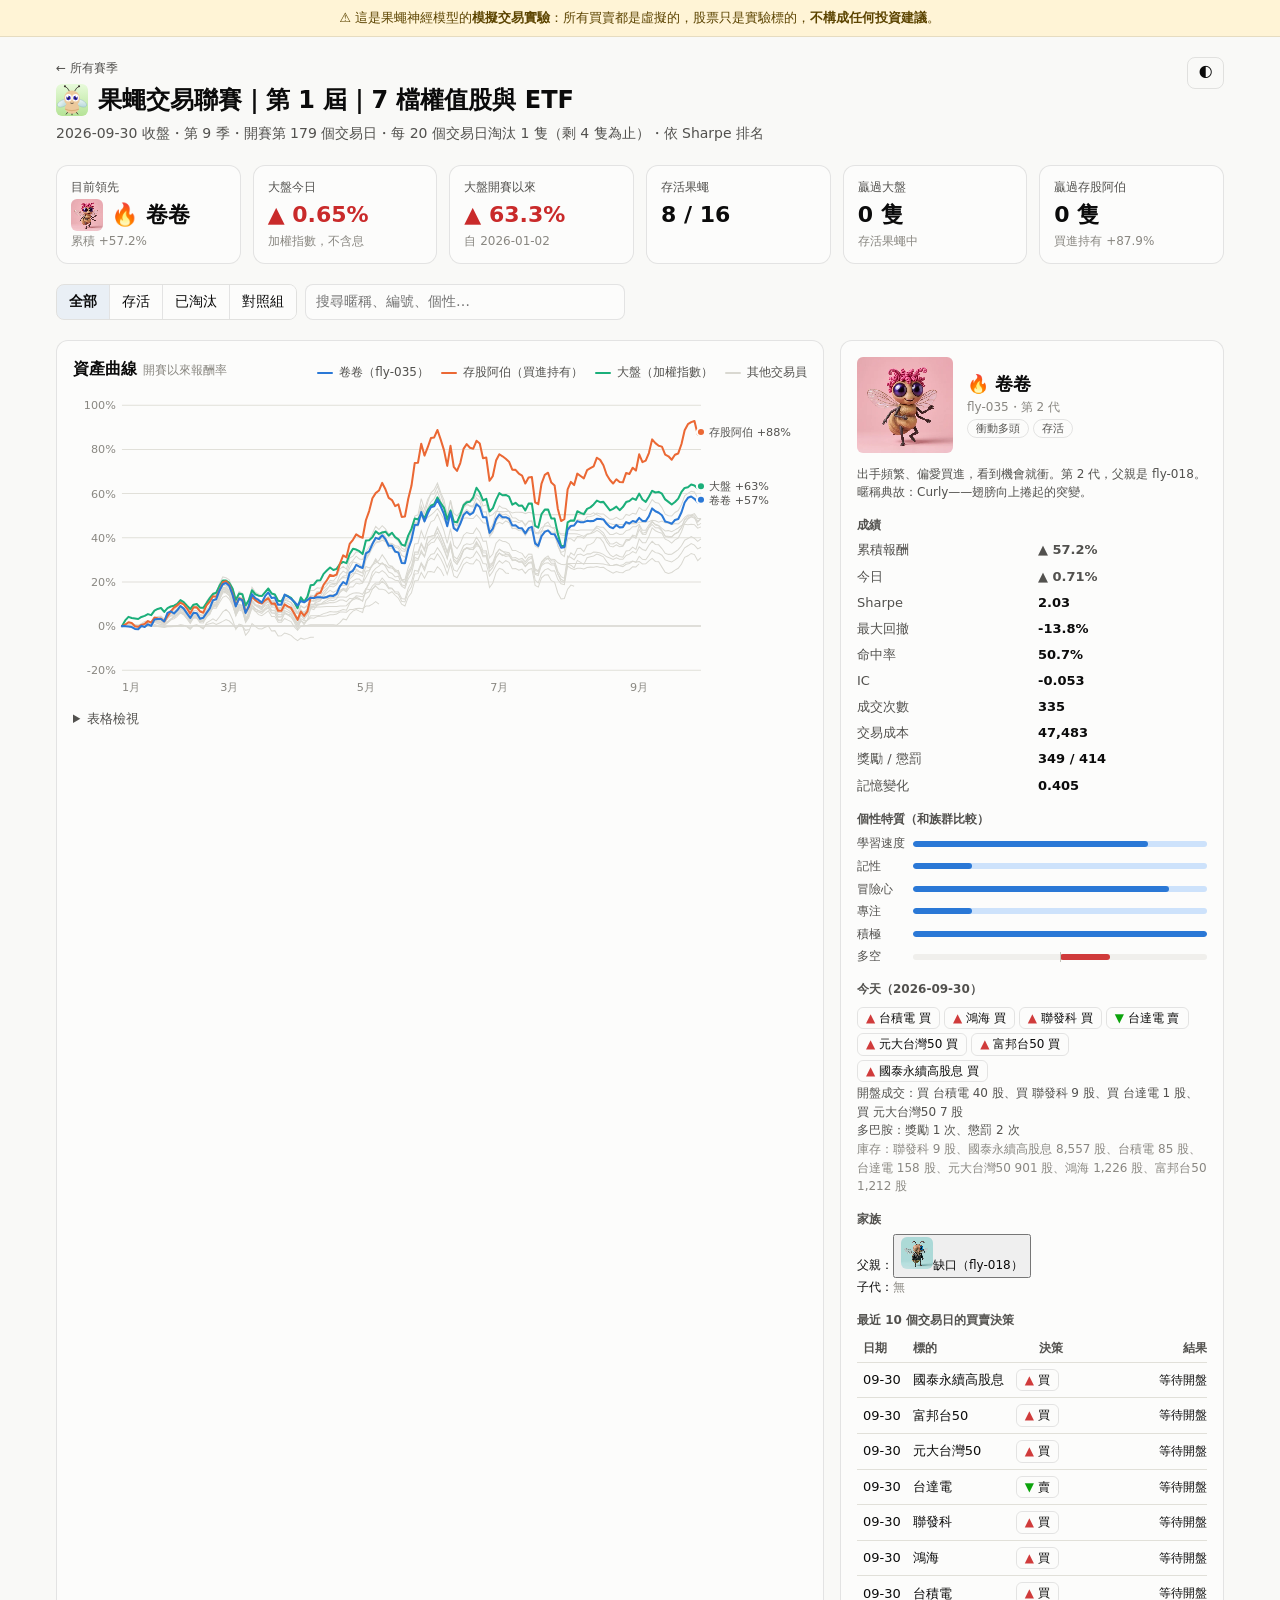
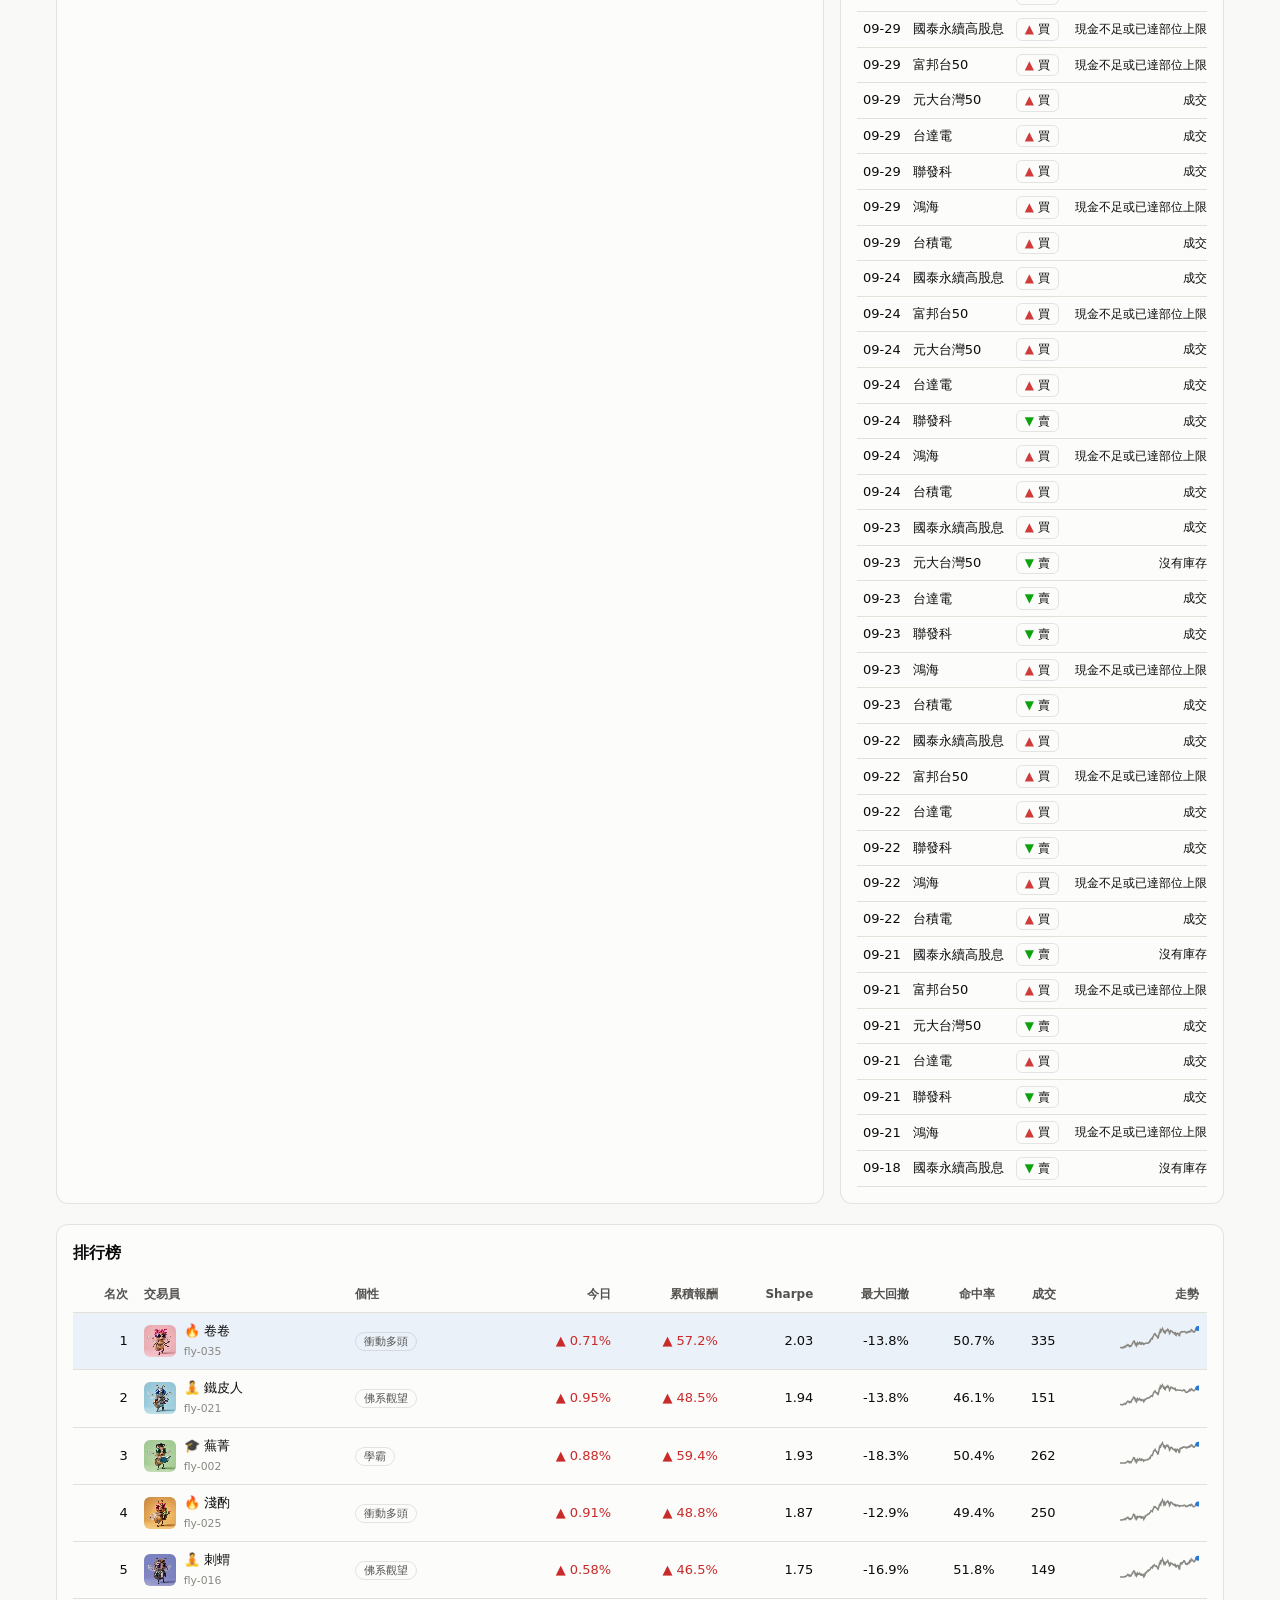
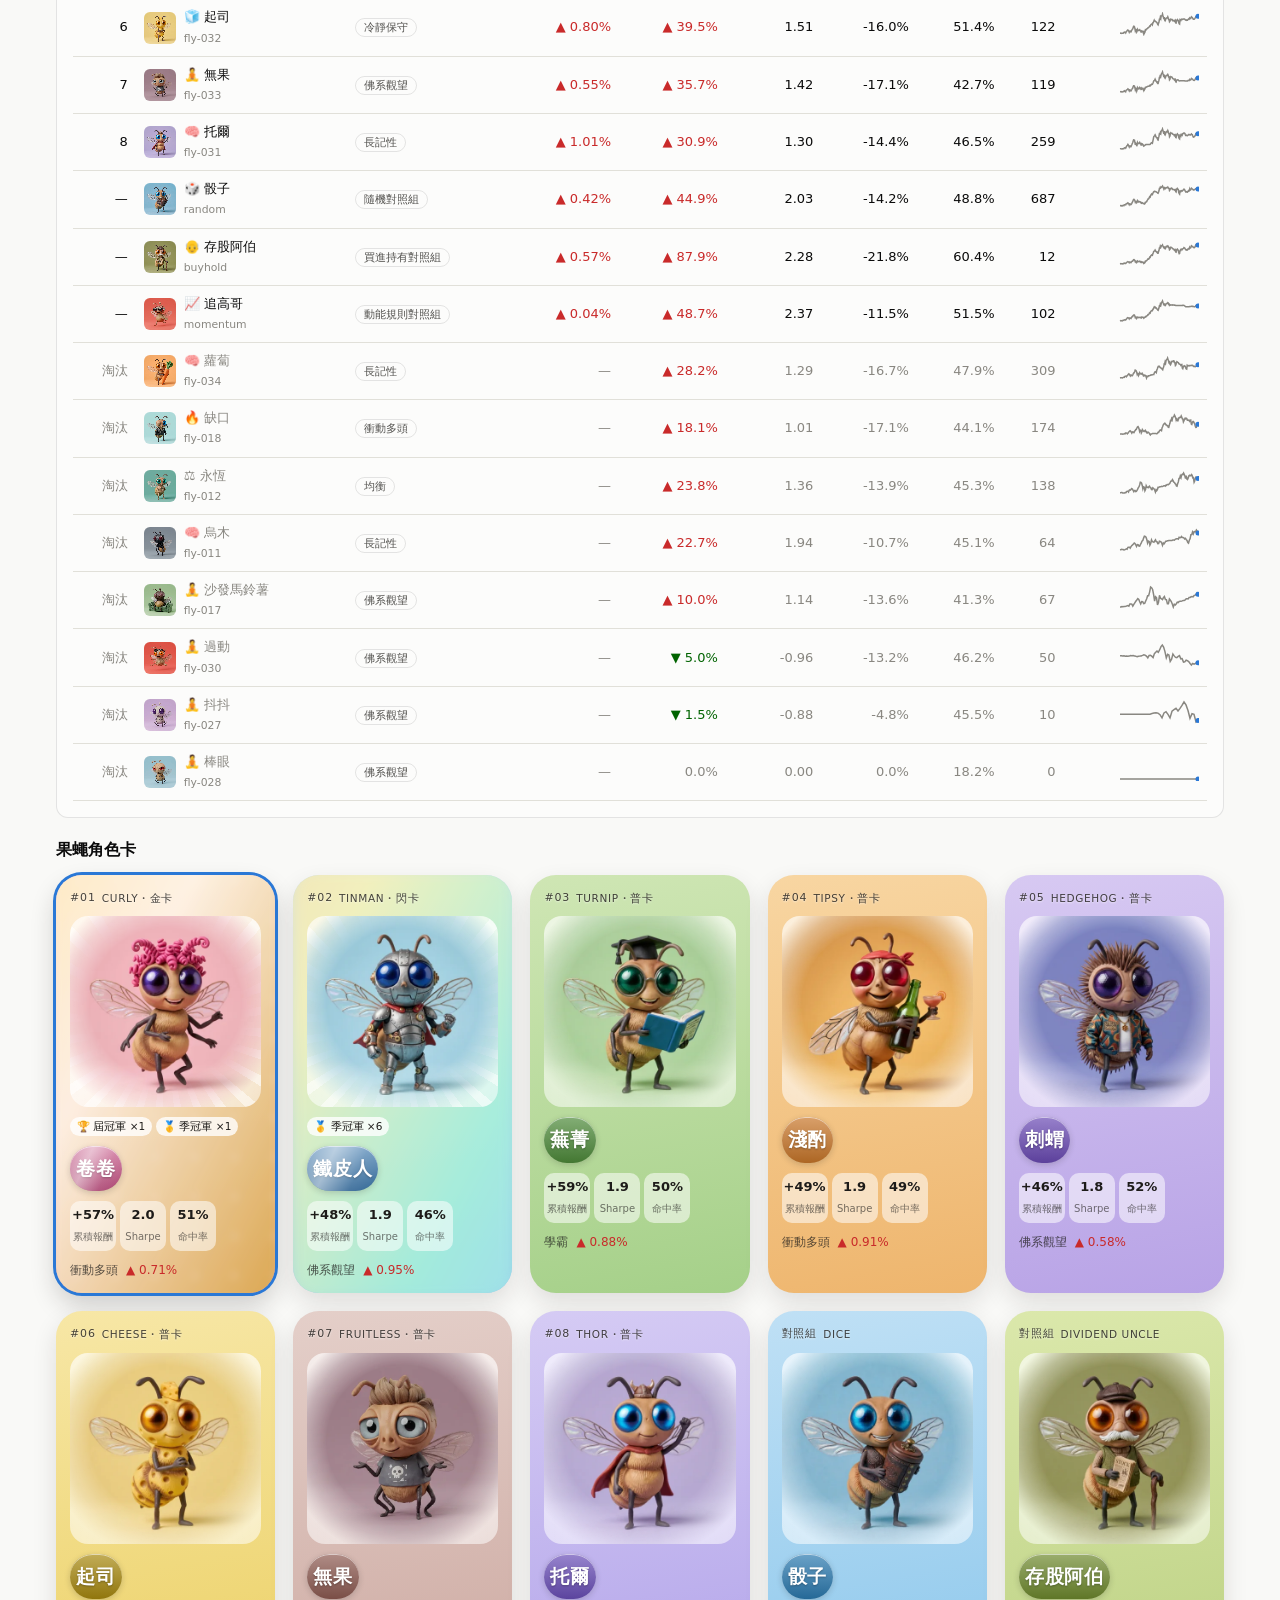
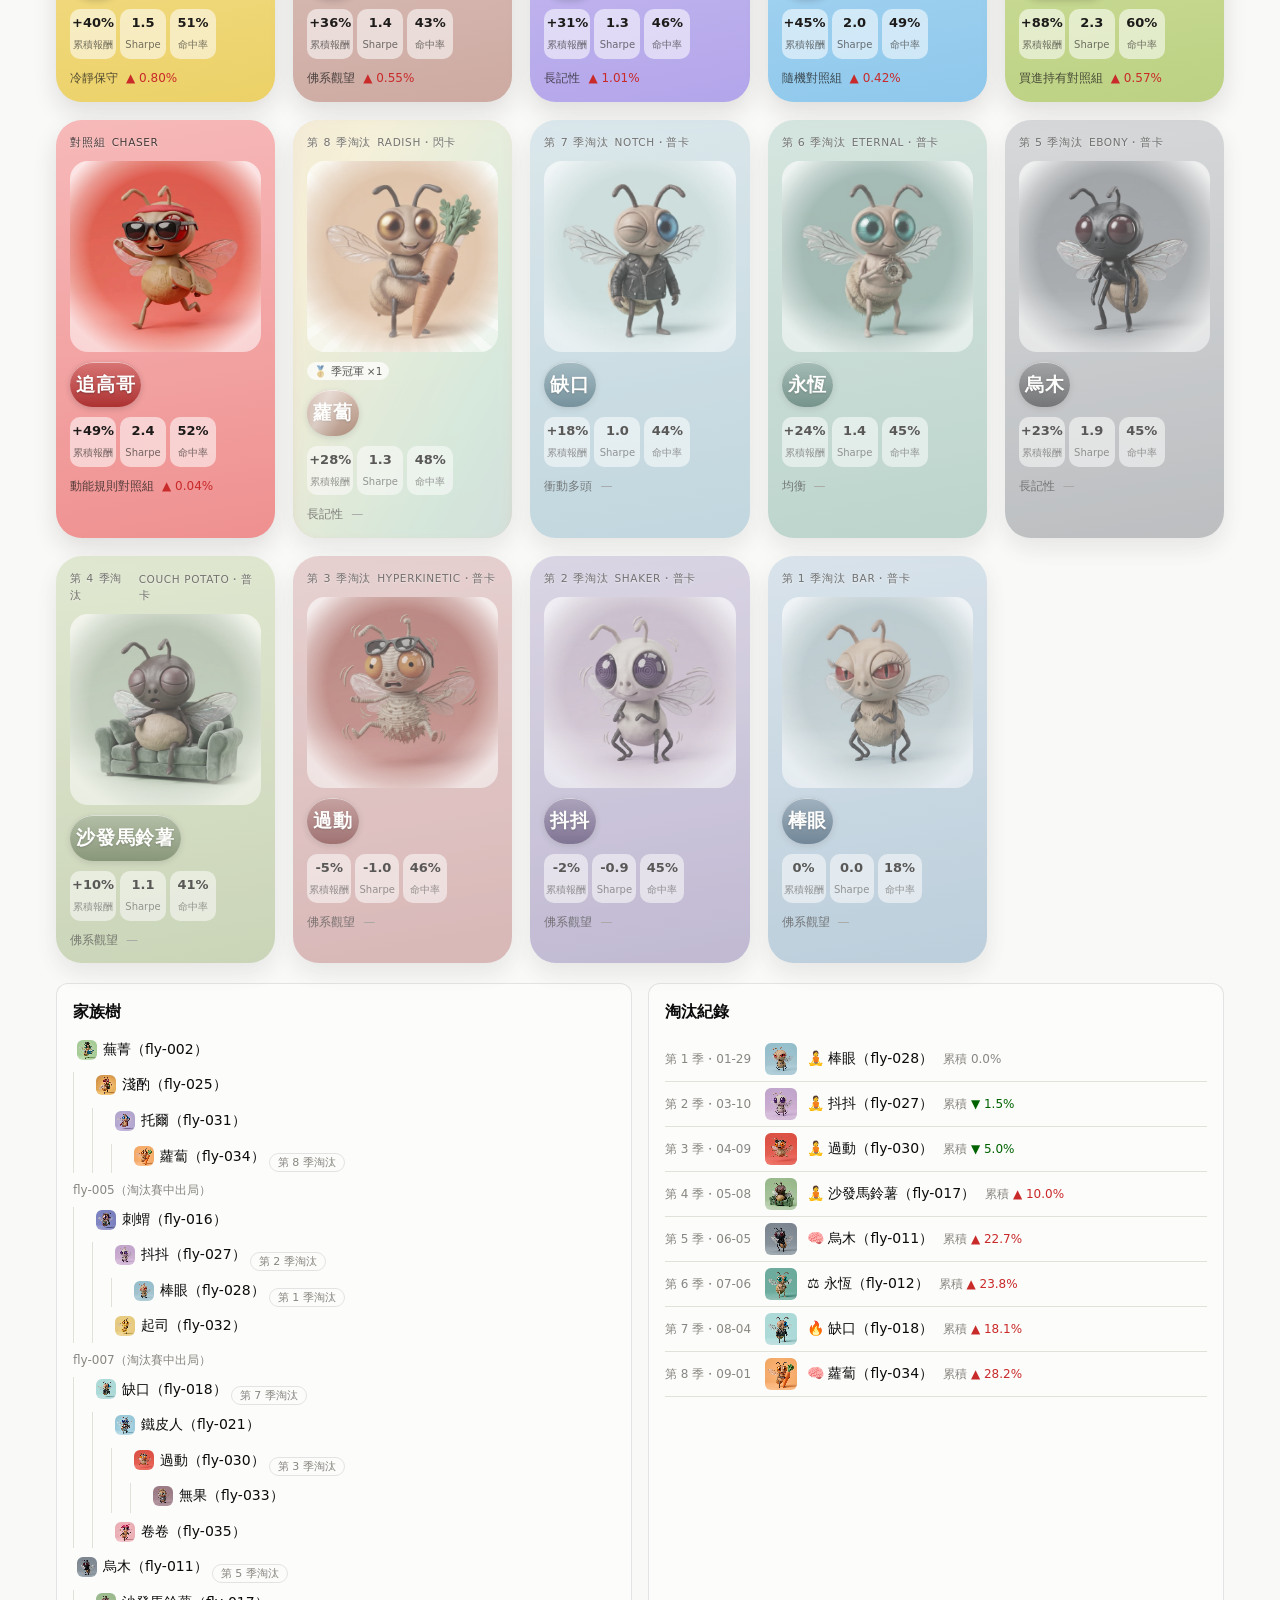
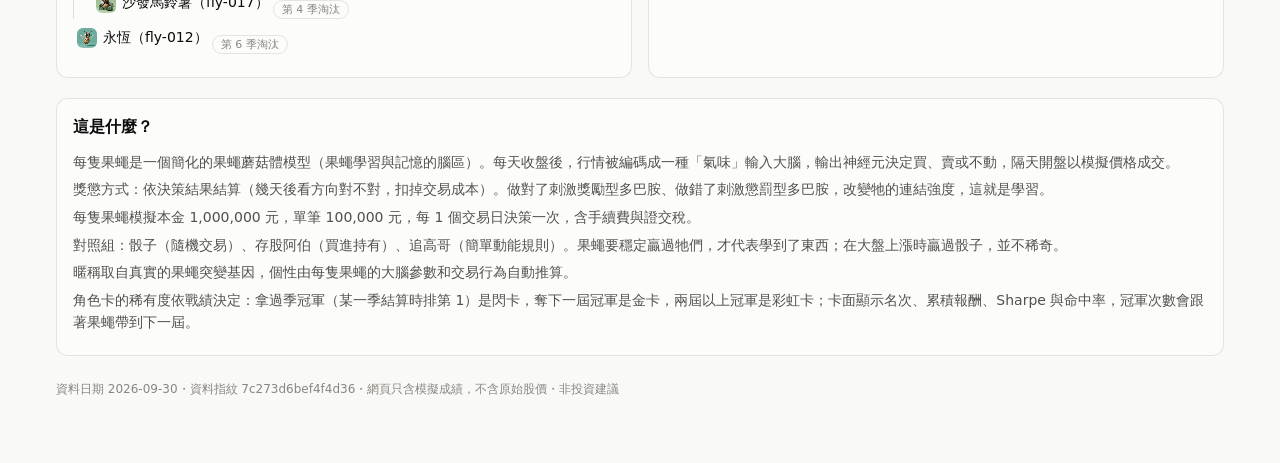
<file: docs/survivors-2026/index.html>
<!doctype html>
<html lang="zh-Hant">
<head>
<meta charset="utf-8">
<meta name="viewport" content="width=device-width,initial-scale=1">
<title>果蠅交易聯賽｜第 1 屆｜7 檔權值股與 ETF</title>
<style>:root {
  color-scheme: light;
  --page: #f9f9f7; --surface: #fcfcfb; --ink: #0b0b0b; --ink-2: #52514e; --muted: #898781;
  --grid: #e1e0d9; --axis: #c3c2b7; --border: rgba(11, 11, 11, .10); --context: #d9d8d1;
  --s1: #2a78d6; --s2: #eb6834; --s3: #1baf7a;
  --up: #c92a2a; --down: #006300; --track: #cde2fb; --fill: #2a78d6;
  --buy: #d03b3b; --sell: #0ca30c; --mid: #f0efec; --wash: rgba(42, 120, 214, .08);
  --warn-bg: #fff4d6; --warn-ink: #5c4400;
}
@media (prefers-color-scheme: dark) {
  :root:where(:not([data-theme="light"])) {
    color-scheme: dark;
    --page: #0d0d0d; --surface: #1a1a19; --ink: #ffffff; --ink-2: #c3c2b7; --muted: #898781;
    --grid: #2c2c2a; --axis: #383835; --border: rgba(255, 255, 255, .10); --context: #3a3a37;
    --s1: #3987e5; --s2: #d95926; --s3: #199e70;
    --up: #ff8787; --down: #0ca30c; --track: #104281; --fill: #3987e5;
    --mid: #383835; --wash: rgba(57, 135, 229, .14); --warn-bg: #3a2f10; --warn-ink: #ffe08a;
  }
}
:root[data-theme="dark"] {
  color-scheme: dark;
  --page: #0d0d0d; --surface: #1a1a19; --ink: #ffffff; --ink-2: #c3c2b7; --muted: #898781;
  --grid: #2c2c2a; --axis: #383835; --border: rgba(255, 255, 255, .10); --context: #3a3a37;
  --s1: #3987e5; --s2: #d95926; --s3: #199e70;
  --up: #ff8787; --down: #0ca30c; --track: #104281; --fill: #3987e5;
  --mid: #383835; --wash: rgba(57, 135, 229, .14); --warn-bg: #3a2f10; --warn-ink: #ffe08a;
}

* { box-sizing: border-box; }
[hidden] { display: none !important; }
body {
  margin: 0; background: var(--page); color: var(--ink);
  font: 14px/1.55 system-ui, -apple-system, "Segoe UI", "Microsoft JhengHei", "PingFang TC", sans-serif;
}
main { max-width: 1200px; margin: 0 auto; padding-inline: 16px; padding-block: 20px 64px; }
h1 { font-size: 24px; margin: 0; }
.brand { display: flex; align-items: center; gap: 10px; }
.back { display: inline-block; margin-bottom: 4px; color: var(--ink-2); text-decoration: none; }
.back:hover { text-decoration: underline; }
h2 { font-size: 16px; margin: 0 0 12px; }
section { margin-top: 20px; }
.small { font-size: 12px; font-weight: 400; }
.muted { color: var(--muted); }
.ink2 { color: var(--ink-2); }
.up { color: var(--up); }
.down { color: var(--down); }
.num { font-variant-numeric: tabular-nums; }

.disclaimer {
  position: sticky; top: 0; z-index: 5; background: var(--warn-bg); color: var(--warn-ink);
  padding-inline: 16px; padding-block: 8px; text-align: center; font-size: 13px;
  border-bottom: 1px solid var(--border);
}
.top { display: flex; justify-content: space-between; align-items: flex-start; gap: 12px; }
.sub { margin: 4px 0 0; color: var(--ink-2); }
button, input { font: inherit; color: inherit; }
.ghost { background: none; border: 1px solid var(--border); border-radius: 8px; padding: 4px 10px; cursor: pointer; }

.card { background: var(--surface); border: 1px solid var(--border); border-radius: 12px; padding: 16px; min-width: 0; }
.card-head { display: flex; justify-content: space-between; align-items: baseline; flex-wrap: wrap; gap: 8px; }
.split { display: grid; grid-template-columns: minmax(0, 2fr) minmax(0, 1fr); gap: 16px; }
.split.even { grid-template-columns: minmax(0, 1fr) minmax(0, 1fr); }
@media (max-width: 900px) { .split, .split.even { grid-template-columns: minmax(0, 1fr); } }
.scroll { overflow-x: auto; }

.kpis { display: grid; grid-template-columns: repeat(auto-fit, minmax(160px, 1fr)); gap: 12px; }
.kpi { background: var(--surface); border: 1px solid var(--border); border-radius: 12px; padding: 12px 14px; }
.kpi .label { color: var(--ink-2); font-size: 12px; }
.kpi .value { font-size: 22px; font-weight: 600; margin-top: 2px; }
.kpi .hint { color: var(--muted); font-size: 12px; }
.kpi.hero .value { display: flex; align-items: center; gap: 8px; }

.filters { display: flex; flex-wrap: wrap; gap: 8px; align-items: center; margin-top: 20px; }
.seg { display: inline-flex; border: 1px solid var(--border); border-radius: 8px; overflow: hidden; }
.seg button { background: var(--surface); border: 0; padding: 6px 12px; cursor: pointer; }
.seg button + button { border-left: 1px solid var(--border); }
.seg button[aria-pressed="true"] { background: var(--wash); font-weight: 600; }
#search { flex: 1 1 200px; min-width: 0; max-width: 320px; background: var(--surface); border: 1px solid var(--border); border-radius: 8px; padding: 6px 10px; }

.legend { display: flex; flex-wrap: wrap; gap: 12px; font-size: 12px; color: var(--ink-2); }
.legend span { display: inline-flex; align-items: center; gap: 6px; }
.key { display: inline-block; width: 16px; height: 2px; border-radius: 1px; }
.chart { position: relative; }
.chart svg { display: block; width: 100%; height: auto; touch-action: pan-y; }
.chart text { fill: var(--muted); font-size: 11px; font-variant-numeric: tabular-nums; }
.chart .gridline { stroke: var(--grid); stroke-width: 1; }
.chart .zero { stroke: var(--axis); stroke-width: 1; }
.chart .ctx { fill: none; stroke: var(--context); stroke-width: 1; }
.chart .series { fill: none; stroke-width: 2; stroke-linejoin: round; stroke-linecap: round; }
.chart .cross { stroke: var(--axis); stroke-width: 1; }
.chart .dot { stroke: var(--surface); stroke-width: 2; }
details { margin-top: 10px; }
summary { cursor: pointer; color: var(--ink-2); font-size: 13px; }

.tip {
  position: fixed; z-index: 10; pointer-events: none; background: var(--surface); color: var(--ink);
  border: 1px solid var(--border); border-radius: 8px; padding: 8px 10px; font-size: 12px;
  box-shadow: 0 4px 16px rgba(0, 0, 0, .12); max-width: 260px;
}
.tip .row { display: flex; align-items: center; gap: 8px; justify-content: space-between; }
.tip .row b { font-variant-numeric: tabular-nums; }
.tip .name { color: var(--ink-2); display: inline-flex; align-items: center; gap: 6px; }

table { border-collapse: collapse; width: 100%; font-size: 13px; }
th, td { padding: 8px; border-bottom: 1px solid var(--grid); text-align: right; white-space: nowrap; font-variant-numeric: tabular-nums; }
th { color: var(--ink-2); font-weight: 600; font-size: 12px; }
th.l, td.l { text-align: left; }
.board tbody tr { cursor: pointer; }
.board tbody tr:hover, .board tbody tr:focus-visible { background: var(--wash); outline: none; }
.board tr.selected { background: var(--wash); }
.board tr.out td { color: var(--muted); }
.who { display: flex; align-items: center; gap: 8px; }
.who small { color: var(--muted); }

.av { width: 32px; height: 32px; image-rendering: pixelated; border-radius: 6px; background: var(--page); flex: none; }
.av.lg { width: 72px; height: 72px; }
.av.xl { width: 96px; height: 96px; }
.tag { display: inline-block; font-size: 11px; border: 1px solid var(--border); border-radius: 999px; padding: 0 8px; color: var(--ink-2); }
.tag.out { color: var(--muted); }
.chip { display: inline-block; border: 1px solid var(--border); border-radius: 6px; padding: 1px 8px; margin: 2px 4px 2px 0; font-size: 12px; }
.chip.BUY::before { content: "▲ "; color: var(--buy); }
.chip.SELL::before { content: "▼ "; color: var(--sell); }

/* 角色卡：沿用卡片產生器的版型（正方形、上方編號、圖片框、名牌） */
.cards { display: grid; grid-template-columns: repeat(auto-fill, minmax(200px, 1fr)); gap: 18px; }
.fly {
  --up: #c92a2a; --down: #0b7a3b;
  background-image: linear-gradient(170deg, var(--from, #eee), var(--to, #ccc));
  border: 0; border-radius: 26px; padding: 14px; cursor: pointer; text-align: left; color: #1d1b19;
  display: flex; flex-direction: column; gap: 10px; box-shadow: 0 10px 24px rgba(29, 27, 25, .12);
  transition: transform .12s ease, box-shadow .12s ease;
}
.fly:hover, .fly:focus-visible { transform: translateY(-2px); outline: none; box-shadow: 0 14px 30px rgba(29, 27, 25, .2); }
.fly.selected { box-shadow: 0 0 0 3px var(--s1), 0 12px 26px rgba(29, 27, 25, .2); }
.fly.out { filter: grayscale(.5); opacity: .72; }
.card-top { display: flex; justify-content: space-between; align-items: center; gap: 6px; font-size: 11px;
  letter-spacing: .08em; color: rgba(29, 27, 25, .82); text-shadow: 0 1px 2px rgba(255, 255, 255, .6); font-variant-numeric: tabular-nums; }
/* 圖框：多層背景，稀有度越高層數越多（普卡 2 層、閃卡 3、金卡 4、彩虹卡 5） */
.card-art {
  --wash: radial-gradient(circle at 50% 34%, rgba(255, 255, 255, .92), rgba(255, 255, 255, .42) 58%, rgba(255, 255, 255, .12) 100%);
  --rays: repeating-conic-gradient(from 0deg at 50% 58%, rgba(255, 255, 255, .5) 0 5deg, rgba(255, 255, 255, 0) 5deg 13deg);
  --stars: radial-gradient(circle at 18% 22%, #fff 0 1.6px, transparent 2.2px),
    radial-gradient(circle at 80% 26%, #fff 0 1.3px, transparent 1.9px),
    radial-gradient(circle at 28% 78%, #fff 0 1.5px, transparent 2.1px),
    radial-gradient(circle at 74% 72%, #fff 0 1.2px, transparent 1.8px);
  --prism: conic-gradient(from calc(var(--angle, 0) * 1deg) at 50% 52%, rgba(255, 150, 200, .55), rgba(255, 220, 150, .55),
    rgba(180, 255, 220, .55), rgba(160, 210, 255, .55), rgba(210, 180, 255, .55), rgba(255, 150, 200, .55));
  border-radius: 18px; overflow: hidden; aspect-ratio: 1 / 1;
  background-color: rgba(255, 255, 255, .45); background-image: var(--wash);
}
.fly.holo .card-art { background-image: var(--rays), var(--wash); }
.fly.gold .card-art { background-image: var(--stars), var(--rays), var(--wash); }
.fly.rainbow .card-art { background-image: var(--stars), var(--rays), var(--prism), var(--wash); }
/* 角色圖邊緣柔化，方形底色融進卡面，後面的層次才看得到 */
.card-art img {
  width: 100%; height: 100%; object-fit: cover; display: block; position: relative; z-index: 2;
  -webkit-mask-image: radial-gradient(circle at 50% 46%, #000 54%, rgba(0, 0, 0, .55) 70%, transparent 84%);
  mask-image: radial-gradient(circle at 50% 46%, #000 54%, rgba(0, 0, 0, .55) 70%, transparent 84%);
}
/* 去背圖：不需要柔化，直接站在多層背景上，只加投影 */
.card-art img.cut {
  -webkit-mask-image: none; mask-image: none;
  object-fit: contain; padding: 6% 6% 4%;
  filter: drop-shadow(0 8px 10px rgba(29, 27, 25, .28));
}
/* 名牌：漸層、內光，稀有卡再加一道流動反光 */
.card-name {
  position: relative; overflow: hidden; border-radius: 999px; color: #fff; text-align: center;
  padding: 8px 6px; font-size: 19px; font-weight: 800; letter-spacing: .04em;
  background-color: var(--pill, #666);
  background-image: linear-gradient(180deg, rgba(255, 255, 255, .3), rgba(0, 0, 0, .14));
  box-shadow: inset 0 1px 0 rgba(255, 255, 255, .55), 0 2px 6px rgba(29, 27, 25, .18);
  text-shadow: 0 1px 2px rgba(0, 0, 0, .28);
}
.fly.holo .card-name::after, .fly.gold .card-name::after, .fly.rainbow .card-name::after {
  content: ""; position: absolute; inset: 0;
  background: linear-gradient(115deg, transparent 18%, rgba(255, 255, 255, .55) 42%, rgba(255, 255, 255, .15) 58%, transparent 78%);
  background-size: 260% 100%; background-position: var(--mx, 50%) 0;
}
.card-foot { display: flex; justify-content: space-between; align-items: center; gap: 8px; font-size: 12px; color: rgba(29, 27, 25, .74); }
.card-stats { display: grid; grid-template-columns: repeat(3, 1fr); gap: 4px; text-align: center; font-variant-numeric: tabular-nums; }
.card-stats div { background: rgba(255, 255, 255, .55); border-radius: 10px; padding: 4px 2px; }
.card-stats b { display: block; font-size: 13px; color: #1d1b19; }
.card-stats span { font-size: 10px; color: rgba(29, 27, 25, .6); }
.card-badges { display: flex; flex-wrap: wrap; gap: 4px; }
.card-badges span { background: rgba(255, 255, 255, .8); border-radius: 999px; padding: 1px 7px; font-size: 10.5px; color: #1d1b19; }

/* 全息卡效果（自製，不使用第三方素材）
   彩光只在卡面底層（邊框與間隙）流動，角色圖上僅疊一層柔和白色反光，不改變原圖顏色。 */
.fly { position: relative; overflow: hidden; }
.fly > * { position: relative; z-index: 2; }
.fly::before, .fly::after { content: ""; position: absolute; inset: 0; border-radius: inherit; pointer-events: none; z-index: 1; opacity: 0; transition: opacity .25s ease; }
/* 光暈：範圍大、邊緣柔和，不要集中成一個亮點 */
.fly::before {
  background: radial-gradient(circle at var(--mx, 50%) var(--my, 50%),
    rgba(255, 255, 255, .42) 0%, rgba(255, 255, 255, .22) 30%, rgba(255, 255, 255, .08) 55%, transparent 82%);
}
.fly:hover::before, .fly:focus-visible::before { opacity: 1; }
.fly.holo::after, .fly.gold::after, .fly.rainbow::after { opacity: .8; }
/* 彩光：平滑漸層，不用條紋 */
.fly.holo::after {
  background: linear-gradient(118deg, #ffa8d8 0%, #ffd9a0 22%, #fff5b0 40%, #a8f5d8 58%, #9fd8ff 76%, #cbb8ff 100%);
  background-size: 300% 300%; background-position: var(--mx, 50%) var(--my, 50%);
  filter: blur(8px); transform: scale(1.06);
}
.fly.gold::after {
  background:
    radial-gradient(circle at 25% 35%, rgba(255, 255, 255, .85) 0 1px, transparent 2.2px),
    linear-gradient(118deg, #f6cf62 0%, #ffe9a8 24%, #fffbe8 44%, #c9992a 70%, #ffdf8e 100%);
  background-size: 38px 38px, 300% 300%;
  background-position: var(--mx, 50%) var(--my, 50%);
  filter: blur(4px) saturate(1.15); transform: scale(1.04);
}
.fly.rainbow::after {
  background: conic-gradient(from calc(var(--angle, 0) * 1deg),
    #ffb3d1, #ffd9a8, #fff3b0, #b5f2d2, #a8dcff, #cdbcff, #ffb3d1);
  filter: blur(12px); transform: scale(1.12);
}
/* 角色圖：只加反光，不染色 */
.card-art { position: relative; z-index: 3; }
.card-art::after {
  content: ""; position: absolute; inset: 0; pointer-events: none; opacity: 0; transition: opacity .25s ease;
  background: radial-gradient(circle at var(--mx, 50%) var(--my, 50%),
    rgba(255, 255, 255, .3) 0%, rgba(255, 255, 255, .14) 35%, transparent 78%);
  mix-blend-mode: screen;
}
.fly:hover .card-art::after { opacity: 1; }
.fly.holo .card-art::after, .fly.gold .card-art::after, .fly.rainbow .card-art::after { opacity: .45; }
.tier { font-size: 10.5px; letter-spacing: .06em; }
@media (prefers-reduced-motion: reduce) { .fly { transition: none; } }

.traits { display: grid; grid-template-columns: 4em minmax(0, 1fr); gap: 4px 8px; align-items: center; font-size: 12px; color: var(--ink-2); }
.meter { height: 6px; border-radius: 3px; background: var(--track); overflow: hidden; }
.meter i { display: block; height: 100%; background: var(--fill); border-radius: 3px; }
.lean { position: relative; height: 6px; border-radius: 3px; background: var(--mid); }
.lean i { position: absolute; top: 0; height: 100%; border-radius: 3px; }
.lean::after { content: ""; position: absolute; left: 50%; top: -2px; width: 1px; height: 10px; background: var(--axis); }

#detail .hero { display: flex; gap: 14px; align-items: center; }
#detail h3 { margin: 0; font-size: 18px; }
#detail .section { margin-top: 14px; }
#detail .section h4 { margin: 0 0 6px; font-size: 12px; color: var(--ink-2); font-weight: 600; }
#detail .grid { display: grid; grid-template-columns: 1fr 1fr; gap: 6px 12px; font-size: 13px; }
#detail .grid span { color: var(--ink-2); }
#detail table td, #detail table th { padding: 4px 6px; }

.tree ul { list-style: none; margin: 0; padding-left: 18px; border-left: 1px solid var(--grid); }
.tree > ul { padding-left: 0; border-left: 0; }
.tree li { margin: 6px 0; }
.tree .node { display: inline-flex; align-items: center; gap: 6px; background: none; border: 0; padding: 2px 4px; cursor: pointer; border-radius: 6px; }
.tree .node:hover { background: var(--wash); }
.tree .node .av { width: 20px; height: 20px; }
.tree .ghostnode { color: var(--muted); font-size: 12px; }

.timeline { list-style: none; margin: 0; padding: 0; }
.timeline li { display: flex; gap: 10px; align-items: center; padding: 6px 0; border-bottom: 1px solid var(--grid); }
.timeline .when { color: var(--muted); font-size: 12px; min-width: 7.5em; }
.about p { color: var(--ink-2); margin: 6px 0; }
footer { margin-top: 24px; }
</style>
</head>
<body>
<div class="disclaimer" role="note">
  ⚠️ 這是果蠅神經模型的<strong>模擬交易實驗</strong>：所有買賣都是虛擬的，股票只是實驗標的，<strong>不構成任何投資建議</strong>。
</div>
<main>
  <header class="top">
    <div>
      <a class="back small" href="../">← 所有賽季</a>
      <h1 class="brand"><img class="av" src="avatars/logo.svg" alt=""><span id="title">果蠅交易聯賽</span></h1>
      <p class="sub" id="subtitle"></p>
    </div>
    <button id="theme" class="ghost" type="button" aria-label="切換深淺色">🌓</button>
  </header>

  <section class="kpis" id="kpis" aria-label="今日摘要"></section>

  <nav class="filters" aria-label="篩選">
    <div class="seg" role="group" aria-label="顯示哪些交易員">
      <button type="button" data-filter="all" aria-pressed="true">全部</button>
      <button type="button" data-filter="active" aria-pressed="false">存活</button>
      <button type="button" data-filter="out" aria-pressed="false">已淘汰</button>
      <button type="button" data-filter="control" aria-pressed="false">對照組</button>
    </div>
    <input id="search" type="search" placeholder="搜尋暱稱、編號、個性…" aria-label="搜尋">
  </nav>

  <section class="split">
    <div class="card">
      <div class="card-head">
        <h2>資產曲線 <span class="muted small">開賽以來報酬率</span></h2>
        <div id="legend" class="legend"></div>
      </div>
      <div id="chart" class="chart"></div>
      <details>
        <summary>表格檢視</summary>
        <div id="chart-table" class="scroll"></div>
      </details>
    </div>
    <aside class="card" id="detail" aria-live="polite"></aside>
  </section>

  <section class="card">
    <h2>排行榜</h2>
    <div class="scroll"><table id="board" class="board"></table></div>
  </section>

  <section>
    <h2>果蠅角色卡</h2>
    <div id="cards" class="cards"></div>
  </section>

  <section class="split even">
    <div class="card">
      <h2>家族樹</h2>
      <div id="tree" class="tree"></div>
    </div>
    <div class="card">
      <h2>淘汰紀錄</h2>
      <ol id="timeline" class="timeline"></ol>
    </div>
  </section>

  <section class="card about">
    <h2>這是什麼？</h2>
    <div id="about"></div>
  </section>

  <footer id="footer" class="muted small"></footer>
</main>
<div id="tip" class="tip" role="tooltip" hidden></div>
<script id="data" type="application/json">{"league": {"name": "survivors-2026", "title": "第 1 屆｜7 檔權值股與 ETF", "date": "2026-09-30", "season": 9, "trading_days": 179, "start": "2026-01-02", "season_days": 20, "eliminate": 1, "min_survivors": 4, "benchmark_total": 0.63341, "benchmark_today": 0.00647, "fingerprint": "7c273d6bef4f4d36", "reward_mode": "action_contingent", "capital": 1000000, "order_value": 100000, "trade_every_days": 1}, "dates": ["2026-01-02", "2026-01-05", "2026-01-06", "2026-01-07", "2026-01-08", "2026-01-09", "2026-01-12", "2026-01-13", "2026-01-14", "2026-01-15", "2026-01-16", "2026-01-19", "2026-01-20", "2026-01-21", "2026-01-22", "2026-01-23", "2026-01-26", "2026-01-27", "2026-01-28", "2026-01-29", "2026-01-30", "2026-02-02", "2026-02-03", "2026-02-04", "2026-02-05", "2026-02-06", "2026-02-09", "2026-02-10", "2026-02-11", "2026-02-23", "2026-02-24", "2026-02-25", "2026-02-26", "2026-03-02", "2026-03-03", "2026-03-04", "2026-03-05", "2026-03-06", "2026-03-09", "2026-03-10", "2026-03-11", "2026-03-12", "2026-03-13", "2026-03-16", "2026-03-17", "2026-03-18", "2026-03-19", "2026-03-20", "2026-03-23", "2026-03-24", "2026-03-25", "2026-03-26", "2026-03-27", "2026-03-30", "2026-03-31", "2026-04-01", "2026-04-02", "2026-04-07", "2026-04-08", "2026-04-09", "2026-04-10", "2026-04-13", "2026-04-14", "2026-04-15", "2026-04-16", "2026-04-17", "2026-04-20", "2026-04-21", "2026-04-22", "2026-04-23", "2026-04-24", "2026-04-27", "2026-04-28", "2026-04-29", "2026-04-30", "2026-05-04", "2026-05-05", "2026-05-06", "2026-05-07", "2026-05-08", "2026-05-11", "2026-05-12", "2026-05-13", "2026-05-14", "2026-05-15", "2026-05-18", "2026-05-19", "2026-05-20", "2026-05-21", "2026-05-22", "2026-05-25", "2026-05-26", "2026-05-27", "2026-05-28", "2026-05-29", "2026-06-01", "2026-06-02", "2026-06-03", "2026-06-04", "2026-06-05", "2026-06-08", "2026-06-09", "2026-06-10", "2026-06-11", "2026-06-12", "2026-06-15", "2026-06-16", "2026-06-17", "2026-06-18", "2026-06-22", "2026-06-23", "2026-06-24", "2026-06-25", "2026-06-26", "2026-06-29", "2026-06-30", "2026-07-01", "2026-07-02", "2026-07-03", "2026-07-06", "2026-07-07", "2026-07-08", "2026-07-09", "2026-07-13", "2026-07-14", "2026-07-15", "2026-07-16", "2026-07-17", "2026-07-20", "2026-07-21", "2026-07-22", "2026-07-23", "2026-07-24", "2026-07-27", "2026-07-28", "2026-07-29", "2026-07-30", "2026-07-31", "2026-08-03", "2026-08-04", "2026-08-05", "2026-08-06", "2026-08-07", "2026-08-10", "2026-08-11", "2026-08-12", "2026-08-13", "2026-08-14", "2026-08-17", "2026-08-18", "2026-08-19", "2026-08-20", "2026-08-21", "2026-08-24", "2026-08-25", "2026-08-26", "2026-08-27", "2026-08-28", "2026-08-31", "2026-09-01", "2026-09-02", "2026-09-03", "2026-09-04", "2026-09-07", "2026-09-08", "2026-09-09", "2026-09-10", "2026-09-11", "2026-09-14", "2026-09-15", "2026-09-16", "2026-09-17", "2026-09-18", "2026-09-21", "2026-09-22", "2026-09-23", "2026-09-24", "2026-09-29", "2026-09-30"], "benchmark": [0.0, 0.02573, 0.04179, 0.03699, 0.03444, 0.032, 0.04148, 0.04625, 0.05424, 0.04977, 0.07015, 0.07801, 0.08212, 0.06462, 0.08165, 0.08899, 0.09249, 0.10113, 0.11768, 0.10857, 0.09247, 0.07749, 0.09695, 0.10017, 0.08353, 0.0829, 0.10408, 0.12685, 0.14501, 0.15071, 0.18232, 0.20659, 0.20663, 0.19575, 0.16947, 0.11854, 0.1473, 0.1448, 0.09406, 0.1166, 0.16233, 0.14419, 0.13801, 0.13604, 0.15287, 0.17032, 0.14787, 0.1429, 0.11491, 0.11116, 0.13933, 0.13587, 0.1282, 0.10795, 0.08086, 0.13032, 0.1098, 0.1322, 0.18438, 0.18778, 0.20675, 0.20809, 0.23667, 0.25119, 0.26515, 0.25399, 0.25925, 0.28127, 0.29059, 0.28499, 0.3265, 0.34981, 0.34658, 0.33914, 0.3263, 0.3869, 0.38908, 0.40167, 0.42876, 0.41752, 0.42386, 0.42755, 0.4097, 0.42256, 0.40282, 0.39326, 0.36885, 0.36358, 0.40949, 0.44014, 0.48704, 0.48299, 0.50791, 0.48677, 0.52413, 0.54474, 0.55222, 0.58295, 0.55631, 0.53565, 0.48222, 0.52316, 0.47277, 0.47018, 0.50492, 0.54676, 0.5608, 0.56312, 0.58315, 0.62664, 0.6048, 0.56879, 0.576, 0.51864, 0.53323, 0.57159, 0.60202, 0.59266, 0.5939, 0.58626, 0.54955, 0.55825, 0.54531, 0.54619, 0.5243, 0.55475, 0.55452, 0.45389, 0.44634, 0.50709, 0.52729, 0.52815, 0.4874, 0.48669, 0.4175, 0.36421, 0.3606, 0.46917, 0.47825, 0.47737, 0.52, 0.51267, 0.50686, 0.5308, 0.53734, 0.55088, 0.56803, 0.56086, 0.56244, 0.54375, 0.52367, 0.53097, 0.54087, 0.52513, 0.539, 0.5616, 0.56646, 0.57859, 0.57168, 0.59963, 0.57291, 0.56245, 0.58608, 0.61249, 0.60498, 0.60762, 0.59935, 0.5736, 0.56262, 0.55066, 0.56215, 0.57711, 0.60753, 0.62587, 0.62864, 0.6408, 0.63628, 0.62291, 0.63341], "eliminations": [{"name": "fly-028", "season": 1, "date": "2026-01-29"}, {"name": "fly-027", "season": 2, "date": "2026-03-10"}, {"name": "fly-030", "season": 3, "date": "2026-04-09"}, {"name": "fly-017", "season": 4, "date": "2026-05-08"}, {"name": "fly-011", "season": 5, "date": "2026-06-05"}, {"name": "fly-012", "season": 6, "date": "2026-07-06"}, {"name": "fly-018", "season": 7, "date": "2026-08-04"}, {"name": "fly-034", "season": 8, "date": "2026-09-01"}], "traders": [{"id": "fly-002", "nickname": "蕪菁", "title": "學霸", "emoji": "🎓", "bio": "每次獎懲後大腦改變得最多，學得快也可能忘得快。第 0 代，初代果蠅。暱稱典故：rutabaga——學習記憶突變，蘑菇體裡的 cAMP 訊號出了問題。", "gene": "rutabaga", "gene_note": "學習記憶突變，蘑菇體裡的 cAMP 訊號出了問題", "avatar": "avatars/fly-002.webp", "cut": false, "card": {"from": "#cfe6b4", "to": "#a5d089", "pill": "#4e8b3a", "code": "TURNIP"}, "titles": {"season": 0, "league": 0, "tier": "plain", "tier_name": "普卡"}, "control": false, "active": true, "eliminated": null, "generation": 0, "parent": null, "children": ["fly-025"], "traits": {"學習速度": 0.933, "記性": 0.6, "冒險心": 0.667, "專注": 0.733, "積極": 0.667, "多空傾向": 0.271}, "stats": {"return": 0.59393, "sharpe": 1.93048, "max_drawdown": -0.18303, "hit_rate": 0.50384, "calls": 651.0, "ic": -0.03538, "trades": 262.0, "costs": 38826.10652, "rewards": 271.0, "punishments": 336.0, "memory": 0.24277, "today_change": 0.00875, "buy_share": 0.39505, "hold_share": 0.48045, "sell_share": 0.1245}, "curve": [0.0, 0.0, 0.0, 0.0, 0.0, 0.0001, 0.00073, 0.0017, 0.00262, 0.00195, 0.00298, 0.00391, 0.00796, 0.00318, 0.01761, 0.02882, 0.03279, 0.04429, 0.0607, 0.05173, 0.03302, 0.01153, 0.03753, 0.03638, 0.01513, 0.01382, 0.04242, 0.05935, 0.09126, 0.09813, 0.13684, 0.16914, 0.16529, 0.15521, 0.1147, 0.06146, 0.09936, 0.09102, 0.03186, 0.06245, 0.11997, 0.09735, 0.09541, 0.08648, 0.1162, 0.13291, 0.11124, 0.1137, 0.08311, 0.08503, 0.12367, 0.11504, 0.10526, 0.08113, 0.05847, 0.08903, 0.08399, 0.08905, 0.09541, 0.09545, 0.09941, 0.09932, 0.1036, 0.10982, 0.11762, 0.11498, 0.12304, 0.15238, 0.16895, 0.15646, 0.21354, 0.22707, 0.25124, 0.2451, 0.24023, 0.30768, 0.33118, 0.37584, 0.39938, 0.40194, 0.42873, 0.40396, 0.37093, 0.36434, 0.33675, 0.33801, 0.28569, 0.28655, 0.35629, 0.40625, 0.4981, 0.5039, 0.57678, 0.52895, 0.57388, 0.59854, 0.59794, 0.63252, 0.59552, 0.54946, 0.4922, 0.56864, 0.48234, 0.46587, 0.49533, 0.53923, 0.55577, 0.54264, 0.5391, 0.56053, 0.54075, 0.49226, 0.49234, 0.40431, 0.42464, 0.47534, 0.49296, 0.48393, 0.49059, 0.47777, 0.44228, 0.44138, 0.43338, 0.43233, 0.40957, 0.43331, 0.4363, 0.3633, 0.35321, 0.40632, 0.43191, 0.4337, 0.41732, 0.41191, 0.36507, 0.33372, 0.34016, 0.45088, 0.45677, 0.45443, 0.48195, 0.4799, 0.47373, 0.49518, 0.49635, 0.50016, 0.51233, 0.50785, 0.5078, 0.49487, 0.48341, 0.48355, 0.49292, 0.48308, 0.48533, 0.50563, 0.50045, 0.51106, 0.50719, 0.53688, 0.52607, 0.52377, 0.5465, 0.57321, 0.55934, 0.55599, 0.53647, 0.5067, 0.49959, 0.49842, 0.51428, 0.52339, 0.54986, 0.58961, 0.6011, 0.60999, 0.60733, 0.58011, 0.59393], "positions": [{"symbol": "006208.TW", "name": "富邦台50", "shares": 210}, {"symbol": "2454.TW", "name": "聯發科", "shares": 38}, {"symbol": "0050.TW", "name": "元大台灣50", "shares": 2780}, {"symbol": "2330.TW", "name": "台積電", "shares": 126}, {"symbol": "2308.TW", "name": "台達電", "shares": 169}, {"symbol": "2317.TW", "name": "鴻海", "shares": 810}, {"symbol": "00878.TW", "name": "國泰永續高股息", "shares": 5903}], "today": {"decisions": [{"symbol": "2330.TW", "action": "BUY", "selected": true, "name": "台積電"}, {"symbol": "2317.TW", "action": "BUY", "selected": true, "name": "鴻海"}, {"symbol": "2308.TW", "action": "BUY", "selected": true, "name": "台達電"}, {"symbol": "0050.TW", "action": "BUY", "selected": true, "name": "元大台灣50"}, {"symbol": "00878.TW", "action": "BUY", "selected": true, "name": "國泰永續高股息"}], "fills": [{"side": "SELL", "symbol": "006208.TW", "name": "富邦台50", "shares": 388, "fee": 85, "tax": 100}, {"side": "BUY", "symbol": "00878.TW", "name": "國泰永續高股息", "shares": 2842, "fee": 85, "tax": 0}], "reward": 1, "punish": 1}, "recent": [{"date": "2026-09-30", "symbol": "00878.TW", "name": "國泰永續高股息", "action": "BUY", "filled": null, "note": "等待開盤"}, {"date": "2026-09-30", "symbol": "0050.TW", "name": "元大台灣50", "action": "BUY", "filled": null, "note": "等待開盤"}, {"date": "2026-09-30", "symbol": "2308.TW", "name": "台達電", "action": "BUY", "filled": null, "note": "等待開盤"}, {"date": "2026-09-30", "symbol": "2317.TW", "name": "鴻海", "action": "BUY", "filled": null, "note": "等待開盤"}, {"date": "2026-09-30", "symbol": "2330.TW", "name": "台積電", "action": "BUY", "filled": null, "note": "等待開盤"}, {"date": "2026-09-29", "symbol": "00878.TW", "name": "國泰永續高股息", "action": "BUY", "filled": true, "note": "成交"}, {"date": "2026-09-29", "symbol": "006208.TW", "name": "富邦台50", "action": "SELL", "filled": true, "note": "成交"}, {"date": "2026-09-29", "symbol": "0050.TW", "name": "元大台灣50", "action": "BUY", "filled": false, "note": "現金不足或已達部位上限"}, {"date": "2026-09-29", "symbol": "2308.TW", "name": "台達電", "action": "BUY", "filled": false, "note": "現金不足或已達部位上限"}, {"date": "2026-09-29", "symbol": "2454.TW", "name": "聯發科", "action": "BUY", "filled": false, "note": "現金不足或已達部位上限"}, {"date": "2026-09-29", "symbol": "2317.TW", "name": "鴻海", "action": "BUY", "filled": false, "note": "現金不足或已達部位上限"}, {"date": "2026-09-29", "symbol": "2330.TW", "name": "台積電", "action": "BUY", "filled": false, "note": "現金不足或已達部位上限"}, {"date": "2026-09-24", "symbol": "00878.TW", "name": "國泰永續高股息", "action": "BUY", "filled": false, "note": "現金不足或已達部位上限"}, {"date": "2026-09-24", "symbol": "006208.TW", "name": "富邦台50", "action": "BUY", "filled": true, "note": "成交"}, {"date": "2026-09-24", "symbol": "0050.TW", "name": "元大台灣50", "action": "BUY", "filled": false, "note": "現金不足或已達部位上限"}, {"date": "2026-09-24", "symbol": "2308.TW", "name": "台達電", "action": "BUY", "filled": false, "note": "現金不足或已達部位上限"}, {"date": "2026-09-24", "symbol": "2454.TW", "name": "聯發科", "action": "BUY", "filled": true, "note": "成交"}, {"date": "2026-09-24", "symbol": "2317.TW", "name": "鴻海", "action": "BUY", "filled": true, "note": "成交"}, {"date": "2026-09-23", "symbol": "006208.TW", "name": "富邦台50", "action": "BUY", "filled": true, "note": "成交"}, {"date": "2026-09-23", "symbol": "0050.TW", "name": "元大台灣50", "action": "BUY", "filled": false, "note": "現金不足或已達部位上限"}, {"date": "2026-09-23", "symbol": "2454.TW", "name": "聯發科", "action": "BUY", "filled": true, "note": "成交"}, {"date": "2026-09-23", "symbol": "2317.TW", "name": "鴻海", "action": "SELL", "filled": true, "note": "成交"}, {"date": "2026-09-22", "symbol": "0050.TW", "name": "元大台灣50", "action": "BUY", "filled": false, "note": "現金不足或已達部位上限"}, {"date": "2026-09-22", "symbol": "2454.TW", "name": "聯發科", "action": "SELL", "filled": true, "note": "成交"}, {"date": "2026-09-21", "symbol": "2308.TW", "name": "台達電", "action": "BUY", "filled": false, "note": "現金不足或已達部位上限"}, {"date": "2026-09-21", "symbol": "2454.TW", "name": "聯發科", "action": "SELL", "filled": true, "note": "成交"}, {"date": "2026-09-18", "symbol": "0050.TW", "name": "元大台灣50", "action": "BUY", "filled": false, "note": "現金不足或已達部位上限"}, {"date": "2026-09-18", "symbol": "2454.TW", "name": "聯發科", "action": "SELL", "filled": true, "note": "成交"}, {"date": "2026-09-17", "symbol": "006208.TW", "name": "富邦台50", "action": "SELL", "filled": true, "note": "成交"}, {"date": "2026-09-17", "symbol": "2308.TW", "name": "台達電", "action": "BUY", "filled": true, "note": "成交"}, {"date": "2026-09-17", "symbol": "2317.TW", "name": "鴻海", "action": "SELL", "filled": true, "note": "成交"}, {"date": "2026-09-16", "symbol": "006208.TW", "name": "富邦台50", "action": "BUY", "filled": true, "note": "成交"}, {"date": "2026-09-16", "symbol": "0050.TW", "name": "元大台灣50", "action": "BUY", "filled": true, "note": "成交"}, {"date": "2026-09-16", "symbol": "2308.TW", "name": "台達電", "action": "SELL", "filled": true, "note": "成交"}, {"date": "2026-09-15", "symbol": "006208.TW", "name": "富邦台50", "action": "SELL", "filled": true, "note": "成交"}, {"date": "2026-09-15", "symbol": "0050.TW", "name": "元大台灣50", "action": "BUY", "filled": false, "note": "現金不足或已達部位上限"}, {"date": "2026-09-15", "symbol": "2308.TW", "name": "台達電", "action": "BUY", "filled": false, "note": "現金不足或已達部位上限"}, {"date": "2026-09-15", "symbol": "2454.TW", "name": "聯發科", "action": "BUY", "filled": false, "note": "現金不足或已達部位上限"}, {"date": "2026-09-15", "symbol": "2317.TW", "name": "鴻海", "action": "BUY", "filled": false, "note": "現金不足或已達部位上限"}, {"date": "2026-09-15", "symbol": "2330.TW", "name": "台積電", "action": "BUY", "filled": false, "note": "現金不足或已達部位上限"}]}, {"id": "fly-011", "nickname": "烏木", "title": "長記性", "emoji": "🧠", "bio": "記憶痕跡消退得慢，好幾天前的教訓都還記得。第 0 代，初代果蠅。暱稱典故：ebony——身體顏色變深的突變。", "gene": "ebony", "gene_note": "身體顏色變深的突變", "avatar": "avatars/fly-011.webp", "cut": false, "card": {"from": "#c8ccd2", "to": "#a2a8b1", "pill": "#4a4f57", "code": "EBONY"}, "titles": {"season": 0, "league": 0, "tier": "plain", "tier_name": "普卡"}, "control": false, "active": false, "eliminated": {"name": "fly-011", "season": 5, "date": "2026-06-05"}, "generation": 0, "parent": null, "children": ["fly-017"], "traits": {"學習速度": 0.067, "記性": 0.8, "冒險心": 0.267, "專注": 0.067, "積極": 0.467, "多空傾向": 0.349}, "stats": {"return": 0.22662, "sharpe": 1.9449, "max_drawdown": -0.10686, "hit_rate": 0.45092, "calls": 326.0, "ic": -0.27252, "trades": 64.0, "costs": 8649.21404, "rewards": 128.0, "punishments": 185.0, "memory": 0.23153, "today_change": null, "buy_share": 0.40714, "hold_share": 0.53429, "sell_share": 0.05857}, "curve": [0.0, 0.00197, 0.00683, 0.00413, 0.0021, -0.00272, 0.0017, 0.00689, 0.01239, 0.0069, 0.03079, 0.03329, 0.03358, 0.02164, 0.04404, 0.05866, 0.06582, 0.0772, 0.09198, 0.0836, 0.06497, 0.04524, 0.07009, 0.06934, 0.05177, 0.04965, 0.07419, 0.09435, 0.12005, 0.1264, 0.1583, 0.18608, 0.18352, 0.1711, 0.14002, 0.09127, 0.1202, 0.11388, 0.06368, 0.08642, 0.13441, 0.11203, 0.10729, 0.10248, 0.1197, 0.13453, 0.11082, 0.10983, 0.08338, 0.08469, 0.11703, 0.11223, 0.10891, 0.08964, 0.05934, 0.09283, 0.08165, 0.09682, 0.11707, 0.11555, 0.12255, 0.12253, 0.12588, 0.12643, 0.12736, 0.12729, 0.12833, 0.13186, 0.13206, 0.13105, 0.142, 0.14832, 0.15087, 0.15037, 0.14374, 0.16951, 0.16443, 0.16741, 0.18111, 0.16709, 0.16738, 0.16262, 0.14749, 0.15597, 0.13979, 0.1263, 0.09921, 0.09055, 0.13072, 0.15103, 0.20468, 0.20667, 0.24243, 0.21662, 0.24631, 0.2467, 0.24289, 0.26895, 0.25448, 0.22662, null, null, null, null, null, null, null, null, null, null, null, null, null, null, null, null, null, null, null, null, null, null, null, null, null, null, null, null, null, null, null, null, null, null, null, null, null, null, null, null, null, null, null, null, null, null, null, null, null, null, null, null, null, null, null, null, null, null, null, null, null, null, null, null, null, null, null, null, null, null, null, null, null, null, null, null, null, null, null], "positions": [{"symbol": "0050.TW", "name": "元大台灣50", "shares": 465}, {"symbol": "2330.TW", "name": "台積電", "shares": 133}, {"symbol": "2317.TW", "name": "鴻海", "shares": 24}, {"symbol": "2308.TW", "name": "台達電", "shares": 139}, {"symbol": "006208.TW", "name": "富邦台50", "shares": 1420}], "today": {"decisions": [], "fills": [], "reward": 0, "punish": 0}, "recent": []}, {"id": "fly-012", "nickname": "永恆", "title": "均衡", "emoji": "⚖️", "bio": "各項特質都在族群中段，沒有明顯偏好。第 0 代，初代果蠅。暱稱典故：timeless——和 period 搭檔運作的生理時鐘基因。", "gene": "timeless", "gene_note": "和 period 搭檔運作的生理時鐘基因", "avatar": "avatars/fly-012.webp", "cut": false, "card": {"from": "#b8e3d5", "to": "#8ccfba", "pill": "#2b8a72", "code": "ETERNAL"}, "titles": {"season": 0, "league": 0, "tier": "plain", "tier_name": "普卡"}, "control": false, "active": false, "eliminated": {"name": "fly-012", "season": 6, "date": "2026-07-06"}, "generation": 0, "parent": null, "children": [], "traits": {"學習速度": 0.133, "記性": 0.333, "冒險心": 0.467, "專注": 0.667, "積極": 0.6, "多空傾向": 0.301}, "stats": {"return": 0.23826, "sharpe": 1.36436, "max_drawdown": -0.1389, "hit_rate": 0.45301, "calls": 415.0, "ic": -0.16705, "trades": 138.0, "costs": 19515.63568, "rewards": 164.0, "punishments": 213.0, "memory": 0.12604, "today_change": null, "buy_share": 0.39762, "hold_share": 0.50595, "sell_share": 0.09643}, "curve": [0.0, 0.0, 0.00351, 0.00193, -0.00215, -0.00416, -0.00265, -0.00199, 0.00334, 0.0007, 0.02015, 0.02378, 0.02368, 0.01189, 0.04303, 0.04737, 0.04408, 0.0565, 0.07091, 0.05973, 0.03898, 0.01899, 0.03943, 0.03863, 0.01849, 0.02157, 0.03894, 0.05844, 0.08923, 0.09788, 0.13301, 0.17293, 0.17056, 0.15802, 0.11695, 0.06393, 0.09947, 0.092, 0.03341, 0.05935, 0.11616, 0.09397, 0.09023, 0.08378, 0.10063, 0.11013, 0.0849, 0.08346, 0.05152, 0.05121, 0.08295, 0.0735, 0.06403, 0.04505, 0.01001, 0.05095, 0.03501, 0.05209, 0.08965, 0.08948, 0.09557, 0.0992, 0.09987, 0.10224, 0.1063, 0.10596, 0.11002, 0.1178, 0.1178, 0.11065, 0.12648, 0.12276, 0.13687, 0.13517, 0.13299, 0.14899, 0.15531, 0.18178, 0.19531, 0.19575, 0.21768, 0.19976, 0.17438, 0.17112, 0.15011, 0.14424, 0.11227, 0.10903, 0.15383, 0.17779, 0.23596, 0.23758, 0.28139, 0.25151, 0.29467, 0.30806, 0.30038, 0.32771, 0.3057, 0.27556, 0.23438, 0.28426, 0.2272, 0.21896, 0.24587, 0.27874, 0.29037, 0.28201, 0.28151, 0.30242, 0.2916, 0.24865, 0.24897, 0.17425, 0.19501, 0.24281, 0.26172, 0.25639, 0.24097, 0.23826, null, null, null, null, null, null, null, null, null, null, null, null, null, null, null, null, null, null, null, null, null, null, null, null, null, null, null, null, null, null, null, null, null, null, null, null, null, null, null, null, null, null, null, null, null, null, null, null, null, null, null, null, null, null, null, null, null, null, null], "positions": [{"symbol": "2330.TW", "name": "台積電", "shares": 42}, {"symbol": "2454.TW", "name": "聯發科", "shares": 44}, {"symbol": "006208.TW", "name": "富邦台50", "shares": 1243}, {"symbol": "2317.TW", "name": "鴻海", "shares": 410}, {"symbol": "00878.TW", "name": "國泰永續高股息", "shares": 4558}, {"symbol": "0050.TW", "name": "元大台灣50", "shares": 2843}], "today": {"decisions": [], "fills": [], "reward": 0, "punish": 0}, "recent": []}, {"id": "fly-016", "nickname": "刺蝟", "title": "佛系觀望", "emoji": "🧘", "bio": "大多數時候按兵不動，寧可錯過也不願做錯。第 1 代，父親是 fly-005。暱稱典故：hedgehog——胚胎發育基因，突變的幼蟲表面長滿細刺。", "gene": "hedgehog", "gene_note": "胚胎發育基因，突變的幼蟲表面長滿細刺", "avatar": "avatars/fly-016.webp", "cut": false, "card": {"from": "#d7c9f2", "to": "#b8a3e6", "pill": "#6b4bb5", "code": "HEDGEHOG"}, "titles": {"season": 0, "league": 0, "tier": "plain", "tier_name": "普卡"}, "control": false, "active": true, "eliminated": null, "generation": 1, "parent": "fly-005", "children": ["fly-027", "fly-032"], "traits": {"學習速度": 0.267, "記性": 0.667, "冒險心": 0.2, "專注": 0.533, "積極": 0.333, "多空傾向": 0.246}, "stats": {"return": 0.46496, "sharpe": 1.75108, "max_drawdown": -0.16924, "hit_rate": 0.51844, "calls": 488.0, "ic": -0.02952, "trades": 149.0, "costs": 19331.25898, "rewards": 210.0, "punishments": 240.0, "memory": 0.16469, "today_change": 0.00582, "buy_share": 0.31764, "hold_share": 0.61053, "sell_share": 0.07183}, "curve": [0.0, 0.00164, 0.00119, 0.00118, 0.00118, 0.00118, 0.00101, 0.00137, 0.00122, 0.00044, 0.0076, 0.0118, 0.0153, 0.00685, 0.01718, 0.03142, 0.03963, 0.05061, 0.06392, 0.05544, 0.03682, 0.01863, 0.04222, 0.04134, 0.02533, 0.02403, 0.05053, 0.07019, 0.09222, 0.09263, 0.12274, 0.15033, 0.15164, 0.13765, 0.10475, 0.05668, 0.08459, 0.07897, 0.02913, 0.05077, 0.09685, 0.07824, 0.06995, 0.06488, 0.08074, 0.09351, 0.06923, 0.06909, 0.04192, 0.04217, 0.06966, 0.06361, 0.05635, 0.03349, 0.01038, 0.05053, 0.0301, 0.05258, 0.09906, 0.09847, 0.11916, 0.11733, 0.13742, 0.15014, 0.16197, 0.15194, 0.16167, 0.18208, 0.18447, 0.18469, 0.22357, 0.2407, 0.23968, 0.23372, 0.22548, 0.26985, 0.26302, 0.27213, 0.29814, 0.28198, 0.28161, 0.27703, 0.26513, 0.27133, 0.25643, 0.24799, 0.20923, 0.20135, 0.24759, 0.27207, 0.33509, 0.33471, 0.37655, 0.3481, 0.40253, 0.40631, 0.40883, 0.44235, 0.41414, 0.37799, 0.33836, 0.38106, 0.31573, 0.30377, 0.33068, 0.36412, 0.37305, 0.37002, 0.37459, 0.40193, 0.38007, 0.33993, 0.3414, 0.27767, 0.28781, 0.32935, 0.34773, 0.33773, 0.3353, 0.33244, 0.30827, 0.31035, 0.30184, 0.30619, 0.29074, 0.31038, 0.31508, 0.25186, 0.24719, 0.2737, 0.28407, 0.28704, 0.27677, 0.27659, 0.23548, 0.20143, 0.19825, 0.30355, 0.33229, 0.32048, 0.35085, 0.35223, 0.3368, 0.36629, 0.37008, 0.37863, 0.40231, 0.39759, 0.37939, 0.34454, 0.32397, 0.31324, 0.32316, 0.31509, 0.31201, 0.3405, 0.34294, 0.35745, 0.34752, 0.39478, 0.37792, 0.37804, 0.40562, 0.4453, 0.43178, 0.4251, 0.42031, 0.39357, 0.38712, 0.3762, 0.39077, 0.39839, 0.42727, 0.46629, 0.48481, 0.4945, 0.49348, 0.45649, 0.46496], "positions": [{"symbol": "006208.TW", "name": "富邦台50", "shares": 831}, {"symbol": "00878.TW", "name": "國泰永續高股息", "shares": 329}, {"symbol": "2330.TW", "name": "台積電", "shares": 83}, {"symbol": "2317.TW", "name": "鴻海", "shares": 1257}, {"symbol": "2454.TW", "name": "聯發科", "shares": 76}, {"symbol": "2308.TW", "name": "台達電", "shares": 66}, {"symbol": "0050.TW", "name": "元大台灣50", "shares": 1962}], "today": {"decisions": [{"symbol": "2330.TW", "action": "BUY", "selected": true, "name": "台積電"}, {"symbol": "2317.TW", "action": "BUY", "selected": true, "name": "鴻海"}, {"symbol": "0050.TW", "action": "BUY", "selected": true, "name": "元大台灣50"}, {"symbol": "006208.TW", "action": "BUY", "selected": true, "name": "富邦台50"}, {"symbol": "00878.TW", "action": "BUY", "selected": true, "name": "國泰永續高股息"}], "fills": [], "reward": 0, "punish": 0}, "recent": [{"date": "2026-09-30", "symbol": "00878.TW", "name": "國泰永續高股息", "action": "BUY", "filled": null, "note": "等待開盤"}, {"date": "2026-09-30", "symbol": "006208.TW", "name": "富邦台50", "action": "BUY", "filled": null, "note": "等待開盤"}, {"date": "2026-09-30", "symbol": "0050.TW", "name": "元大台灣50", "action": "BUY", "filled": null, "note": "等待開盤"}, {"date": "2026-09-30", "symbol": "2317.TW", "name": "鴻海", "action": "BUY", "filled": null, "note": "等待開盤"}, {"date": "2026-09-30", "symbol": "2330.TW", "name": "台積電", "action": "BUY", "filled": null, "note": "等待開盤"}, {"date": "2026-09-29", "symbol": "00878.TW", "name": "國泰永續高股息", "action": "BUY", "filled": false, "note": "現金不足或已達部位上限"}, {"date": "2026-09-29", "symbol": "006208.TW", "name": "富邦台50", "action": "BUY", "filled": false, "note": "現金不足或已達部位上限"}, {"date": "2026-09-29", "symbol": "0050.TW", "name": "元大台灣50", "action": "BUY", "filled": false, "note": "現金不足或已達部位上限"}, {"date": "2026-09-29", "symbol": "2308.TW", "name": "台達電", "action": "BUY", "filled": false, "note": "現金不足或已達部位上限"}, {"date": "2026-09-29", "symbol": "2454.TW", "name": "聯發科", "action": "BUY", "filled": false, "note": "現金不足或已達部位上限"}, {"date": "2026-09-29", "symbol": "2317.TW", "name": "鴻海", "action": "BUY", "filled": false, "note": "現金不足或已達部位上限"}, {"date": "2026-09-29", "symbol": "2330.TW", "name": "台積電", "action": "BUY", "filled": false, "note": "現金不足或已達部位上限"}, {"date": "2026-09-24", "symbol": "00878.TW", "name": "國泰永續高股息", "action": "BUY", "filled": false, "note": "現金不足或已達部位上限"}, {"date": "2026-09-24", "symbol": "006208.TW", "name": "富邦台50", "action": "BUY", "filled": false, "note": "現金不足或已達部位上限"}, {"date": "2026-09-24", "symbol": "0050.TW", "name": "元大台灣50", "action": "BUY", "filled": false, "note": "現金不足或已達部位上限"}, {"date": "2026-09-24", "symbol": "2317.TW", "name": "鴻海", "action": "BUY", "filled": false, "note": "現金不足或已達部位上限"}, {"date": "2026-09-24", "symbol": "2330.TW", "name": "台積電", "action": "BUY", "filled": false, "note": "現金不足或已達部位上限"}, {"date": "2026-09-16", "symbol": "006208.TW", "name": "富邦台50", "action": "BUY", "filled": false, "note": "現金不足或已達部位上限"}, {"date": "2026-09-16", "symbol": "0050.TW", "name": "元大台灣50", "action": "BUY", "filled": false, "note": "現金不足或已達部位上限"}, {"date": "2026-09-16", "symbol": "2330.TW", "name": "台積電", "action": "BUY", "filled": false, "note": "現金不足或已達部位上限"}, {"date": "2026-09-15", "symbol": "006208.TW", "name": "富邦台50", "action": "BUY", "filled": false, "note": "現金不足或已達部位上限"}, {"date": "2026-09-15", "symbol": "0050.TW", "name": "元大台灣50", "action": "BUY", "filled": false, "note": "現金不足或已達部位上限"}, {"date": "2026-09-15", "symbol": "2308.TW", "name": "台達電", "action": "BUY", "filled": false, "note": "現金不足或已達部位上限"}, {"date": "2026-09-15", "symbol": "2454.TW", "name": "聯發科", "action": "BUY", "filled": false, "note": "現金不足或已達部位上限"}, {"date": "2026-09-15", "symbol": "2330.TW", "name": "台積電", "action": "BUY", "filled": false, "note": "現金不足或已達部位上限"}]}, {"id": "fly-017", "nickname": "沙發馬鈴薯", "title": "佛系觀望", "emoji": "🧘", "bio": "大多數時候按兵不動，寧可錯過也不願做錯。第 1 代，父親是 fly-011。暱稱典故：couch potato——活動量明顯變少的突變。", "gene": "couch potato", "gene_note": "活動量明顯變少的突變", "avatar": "avatars/fly-017.webp", "cut": false, "card": {"from": "#d3e6a9", "to": "#b0cd7e", "pill": "#5f8c2f", "code": "COUCH POTATO"}, "titles": {"season": 0, "league": 0, "tier": "plain", "tier_name": "普卡"}, "control": false, "active": false, "eliminated": {"name": "fly-017", "season": 4, "date": "2026-05-08"}, "generation": 1, "parent": "fly-011", "children": [], "traits": {"學習速度": 0.2, "記性": 0.733, "冒險心": 0.333, "專注": 0.4, "積極": 0.4, "多空傾向": 0.223}, "stats": {"return": 0.09951, "sharpe": 1.13882, "max_drawdown": -0.13561, "hit_rate": 0.41256, "calls": 223.0, "ic": -0.25971, "trades": 67.0, "costs": 9431.58579, "rewards": 76.0, "punishments": 137.0, "memory": 0.16444, "today_change": null, "buy_share": 0.31071, "hold_share": 0.60179, "sell_share": 0.0875}, "curve": [0.0, 0.0, 0.00354, 0.00224, 0.00344, 0.00365, 0.00536, 0.0081, 0.01191, 0.00699, 0.02325, 0.02423, 0.02201, 0.00694, 0.02019, 0.03255, 0.04439, 0.05458, 0.0656, 0.05841, 0.04103, 0.02401, 0.04266, 0.04236, 0.02668, 0.02813, 0.04713, 0.06475, 0.08743, 0.08793, 0.11698, 0.15664, 0.15085, 0.13793, 0.09813, 0.04619, 0.08002, 0.07302, 0.01605, 0.03743, 0.09143, 0.06864, 0.06347, 0.05789, 0.07244, 0.08251, 0.05893, 0.05799, 0.02502, 0.02497, 0.06269, 0.05231, 0.04159, 0.02378, -0.00022, 0.02207, 0.0155, 0.02566, 0.03784, 0.03528, 0.0438, 0.04415, 0.04485, 0.04728, 0.05146, 0.05111, 0.05496, 0.06419, 0.06419, 0.06321, 0.07495, 0.07501, 0.07989, 0.08097, 0.07878, 0.0909, 0.0912, 0.0996, 0.1112, 0.09951, null, null, null, null, null, null, null, null, null, null, null, null, null, null, null, null, null, null, null, null, null, null, null, null, null, null, null, null, null, null, null, null, null, null, null, null, null, null, null, null, null, null, null, null, null, null, null, null, null, null, null, null, null, null, null, null, null, null, null, null, null, null, null, null, null, null, null, null, null, null, null, null, null, null, null, null, null, null, null, null, null, null, null, null, null, null, null, null, null, null, null, null, null, null, null, null, null, null, null], "positions": [{"symbol": "2330.TW", "name": "台積電", "shares": 49}, {"symbol": "2317.TW", "name": "鴻海", "shares": 459}, {"symbol": "2308.TW", "name": "台達電", "shares": 115}], "today": {"decisions": [], "fills": [], "reward": 0, "punish": 0}, "recent": []}, {"id": "fly-018", "nickname": "缺口", "title": "衝動多頭", "emoji": "🔥", "bio": "出手頻繁、偏愛買進，看到機會就衝。第 1 代，父親是 fly-007。暱稱典故：Notch——突變後翅膀邊緣出現缺口，是重要的細胞訊號基因。", "gene": "Notch", "gene_note": "突變後翅膀邊緣出現缺口，是重要的細胞訊號基因", "avatar": "avatars/fly-018.webp", "cut": false, "card": {"from": "#c2e4f2", "to": "#94cfe6", "pill": "#2c85a8", "code": "NOTCH"}, "titles": {"season": 0, "league": 0, "tier": "plain", "tier_name": "普卡"}, "control": false, "active": false, "eliminated": {"name": "fly-018", "season": 7, "date": "2026-08-04"}, "generation": 1, "parent": "fly-007", "children": ["fly-021", "fly-035"], "traits": {"學習速度": 1.0, "記性": 0.267, "冒險心": 0.933, "專注": 0.267, "積極": 0.8, "多空傾向": 0.305}, "stats": {"return": 0.18075, "sharpe": 1.01225, "max_drawdown": -0.17131, "hit_rate": 0.44112, "calls": 535.0, "ic": -0.16637, "trades": 174.0, "costs": 24612.55358, "rewards": 204.0, "punishments": 285.0, "memory": 0.39481, "today_change": null, "buy_share": 0.42551, "hold_share": 0.45408, "sell_share": 0.12041}, "curve": [0.0, 0.0, 0.00128, 0.00206, -0.00121, -0.00363, -0.00275, -0.00135, 0.00664, 0.00257, 0.0179, 0.01842, 0.01548, 0.00201, 0.01492, 0.02704, 0.0409, 0.05045, 0.0592, 0.05195, 0.03419, 0.01619, 0.03698, 0.03867, 0.02659, 0.02321, 0.0493, 0.06557, 0.08168, 0.08112, 0.10708, 0.13046, 0.13739, 0.12277, 0.09419, 0.0488, 0.07354, 0.06765, 0.02043, 0.04237, 0.08096, 0.06713, 0.05198, 0.0467, 0.0578, 0.06907, 0.04305, 0.04377, 0.01795, 0.01749, 0.03464, 0.02726, 0.02079, -0.00368, -0.01928, 1e-05, 0.00205, 0.00332, 0.00621, 0.00602, 0.00602, 0.00602, 0.00602, 0.00602, 0.00602, 0.00567, 0.00405, 0.01548, 0.0327, 0.02858, 0.05336, 0.06755, 0.07492, 0.06769, 0.0619, 0.11655, 0.13482, 0.16735, 0.18785, 0.18832, 0.20276, 0.19052, 0.16961, 0.16937, 0.15538, 0.15507, 0.12512, 0.12213, 0.16999, 0.20027, 0.2524, 0.24801, 0.2873, 0.26288, 0.30388, 0.32421, 0.32859, 0.35526, 0.33381, 0.30627, 0.26616, 0.3033, 0.25464, 0.24748, 0.2737, 0.30367, 0.31224, 0.30672, 0.31442, 0.33913, 0.3179, 0.28332, 0.28137, 0.22626, 0.24771, 0.27662, 0.2959, 0.28367, 0.29601, 0.28896, 0.26009, 0.26129, 0.2534, 0.25807, 0.23913, 0.2556, 0.26066, 0.18431, 0.17666, 0.21865, 0.23125, 0.23227, 0.2057, 0.19922, 0.15006, 0.12309, 0.12509, 0.16741, 0.18586, 0.18075, null, null, null, null, null, null, null, null, null, null, null, null, null, null, null, null, null, null, null, null, null, null, null, null, null, null, null, null, null, null, null, null, null, null, null, null, null, null, null], "positions": [{"symbol": "2317.TW", "name": "鴻海", "shares": 67}, {"symbol": "00878.TW", "name": "國泰永續高股息", "shares": 473}, {"symbol": "2330.TW", "name": "台積電", "shares": 42}, {"symbol": "2454.TW", "name": "聯發科", "shares": 33}], "today": {"decisions": [], "fills": [], "reward": 0, "punish": 0}, "recent": []}, {"id": "fly-021", "nickname": "鐵皮人", "title": "佛系觀望", "emoji": "🧘", "bio": "大多數時候按兵不動，寧可錯過也不願做錯。第 2 代，父親是 fly-018。暱稱典故：tinman——心臟發育基因，突變的胚胎長不出心臟，名字來自綠野仙蹤。", "gene": "tinman", "gene_note": "心臟發育基因，突變的胚胎長不出心臟，名字來自綠野仙蹤", "avatar": "avatars/fly-021.webp", "cut": false, "card": {"from": "#bfdcf6", "to": "#8dbfe8", "pill": "#2f6fa8", "code": "TINMAN"}, "titles": {"season": 6, "league": 0, "tier": "holo", "tier_name": "閃卡"}, "control": false, "active": true, "eliminated": null, "generation": 2, "parent": "fly-018", "children": ["fly-030"], "traits": {"學習速度": 0.6, "記性": 0.067, "冒險心": 0.733, "專注": 0.0, "積極": 0.267, "多空傾向": 0.148}, "stats": {"return": 0.48479, "sharpe": 1.93924, "max_drawdown": -0.13804, "hit_rate": 0.46076, "calls": 395.0, "ic": -0.05904, "trades": 151.0, "costs": 21800.12109, "rewards": 142.0, "punishments": 222.0, "memory": 0.29981, "today_change": 0.00955, "buy_share": 0.23144, "hold_share": 0.68476, "sell_share": 0.0838}, "curve": [0.0, 0.00188, 0.00462, 0.00522, -0.01002, -0.01337, -0.00439, -0.00028, 0.01208, 0.00683, 0.02682, 0.02675, 0.02846, 0.01682, 0.03428, 0.05914, 0.0748, 0.08564, 0.10192, 0.0957, 0.07891, 0.06079, 0.09004, 0.08794, 0.0722, 0.06672, 0.1036, 0.12769, 0.14973, 0.15148, 0.19249, 0.22293, 0.21912, 0.20928, 0.17299, 0.12078, 0.15641, 0.14788, 0.08985, 0.12232, 0.17563, 0.15418, 0.1452, 0.13685, 0.15776, 0.17247, 0.14499, 0.14379, 0.1151, 0.11597, 0.14512, 0.13868, 0.12716, 0.10739, 0.08379, 0.12946, 0.11527, 0.12963, 0.16127, 0.16154, 0.17334, 0.17131, 0.18586, 0.19263, 0.19723, 0.19214, 0.19215, 0.20871, 0.22031, 0.21838, 0.2451, 0.25722, 0.25837, 0.24785, 0.24154, 0.2991, 0.32367, 0.35415, 0.37627, 0.38232, 0.40172, 0.38499, 0.35376, 0.35308, 0.3326, 0.33665, 0.29587, 0.29475, 0.35546, 0.39855, 0.47163, 0.47049, 0.53014, 0.49349, 0.51883, 0.54768, 0.5489, 0.57543, 0.54625, 0.5109, 0.46085, 0.52649, 0.45049, 0.43755, 0.47037, 0.51229, 0.52798, 0.51467, 0.52051, 0.55287, 0.53898, 0.49511, 0.49166, 0.42077, 0.44445, 0.48657, 0.51305, 0.50316, 0.50703, 0.49834, 0.47291, 0.47421, 0.46762, 0.47544, 0.45983, 0.47372, 0.4764, 0.42049, 0.41716, 0.42982, 0.43206, 0.43229, 0.42653, 0.42451, 0.42024, 0.41891, 0.41811, 0.41811, 0.41811, 0.41811, 0.41737, 0.41199, 0.40603, 0.41736, 0.41792, 0.42334, 0.43342, 0.42444, 0.4099, 0.38106, 0.36212, 0.35795, 0.36784, 0.35949, 0.361, 0.38537, 0.38873, 0.40592, 0.39769, 0.43744, 0.41624, 0.41503, 0.44522, 0.45985, 0.4451, 0.44497, 0.42997, 0.40825, 0.40636, 0.40522, 0.419, 0.42676, 0.44646, 0.47979, 0.48973, 0.49625, 0.48816, 0.47074, 0.48479], "positions": [{"symbol": "2317.TW", "name": "鴻海", "shares": 1198}, {"symbol": "0050.TW", "name": "元大台灣50", "shares": 2818}, {"symbol": "2330.TW", "name": "台積電", "shares": 48}, {"symbol": "2454.TW", "name": "聯發科", "shares": 1}, {"symbol": "006208.TW", "name": "富邦台50", "shares": 405}, {"symbol": "00878.TW", "name": "國泰永續高股息", "shares": 9071}, {"symbol": "2308.TW", "name": "台達電", "shares": 171}], "today": {"decisions": [{"symbol": "2330.TW", "action": "BUY", "selected": true, "name": "台積電"}, {"symbol": "2454.TW", "action": "BUY", "selected": true, "name": "聯發科"}, {"symbol": "0050.TW", "action": "BUY", "selected": true, "name": "元大台灣50"}, {"symbol": "006208.TW", "action": "BUY", "selected": true, "name": "富邦台50"}, {"symbol": "00878.TW", "action": "BUY", "selected": true, "name": "國泰永續高股息"}], "fills": [], "reward": 1, "punish": 2}, "recent": [{"date": "2026-09-30", "symbol": "00878.TW", "name": "國泰永續高股息", "action": "BUY", "filled": null, "note": "等待開盤"}, {"date": "2026-09-30", "symbol": "006208.TW", "name": "富邦台50", "action": "BUY", "filled": null, "note": "等待開盤"}, {"date": "2026-09-30", "symbol": "0050.TW", "name": "元大台灣50", "action": "BUY", "filled": null, "note": "等待開盤"}, {"date": "2026-09-30", "symbol": "2454.TW", "name": "聯發科", "action": "BUY", "filled": null, "note": "等待開盤"}, {"date": "2026-09-30", "symbol": "2330.TW", "name": "台積電", "action": "BUY", "filled": null, "note": "等待開盤"}, {"date": "2026-09-29", "symbol": "00878.TW", "name": "國泰永續高股息", "action": "BUY", "filled": false, "note": "現金不足或已達部位上限"}, {"date": "2026-09-29", "symbol": "006208.TW", "name": "富邦台50", "action": "BUY", "filled": false, "note": "現金不足或已達部位上限"}, {"date": "2026-09-29", "symbol": "0050.TW", "name": "元大台灣50", "action": "BUY", "filled": false, "note": "現金不足或已達部位上限"}, {"date": "2026-09-29", "symbol": "2308.TW", "name": "台達電", "action": "BUY", "filled": false, "note": "現金不足或已達部位上限"}, {"date": "2026-09-29", "symbol": "2317.TW", "name": "鴻海", "action": "BUY", "filled": false, "note": "現金不足或已達部位上限"}, {"date": "2026-09-29", "symbol": "2330.TW", "name": "台積電", "action": "BUY", "filled": false, "note": "現金不足或已達部位上限"}, {"date": "2026-09-24", "symbol": "00878.TW", "name": "國泰永續高股息", "action": "BUY", "filled": false, "note": "現金不足或已達部位上限"}, {"date": "2026-09-24", "symbol": "006208.TW", "name": "富邦台50", "action": "BUY", "filled": false, "note": "現金不足或已達部位上限"}, {"date": "2026-09-24", "symbol": "0050.TW", "name": "元大台灣50", "action": "BUY", "filled": false, "note": "現金不足或已達部位上限"}, {"date": "2026-09-24", "symbol": "2454.TW", "name": "聯發科", "action": "BUY", "filled": false, "note": "現金不足或已達部位上限"}, {"date": "2026-09-24", "symbol": "2317.TW", "name": "鴻海", "action": "BUY", "filled": false, "note": "現金不足或已達部位上限"}, {"date": "2026-09-24", "symbol": "2330.TW", "name": "台積電", "action": "BUY", "filled": false, "note": "現金不足或已達部位上限"}, {"date": "2026-09-23", "symbol": "00878.TW", "name": "國泰永續高股息", "action": "BUY", "filled": false, "note": "現金不足或已達部位上限"}, {"date": "2026-09-23", "symbol": "0050.TW", "name": "元大台灣50", "action": "BUY", "filled": false, "note": "現金不足或已達部位上限"}, {"date": "2026-09-22", "symbol": "006208.TW", "name": "富邦台50", "action": "BUY", "filled": true, "note": "成交"}, {"date": "2026-09-22", "symbol": "2308.TW", "name": "台達電", "action": "BUY", "filled": false, "note": "現金不足或已達部位上限"}, {"date": "2026-09-22", "symbol": "2330.TW", "name": "台積電", "action": "BUY", "filled": true, "note": "成交"}, {"date": "2026-09-18", "symbol": "00878.TW", "name": "國泰永續高股息", "action": "BUY", "filled": false, "note": "現金不足或已達部位上限"}, {"date": "2026-09-18", "symbol": "2308.TW", "name": "台達電", "action": "BUY", "filled": true, "note": "成交"}, {"date": "2026-09-18", "symbol": "2454.TW", "name": "聯發科", "action": "SELL", "filled": true, "note": "成交"}, {"date": "2026-09-17", "symbol": "0050.TW", "name": "元大台灣50", "action": "BUY", "filled": false, "note": "現金不足或已達部位上限"}, {"date": "2026-09-17", "symbol": "2454.TW", "name": "聯發科", "action": "BUY", "filled": false, "note": "現金不足或已達部位上限"}, {"date": "2026-09-17", "symbol": "2317.TW", "name": "鴻海", "action": "BUY", "filled": false, "note": "現金不足或已達部位上限"}, {"date": "2026-09-16", "symbol": "006208.TW", "name": "富邦台50", "action": "BUY", "filled": false, "note": "現金不足或已達部位上限"}, {"date": "2026-09-16", "symbol": "2454.TW", "name": "聯發科", "action": "BUY", "filled": false, "note": "現金不足或已達部位上限"}, {"date": "2026-09-15", "symbol": "00878.TW", "name": "國泰永續高股息", "action": "BUY", "filled": false, "note": "現金不足或已達部位上限"}, {"date": "2026-09-15", "symbol": "2330.TW", "name": "台積電", "action": "BUY", "filled": false, "note": "現金不足或已達部位上限"}]}, {"id": "fly-025", "nickname": "淺酌", "title": "衝動多頭", "emoji": "🔥", "bio": "出手頻繁、偏愛買進，看到機會就衝。第 1 代，父親是 fly-002。暱稱典故：cheapdate——對酒精特別敏感、一喝就倒的突變。", "gene": "cheapdate", "gene_note": "對酒精特別敏感、一喝就倒的突變", "avatar": "avatars/fly-025.webp", "cut": false, "card": {"from": "#f8d6a2", "to": "#eeb56d", "pill": "#c9772a", "code": "TIPSY"}, "titles": {"season": 0, "league": 0, "tier": "plain", "tier_name": "普卡"}, "control": false, "active": true, "eliminated": null, "generation": 1, "parent": "fly-002", "children": ["fly-031"], "traits": {"學習速度": 0.867, "記性": 0.933, "冒險心": 0.6, "專注": 0.867, "積極": 0.933, "多空傾向": 0.301}, "stats": {"return": 0.48812, "sharpe": 1.86677, "max_drawdown": -0.12897, "hit_rate": 0.4936, "calls": 703.0, "ic": -0.05463, "trades": 250.0, "costs": 33468.81855, "rewards": 293.0, "punishments": 364.0, "memory": 0.23091, "today_change": 0.00914, "buy_share": 0.43097, "hold_share": 0.43895, "sell_share": 0.13009}, "curve": [0.0, 0.00164, 0.00425, 0.00325, 0.00358, 0.00435, 0.01043, 0.00807, 0.01519, 0.01182, 0.03359, 0.03052, 0.02673, 0.0177, 0.05859, 0.06242, 0.05933, 0.07132, 0.08389, 0.07147, 0.04927, 0.02337, 0.04446, 0.0462, 0.02103, 0.02353, 0.04216, 0.05329, 0.0869, 0.10375, 0.1383, 0.17563, 0.17044, 0.15762, 0.11224, 0.05605, 0.09457, 0.08823, 0.02985, 0.05301, 0.10719, 0.09324, 0.09065, 0.08708, 0.1059, 0.11428, 0.09448, 0.09746, 0.06203, 0.06168, 0.09513, 0.08718, 0.08473, 0.06181, 0.02573, 0.07134, 0.05404, 0.07535, 0.12966, 0.12635, 0.13752, 0.13713, 0.15776, 0.17079, 0.18074, 0.17748, 0.18743, 0.20987, 0.22575, 0.22957, 0.26356, 0.29049, 0.28699, 0.28018, 0.26665, 0.31671, 0.33947, 0.37853, 0.40223, 0.39136, 0.4051, 0.39266, 0.37476, 0.36826, 0.3569, 0.35243, 0.32067, 0.31193, 0.36437, 0.39269, 0.45574, 0.45216, 0.49838, 0.47029, 0.53525, 0.56197, 0.57678, 0.60966, 0.56823, 0.53369, 0.47406, 0.52535, 0.46593, 0.45493, 0.48293, 0.53507, 0.54909, 0.54469, 0.54572, 0.58019, 0.56548, 0.51615, 0.51738, 0.43557, 0.46095, 0.51396, 0.54506, 0.53419, 0.53246, 0.5201, 0.49063, 0.48982, 0.4783, 0.47726, 0.4536, 0.47595, 0.47532, 0.42476, 0.42322, 0.44625, 0.45321, 0.45461, 0.44766, 0.44653, 0.43498, 0.41279, 0.41027, 0.43766, 0.43562, 0.43562, 0.43326, 0.43528, 0.43528, 0.43549, 0.43449, 0.43536, 0.45256, 0.44809, 0.44728, 0.43107, 0.41507, 0.41468, 0.42206, 0.4153, 0.4169, 0.43238, 0.43598, 0.4504, 0.44968, 0.46129, 0.43431, 0.43394, 0.45711, 0.47413, 0.458, 0.45496, 0.43276, 0.40732, 0.40207, 0.40329, 0.41726, 0.42425, 0.4469, 0.48434, 0.49633, 0.50223, 0.49917, 0.47463, 0.48812], "positions": [{"symbol": "006208.TW", "name": "富邦台50", "shares": 1223}, {"symbol": "00878.TW", "name": "國泰永續高股息", "shares": 5745}, {"symbol": "2317.TW", "name": "鴻海", "shares": 395}, {"symbol": "2308.TW", "name": "台達電", "shares": 168}, {"symbol": "2330.TW", "name": "台積電", "shares": 101}, {"symbol": "0050.TW", "name": "元大台灣50", "shares": 1860}, {"symbol": "2454.TW", "name": "聯發科", "shares": 20}], "today": {"decisions": [{"symbol": "2330.TW", "action": "BUY", "selected": true, "name": "台積電"}, {"symbol": "2317.TW", "action": "BUY", "selected": true, "name": "鴻海"}, {"symbol": "2454.TW", "action": "BUY", "selected": true, "name": "聯發科"}, {"symbol": "2308.TW", "action": "BUY", "selected": true, "name": "台達電"}, {"symbol": "0050.TW", "action": "BUY", "selected": true, "name": "元大台灣50"}, {"symbol": "006208.TW", "action": "BUY", "selected": true, "name": "富邦台50"}, {"symbol": "00878.TW", "action": "BUY", "selected": true, "name": "國泰永續高股息"}], "fills": [], "reward": 0, "punish": 0}, "recent": [{"date": "2026-09-30", "symbol": "00878.TW", "name": "國泰永續高股息", "action": "BUY", "filled": null, "note": "等待開盤"}, {"date": "2026-09-30", "symbol": "006208.TW", "name": "富邦台50", "action": "BUY", "filled": null, "note": "等待開盤"}, {"date": "2026-09-30", "symbol": "0050.TW", "name": "元大台灣50", "action": "BUY", "filled": null, "note": "等待開盤"}, {"date": "2026-09-30", "symbol": "2308.TW", "name": "台達電", "action": "BUY", "filled": null, "note": "等待開盤"}, {"date": "2026-09-30", "symbol": "2454.TW", "name": "聯發科", "action": "BUY", "filled": null, "note": "等待開盤"}, {"date": "2026-09-30", "symbol": "2317.TW", "name": "鴻海", "action": "BUY", "filled": null, "note": "等待開盤"}, {"date": "2026-09-30", "symbol": "2330.TW", "name": "台積電", "action": "BUY", "filled": null, "note": "等待開盤"}, {"date": "2026-09-29", "symbol": "00878.TW", "name": "國泰永續高股息", "action": "BUY", "filled": false, "note": "現金不足或已達部位上限"}, {"date": "2026-09-29", "symbol": "006208.TW", "name": "富邦台50", "action": "BUY", "filled": false, "note": "現金不足或已達部位上限"}, {"date": "2026-09-29", "symbol": "0050.TW", "name": "元大台灣50", "action": "BUY", "filled": false, "note": "現金不足或已達部位上限"}, {"date": "2026-09-29", "symbol": "2308.TW", "name": "台達電", "action": "BUY", "filled": false, "note": "現金不足或已達部位上限"}, {"date": "2026-09-29", "symbol": "2454.TW", "name": "聯發科", "action": "BUY", "filled": false, "note": "現金不足或已達部位上限"}, {"date": "2026-09-29", "symbol": "2317.TW", "name": "鴻海", "action": "BUY", "filled": false, "note": "現金不足或已達部位上限"}, {"date": "2026-09-29", "symbol": "2330.TW", "name": "台積電", "action": "BUY", "filled": false, "note": "現金不足或已達部位上限"}, {"date": "2026-09-24", "symbol": "00878.TW", "name": "國泰永續高股息", "action": "BUY", "filled": true, "note": "成交"}, {"date": "2026-09-24", "symbol": "006208.TW", "name": "富邦台50", "action": "BUY", "filled": false, "note": "現金不足或已達部位上限"}, {"date": "2026-09-24", "symbol": "0050.TW", "name": "元大台灣50", "action": "BUY", "filled": true, "note": "成交"}, {"date": "2026-09-24", "symbol": "2308.TW", "name": "台達電", "action": "BUY", "filled": false, "note": "現金不足或已達部位上限"}, {"date": "2026-09-24", "symbol": "2317.TW", "name": "鴻海", "action": "BUY", "filled": true, "note": "成交"}, {"date": "2026-09-24", "symbol": "2330.TW", "name": "台積電", "action": "BUY", "filled": true, "note": "成交"}, {"date": "2026-09-23", "symbol": "2317.TW", "name": "鴻海", "action": "SELL", "filled": true, "note": "成交"}, {"date": "2026-09-22", "symbol": "00878.TW", "name": "國泰永續高股息", "action": "BUY", "filled": true, "note": "成交"}, {"date": "2026-09-22", "symbol": "2330.TW", "name": "台積電", "action": "BUY", "filled": true, "note": "成交"}, {"date": "2026-09-17", "symbol": "2330.TW", "name": "台積電", "action": "SELL", "filled": true, "note": "成交"}, {"date": "2026-09-16", "symbol": "006208.TW", "name": "富邦台50", "action": "BUY", "filled": false, "note": "現金不足或已達部位上限"}, {"date": "2026-09-16", "symbol": "0050.TW", "name": "元大台灣50", "action": "SELL", "filled": true, "note": "成交"}, {"date": "2026-09-16", "symbol": "2454.TW", "name": "聯發科", "action": "BUY", "filled": false, "note": "現金不足或已達部位上限"}, {"date": "2026-09-16", "symbol": "2330.TW", "name": "台積電", "action": "BUY", "filled": false, "note": "現金不足或已達部位上限"}, {"date": "2026-09-15", "symbol": "006208.TW", "name": "富邦台50", "action": "BUY", "filled": false, "note": "現金不足或已達部位上限"}, {"date": "2026-09-15", "symbol": "2308.TW", "name": "台達電", "action": "BUY", "filled": false, "note": "現金不足或已達部位上限"}, {"date": "2026-09-15", "symbol": "2317.TW", "name": "鴻海", "action": "BUY", "filled": false, "note": "現金不足或已達部位上限"}, {"date": "2026-09-15", "symbol": "2330.TW", "name": "台積電", "action": "BUY", "filled": false, "note": "現金不足或已達部位上限"}]}, {"id": "fly-027", "nickname": "抖抖", "title": "佛系觀望", "emoji": "🧘", "bio": "大多數時候按兵不動，寧可錯過也不願做錯。第 2 代，父親是 fly-016。暱稱典故：Shaker——麻醉時腳會抖個不停的突變，是鉀離子通道基因。", "gene": "Shaker", "gene_note": "麻醉時腳會抖個不停的突變，是鉀離子通道基因", "avatar": "avatars/fly-027.webp", "cut": false, "card": {"from": "#d3c6f0", "to": "#b09ce4", "pill": "#6a45ab", "code": "SHAKER"}, "titles": {"season": 0, "league": 0, "tier": "plain", "tier_name": "普卡"}, "control": false, "active": false, "eliminated": {"name": "fly-027", "season": 2, "date": "2026-03-10"}, "generation": 2, "parent": "fly-016", "children": ["fly-028"], "traits": {"學習速度": 0.333, "記性": 0.467, "冒險心": 0.067, "專注": 0.467, "積極": 0.0, "多空傾向": -0.014}, "stats": {"return": -0.01519, "sharpe": -0.8837, "max_drawdown": -0.0476, "hit_rate": 0.45455, "calls": 22.0, "ic": -0.0282, "trades": 10.0, "costs": 1241.67397, "rewards": 2.0, "punishments": 11.0, "memory": 0.02884, "today_change": null, "buy_share": 0.03214, "hold_share": 0.92143, "sell_share": 0.04643}, "curve": [0.0, 0.0, 0.0, 0.0, 0.0, 0.0, 0.0, 0.0, 0.0, 0.0, 0.0, 0.0, 0.0, 0.0, 0.0, 0.0, 0.00162, 0.00295, 0.00351, 0.0027, -0.00113, -0.00893, 0.00327, 0.00605, -0.00039, -0.00901, 0.00734, 0.0111, 0.01447, 0.00791, 0.01418, 0.02146, 0.02989, 0.02285, 0.00895, -0.00995, 0.00139, -0.00046, -0.01913, -0.01519, null, null, null, null, null, null, null, null, null, null, null, null, null, null, null, null, null, null, null, null, null, null, null, null, null, null, null, null, null, null, null, null, null, null, null, null, null, null, null, null, null, null, null, null, null, null, null, null, null, null, null, null, null, null, null, null, null, null, null, null, null, null, null, null, null, null, null, null, null, null, null, null, null, null, null, null, null, null, null, null, null, null, null, null, null, null, null, null, null, null, null, null, null, null, null, null, null, null, null, null, null, null, null, null, null, null, null, null, null, null, null, null, null, null, null, null, null, null, null, null, null, null, null, null, null, null, null, null, null, null, null, null, null, null, null, null, null, null, null], "positions": [{"symbol": "2454.TW", "name": "聯發科", "shares": 114}, {"symbol": "006208.TW", "name": "富邦台50", "shares": 592}, {"symbol": "00878.TW", "name": "國泰永續高股息", "shares": 9463}, {"symbol": "2317.TW", "name": "鴻海", "shares": 476}], "today": {"decisions": [], "fills": [], "reward": 0, "punish": 0}, "recent": []}, {"id": "fly-028", "nickname": "棒眼", "title": "佛系觀望", "emoji": "🧘", "bio": "大多數時候按兵不動，寧可錯過也不願做錯。第 3 代，父親是 fly-027。暱稱典故：Bar——複眼縮成細長棒狀的突變。", "gene": "Bar", "gene_note": "複眼縮成細長棒狀的突變", "avatar": "avatars/fly-028.webp", "cut": false, "card": {"from": "#c0ddf5", "to": "#8fc3e9", "pill": "#2b6fa8", "code": "BAR"}, "titles": {"season": 0, "league": 0, "tier": "plain", "tier_name": "普卡"}, "control": false, "active": false, "eliminated": {"name": "fly-028", "season": 1, "date": "2026-01-29"}, "generation": 3, "parent": "fly-027", "children": [], "traits": {"學習速度": 0.533, "記性": 0.4, "冒險心": 0.0, "專注": 0.6, "積極": 0.0, "多空傾向": -0.079}, "stats": {"return": 0.0, "sharpe": 0.0, "max_drawdown": 0.0, "hit_rate": 0.18182, "calls": 11.0, "ic": 0.03234, "trades": 0.0, "costs": 0.0, "rewards": 1.0, "punishments": 10.0, "memory": 0.03035, "today_change": null, "buy_share": 0.0, "hold_share": 0.92143, "sell_share": 0.07857}, "curve": [0.0, 0.0, 0.0, 0.0, 0.0, 0.0, 0.0, 0.0, 0.0, 0.0, 0.0, 0.0, 0.0, 0.0, 0.0, 0.0, 0.0, 0.0, 0.0, 0.0, null, null, null, null, null, null, null, null, null, null, null, null, null, null, null, null, null, null, null, null, null, null, null, null, null, null, null, null, null, null, null, null, null, null, null, null, null, null, null, null, null, null, null, null, null, null, null, null, null, null, null, null, null, null, null, null, null, null, null, null, null, null, null, null, null, null, null, null, null, null, null, null, null, null, null, null, null, null, null, null, null, null, null, null, null, null, null, null, null, null, null, null, null, null, null, null, null, null, null, null, null, null, null, null, null, null, null, null, null, null, null, null, null, null, null, null, null, null, null, null, null, null, null, null, null, null, null, null, null, null, null, null, null, null, null, null, null, null, null, null, null, null, null, null, null, null, null, null, null, null, null, null, null, null, null, null, null, null, null], "positions": [], "today": {"decisions": [], "fills": [], "reward": 0, "punish": 0}, "recent": []}, {"id": "fly-030", "nickname": "過動", "title": "佛系觀望", "emoji": "🧘", "bio": "大多數時候按兵不動，寧可錯過也不願做錯。第 3 代，父親是 fly-021。暱稱典故：Hyperkinetic——腳動個不停的突變。", "gene": "Hyperkinetic", "gene_note": "腳動個不停的突變", "avatar": "avatars/fly-030.webp", "cut": false, "card": {"from": "#f8bcbc", "to": "#f09595", "pill": "#cc3b3b", "code": "HYPERKINETIC"}, "titles": {"season": 0, "league": 0, "tier": "plain", "tier_name": "普卡"}, "control": false, "active": false, "eliminated": {"name": "fly-030", "season": 3, "date": "2026-04-09"}, "generation": 3, "parent": "fly-021", "children": ["fly-033"], "traits": {"學習速度": 0.667, "記性": 0.133, "冒險心": 0.533, "專注": 0.133, "積極": 0.133, "多空傾向": 0.052}, "stats": {"return": -0.05009, "sharpe": -0.95744, "max_drawdown": -0.13153, "hit_rate": 0.46226, "calls": 106.0, "ic": -0.15892, "trades": 50.0, "costs": 7786.45962, "rewards": 31.0, "punishments": 47.0, "memory": 0.19411, "today_change": null, "buy_share": 0.15238, "hold_share": 0.74762, "sell_share": 0.1}, "curve": [0.0, 0.0, -0.0019, -1e-05, -0.00326, -0.00314, -0.00338, -0.00284, 0.00053, 7e-05, 0.00059, -0.00148, -0.00398, -0.00631, -0.00347, -0.0031, -0.00131, 0.00218, 0.0064, 0.00418, -0.00289, -0.01455, 0.00185, 0.00342, -0.00271, -0.01262, 0.01457, 0.02407, 0.03272, 0.02404, 0.0424, 0.0641, 0.07566, 0.06121, 0.03005, -0.01546, 0.00896, 0.00411, -0.04128, -0.02421, 0.01119, -0.00157, -0.01222, -0.01328, -0.00512, 0.00072, -0.02221, -0.02025, -0.04505, -0.04402, -0.03086, -0.03553, -0.04161, -0.05554, -0.06582, -0.05478, -0.05916, -0.05554, -0.04982, -0.05009, null, null, null, null, null, null, null, null, null, null, null, null, null, null, null, null, null, null, null, null, null, null, null, null, null, null, null, null, null, null, null, null, null, null, null, null, null, null, null, null, null, null, null, null, null, null, null, null, null, null, null, null, null, null, null, null, null, null, null, null, null, null, null, null, null, null, null, null, null, null, null, null, null, null, null, null, null, null, null, null, null, null, null, null, null, null, null, null, null, null, null, null, null, null, null, null, null, null, null, null, null, null, null, null, null, null, null, null, null, null, null, null, null, null, null, null, null, null, null], "positions": [{"symbol": "00878.TW", "name": "國泰永續高股息", "shares": 4391}], "today": {"decisions": [], "fills": [], "reward": 0, "punish": 0}, "recent": []}, {"id": "fly-031", "nickname": "托爾", "title": "長記性", "emoji": "🧠", "bio": "記憶痕跡消退得慢，好幾天前的教訓都還記得。第 2 代，父親是 fly-025。暱稱典故：Toll——發現者驚呼德文「Toll！（太棒了）」，後來證實是先天免疫的關鍵。", "gene": "Toll", "gene_note": "發現者驚呼德文「Toll！（太棒了）」，後來證實是先天免疫的關鍵", "avatar": "avatars/fly-031.webp", "cut": false, "card": {"from": "#d5cbf4", "to": "#b3a5ea", "pill": "#6a4fb8", "code": "THOR"}, "titles": {"season": 0, "league": 0, "tier": "plain", "tier_name": "普卡"}, "control": false, "active": true, "eliminated": null, "generation": 2, "parent": "fly-025", "children": ["fly-034"], "traits": {"學習速度": 0.467, "記性": 0.867, "冒險心": 0.8, "專注": 0.8, "積極": 0.533, "多空傾向": 0.208}, "stats": {"return": 0.30943, "sharpe": 1.2991, "max_drawdown": -0.14394, "hit_rate": 0.46477, "calls": 596.0, "ic": -0.09741, "trades": 259.0, "costs": 38911.81291, "rewards": 234.0, "punishments": 321.0, "memory": 0.15437, "today_change": 0.01011, "buy_share": 0.34158, "hold_share": 0.52434, "sell_share": 0.13408}, "curve": [0.0, 0.00197, 0.00326, 0.00085, -0.00105, -0.00345, 0.0008, 0.00461, 0.00778, 0.00517, 0.0209, 0.023, 0.0245, 0.01594, 0.03636, 0.05433, 0.06336, 0.07532, 0.09023, 0.07955, 0.05833, 0.03842, 0.06091, 0.06012, 0.04089, 0.04255, 0.06549, 0.0816, 0.10899, 0.12283, 0.15361, 0.18361, 0.18146, 0.17448, 0.13473, 0.08099, 0.11665, 0.10988, 0.05358, 0.07823, 0.13184, 0.1111, 0.10695, 0.10417, 0.11835, 0.13069, 0.10751, 0.10711, 0.07952, 0.0802, 0.10777, 0.1031, 0.09303, 0.07147, 0.05782, 0.06615, 0.06484, 0.07169, 0.08449, 0.08307, 0.08658, 0.08658, 0.08752, 0.08847, 0.08905, 0.089, 0.08915, 0.09128, 0.09128, 0.09247, 0.10824, 0.11892, 0.12522, 0.1197, 0.1142, 0.16369, 0.19848, 0.24466, 0.26125, 0.27125, 0.28715, 0.27046, 0.2448, 0.23839, 0.22298, 0.22613, 0.18731, 0.18112, 0.22996, 0.25766, 0.31032, 0.30472, 0.33267, 0.31306, 0.36374, 0.37684, 0.3804, 0.40604, 0.37944, 0.34471, 0.30789, 0.36366, 0.29556, 0.28267, 0.30787, 0.34272, 0.35215, 0.34631, 0.34852, 0.37486, 0.35456, 0.314, 0.31428, 0.24806, 0.26574, 0.3105, 0.33069, 0.32308, 0.31568, 0.31822, 0.29961, 0.29809, 0.29082, 0.29147, 0.27206, 0.28828, 0.2909, 0.23464, 0.22905, 0.27821, 0.29736, 0.3061, 0.28449, 0.28412, 0.23445, 0.21205, 0.20365, 0.28093, 0.27607, 0.26367, 0.29741, 0.28837, 0.27955, 0.30971, 0.3141, 0.31775, 0.32665, 0.32122, 0.3137, 0.29182, 0.2749, 0.27528, 0.27975, 0.27311, 0.26907, 0.27997, 0.28369, 0.29362, 0.28987, 0.29239, 0.28116, 0.28197, 0.29567, 0.30665, 0.2931, 0.29124, 0.26695, 0.24411, 0.23844, 0.24285, 0.25353, 0.26213, 0.28099, 0.31151, 0.31844, 0.32892, 0.32383, 0.29632, 0.30943], "positions": [{"symbol": "0050.TW", "name": "元大台灣50", "shares": 1845}, {"symbol": "2454.TW", "name": "聯發科", "shares": 37}, {"symbol": "006208.TW", "name": "富邦台50", "shares": 804}, {"symbol": "00878.TW", "name": "國泰永續高股息", "shares": 87}, {"symbol": "2308.TW", "name": "台達電", "shares": 165}, {"symbol": "2330.TW", "name": "台積電", "shares": 41}, {"symbol": "2317.TW", "name": "鴻海", "shares": 1185}], "today": {"decisions": [{"symbol": "2454.TW", "action": "BUY", "selected": true, "name": "聯發科"}, {"symbol": "00878.TW", "action": "BUY", "selected": true, "name": "國泰永續高股息"}], "fills": [], "reward": 0, "punish": 0}, "recent": [{"date": "2026-09-30", "symbol": "00878.TW", "name": "國泰永續高股息", "action": "BUY", "filled": null, "note": "等待開盤"}, {"date": "2026-09-30", "symbol": "2454.TW", "name": "聯發科", "action": "BUY", "filled": null, "note": "等待開盤"}, {"date": "2026-09-29", "symbol": "0050.TW", "name": "元大台灣50", "action": "BUY", "filled": false, "note": "現金不足或已達部位上限"}, {"date": "2026-09-29", "symbol": "2308.TW", "name": "台達電", "action": "BUY", "filled": false, "note": "現金不足或已達部位上限"}, {"date": "2026-09-29", "symbol": "2454.TW", "name": "聯發科", "action": "BUY", "filled": false, "note": "現金不足或已達部位上限"}, {"date": "2026-09-29", "symbol": "2317.TW", "name": "鴻海", "action": "BUY", "filled": false, "note": "現金不足或已達部位上限"}, {"date": "2026-09-29", "symbol": "2330.TW", "name": "台積電", "action": "BUY", "filled": false, "note": "現金不足或已達部位上限"}, {"date": "2026-09-24", "symbol": "00878.TW", "name": "國泰永續高股息", "action": "BUY", "filled": true, "note": "成交"}, {"date": "2026-09-24", "symbol": "006208.TW", "name": "富邦台50", "action": "BUY", "filled": true, "note": "成交"}, {"date": "2026-09-24", "symbol": "2454.TW", "name": "聯發科", "action": "BUY", "filled": true, "note": "成交"}, {"date": "2026-09-24", "symbol": "2330.TW", "name": "台積電", "action": "SELL", "filled": true, "note": "成交"}, {"date": "2026-09-23", "symbol": "00878.TW", "name": "國泰永續高股息", "action": "BUY", "filled": true, "note": "成交"}, {"date": "2026-09-23", "symbol": "2454.TW", "name": "聯發科", "action": "BUY", "filled": true, "note": "成交"}, {"date": "2026-09-23", "symbol": "2317.TW", "name": "鴻海", "action": "BUY", "filled": true, "note": "成交"}, {"date": "2026-09-23", "symbol": "2330.TW", "name": "台積電", "action": "SELL", "filled": true, "note": "成交"}, {"date": "2026-09-22", "symbol": "00878.TW", "name": "國泰永續高股息", "action": "BUY", "filled": false, "note": "現金不足或已達部位上限"}, {"date": "2026-09-22", "symbol": "2454.TW", "name": "聯發科", "action": "BUY", "filled": false, "note": "現金不足或已達部位上限"}, {"date": "2026-09-21", "symbol": "0050.TW", "name": "元大台灣50", "action": "BUY", "filled": false, "note": "現金不足或已達部位上限"}, {"date": "2026-09-21", "symbol": "2330.TW", "name": "台積電", "action": "BUY", "filled": false, "note": "現金不足或已達部位上限"}, {"date": "2026-09-16", "symbol": "2317.TW", "name": "鴻海", "action": "BUY", "filled": false, "note": "現金不足或已達部位上限"}, {"date": "2026-09-15", "symbol": "00878.TW", "name": "國泰永續高股息", "action": "BUY", "filled": false, "note": "現金不足或已達部位上限"}, {"date": "2026-09-15", "symbol": "2330.TW", "name": "台積電", "action": "BUY", "filled": false, "note": "現金不足或已達部位上限"}]}, {"id": "fly-032", "nickname": "起司", "title": "冷靜保守", "emoji": "🧊", "bio": "決策幾乎不帶隨機性，行為最穩定可預測。第 2 代，父親是 fly-016。暱稱典故：swiss cheese——突變後腦中出現空洞，像瑞士起司。", "gene": "swiss cheese", "gene_note": "突變後腦中出現空洞，像瑞士起司", "avatar": "avatars/fly-032.webp", "cut": false, "card": {"from": "#f7e7a6", "to": "#ecd167", "pill": "#a8890f", "code": "CHEESE"}, "titles": {"season": 0, "league": 0, "tier": "plain", "tier_name": "普卡"}, "control": false, "active": true, "eliminated": null, "generation": 2, "parent": "fly-016", "children": [], "traits": {"學習速度": 0.0, "記性": 0.533, "冒險心": 0.133, "專注": 1.0, "積極": 0.733, "多空傾向": 0.413}, "stats": {"return": 0.39512, "sharpe": 1.51332, "max_drawdown": -0.16006, "hit_rate": 0.51355, "calls": 664.0, "ic": -0.0841, "trades": 122.0, "costs": 16040.8519, "rewards": 285.0, "punishments": 332.0, "memory": 0.09139, "today_change": 0.008, "buy_share": 0.47167, "hold_share": 0.47007, "sell_share": 0.05826}, "curve": [0.0, -9e-05, 0.00471, 0.00285, -0.00256, -0.00114, 0.00215, 0.00245, 0.01744, 0.01165, 0.03214, 0.02843, 0.02373, 0.01039, 0.03398, 0.04588, 0.05689, 0.06708, 0.07702, 0.06824, 0.04929, 0.0273, 0.04949, 0.05146, 0.0339, 0.03137, 0.05668, 0.0728, 0.09687, 0.09976, 0.12763, 0.16333, 0.16207, 0.14875, 0.10941, 0.05759, 0.08906, 0.08311, 0.02816, 0.04691, 0.09596, 0.07725, 0.06938, 0.06568, 0.07676, 0.085, 0.06049, 0.05979, 0.02889, 0.028, 0.05762, 0.05007, 0.04233, 0.0176, -0.01527, 0.02695, 0.00661, 0.02859, 0.07973, 0.07436, 0.09506, 0.09787, 0.11016, 0.11845, 0.12927, 0.12863, 0.13838, 0.16135, 0.16953, 0.16643, 0.19456, 0.2051, 0.21305, 0.21299, 0.19784, 0.24861, 0.25122, 0.27733, 0.30498, 0.28242, 0.28454, 0.27669, 0.26388, 0.26288, 0.25181, 0.23803, 0.2065, 0.19567, 0.2401, 0.26176, 0.32535, 0.32542, 0.37057, 0.34126, 0.4042, 0.40719, 0.41141, 0.44803, 0.4137, 0.37399, 0.32873, 0.37376, 0.30417, 0.29122, 0.31645, 0.34581, 0.35625, 0.35233, 0.35621, 0.38332, 0.35734, 0.31992, 0.31989, 0.2692, 0.28372, 0.31319, 0.3308, 0.31913, 0.32366, 0.3226, 0.29657, 0.30036, 0.29226, 0.29602, 0.28171, 0.30018, 0.30907, 0.23935, 0.23667, 0.29176, 0.30834, 0.31765, 0.29566, 0.29502, 0.24843, 0.22414, 0.21626, 0.31746, 0.3103, 0.3005, 0.32325, 0.32663, 0.31866, 0.32701, 0.32726, 0.33554, 0.33443, 0.33112, 0.32494, 0.31352, 0.30866, 0.30193, 0.30955, 0.30322, 0.30269, 0.3199, 0.32562, 0.33723, 0.33025, 0.35881, 0.347, 0.34186, 0.36613, 0.38391, 0.36967, 0.36824, 0.35096, 0.32946, 0.32483, 0.32508, 0.33523, 0.34593, 0.36341, 0.38873, 0.39623, 0.40573, 0.39713, 0.38405, 0.39512], "positions": [{"symbol": "2308.TW", "name": "台達電", "shares": 113}, {"symbol": "2317.TW", "name": "鴻海", "shares": 1224}, {"symbol": "006208.TW", "name": "富邦台50", "shares": 1223}, {"symbol": "2330.TW", "name": "台積電", "shares": 82}, {"symbol": "00878.TW", "name": "國泰永續高股息", "shares": 3102}, {"symbol": "0050.TW", "name": "元大台灣50", "shares": 2219}], "today": {"decisions": [{"symbol": "2330.TW", "action": "BUY", "selected": true, "name": "台積電"}, {"symbol": "2317.TW", "action": "BUY", "selected": true, "name": "鴻海"}, {"symbol": "2454.TW", "action": "BUY", "selected": true, "name": "聯發科"}, {"symbol": "0050.TW", "action": "BUY", "selected": true, "name": "元大台灣50"}, {"symbol": "006208.TW", "action": "BUY", "selected": true, "name": "富邦台50"}, {"symbol": "00878.TW", "action": "BUY", "selected": true, "name": "國泰永續高股息"}], "fills": [], "reward": 0, "punish": 0}, "recent": [{"date": "2026-09-30", "symbol": "00878.TW", "name": "國泰永續高股息", "action": "BUY", "filled": null, "note": "等待開盤"}, {"date": "2026-09-30", "symbol": "006208.TW", "name": "富邦台50", "action": "BUY", "filled": null, "note": "等待開盤"}, {"date": "2026-09-30", "symbol": "0050.TW", "name": "元大台灣50", "action": "BUY", "filled": null, "note": "等待開盤"}, {"date": "2026-09-30", "symbol": "2454.TW", "name": "聯發科", "action": "BUY", "filled": null, "note": "等待開盤"}, {"date": "2026-09-30", "symbol": "2317.TW", "name": "鴻海", "action": "BUY", "filled": null, "note": "等待開盤"}, {"date": "2026-09-30", "symbol": "2330.TW", "name": "台積電", "action": "BUY", "filled": null, "note": "等待開盤"}, {"date": "2026-09-29", "symbol": "00878.TW", "name": "國泰永續高股息", "action": "BUY", "filled": false, "note": "現金不足或已達部位上限"}, {"date": "2026-09-29", "symbol": "006208.TW", "name": "富邦台50", "action": "BUY", "filled": false, "note": "現金不足或已達部位上限"}, {"date": "2026-09-29", "symbol": "0050.TW", "name": "元大台灣50", "action": "BUY", "filled": false, "note": "現金不足或已達部位上限"}, {"date": "2026-09-29", "symbol": "2308.TW", "name": "台達電", "action": "BUY", "filled": false, "note": "現金不足或已達部位上限"}, {"date": "2026-09-29", "symbol": "2454.TW", "name": "聯發科", "action": "BUY", "filled": false, "note": "現金不足或已達部位上限"}, {"date": "2026-09-29", "symbol": "2317.TW", "name": "鴻海", "action": "BUY", "filled": false, "note": "現金不足或已達部位上限"}, {"date": "2026-09-29", "symbol": "2330.TW", "name": "台積電", "action": "BUY", "filled": false, "note": "現金不足或已達部位上限"}, {"date": "2026-09-24", "symbol": "00878.TW", "name": "國泰永續高股息", "action": "BUY", "filled": false, "note": "現金不足或已達部位上限"}, {"date": "2026-09-24", "symbol": "006208.TW", "name": "富邦台50", "action": "BUY", "filled": false, "note": "現金不足或已達部位上限"}, {"date": "2026-09-24", "symbol": "0050.TW", "name": "元大台灣50", "action": "BUY", "filled": false, "note": "現金不足或已達部位上限"}, {"date": "2026-09-24", "symbol": "2308.TW", "name": "台達電", "action": "BUY", "filled": false, "note": "現金不足或已達部位上限"}, {"date": "2026-09-24", "symbol": "2454.TW", "name": "聯發科", "action": "BUY", "filled": false, "note": "現金不足或已達部位上限"}, {"date": "2026-09-24", "symbol": "2317.TW", "name": "鴻海", "action": "BUY", "filled": false, "note": "現金不足或已達部位上限"}, {"date": "2026-09-24", "symbol": "2330.TW", "name": "台積電", "action": "BUY", "filled": false, "note": "現金不足或已達部位上限"}, {"date": "2026-09-23", "symbol": "00878.TW", "name": "國泰永續高股息", "action": "BUY", "filled": false, "note": "現金不足或已達部位上限"}, {"date": "2026-09-22", "symbol": "2308.TW", "name": "台達電", "action": "BUY", "filled": false, "note": "現金不足或已達部位上限"}, {"date": "2026-09-22", "symbol": "2454.TW", "name": "聯發科", "action": "BUY", "filled": false, "note": "現金不足或已達部位上限"}, {"date": "2026-09-21", "symbol": "2454.TW", "name": "聯發科", "action": "SELL", "filled": false, "note": "沒有庫存"}, {"date": "2026-09-15", "symbol": "00878.TW", "name": "國泰永續高股息", "action": "BUY", "filled": false, "note": "現金不足或已達部位上限"}, {"date": "2026-09-15", "symbol": "0050.TW", "name": "元大台灣50", "action": "BUY", "filled": false, "note": "現金不足或已達部位上限"}]}, {"id": "fly-033", "nickname": "無果", "title": "佛系觀望", "emoji": "🧘", "bio": "大多數時候按兵不動，寧可錯過也不願做錯。第 4 代，父親是 fly-030。暱稱典故：fruitless——影響雄蠅求偶行為的基因。", "gene": "fruitless", "gene_note": "影響雄蠅求偶行為的基因", "avatar": "avatars/fly-033.webp", "cut": false, "card": {"from": "#e4cfc9", "to": "#cdaaa2", "pill": "#8e5b52", "code": "FRUITLESS"}, "titles": {"season": 0, "league": 0, "tier": "plain", "tier_name": "普卡"}, "control": false, "active": true, "eliminated": null, "generation": 4, "parent": "fly-030", "children": [], "traits": {"學習速度": 0.733, "記性": 0.0, "冒險心": 0.4, "專注": 0.333, "積極": 0.2, "多空傾向": 0.108}, "stats": {"return": 0.3569, "sharpe": 1.42031, "max_drawdown": -0.17102, "hit_rate": 0.42735, "calls": 351.0, "ic": -0.11887, "trades": 119.0, "costs": 18128.63492, "rewards": 123.0, "punishments": 203.0, "memory": 0.22673, "today_change": 0.00548, "buy_share": 0.19393, "hold_share": 0.71987, "sell_share": 0.08619}, "curve": [0.0, 0.0, 0.00782, 0.00355, -0.00387, -0.00445, 0.00245, 0.00385, 0.01104, 0.00616, 0.02596, 0.02022, 0.01722, 0.004, 0.03576, 0.04774, 0.0507, 0.06279, 0.07806, 0.06706, 0.04646, 0.02333, 0.04889, 0.04746, 0.02342, 0.02206, 0.04286, 0.05895, 0.08528, 0.0944, 0.12997, 0.15616, 0.15646, 0.14752, 0.10524, 0.05194, 0.08937, 0.08095, 0.02113, 0.05439, 0.11306, 0.09461, 0.08325, 0.07282, 0.09867, 0.114, 0.08958, 0.09305, 0.0607, 0.06176, 0.09835, 0.08813, 0.0814, 0.06204, 0.03522, 0.07575, 0.05788, 0.08074, 0.11346, 0.11139, 0.12275, 0.12434, 0.1305, 0.13586, 0.14181, 0.14351, 0.1421, 0.15286, 0.16448, 0.15516, 0.17703, 0.17703, 0.19492, 0.19094, 0.19442, 0.22027, 0.24774, 0.27815, 0.28531, 0.297, 0.32355, 0.3021, 0.27652, 0.27005, 0.24606, 0.25197, 0.21047, 0.21164, 0.26422, 0.29972, 0.37167, 0.37425, 0.43199, 0.39421, 0.43937, 0.47211, 0.47992, 0.50909, 0.47097, 0.43146, 0.37458, 0.44106, 0.36624, 0.35066, 0.37389, 0.41145, 0.42417, 0.41957, 0.4197, 0.44457, 0.42439, 0.38403, 0.38462, 0.30909, 0.32659, 0.37493, 0.39156, 0.38436, 0.3815, 0.37257, 0.3427, 0.34294, 0.33479, 0.32947, 0.30838, 0.32662, 0.32565, 0.25818, 0.251, 0.28824, 0.30597, 0.30805, 0.30218, 0.30109, 0.2866, 0.28049, 0.2776, 0.28381, 0.28372, 0.28372, 0.28372, 0.28372, 0.28372, 0.28372, 0.28372, 0.28372, 0.28372, 0.28269, 0.28111, 0.27745, 0.27431, 0.27508, 0.27751, 0.27494, 0.27709, 0.2887, 0.28875, 0.29468, 0.28928, 0.3159, 0.30218, 0.30091, 0.32051, 0.3434, 0.33242, 0.32978, 0.32111, 0.30006, 0.29454, 0.29021, 0.29984, 0.31136, 0.33054, 0.35469, 0.36356, 0.37388, 0.36666, 0.3495, 0.3569], "positions": [{"symbol": "2330.TW", "name": "台積電", "shares": 123}, {"symbol": "2454.TW", "name": "聯發科", "shares": 26}, {"symbol": "2308.TW", "name": "台達電", "shares": 57}, {"symbol": "0050.TW", "name": "元大台灣50", "shares": 833}, {"symbol": "2317.TW", "name": "鴻海", "shares": 1171}, {"symbol": "00878.TW", "name": "國泰永續高股息", "shares": 3079}, {"symbol": "006208.TW", "name": "富邦台50", "shares": 1252}], "today": {"decisions": [{"symbol": "2330.TW", "action": "BUY", "selected": true, "name": "台積電"}, {"symbol": "006208.TW", "action": "BUY", "selected": true, "name": "富邦台50"}], "fills": [], "reward": 0, "punish": 0}, "recent": [{"date": "2026-09-30", "symbol": "006208.TW", "name": "富邦台50", "action": "BUY", "filled": null, "note": "等待開盤"}, {"date": "2026-09-30", "symbol": "2330.TW", "name": "台積電", "action": "BUY", "filled": null, "note": "等待開盤"}, {"date": "2026-09-29", "symbol": "00878.TW", "name": "國泰永續高股息", "action": "BUY", "filled": false, "note": "現金不足或已達部位上限"}, {"date": "2026-09-29", "symbol": "006208.TW", "name": "富邦台50", "action": "BUY", "filled": false, "note": "現金不足或已達部位上限"}, {"date": "2026-09-29", "symbol": "0050.TW", "name": "元大台灣50", "action": "BUY", "filled": false, "note": "現金不足或已達部位上限"}, {"date": "2026-09-29", "symbol": "2308.TW", "name": "台達電", "action": "BUY", "filled": false, "note": "現金不足或已達部位上限"}, {"date": "2026-09-29", "symbol": "2454.TW", "name": "聯發科", "action": "BUY", "filled": false, "note": "現金不足或已達部位上限"}, {"date": "2026-09-29", "symbol": "2317.TW", "name": "鴻海", "action": "BUY", "filled": false, "note": "現金不足或已達部位上限"}, {"date": "2026-09-24", "symbol": "00878.TW", "name": "國泰永續高股息", "action": "BUY", "filled": false, "note": "現金不足或已達部位上限"}, {"date": "2026-09-24", "symbol": "006208.TW", "name": "富邦台50", "action": "BUY", "filled": false, "note": "現金不足或已達部位上限"}, {"date": "2026-09-24", "symbol": "0050.TW", "name": "元大台灣50", "action": "BUY", "filled": false, "note": "現金不足或已達部位上限"}, {"date": "2026-09-24", "symbol": "2317.TW", "name": "鴻海", "action": "BUY", "filled": false, "note": "現金不足或已達部位上限"}, {"date": "2026-09-24", "symbol": "2330.TW", "name": "台積電", "action": "BUY", "filled": false, "note": "現金不足或已達部位上限"}, {"date": "2026-09-23", "symbol": "006208.TW", "name": "富邦台50", "action": "BUY", "filled": false, "note": "現金不足或已達部位上限"}, {"date": "2026-09-21", "symbol": "2308.TW", "name": "台達電", "action": "BUY", "filled": false, "note": "現金不足或已達部位上限"}, {"date": "2026-09-15", "symbol": "0050.TW", "name": "元大台灣50", "action": "BUY", "filled": false, "note": "現金不足或已達部位上限"}, {"date": "2026-09-15", "symbol": "2308.TW", "name": "台達電", "action": "BUY", "filled": false, "note": "現金不足或已達部位上限"}, {"date": "2026-09-15", "symbol": "2454.TW", "name": "聯發科", "action": "BUY", "filled": false, "note": "現金不足或已達部位上限"}]}, {"id": "fly-034", "nickname": "蘿蔔", "title": "長記性", "emoji": "🧠", "bio": "記憶痕跡消退得慢，好幾天前的教訓都還記得。第 3 代，父親是 fly-031。暱稱典故：radish——缺少「抗麻醉記憶」的突變。", "gene": "radish", "gene_note": "缺少「抗麻醉記憶」的突變", "avatar": "avatars/fly-034.webp", "cut": false, "card": {"from": "#fad3ad", "to": "#f3ad79", "pill": "#d1652c", "code": "RADISH"}, "titles": {"season": 1, "league": 0, "tier": "holo", "tier_name": "閃卡"}, "control": false, "active": false, "eliminated": {"name": "fly-034", "season": 8, "date": "2026-09-01"}, "generation": 3, "parent": "fly-031", "children": [], "traits": {"學習速度": 0.4, "記性": 1.0, "冒險心": 1.0, "專注": 0.933, "積極": 0.867, "多空傾向": 0.218}, "stats": {"return": 0.28218, "sharpe": 1.29271, "max_drawdown": -0.16689, "hit_rate": 0.47917, "calls": 624.0, "ic": -0.06489, "trades": 309.0, "costs": 44342.50887, "rewards": 264.0, "punishments": 327.0, "memory": 0.16168, "today_change": null, "buy_share": 0.3875, "hold_share": 0.44286, "sell_share": 0.16964}, "curve": [0.0, 0.00179, 0.00327, 0.00391, 0.0014, -0.00183, 0.0046, 0.01186, 0.01546, 0.01119, 0.03026, 0.03591, 0.03729, 0.02552, 0.03969, 0.05294, 0.06367, 0.07368, 0.08635, 0.07687, 0.05693, 0.03878, 0.05884, 0.05961, 0.04687, 0.0466, 0.06645, 0.08563, 0.10607, 0.10933, 0.13645, 0.16676, 0.16183, 0.14931, 0.1197, 0.07305, 0.09783, 0.09216, 0.05117, 0.0719, 0.11232, 0.09956, 0.08469, 0.08034, 0.09045, 0.09919, 0.07156, 0.07194, 0.04157, 0.04104, 0.0581, 0.05381, 0.05034, 0.02975, -0.00309, 0.03406, 0.0247, 0.02778, 0.04704, 0.04694, 0.04727, 0.04931, 0.05647, 0.0606, 0.06632, 0.06337, 0.06463, 0.06958, 0.07522, 0.07236, 0.10377, 0.12475, 0.13129, 0.12407, 0.11239, 0.16841, 0.191, 0.22592, 0.24576, 0.24108, 0.25086, 0.2402, 0.22077, 0.2169, 0.2076, 0.20542, 0.18092, 0.17057, 0.2134, 0.23758, 0.29913, 0.29795, 0.34258, 0.3149, 0.37457, 0.39083, 0.39958, 0.42586, 0.39164, 0.35633, 0.3045, 0.36624, 0.29409, 0.27956, 0.30429, 0.34358, 0.35458, 0.34819, 0.346, 0.36399, 0.36076, 0.33149, 0.33067, 0.26189, 0.2761, 0.32583, 0.34786, 0.33953, 0.32736, 0.32462, 0.3004, 0.29871, 0.2908, 0.28918, 0.26904, 0.28524, 0.28726, 0.20855, 0.19601, 0.23817, 0.25456, 0.26075, 0.24961, 0.25004, 0.21087, 0.19175, 0.18789, 0.27227, 0.2621, 0.25683, 0.26212, 0.26253, 0.25858, 0.26562, 0.2669, 0.26666, 0.26959, 0.26564, 0.26614, 0.25543, 0.24704, 0.23997, 0.24673, 0.24301, 0.2416, 0.25229, 0.25576, 0.26827, 0.26815, 0.28218, null, null, null, null, null, null, null, null, null, null, null, null, null, null, null, null, null, null, null], "positions": [{"symbol": "006208.TW", "name": "富邦台50", "shares": 414}, {"symbol": "0050.TW", "name": "元大台灣50", "shares": 2816}, {"symbol": "2330.TW", "name": "台積電", "shares": 2}, {"symbol": "2308.TW", "name": "台達電", "shares": 168}, {"symbol": "2317.TW", "name": "鴻海", "shares": 399}], "today": {"decisions": [], "fills": [], "reward": 0, "punish": 0}, "recent": []}, {"id": "fly-035", "nickname": "卷卷", "title": "衝動多頭", "emoji": "🔥", "bio": "出手頻繁、偏愛買進，看到機會就衝。第 2 代，父親是 fly-018。暱稱典故：Curly——翅膀向上捲起的突變。", "gene": "Curly", "gene_note": "翅膀向上捲起的突變", "avatar": "avatars/fly-035.webp", "cut": false, "card": {"from": "#f8cddd", "to": "#eda8c2", "pill": "#c2467c", "code": "CURLY"}, "titles": {"season": 1, "league": 1, "tier": "gold", "tier_name": "金卡"}, "control": false, "active": true, "eliminated": null, "generation": 2, "parent": "fly-018", "children": [], "traits": {"學習速度": 0.8, "記性": 0.2, "冒險心": 0.867, "專注": 0.2, "積極": 1.0, "多空傾向": 0.342}, "stats": {"return": 0.57236, "sharpe": 2.03057, "max_drawdown": -0.13807, "hit_rate": 0.50667, "calls": 825.0, "ic": -0.05273, "trades": 335.0, "costs": 47483.45366, "rewards": 349.0, "punishments": 414.0, "memory": 0.40512, "today_change": 0.00714, "buy_share": 0.5004, "hold_share": 0.34158, "sell_share": 0.15802}, "curve": [0.0, 0.0, -0.00135, -0.00431, -0.01283, -0.01469, 0.00131, -0.00421, 0.00822, 0.00132, 0.03009, 0.03273, 0.03234, 0.02092, 0.05972, 0.06666, 0.05726, 0.07117, 0.09127, 0.07935, 0.0581, 0.03681, 0.06097, 0.05793, 0.03295, 0.03752, 0.05977, 0.08047, 0.11768, 0.12166, 0.16133, 0.18973, 0.19526, 0.18201, 0.14256, 0.08945, 0.1246, 0.11699, 0.05982, 0.09057, 0.14467, 0.12689, 0.11867, 0.1065, 0.13556, 0.15266, 0.12769, 0.12893, 0.09687, 0.09706, 0.14255, 0.13435, 0.12423, 0.10957, 0.09356, 0.11389, 0.10778, 0.11784, 0.12859, 0.12716, 0.13058, 0.13043, 0.12846, 0.13187, 0.13769, 0.13646, 0.14616, 0.17994, 0.19957, 0.18933, 0.2417, 0.25051, 0.27709, 0.26878, 0.26349, 0.32907, 0.33824, 0.37127, 0.39936, 0.39432, 0.41175, 0.39347, 0.36338, 0.36415, 0.33747, 0.33277, 0.28566, 0.28484, 0.34763, 0.38934, 0.45749, 0.45922, 0.51678, 0.4742, 0.51095, 0.53849, 0.54219, 0.57226, 0.54154, 0.50652, 0.45201, 0.51544, 0.44348, 0.43157, 0.46314, 0.50277, 0.51713, 0.50446, 0.51332, 0.55154, 0.53919, 0.49326, 0.49262, 0.42193, 0.44119, 0.48444, 0.50539, 0.49342, 0.4934, 0.48639, 0.45587, 0.4562, 0.44365, 0.44243, 0.41994, 0.4436, 0.44959, 0.37469, 0.36303, 0.40751, 0.42681, 0.43328, 0.41679, 0.41586, 0.3877, 0.35518, 0.35722, 0.43749, 0.45327, 0.45606, 0.4752, 0.4705, 0.4704, 0.4768, 0.47536, 0.47634, 0.48579, 0.48457, 0.48294, 0.46334, 0.4483, 0.44347, 0.45735, 0.44702, 0.44821, 0.47112, 0.46476, 0.47611, 0.47101, 0.48992, 0.47636, 0.47511, 0.49679, 0.53292, 0.52001, 0.51289, 0.50187, 0.4737, 0.46956, 0.46314, 0.48044, 0.48511, 0.51533, 0.5597, 0.58078, 0.58694, 0.57631, 0.56121, 0.57236], "positions": [{"symbol": "2454.TW", "name": "聯發科", "shares": 9}, {"symbol": "00878.TW", "name": "國泰永續高股息", "shares": 8557}, {"symbol": "2330.TW", "name": "台積電", "shares": 85}, {"symbol": "2308.TW", "name": "台達電", "shares": 158}, {"symbol": "0050.TW", "name": "元大台灣50", "shares": 901}, {"symbol": "2317.TW", "name": "鴻海", "shares": 1226}, {"symbol": "006208.TW", "name": "富邦台50", "shares": 1212}], "today": {"decisions": [{"symbol": "2330.TW", "action": "BUY", "selected": true, "name": "台積電"}, {"symbol": "2317.TW", "action": "BUY", "selected": true, "name": "鴻海"}, {"symbol": "2454.TW", "action": "BUY", "selected": true, "name": "聯發科"}, {"symbol": "2308.TW", "action": "SELL", "selected": true, "name": "台達電"}, {"symbol": "0050.TW", "action": "BUY", "selected": true, "name": "元大台灣50"}, {"symbol": "006208.TW", "action": "BUY", "selected": true, "name": "富邦台50"}, {"symbol": "00878.TW", "action": "BUY", "selected": true, "name": "國泰永續高股息"}], "fills": [{"side": "BUY", "symbol": "2330.TW", "name": "台積電", "shares": 40, "fee": 85, "tax": 0}, {"side": "BUY", "symbol": "2454.TW", "name": "聯發科", "shares": 9, "fee": 39, "tax": 0}, {"side": "BUY", "symbol": "2308.TW", "name": "台達電", "shares": 1, "fee": 2, "tax": 0}, {"side": "BUY", "symbol": "0050.TW", "name": "元大台灣50", "shares": 7, "fee": 1, "tax": 0}], "reward": 1, "punish": 2}, "recent": [{"date": "2026-09-30", "symbol": "00878.TW", "name": "國泰永續高股息", "action": "BUY", "filled": null, "note": "等待開盤"}, {"date": "2026-09-30", "symbol": "006208.TW", "name": "富邦台50", "action": "BUY", "filled": null, "note": "等待開盤"}, {"date": "2026-09-30", "symbol": "0050.TW", "name": "元大台灣50", "action": "BUY", "filled": null, "note": "等待開盤"}, {"date": "2026-09-30", "symbol": "2308.TW", "name": "台達電", "action": "SELL", "filled": null, "note": "等待開盤"}, {"date": "2026-09-30", "symbol": "2454.TW", "name": "聯發科", "action": "BUY", "filled": null, "note": "等待開盤"}, {"date": "2026-09-30", "symbol": "2317.TW", "name": "鴻海", "action": "BUY", "filled": null, "note": "等待開盤"}, {"date": "2026-09-30", "symbol": "2330.TW", "name": "台積電", "action": "BUY", "filled": null, "note": "等待開盤"}, {"date": "2026-09-29", "symbol": "00878.TW", "name": "國泰永續高股息", "action": "BUY", "filled": false, "note": "現金不足或已達部位上限"}, {"date": "2026-09-29", "symbol": "006208.TW", "name": "富邦台50", "action": "BUY", "filled": false, "note": "現金不足或已達部位上限"}, {"date": "2026-09-29", "symbol": "0050.TW", "name": "元大台灣50", "action": "BUY", "filled": true, "note": "成交"}, {"date": "2026-09-29", "symbol": "2308.TW", "name": "台達電", "action": "BUY", "filled": true, "note": "成交"}, {"date": "2026-09-29", "symbol": "2454.TW", "name": "聯發科", "action": "BUY", "filled": true, "note": "成交"}, {"date": "2026-09-29", "symbol": "2317.TW", "name": "鴻海", "action": "BUY", "filled": false, "note": "現金不足或已達部位上限"}, {"date": "2026-09-29", "symbol": "2330.TW", "name": "台積電", "action": "BUY", "filled": true, "note": "成交"}, {"date": "2026-09-24", "symbol": "00878.TW", "name": "國泰永續高股息", "action": "BUY", "filled": true, "note": "成交"}, {"date": "2026-09-24", "symbol": "006208.TW", "name": "富邦台50", "action": "BUY", "filled": false, "note": "現金不足或已達部位上限"}, {"date": "2026-09-24", "symbol": "0050.TW", "name": "元大台灣50", "action": "BUY", "filled": true, "note": "成交"}, {"date": "2026-09-24", "symbol": "2308.TW", "name": "台達電", "action": "BUY", "filled": true, "note": "成交"}, {"date": "2026-09-24", "symbol": "2454.TW", "name": "聯發科", "action": "SELL", "filled": true, "note": "成交"}, {"date": "2026-09-24", "symbol": "2317.TW", "name": "鴻海", "action": "BUY", "filled": false, "note": "現金不足或已達部位上限"}, {"date": "2026-09-24", "symbol": "2330.TW", "name": "台積電", "action": "BUY", "filled": true, "note": "成交"}, {"date": "2026-09-23", "symbol": "00878.TW", "name": "國泰永續高股息", "action": "BUY", "filled": true, "note": "成交"}, {"date": "2026-09-23", "symbol": "0050.TW", "name": "元大台灣50", "action": "SELL", "filled": false, "note": "沒有庫存"}, {"date": "2026-09-23", "symbol": "2308.TW", "name": "台達電", "action": "SELL", "filled": true, "note": "成交"}, {"date": "2026-09-23", "symbol": "2454.TW", "name": "聯發科", "action": "SELL", "filled": true, "note": "成交"}, {"date": "2026-09-23", "symbol": "2317.TW", "name": "鴻海", "action": "BUY", "filled": false, "note": "現金不足或已達部位上限"}, {"date": "2026-09-23", "symbol": "2330.TW", "name": "台積電", "action": "SELL", "filled": true, "note": "成交"}, {"date": "2026-09-22", "symbol": "00878.TW", "name": "國泰永續高股息", "action": "BUY", "filled": true, "note": "成交"}, {"date": "2026-09-22", "symbol": "006208.TW", "name": "富邦台50", "action": "BUY", "filled": false, "note": "現金不足或已達部位上限"}, {"date": "2026-09-22", "symbol": "2308.TW", "name": "台達電", "action": "BUY", "filled": true, "note": "成交"}, {"date": "2026-09-22", "symbol": "2454.TW", "name": "聯發科", "action": "SELL", "filled": true, "note": "成交"}, {"date": "2026-09-22", "symbol": "2317.TW", "name": "鴻海", "action": "BUY", "filled": false, "note": "現金不足或已達部位上限"}, {"date": "2026-09-22", "symbol": "2330.TW", "name": "台積電", "action": "BUY", "filled": true, "note": "成交"}, {"date": "2026-09-21", "symbol": "00878.TW", "name": "國泰永續高股息", "action": "SELL", "filled": false, "note": "沒有庫存"}, {"date": "2026-09-21", "symbol": "006208.TW", "name": "富邦台50", "action": "BUY", "filled": false, "note": "現金不足或已達部位上限"}, {"date": "2026-09-21", "symbol": "0050.TW", "name": "元大台灣50", "action": "SELL", "filled": true, "note": "成交"}, {"date": "2026-09-21", "symbol": "2308.TW", "name": "台達電", "action": "BUY", "filled": true, "note": "成交"}, {"date": "2026-09-21", "symbol": "2454.TW", "name": "聯發科", "action": "SELL", "filled": true, "note": "成交"}, {"date": "2026-09-21", "symbol": "2317.TW", "name": "鴻海", "action": "BUY", "filled": false, "note": "現金不足或已達部位上限"}, {"date": "2026-09-18", "symbol": "00878.TW", "name": "國泰永續高股息", "action": "SELL", "filled": false, "note": "沒有庫存"}]}, {"id": "random", "nickname": "骰子", "title": "隨機對照組", "emoji": "🎲", "bio": "每天隨機買、賣或不動。果蠅要贏過牠，才能說不是運氣。", "gene": null, "gene_note": null, "avatar": "avatars/random.webp", "cut": false, "card": {"from": "#bfe0f5", "to": "#8ec8ec", "pill": "#2b7ab0", "code": "DICE"}, "titles": {"season": 0, "league": 0, "tier": "plain", "tier_name": "對照組"}, "control": true, "active": true, "eliminated": null, "generation": null, "parent": null, "children": [], "traits": null, "stats": {"return": 0.44942, "sharpe": 2.02502, "max_drawdown": -0.14213, "hit_rate": 0.4878, "calls": 861.0, "ic": -0.01942, "trades": 687.0, "costs": 113671.31954, "rewards": 359.0, "punishments": 448.0, "memory": 0.0, "today_change": 0.0042, "buy_share": 0.32721, "hold_share": 0.31285, "sell_share": 0.35994}, "curve": [0.0, 0.00073, 0.009, 0.00218, -0.00431, -0.00355, 0.0071, 0.00579, 0.01309, 0.00483, 0.03086, 0.03034, 0.02992, 0.02833, 0.05863, 0.06288, 0.05609, 0.06522, 0.07796, 0.06829, 0.05129, 0.03008, 0.05336, 0.04955, 0.03186, 0.03295, 0.05009, 0.06491, 0.09802, 0.10988, 0.14358, 0.17191, 0.17548, 0.16323, 0.13444, 0.09579, 0.11982, 0.11859, 0.0836, 0.10063, 0.14381, 0.13054, 0.11177, 0.10368, 0.11265, 0.11731, 0.1007, 0.10017, 0.07731, 0.06944, 0.08714, 0.08367, 0.07386, 0.06179, 0.05745, 0.06263, 0.05021, 0.06175, 0.09861, 0.09686, 0.10933, 0.11489, 0.14489, 0.16272, 0.18692, 0.18664, 0.19438, 0.23202, 0.24904, 0.23923, 0.28304, 0.2976, 0.31662, 0.30336, 0.3015, 0.33554, 0.35942, 0.37597, 0.38748, 0.38011, 0.38831, 0.38247, 0.37646, 0.37432, 0.36409, 0.36161, 0.34121, 0.33754, 0.37103, 0.40272, 0.46583, 0.46466, 0.50093, 0.48123, 0.49214, 0.50284, 0.51633, 0.53232, 0.50942, 0.4825, 0.45322, 0.50894, 0.46165, 0.4542, 0.46555, 0.48793, 0.4904, 0.48688, 0.48728, 0.50407, 0.48751, 0.46833, 0.46598, 0.41154, 0.42805, 0.46138, 0.46986, 0.46307, 0.47634, 0.46887, 0.44043, 0.44365, 0.4408, 0.44044, 0.4263, 0.43541, 0.43741, 0.38361, 0.37425, 0.42923, 0.46135, 0.47109, 0.44677, 0.43931, 0.36469, 0.32728, 0.31454, 0.39602, 0.39579, 0.38452, 0.40513, 0.40408, 0.39717, 0.41463, 0.41969, 0.43167, 0.44598, 0.43442, 0.42217, 0.39557, 0.37262, 0.37181, 0.37998, 0.36943, 0.36502, 0.39171, 0.3921, 0.4125, 0.40639, 0.45527, 0.41975, 0.42494, 0.4474, 0.47127, 0.46077, 0.45559, 0.44299, 0.43086, 0.43211, 0.42753, 0.43536, 0.44429, 0.45537, 0.46104, 0.45839, 0.46117, 0.45971, 0.44337, 0.44942], "positions": [{"symbol": "2317.TW", "name": "鴻海", "shares": 394}, {"symbol": "2454.TW", "name": "聯發科", "shares": 38}, {"symbol": "2308.TW", "name": "台達電", "shares": 52}, {"symbol": "2330.TW", "name": "台積電", "shares": 119}, {"symbol": "0050.TW", "name": "元大台灣50", "shares": 1795}, {"symbol": "00878.TW", "name": "國泰永續高股息", "shares": 8554}], "today": {"decisions": [{"symbol": "2330.TW", "action": "SELL", "selected": true, "name": "台積電"}, {"symbol": "2317.TW", "action": "BUY", "selected": true, "name": "鴻海"}, {"symbol": "2454.TW", "action": "SELL", "selected": true, "name": "聯發科"}, {"symbol": "0050.TW", "action": "BUY", "selected": true, "name": "元大台灣50"}], "fills": [{"side": "BUY", "symbol": "2317.TW", "name": "鴻海", "shares": 394, "fee": 85, "tax": 0}, {"side": "BUY", "symbol": "2454.TW", "name": "聯發科", "shares": 19, "fee": 81, "tax": 0}, {"side": "SELL", "symbol": "2308.TW", "name": "台達電", "shares": 53, "fee": 85, "tax": 300}, {"side": "SELL", "symbol": "0050.TW", "name": "元大台灣50", "shares": 888, "fee": 85, "tax": 100}, {"side": "BUY", "symbol": "00878.TW", "name": "國泰永續高股息", "shares": 56, "fee": 2, "tax": 0}], "reward": 1, "punish": 6}, "recent": [{"date": "2026-09-30", "symbol": "0050.TW", "name": "元大台灣50", "action": "BUY", "filled": null, "note": "等待開盤"}, {"date": "2026-09-30", "symbol": "2454.TW", "name": "聯發科", "action": "SELL", "filled": null, "note": "等待開盤"}, {"date": "2026-09-30", "symbol": "2317.TW", "name": "鴻海", "action": "BUY", "filled": null, "note": "等待開盤"}, {"date": "2026-09-30", "symbol": "2330.TW", "name": "台積電", "action": "SELL", "filled": null, "note": "等待開盤"}, {"date": "2026-09-29", "symbol": "00878.TW", "name": "國泰永續高股息", "action": "BUY", "filled": true, "note": "成交"}, {"date": "2026-09-29", "symbol": "006208.TW", "name": "富邦台50", "action": "SELL", "filled": false, "note": "沒有庫存"}, {"date": "2026-09-29", "symbol": "0050.TW", "name": "元大台灣50", "action": "SELL", "filled": true, "note": "成交"}, {"date": "2026-09-29", "symbol": "2308.TW", "name": "台達電", "action": "SELL", "filled": true, "note": "成交"}, {"date": "2026-09-29", "symbol": "2454.TW", "name": "聯發科", "action": "BUY", "filled": true, "note": "成交"}, {"date": "2026-09-29", "symbol": "2317.TW", "name": "鴻海", "action": "BUY", "filled": true, "note": "成交"}, {"date": "2026-09-24", "symbol": "006208.TW", "name": "富邦台50", "action": "SELL", "filled": true, "note": "成交"}, {"date": "2026-09-24", "symbol": "0050.TW", "name": "元大台灣50", "action": "BUY", "filled": true, "note": "成交"}, {"date": "2026-09-24", "symbol": "2454.TW", "name": "聯發科", "action": "BUY", "filled": true, "note": "成交"}, {"date": "2026-09-24", "symbol": "2317.TW", "name": "鴻海", "action": "SELL", "filled": false, "note": "沒有庫存"}, {"date": "2026-09-24", "symbol": "2330.TW", "name": "台積電", "action": "BUY", "filled": true, "note": "成交"}, {"date": "2026-09-23", "symbol": "0050.TW", "name": "元大台灣50", "action": "BUY", "filled": true, "note": "成交"}, {"date": "2026-09-23", "symbol": "2308.TW", "name": "台達電", "action": "BUY", "filled": true, "note": "成交"}, {"date": "2026-09-23", "symbol": "2454.TW", "name": "聯發科", "action": "SELL", "filled": false, "note": "沒有庫存"}, {"date": "2026-09-23", "symbol": "2317.TW", "name": "鴻海", "action": "SELL", "filled": true, "note": "成交"}, {"date": "2026-09-22", "symbol": "00878.TW", "name": "國泰永續高股息", "action": "BUY", "filled": true, "note": "成交"}, {"date": "2026-09-22", "symbol": "006208.TW", "name": "富邦台50", "action": "BUY", "filled": true, "note": "成交"}, {"date": "2026-09-22", "symbol": "2308.TW", "name": "台達電", "action": "BUY", "filled": true, "note": "成交"}, {"date": "2026-09-22", "symbol": "2454.TW", "name": "聯發科", "action": "SELL", "filled": false, "note": "沒有庫存"}, {"date": "2026-09-22", "symbol": "2317.TW", "name": "鴻海", "action": "SELL", "filled": true, "note": "成交"}, {"date": "2026-09-22", "symbol": "2330.TW", "name": "台積電", "action": "SELL", "filled": true, "note": "成交"}, {"date": "2026-09-21", "symbol": "00878.TW", "name": "國泰永續高股息", "action": "SELL", "filled": true, "note": "成交"}, {"date": "2026-09-21", "symbol": "0050.TW", "name": "元大台灣50", "action": "BUY", "filled": true, "note": "成交"}, {"date": "2026-09-21", "symbol": "2308.TW", "name": "台達電", "action": "SELL", "filled": false, "note": "沒有庫存"}, {"date": "2026-09-21", "symbol": "2317.TW", "name": "鴻海", "action": "BUY", "filled": true, "note": "成交"}, {"date": "2026-09-21", "symbol": "2330.TW", "name": "台積電", "action": "BUY", "filled": true, "note": "成交"}, {"date": "2026-09-18", "symbol": "00878.TW", "name": "國泰永續高股息", "action": "BUY", "filled": false, "note": "現金不足或已達部位上限"}, {"date": "2026-09-18", "symbol": "006208.TW", "name": "富邦台50", "action": "SELL", "filled": false, "note": "沒有庫存"}, {"date": "2026-09-18", "symbol": "0050.TW", "name": "元大台灣50", "action": "SELL", "filled": true, "note": "成交"}, {"date": "2026-09-18", "symbol": "2308.TW", "name": "台達電", "action": "SELL", "filled": false, "note": "沒有庫存"}, {"date": "2026-09-18", "symbol": "2454.TW", "name": "聯發科", "action": "SELL", "filled": false, "note": "沒有庫存"}, {"date": "2026-09-18", "symbol": "2317.TW", "name": "鴻海", "action": "SELL", "filled": true, "note": "成交"}, {"date": "2026-09-18", "symbol": "2330.TW", "name": "台積電", "action": "BUY", "filled": true, "note": "成交"}, {"date": "2026-09-17", "symbol": "00878.TW", "name": "國泰永續高股息", "action": "BUY", "filled": false, "note": "現金不足或已達部位上限"}, {"date": "2026-09-17", "symbol": "006208.TW", "name": "富邦台50", "action": "SELL", "filled": false, "note": "沒有庫存"}, {"date": "2026-09-17", "symbol": "0050.TW", "name": "元大台灣50", "action": "SELL", "filled": true, "note": "成交"}]}, {"id": "buyhold", "nickname": "存股阿伯", "title": "買進持有對照組", "emoji": "👴", "bio": "買到部位上限就抱著不放。大盤上漲時，任何偏多的交易員都會看起來像高手。", "gene": null, "gene_note": null, "avatar": "avatars/buyhold.webp", "cut": false, "card": {"from": "#dbe8ab", "to": "#bcd183", "pill": "#6f8a2e", "code": "DIVIDEND UNCLE"}, "titles": {"season": 0, "league": 0, "tier": "plain", "tier_name": "對照組"}, "control": true, "active": true, "eliminated": null, "generation": null, "parent": null, "children": [], "traits": null, "stats": {"return": 0.87885, "sharpe": 2.28339, "max_drawdown": -0.21827, "hit_rate": 0.60415, "calls": 1253.0, "ic": 0.0, "trades": 12.0, "costs": 854.78712, "rewards": 669.0, "punishments": 509.0, "memory": 0.0, "today_change": 0.00571, "buy_share": 1.0, "hold_share": 0.0, "sell_share": 0.0}, "curve": [0.0, 0.00682, 0.01752, 0.01376, -0.0003, -0.00357, 0.00551, 0.0102, 0.02263, 0.01622, 0.03851, 0.03599, 0.03387, 0.02087, 0.04457, 0.06675, 0.08396, 0.09421, 0.10633, 0.09839, 0.07992, 0.05681, 0.08467, 0.0854, 0.06649, 0.06056, 0.09348, 0.11128, 0.13544, 0.13323, 0.16366, 0.19834, 0.20334, 0.18713, 0.14695, 0.09347, 0.12614, 0.11962, 0.06307, 0.08535, 0.13474, 0.11842, 0.10708, 0.10208, 0.11676, 0.12643, 0.10092, 0.1023, 0.06933, 0.06888, 0.098, 0.08941, 0.08245, 0.05552, 0.02838, 0.06592, 0.04659, 0.06651, 0.12975, 0.12643, 0.14664, 0.15096, 0.18735, 0.2076, 0.23211, 0.22674, 0.23367, 0.282, 0.32013, 0.31104, 0.37228, 0.39058, 0.41538, 0.40592, 0.40002, 0.47953, 0.52097, 0.57929, 0.60229, 0.61349, 0.64826, 0.61936, 0.58078, 0.57086, 0.54294, 0.55092, 0.49479, 0.49582, 0.57523, 0.63511, 0.73819, 0.73967, 0.82588, 0.77216, 0.81004, 0.8514, 0.8542, 0.88782, 0.8441, 0.7967, 0.7253, 0.81642, 0.72068, 0.70236, 0.7381, 0.80251, 0.82397, 0.80741, 0.80336, 0.8387, 0.82646, 0.75999, 0.76311, 0.65792, 0.67915, 0.7494, 0.7781, 0.76874, 0.75784, 0.74409, 0.70845, 0.70741, 0.69079, 0.68137, 0.64564, 0.67298, 0.67525, 0.56062, 0.5524, 0.64542, 0.68467, 0.69429, 0.64974, 0.63695, 0.53033, 0.47576, 0.4839, 0.61865, 0.65297, 0.63857, 0.69018, 0.67966, 0.66898, 0.70621, 0.71467, 0.72345, 0.7624, 0.75271, 0.72801, 0.68541, 0.6616, 0.64564, 0.66486, 0.65224, 0.65103, 0.69332, 0.68882, 0.7171, 0.7041, 0.77777, 0.7424, 0.74953, 0.78347, 0.84527, 0.82828, 0.81623, 0.81267, 0.77639, 0.76883, 0.75367, 0.77567, 0.78162, 0.82465, 0.8869, 0.91416, 0.92349, 0.92876, 0.86818, 0.87885], "positions": [{"symbol": "2330.TW", "name": "台積電", "shares": 122}, {"symbol": "2317.TW", "name": "鴻海", "shares": 873}, {"symbol": "2454.TW", "name": "聯發科", "shares": 133}, {"symbol": "2308.TW", "name": "台達電", "shares": 103}, {"symbol": "0050.TW", "name": "元大台灣50", "shares": 1506}, {"symbol": "006208.TW", "name": "富邦台50", "shares": 653}, {"symbol": "00878.TW", "name": "國泰永續高股息", "shares": 4916}], "today": {"decisions": [{"symbol": "2330.TW", "action": "BUY", "selected": true, "name": "台積電"}, {"symbol": "2317.TW", "action": "BUY", "selected": true, "name": "鴻海"}, {"symbol": "2454.TW", "action": "BUY", "selected": true, "name": "聯發科"}, {"symbol": "2308.TW", "action": "BUY", "selected": true, "name": "台達電"}, {"symbol": "0050.TW", "action": "BUY", "selected": true, "name": "元大台灣50"}, {"symbol": "006208.TW", "action": "BUY", "selected": true, "name": "富邦台50"}, {"symbol": "00878.TW", "action": "BUY", "selected": true, "name": "國泰永續高股息"}], "fills": [], "reward": 5, "punish": 2}, "recent": [{"date": "2026-09-30", "symbol": "00878.TW", "name": "國泰永續高股息", "action": "BUY", "filled": null, "note": "等待開盤"}, {"date": "2026-09-30", "symbol": "006208.TW", "name": "富邦台50", "action": "BUY", "filled": null, "note": "等待開盤"}, {"date": "2026-09-30", "symbol": "0050.TW", "name": "元大台灣50", "action": "BUY", "filled": null, "note": "等待開盤"}, {"date": "2026-09-30", "symbol": "2308.TW", "name": "台達電", "action": "BUY", "filled": null, "note": "等待開盤"}, {"date": "2026-09-30", "symbol": "2454.TW", "name": "聯發科", "action": "BUY", "filled": null, "note": "等待開盤"}, {"date": "2026-09-30", "symbol": "2317.TW", "name": "鴻海", "action": "BUY", "filled": null, "note": "等待開盤"}, {"date": "2026-09-30", "symbol": "2330.TW", "name": "台積電", "action": "BUY", "filled": null, "note": "等待開盤"}, {"date": "2026-09-29", "symbol": "00878.TW", "name": "國泰永續高股息", "action": "BUY", "filled": false, "note": "現金不足或已達部位上限"}, {"date": "2026-09-29", "symbol": "006208.TW", "name": "富邦台50", "action": "BUY", "filled": false, "note": "現金不足或已達部位上限"}, {"date": "2026-09-29", "symbol": "0050.TW", "name": "元大台灣50", "action": "BUY", "filled": false, "note": "現金不足或已達部位上限"}, {"date": "2026-09-29", "symbol": "2308.TW", "name": "台達電", "action": "BUY", "filled": false, "note": "現金不足或已達部位上限"}, {"date": "2026-09-29", "symbol": "2454.TW", "name": "聯發科", "action": "BUY", "filled": false, "note": "現金不足或已達部位上限"}, {"date": "2026-09-29", "symbol": "2317.TW", "name": "鴻海", "action": "BUY", "filled": false, "note": "現金不足或已達部位上限"}, {"date": "2026-09-29", "symbol": "2330.TW", "name": "台積電", "action": "BUY", "filled": false, "note": "現金不足或已達部位上限"}, {"date": "2026-09-24", "symbol": "00878.TW", "name": "國泰永續高股息", "action": "BUY", "filled": false, "note": "現金不足或已達部位上限"}, {"date": "2026-09-24", "symbol": "006208.TW", "name": "富邦台50", "action": "BUY", "filled": false, "note": "現金不足或已達部位上限"}, {"date": "2026-09-24", "symbol": "0050.TW", "name": "元大台灣50", "action": "BUY", "filled": false, "note": "現金不足或已達部位上限"}, {"date": "2026-09-24", "symbol": "2308.TW", "name": "台達電", "action": "BUY", "filled": false, "note": "現金不足或已達部位上限"}, {"date": "2026-09-24", "symbol": "2454.TW", "name": "聯發科", "action": "BUY", "filled": false, "note": "現金不足或已達部位上限"}, {"date": "2026-09-24", "symbol": "2317.TW", "name": "鴻海", "action": "BUY", "filled": false, "note": "現金不足或已達部位上限"}, {"date": "2026-09-24", "symbol": "2330.TW", "name": "台積電", "action": "BUY", "filled": false, "note": "現金不足或已達部位上限"}, {"date": "2026-09-23", "symbol": "00878.TW", "name": "國泰永續高股息", "action": "BUY", "filled": false, "note": "現金不足或已達部位上限"}, {"date": "2026-09-23", "symbol": "006208.TW", "name": "富邦台50", "action": "BUY", "filled": false, "note": "現金不足或已達部位上限"}, {"date": "2026-09-23", "symbol": "0050.TW", "name": "元大台灣50", "action": "BUY", "filled": false, "note": "現金不足或已達部位上限"}, {"date": "2026-09-23", "symbol": "2308.TW", "name": "台達電", "action": "BUY", "filled": false, "note": "現金不足或已達部位上限"}, {"date": "2026-09-23", "symbol": "2454.TW", "name": "聯發科", "action": "BUY", "filled": false, "note": "現金不足或已達部位上限"}, {"date": "2026-09-23", "symbol": "2317.TW", "name": "鴻海", "action": "BUY", "filled": false, "note": "現金不足或已達部位上限"}, {"date": "2026-09-23", "symbol": "2330.TW", "name": "台積電", "action": "BUY", "filled": false, "note": "現金不足或已達部位上限"}, {"date": "2026-09-22", "symbol": "00878.TW", "name": "國泰永續高股息", "action": "BUY", "filled": false, "note": "現金不足或已達部位上限"}, {"date": "2026-09-22", "symbol": "006208.TW", "name": "富邦台50", "action": "BUY", "filled": false, "note": "現金不足或已達部位上限"}, {"date": "2026-09-22", "symbol": "0050.TW", "name": "元大台灣50", "action": "BUY", "filled": false, "note": "現金不足或已達部位上限"}, {"date": "2026-09-22", "symbol": "2308.TW", "name": "台達電", "action": "BUY", "filled": false, "note": "現金不足或已達部位上限"}, {"date": "2026-09-22", "symbol": "2454.TW", "name": "聯發科", "action": "BUY", "filled": false, "note": "現金不足或已達部位上限"}, {"date": "2026-09-22", "symbol": "2317.TW", "name": "鴻海", "action": "BUY", "filled": false, "note": "現金不足或已達部位上限"}, {"date": "2026-09-22", "symbol": "2330.TW", "name": "台積電", "action": "BUY", "filled": false, "note": "現金不足或已達部位上限"}, {"date": "2026-09-21", "symbol": "00878.TW", "name": "國泰永續高股息", "action": "BUY", "filled": false, "note": "現金不足或已達部位上限"}, {"date": "2026-09-21", "symbol": "006208.TW", "name": "富邦台50", "action": "BUY", "filled": false, "note": "現金不足或已達部位上限"}, {"date": "2026-09-21", "symbol": "0050.TW", "name": "元大台灣50", "action": "BUY", "filled": false, "note": "現金不足或已達部位上限"}, {"date": "2026-09-21", "symbol": "2308.TW", "name": "台達電", "action": "BUY", "filled": false, "note": "現金不足或已達部位上限"}, {"date": "2026-09-21", "symbol": "2454.TW", "name": "聯發科", "action": "BUY", "filled": false, "note": "現金不足或已達部位上限"}]}, {"id": "momentum", "nickname": "追高哥", "title": "動能規則對照組", "emoji": "📈", "bio": "20 日漲勢和均線乖離都強就買、都弱就賣的簡單規則。", "gene": null, "gene_note": null, "avatar": "avatars/momentum.webp", "cut": false, "card": {"from": "#f7b9b9", "to": "#ef9090", "pill": "#c93a3a", "code": "CHASER"}, "titles": {"season": 0, "league": 0, "tier": "plain", "tier_name": "對照組"}, "control": true, "active": true, "eliminated": null, "generation": null, "parent": null, "children": [], "traits": null, "stats": {"return": 0.48735, "sharpe": 2.36592, "max_drawdown": -0.11478, "hit_rate": 0.5155, "calls": 774.0, "ic": 0.04196, "trades": 102.0, "costs": 15287.04294, "rewards": 366.0, "punishments": 380.0, "memory": 0.0, "today_change": 0.0004, "buy_share": 0.3352, "hold_share": 0.38228, "sell_share": 0.28252}, "curve": [0.0, 0.00699, 0.01613, 0.0115, 0.00747, 0.00213, 0.01095, 0.02116, 0.02432, 0.01998, 0.03846, 0.04314, 0.04526, 0.0327, 0.04485, 0.06914, 0.08874, 0.09892, 0.11151, 0.10512, 0.08757, 0.06928, 0.09726, 0.09664, 0.08344, 0.07653, 0.11218, 0.13271, 0.14991, 0.14342, 0.17015, 0.19268, 0.20209, 0.18587, 0.15596, 0.10787, 0.13365, 0.12728, 0.08444, 0.10689, 0.127, 0.11851, 0.11375, 0.11113, 0.1165, 0.12086, 0.11377, 0.11794, 0.10012, 0.10145, 0.13019, 0.12274, 0.12167, 0.11635, 0.094, 0.11316, 0.10663, 0.11897, 0.14076, 0.13619, 0.1568, 0.15718, 0.17004, 0.18474, 0.20765, 0.20411, 0.22194, 0.25855, 0.27011, 0.25769, 0.30807, 0.31669, 0.33652, 0.3349, 0.33346, 0.38682, 0.38929, 0.41957, 0.45186, 0.43684, 0.45456, 0.44003, 0.41846, 0.42173, 0.39684, 0.38379, 0.35436, 0.34441, 0.39106, 0.42407, 0.48973, 0.4865, 0.54494, 0.50894, 0.56005, 0.60361, 0.61792, 0.64755, 0.6056, 0.57131, 0.50495, 0.57056, 0.5109, 0.49891, 0.51641, 0.55495, 0.56782, 0.5701, 0.56884, 0.59585, 0.58405, 0.54288, 0.54981, 0.49855, 0.50493, 0.52049, 0.51885, 0.51722, 0.51847, 0.52061, 0.51258, 0.51567, 0.51554, 0.51474, 0.50926, 0.51498, 0.5119, 0.50449, 0.50433, 0.50442, 0.50442, 0.50442, 0.50442, 0.50442, 0.50442, 0.50442, 0.50442, 0.50442, 0.50442, 0.50442, 0.50442, 0.50665, 0.50276, 0.50686, 0.50515, 0.51314, 0.50401, 0.49689, 0.48458, 0.47031, 0.46394, 0.46034, 0.46099, 0.46037, 0.4598, 0.46379, 0.46227, 0.46455, 0.46341, 0.47082, 0.47006, 0.47129, 0.47272, 0.47927, 0.47644, 0.46994, 0.47555, 0.46758, 0.46611, 0.45844, 0.46434, 0.46257, 0.47496, 0.49266, 0.50269, 0.50298, 0.50888, 0.48676, 0.48735], "positions": [{"symbol": "2454.TW", "name": "聯發科", "shares": 59}], "today": {"decisions": [], "fills": [], "reward": 0, "punish": 1}, "recent": [{"date": "2026-09-24", "symbol": "2454.TW", "name": "聯發科", "action": "BUY", "filled": false, "note": "現金不足或已達部位上限"}, {"date": "2026-09-23", "symbol": "2454.TW", "name": "聯發科", "action": "BUY", "filled": false, "note": "現金不足或已達部位上限"}, {"date": "2026-09-22", "symbol": "2454.TW", "name": "聯發科", "action": "BUY", "filled": false, "note": "現金不足或已達部位上限"}, {"date": "2026-09-21", "symbol": "2454.TW", "name": "聯發科", "action": "BUY", "filled": false, "note": "現金不足或已達部位上限"}, {"date": "2026-09-18", "symbol": "2308.TW", "name": "台達電", "action": "SELL", "filled": false, "note": "沒有庫存"}, {"date": "2026-09-17", "symbol": "2308.TW", "name": "台達電", "action": "SELL", "filled": false, "note": "沒有庫存"}, {"date": "2026-09-17", "symbol": "2330.TW", "name": "台積電", "action": "SELL", "filled": false, "note": "沒有庫存"}, {"date": "2026-09-16", "symbol": "006208.TW", "name": "富邦台50", "action": "SELL", "filled": false, "note": "沒有庫存"}, {"date": "2026-09-16", "symbol": "0050.TW", "name": "元大台灣50", "action": "SELL", "filled": false, "note": "沒有庫存"}, {"date": "2026-09-16", "symbol": "2308.TW", "name": "台達電", "action": "SELL", "filled": false, "note": "沒有庫存"}, {"date": "2026-09-16", "symbol": "2330.TW", "name": "台積電", "action": "SELL", "filled": false, "note": "沒有庫存"}, {"date": "2026-09-15", "symbol": "006208.TW", "name": "富邦台50", "action": "SELL", "filled": false, "note": "沒有庫存"}, {"date": "2026-09-15", "symbol": "0050.TW", "name": "元大台灣50", "action": "SELL", "filled": false, "note": "沒有庫存"}, {"date": "2026-09-15", "symbol": "2308.TW", "name": "台達電", "action": "SELL", "filled": false, "note": "沒有庫存"}, {"date": "2026-09-15", "symbol": "2330.TW", "name": "台積電", "action": "SELL", "filled": false, "note": "沒有庫存"}]}]}</script>
<script>(() => {
  const D = JSON.parse(document.getElementById("data").textContent);
  const L = D.league;
  const byId = Object.fromEntries(D.traders.map((t) => [t.id, t]));
  const flies = D.traders.filter((t) => !t.control);
  const state = { filter: "all", q: "", selected: null };
  const $ = (s) => document.querySelector(s);
  const SVGNS = "http://www.w3.org/2000/svg";

  // DOM 小工具：文字一律走 textContent（資料可能被使用者編輯，不當成 HTML）
  function el(tag, attrs = {}, ...kids) {
    const e = document.createElement(tag);
    for (const [k, v] of Object.entries(attrs)) {
      if (v == null || v === false) continue;
      if (k === "class") e.className = v;
      else if (k === "text") e.textContent = v;
      else if (k.startsWith("on")) e.addEventListener(k.slice(2), v);
      else e.setAttribute(k, v === true ? "" : v);
    }
    for (const k of kids.flat()) if (k != null) e.append(k instanceof Node ? k : document.createTextNode(k));
    return e;
  }
  function sv(tag, attrs = {}, style = {}) {
    const e = document.createElementNS(SVGNS, tag);
    for (const [k, v] of Object.entries(attrs)) e.setAttribute(k, v);
    Object.assign(e.style, style);
    return e;
  }
  const pct = (x, d = 1, sign = true) => (x == null ? "—" : (sign && x > 0 ? "+" : "") + (x * 100).toFixed(d) + "%");
  const fmt = (x, d = 2) => (x == null ? "—" : x.toLocaleString("zh-TW", { minimumFractionDigits: d, maximumFractionDigits: d }));
  function delta(x, d = 1) {
    if (x == null) return el("span", { class: "muted", text: "—" });
    const cls = x > 0 ? "up" : x < 0 ? "down" : "";
    const arrow = x > 0 ? "▲ " : x < 0 ? "▼ " : "";
    return el("span", { class: `${cls} num`, text: arrow + pct(Math.abs(x), d, false) });
  }
  const avatar = (t, size = "") => el("img", { class: `av ${size}`, src: t.avatar, alt: "", loading: "lazy" });
  const label = (t) => `${t.emoji || ""} ${t.nickname}`.trim();
  function status(t) {
    if (t.control) return el("span", { class: "tag", text: "對照組" });
    if (t.eliminated) return el("span", { class: "tag out", text: `第 ${t.eliminated.season} 季淘汰` });
    return el("span", { class: "tag", text: "存活" });
  }

  // 排名：存活果蠅依 Sharpe → 對照組 → 已淘汰（越晚淘汰越前面）
  const sharpe = (t) => (t.stats.sharpe == null ? -Infinity : t.stats.sharpe);
  const ordered = [
    ...flies.filter((t) => t.active).sort((a, b) => sharpe(b) - sharpe(a)),
    ...D.traders.filter((t) => t.control),
    ...flies.filter((t) => !t.active).sort((a, b) => (b.eliminated?.season || 0) - (a.eliminated?.season || 0)),
  ];
  const rank = {};
  ordered.filter((t) => t.active && !t.control).forEach((t, i) => (rank[t.id] = i + 1));
  const leader = ordered[0];
  const buyhold = byId.buyhold;
  state.selected = leader ? leader.id : D.traders[0].id;

  function visible(t) {
    const f = state.filter;
    if (f === "active" && !(t.active && !t.control)) return false;
    if (f === "out" && (t.active || t.control)) return false;
    if (f === "control" && !t.control) return false;
    if (!state.q) return true;
    const hay = [t.id, t.nickname, t.title, t.gene].join(" ").toLowerCase();
    return hay.includes(state.q.toLowerCase());
  }

  // ---- 標題與摘要 ----
  function renderHeader() {
    document.getElementById("title").textContent = `果蠅交易聯賽｜${L.title || L.name}`;
    $("#subtitle").textContent =
      `${L.date} 收盤・第 ${L.season} 季・開賽第 ${L.trading_days} 個交易日・` +
      `每 ${L.season_days} 個交易日淘汰 ${L.eliminate} 隻（剩 ${L.min_survivors} 隻為止）・依 Sharpe 排名`;
    const alive = flies.filter((t) => t.active);
    const beatBench = alive.filter((t) => (t.stats.return ?? -1) > L.benchmark_total).length;
    const beatBH = buyhold ? alive.filter((t) => (t.stats.return ?? -1) > (buyhold.stats.return ?? 0)).length : null;
    const kpi = (lab, value, hint, cls = "") =>
      el("div", { class: `kpi ${cls}` }, el("div", { class: "label", text: lab }), el("div", { class: "value" }, value), hint ? el("div", { class: "hint", text: hint }) : null);
    $("#kpis").replaceChildren(
      leader ? kpi("目前領先", [avatar(leader), label(leader)], `累積 ${pct(leader.stats.return)}`, "hero") : null,
      kpi("大盤今日", delta(L.benchmark_today, 2), "加權指數，不含息"),
      kpi("大盤開賽以來", delta(L.benchmark_total), `自 ${L.start}`),
      kpi("存活果蠅", `${alive.length} / ${flies.length}`),
      kpi("贏過大盤", `${beatBench} 隻`, "存活果蠅中"),
      beatBH == null ? null : kpi("贏過存股阿伯", `${beatBH} 隻`, `買進持有 ${pct(buyhold.stats.return)}`),
    );
  }

  // ---- 資產曲線 ----
  function niceTicks(lo, hi, n = 5) {
    const raw = (hi - lo || 0.01) / n;
    const mag = Math.pow(10, Math.floor(Math.log10(raw)));
    const step = [1, 2, 2.5, 5, 10].map((m) => m * mag).find((s) => s >= raw);
    const out = [];
    for (let v = Math.floor(lo / step) * step; v <= hi + step * 0.5; v += step) out.push(+v.toFixed(10));
    return out;
  }
  function linePath(vals, X, Y) {
    let d = "", pen = false;
    vals.forEach((v, i) => {
      if (v == null) { pen = false; return; }
      d += (pen ? "L" : "M") + X(i).toFixed(1) + "," + Y(v).toFixed(1);
      pen = true;
    });
    return d;
  }
  function chartSeries() {
    const t = byId[state.selected];
    const list = [{ name: `${t.nickname}（${t.id}）`, vals: t.curve, color: "var(--s1)" }];
    if (buyhold && t.id !== "buyhold") list.push({ name: "存股阿伯（買進持有）", vals: buyhold.curve, color: "var(--s2)" });
    list.push({ name: "大盤（加權指數）", vals: D.benchmark, color: "var(--s3)" });
    return list;
  }
  function renderChart() {
    const W = 720, H = 300, ML = 48, MR = 104, MT = 12, MB = 28;
    const n = D.dates.length;
    const series = chartSeries();
    const context = D.traders.filter((t) => visible(t) && t.id !== state.selected && t.id !== "buyhold");
    const all = [...series.flatMap((s) => s.vals), ...context.flatMap((t) => t.curve)].filter((v) => v != null);
    const ticks = niceTicks(Math.min(0, ...all), Math.max(0, ...all));
    const lo = ticks[0], hi = ticks[ticks.length - 1];
    const X = (i) => ML + ((W - ML - MR) * i) / Math.max(1, n - 1);
    const Y = (v) => MT + (H - MT - MB) * (1 - (v - lo) / (hi - lo || 1));
    const svg = sv("svg", { viewBox: `0 0 ${W} ${H}`, role: "img", "aria-label": "資產曲線圖，數值請見表格檢視" });
    for (const v of ticks) {
      svg.append(sv("line", { class: v === 0 ? "zero" : "gridline", x1: ML, x2: W - MR, y1: Y(v), y2: Y(v) }));
      const tx = sv("text", { x: ML - 6, y: Y(v) + 4, "text-anchor": "end" });
      tx.textContent = `${Math.round(v * 100)}%`;
      svg.append(tx);
    }
    let lastMonth = "";
    const months = [];
    D.dates.forEach((d, i) => { const m = d.slice(0, 7); if (m !== lastMonth) { months.push(i); lastMonth = m; } });
    const every = Math.ceil(months.length / 8);
    months.filter((_, j) => j % every === 0).forEach((i) => {
      const tx = sv("text", { x: X(i), y: H - 8, "text-anchor": i === 0 ? "start" : "middle" });
      tx.textContent = `${+D.dates[i].slice(5, 7)}月`;
      svg.append(tx);
    });
    for (const t of context) svg.append(sv("path", { class: "ctx", d: linePath(t.curve, X, Y) }));
    for (const s of [...series].reverse()) svg.append(sv("path", { class: "series", d: linePath(s.vals, X, Y) }, { stroke: s.color }));

    // 線尾標籤：太靠近就省略次要的那條（圖例仍然有）
    const ends = [];
    for (const s of series) {
      let i = s.vals.length - 1;
      while (i >= 0 && s.vals[i] == null) i--;
      if (i < 0) continue;
      const y = Y(s.vals[i]);
      if (ends.some((e) => Math.abs(e - y) < 13)) continue;
      ends.push(y);
      svg.append(sv("circle", { class: "dot", cx: X(i), cy: y, r: 4 }, { fill: s.color }));
      const tx = sv("text", { x: X(i) + 8, y: y + 4 }, { fill: "var(--ink-2)" });
      tx.textContent = `${s.name.split("（")[0]} ${pct(s.vals[i], 0)}`;
      svg.append(tx);
    }

    // 十字游標與提示
    const cross = sv("line", { class: "cross", y1: MT, y2: H - MB, visibility: "hidden" });
    const dots = series.map((s) => sv("circle", { class: "dot", r: 4, visibility: "hidden" }, { fill: s.color }));
    const hit = sv("rect", { x: ML, y: MT, width: W - ML - MR, height: H - MT - MB, fill: "transparent", tabindex: 0 });
    svg.append(cross, ...dots, hit);
    const tip = $("#tip");
    let cursor = n - 1;
    function show(i, clientX, clientY) {
      cursor = Math.max(0, Math.min(n - 1, i));
      cross.setAttribute("x1", X(cursor)); cross.setAttribute("x2", X(cursor));
      cross.setAttribute("visibility", "visible");
      const rows = [el("div", { class: "muted", text: D.dates[cursor] })];
      series.forEach((s, j) => {
        const v = s.vals[cursor];
        dots[j].setAttribute("visibility", v == null ? "hidden" : "visible");
        if (v != null) { dots[j].setAttribute("cx", X(cursor)); dots[j].setAttribute("cy", Y(v)); }
        rows.push(el("div", { class: "row" },
          el("span", { class: "name" }, el("i", { class: "key", style: `background:${s.color}` }), s.name),
          el("b", { text: pct(v) })));
      });
      tip.replaceChildren(...rows);
      tip.hidden = false;
      const box = svg.getBoundingClientRect();
      const px = clientX ?? box.left + (X(cursor) / W) * box.width;
      const py = clientY ?? box.top + box.height / 3;
      const left = Math.min(px + 14, innerWidth - tip.offsetWidth - 8);
      tip.style.left = `${Math.max(8, left)}px`;
      tip.style.top = `${Math.max(8, py - tip.offsetHeight - 12)}px`;
    }
    function hide() { cross.setAttribute("visibility", "hidden"); dots.forEach((d) => d.setAttribute("visibility", "hidden")); tip.hidden = true; }
    hit.addEventListener("pointermove", (e) => {
      const box = svg.getBoundingClientRect();
      const x = ((e.clientX - box.left) / box.width) * W;
      show(Math.round(((x - ML) / (W - ML - MR)) * (n - 1)), e.clientX, e.clientY);
    });
    hit.addEventListener("pointerleave", hide);
    hit.addEventListener("blur", hide);
    hit.addEventListener("focus", () => show(cursor));
    hit.addEventListener("keydown", (e) => {
      if (e.key === "ArrowLeft" || e.key === "ArrowRight") { e.preventDefault(); show(cursor + (e.key === "ArrowLeft" ? -1 : 1)); }
    });
    $("#chart").replaceChildren(svg);
    $("#legend").replaceChildren(...series.map((s) => el("span", {}, el("i", { class: "key", style: `background:${s.color}` }), s.name)),
      el("span", {}, el("i", { class: "key", style: "background:var(--context)" }), "其他交易員"));
    const table = el("table", {}, el("tr", {}, el("th", { class: "l", text: "日期" }), ...series.map((s) => el("th", { text: s.name }))),
      ...D.dates.map((d, i) => el("tr", {}, el("td", { class: "l", text: d }), ...series.map((s) => el("td", { text: pct(s.vals[i]) })))).reverse());
    $("#chart-table").replaceChildren(table);
  }

  // ---- 詳情面板 ----
  function traitBlock(t) {
    if (!t.traits) return null;
    const rows = [];
    for (const k of ["學習速度", "記性", "冒險心", "專注", "積極"]) {
      const v = t.traits[k] ?? 0;
      rows.push(el("span", { text: k }), el("div", { class: "meter", title: `${Math.round(v * 100)} 分（族群百分位）` }, el("i", { style: `width:${Math.round(v * 100)}%` })));
    }
    const lean = t.traits["多空傾向"] ?? 0;
    const w = Math.min(50, Math.abs(lean) * 50);
    rows.push(el("span", { text: "多空" }), el("div", { class: "lean", title: `買進比例減賣出比例：${pct(lean, 0)}` },
      el("i", { style: lean >= 0 ? `left:50%;width:${w}%;background:var(--buy)` : `right:50%;width:${w}%;background:var(--sell)` })));
    return el("div", { class: "traits" }, rows);
  }
  function nodeButton(id) {
    const t = byId[id];
    if (!t) return el("span", { class: "ghostnode", text: `${id}（淘汰賽中出局）` });
    return el("button", { class: "node", type: "button", onclick: () => select(id) }, avatar(t), `${t.nickname}（${t.id}）`);
  }
  function renderDetail() {
    const t = byId[state.selected];
    const s = t.stats;
    const stat = (k, v) => [el("span", { text: k }), el("b", { class: "num" }, v)];
    const today = t.today;
    const decisions = today.decisions.filter((d) => d.action !== "HOLD" && d.selected !== false);
    const skipped = today.decisions.filter((d) => d.action === "BUY" && d.selected === false).length;
    $("#detail").replaceChildren(
      el("div", { class: "hero" }, avatar(t, "xl"),
        el("div", {}, el("h3", { text: label(t) }), el("div", { class: "muted small", text: t.control ? "對照組" : `${t.id}・第 ${t.generation} 代` }),
          el("div", {}, el("span", { class: "tag", text: t.title }), " ", status(t)))),
      el("p", { class: "ink2 small", text: t.bio }),
      el("div", { class: "section" }, el("h4", { text: "成績" }), el("div", { class: "grid" },
        stat("累積報酬", delta(s.return)), stat("今日", delta(s.today_change, 2)),
        stat("Sharpe", fmt(s.sharpe)), stat("最大回撤", pct(s.max_drawdown, 1, false)),
        stat("命中率", pct(s.hit_rate, 1, false)), stat("IC", fmt(s.ic, 3)),
        stat("成交次數", fmt(s.trades, 0)), stat("交易成本", fmt(s.costs, 0)),
        stat("獎勵 / 懲罰", `${fmt(s.rewards, 0)} / ${fmt(s.punishments, 0)}`), stat("記憶變化", fmt(s.memory, 3)))),
      t.traits ? el("div", { class: "section" }, el("h4", { text: "個性特質（和族群比較）" }), traitBlock(t)) : null,
      el("div", { class: "section" }, el("h4", { text: `今天（${L.date}）` }),
        el("div", {}, decisions.length ? decisions.map((d) => el("span", { class: `chip ${d.action}`, text: `${d.name} ${d.action === "BUY" ? "買" : "賣"}` })) : el("span", { class: "muted small", text: "收盤後沒有買賣決策" })),
        skipped ? el("div", { class: "small muted", text: `另有 ${skipped} 檔想買但沒入選（每日買進上限）` }) : null,
        el("div", { class: "small ink2", text: today.fills.length ? "開盤成交：" + today.fills.map((f) => `${f.side === "BUY" ? "買" : "賣"} ${f.name} ${f.shares.toLocaleString()} 股`).join("、") : "今天開盤沒有成交" }),
        el("div", { class: "small ink2", text: `多巴胺：獎勵 ${today.reward} 次、懲罰 ${today.punish} 次` }),
        el("div", { class: "small muted", text: "庫存：" + (t.positions.length ? t.positions.map((p) => `${p.name} ${p.shares.toLocaleString()} 股`).join("、") : "空手") })),
      t.control ? null : el("div", { class: "section" }, el("h4", { text: "家族" }),
        el("div", { class: "small" }, "父親：", t.parent ? nodeButton(t.parent) : el("span", { class: "muted", text: "初代果蠅" })),
        el("div", { class: "small" }, "子代：", t.children.length ? t.children.map(nodeButton) : el("span", { class: "muted", text: "無" }))),
      el("div", { class: "section" }, el("h4", { text: "最近 10 個交易日的買賣決策" }),
        t.recent.length ? el("div", { class: "scroll" }, el("table", {},
          el("tr", {}, el("th", { class: "l", text: "日期" }), el("th", { class: "l", text: "標的" }), el("th", { text: "決策" }), el("th", { text: "結果" })),
          t.recent.map((r) => el("tr", {}, el("td", { class: "l", text: r.date.slice(5) }), el("td", { class: "l", text: r.name }),
            el("td", {}, el("span", { class: `chip ${r.action}`, text: r.action === "BUY" ? "買" : "賣" })), el("td", { class: "small", text: r.note }))))) :
          el("span", { class: "muted small", text: "沒有買賣決策" })),
    );
  }

  // ---- 排行榜 ----
  function sparkline(vals) {
    const pts = vals.filter((v) => v != null);
    const svg = sv("svg", { viewBox: "0 0 80 24", width: 80, height: 24, "aria-hidden": "true" });
    if (pts.length < 2) return svg;
    const lo = Math.min(...pts), hi = Math.max(...pts);
    const X = (i) => (78 * i) / (pts.length - 1) + 1;
    const Y = (v) => 22 - (20 * (v - lo)) / (hi - lo || 1);
    svg.append(sv("path", { d: linePath(pts, X, Y), fill: "none", "stroke-width": 1.5 }, { stroke: "var(--muted)" }));
    svg.append(sv("circle", { cx: X(pts.length - 1), cy: Y(pts[pts.length - 1]), r: 2.5 }, { fill: "var(--s1)" }));
    return svg;
  }
  function renderBoard() {
    const head = el("thead", {}, el("tr", {}, ["名次", "交易員", "個性", "今日", "累積報酬", "Sharpe", "最大回撤", "命中率", "成交", "走勢"]
      .map((h, i) => el("th", { class: i === 1 || i === 2 ? "l" : "", text: h }))));
    const body = el("tbody");
    for (const t of ordered.filter(visible)) {
      const s = t.stats;
      body.append(el("tr", {
        class: [t.active || t.control ? "" : "out", t.id === state.selected ? "selected" : ""].join(" "),
        tabindex: 0, "aria-selected": String(t.id === state.selected),
        onclick: () => select(t.id), onkeydown: (e) => { if (e.key === "Enter" || e.key === " ") { e.preventDefault(); select(t.id); } },
      },
        el("td", { text: t.control ? "—" : t.active ? String(rank[t.id]) : "淘汰" }),
        el("td", { class: "l" }, el("div", { class: "who" }, avatar(t), el("div", {}, label(t), el("br"), el("small", { text: t.id })))),
        el("td", { class: "l" }, el("span", { class: "tag", text: t.title })),
        el("td", {}, delta(s.today_change, 2)), el("td", {}, delta(s.return)),
        el("td", { text: fmt(s.sharpe) }), el("td", { text: pct(s.max_drawdown, 1, false) }),
        el("td", { text: pct(s.hit_rate, 1, false) }), el("td", { text: fmt(s.trades, 0) }),
        el("td", {}, sparkline(t.curve))));
    }
    $("#board").replaceChildren(head, body);
  }

  // ---- 角色卡 ----
  const REDUCED = matchMedia("(prefers-reduced-motion: reduce)").matches;

  function holoTracking(card) {
    // 亮面反光與彩光跟著指標移動；卡片同時微微傾斜，像拿在手上看
    const move = (e) => {
      const b = card.getBoundingClientRect();
      const x = ((e.clientX - b.left) / b.width) * 100;
      const y = ((e.clientY - b.top) / b.height) * 100;
      card.style.setProperty("--mx", `${x.toFixed(1)}%`);
      card.style.setProperty("--my", `${y.toFixed(1)}%`);
      card.style.setProperty("--angle", ((x + y) * 1.8).toFixed(0));
      if (!REDUCED) card.style.transform = `perspective(900px) rotateY(${(x - 50) / 8}deg) rotateX(${(50 - y) / 9}deg) translateY(-2px)`;
    };
    const reset = () => {
      card.style.transform = "";
      card.style.setProperty("--mx", "50%");
      card.style.setProperty("--my", "50%");
    };
    card.addEventListener("pointermove", move);
    card.addEventListener("pointerleave", reset);
    card.addEventListener("blur", reset);
  }

  function renderCards() {
    $("#cards").replaceChildren(...ordered.filter(visible).map((t) => {
      const c = t.card;
      const ttl = t.titles;
      const badge = t.control ? "對照組" : t.active ? `#${String(rank[t.id]).padStart(2, "0")}` : `第 ${t.eliminated.season} 季淘汰`;
      const badges = [];
      if (ttl.league) badges.push(el("span", { text: `🏆 屆冠軍 ×${ttl.league}` }));
      if (ttl.season) badges.push(el("span", { text: `🥇 季冠軍 ×${ttl.season}` }));
      const stat = (label, value) => el("div", {}, el("b", { text: value }), el("span", { text: label }));
      const card = el("button", {
        type: "button",
        class: ["fly", ttl.tier, t.active || t.control ? "" : "out", t.id === state.selected ? "selected" : ""].join(" "),
        style: `--from:${c.from};--to:${c.to};--pill:${c.pill}`,
        "aria-pressed": String(t.id === state.selected), title: t.bio, onclick: () => select(t.id),
      },
        el("div", { class: "card-top" }, el("span", { text: badge }),
          el("span", { class: "tier", text: t.control ? c.code : `${c.code}・${ttl.tier_name}` })),
        el("div", { class: "card-art" },
          el("img", { class: t.cut ? "cut" : "", src: t.avatar, alt: "", loading: "lazy" })),
        badges.length ? el("div", { class: "card-badges" }, badges) : null,
        el("div", { class: "card-name", text: t.nickname }),
        el("div", { class: "card-stats" },
          stat("累積報酬", pct(t.stats.return, 0)),
          stat("Sharpe", fmt(t.stats.sharpe, 1)),
          stat("命中率", pct(t.stats.hit_rate, 0, false))),
        el("div", { class: "card-foot" }, el("span", { text: t.title }), delta(t.stats.today_change, 2)));
      holoTracking(card);
      return card;
    }));
  }

  // ---- 家族樹、淘汰紀錄、說明 ----
  function renderTree() {
    const kids = {};
    for (const t of flies) (kids[t.parent || ""] ||= []).push(t.id);
    const branch = (id) => {
      const children = (kids[id] || []).sort();
      return el("li", {}, nodeButton(id), byId[id]?.eliminated ? el("span", { class: "tag out", text: `第 ${byId[id].eliminated.season} 季淘汰` }) : null,
        children.length ? el("ul", {}, children.map(branch)) : null);
    };
    const roots = [...(kids[""] || []), ...Object.keys(kids).filter((p) => p && !byId[p])].sort();
    $("#tree").replaceChildren(el("ul", {}, roots.map(branch)));
  }
  function renderTimeline() {
    const items = [...D.eliminations].sort((a, b) => a.season - b.season);
    $("#timeline").replaceChildren(...(items.length ? items.map((e) => {
      const t = byId[e.name];
      return el("li", {}, el("span", { class: "when", text: `第 ${e.season} 季・${e.date.slice(5)}` }),
        t ? avatar(t) : null, el("span", {}, t ? `${label(t)}（${t.id}）` : e.name),
        t ? el("span", { class: "muted small" }, "累積 ", delta(t.stats.return)) : null);
    }) : [el("li", { class: "muted", text: "還沒有果蠅被淘汰" })]));
  }
  function renderAbout() {
    const modes = { action_contingent: "依決策結果結算（幾天後看方向對不對，扣掉交易成本）", equity_binary: "每日資產漲跌（固定強度）",
      equity_proportional: "每日資產漲跌（依幅度）", shuffled: "打亂的獎懲（對照實驗）", none: "不給獎懲" };
    const p = (text) => el("p", { text });
    $("#about").replaceChildren(
      p("每隻果蠅是一個簡化的果蠅蘑菇體模型（果蠅學習與記憶的腦區）。每天收盤後，行情被編碼成一種「氣味」輸入大腦，輸出神經元決定買、賣或不動，隔天開盤以模擬價格成交。"),
      p(`獎懲方式：${modes[L.reward_mode] || L.reward_mode}。做對了刺激獎勵型多巴胺、做錯了刺激懲罰型多巴胺，改變牠的連結強度，這就是學習。`),
      p(`每隻果蠅模擬本金 ${L.capital.toLocaleString()} 元，單筆 ${L.order_value.toLocaleString()} 元，每 ${L.trade_every_days} 個交易日決策一次，含手續費與證交稅。`),
      p("對照組：骰子（隨機交易）、存股阿伯（買進持有）、追高哥（簡單動能規則）。果蠅要穩定贏過牠們，才代表學到了東西；在大盤上漲時贏過骰子，並不稀奇。"),
      p("暱稱取自真實的果蠅突變基因，個性由每隻果蠅的大腦參數和交易行為自動推算。"),
      p("角色卡的稀有度依戰績決定：拿過季冠軍（某一季結算時排第 1）是閃卡，奪下一屆冠軍是金卡，"
        + "兩屆以上冠軍是彩虹卡；卡面顯示名次、累積報酬、Sharpe 與命中率，冠軍次數會跟著果蠅帶到下一屆。"),
    );
    $("#footer").textContent = `資料日期 ${L.date}・資料指紋 ${L.fingerprint}・網頁只含模擬成績，不含原始股價・非投資建議`;
  }

  function select(id) {
    state.selected = id;
    renderBoard(); renderCards(); renderChart(); renderDetail();
    if (innerWidth < 900) $("#detail").scrollIntoView({ behavior: "smooth", block: "start" });
  }
  function refresh() { renderBoard(); renderCards(); renderChart(); }

  document.querySelectorAll("[data-filter]").forEach((b) => b.addEventListener("click", () => {
    state.filter = b.dataset.filter;
    document.querySelectorAll("[data-filter]").forEach((x) => x.setAttribute("aria-pressed", String(x === b)));
    refresh();
  }));
  $("#search").addEventListener("input", (e) => { state.q = e.target.value.trim(); refresh(); });

  const modes = [null, "dark", "light"];
  let theme = null;
  try { theme = localStorage.getItem("flyarena-theme"); } catch (e) { theme = null; }
  function applyTheme() {
    if (theme) document.documentElement.setAttribute("data-theme", theme);
    else document.documentElement.removeAttribute("data-theme");
    $("#theme").title = theme === "dark" ? "目前：深色" : theme === "light" ? "目前：淺色" : "目前：跟隨系統";
  }
  $("#theme").addEventListener("click", () => {
    theme = modes[(modes.indexOf(theme) + 1) % modes.length];
    applyTheme();
    try { theme ? localStorage.setItem("flyarena-theme", theme) : localStorage.removeItem("flyarena-theme"); } catch (e) { /* 無痕模式 */ }
  });
  applyTheme();

  renderHeader(); renderBoard(); renderCards(); renderChart(); renderDetail(); renderTree(); renderTimeline(); renderAbout();
})();
</script>
</body>
</html>
</file>
